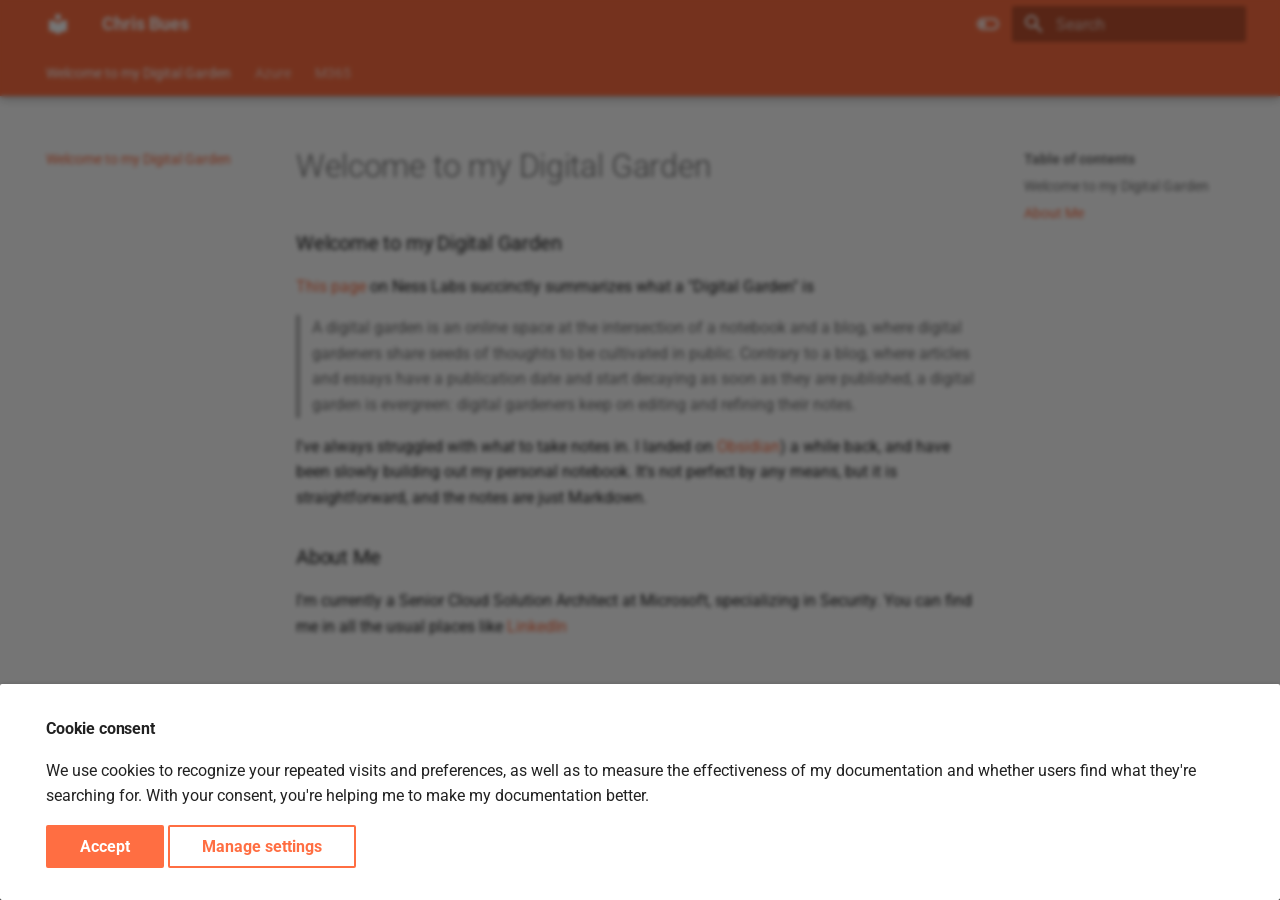
<file: index.html>
<!doctype html>
<html lang="en" class="no-js">
  <head>
    
      <meta charset="utf-8">
      <meta name="viewport" content="width=device-width,initial-scale=1">
      
        <meta name="description" content="My digital garden">
      
      
      
        <link rel="canonical" href="https://www.chrisbues.com/">
      
      
      
        <link rel="next" href="Azure/Creating%20a%20Basic%20VPN%20Gateway/">
      
      
      <link rel="icon" href="assets/images/favicon.png">
      <meta name="generator" content="mkdocs-1.5.3, mkdocs-material-9.4.7">
    
    
      
        <title>Welcome to my Digital Garden - Chris Bues</title>
      
    
    
      <link rel="stylesheet" href="assets/stylesheets/main.4b4a2bd9.min.css">
      
        
        <link rel="stylesheet" href="assets/stylesheets/palette.356b1318.min.css">
      
      


    
    
      
    
    
      
        
        
        <link rel="preconnect" href="https://fonts.gstatic.com" crossorigin>
        <link rel="stylesheet" href="https://fonts.googleapis.com/css?family=Roboto:300,300i,400,400i,700,700i%7CRoboto+Mono:400,400i,700,700i&display=fallback">
        <style>:root{--md-text-font:"Roboto";--md-code-font:"Roboto Mono"}</style>
      
    
    
    <script>__md_scope=new URL(".",location),__md_hash=e=>[...e].reduce((e,_)=>(e<<5)-e+_.charCodeAt(0),0),__md_get=(e,_=localStorage,t=__md_scope)=>JSON.parse(_.getItem(t.pathname+"."+e)),__md_set=(e,_,t=localStorage,a=__md_scope)=>{try{t.setItem(a.pathname+"."+e,JSON.stringify(_))}catch(e){}}</script>
    
      
  


  
  

<script id="__analytics">function __md_analytics(){function n(){dataLayer.push(arguments)}window.dataLayer=window.dataLayer||[],n("js",new Date),n("config","G-4EP6NGCTL3"),document.addEventListener("DOMContentLoaded",function(){document.forms.search&&document.forms.search.query.addEventListener("blur",function(){this.value&&n("event","search",{search_term:this.value})}),document$.subscribe(function(){var a=document.forms.feedback;if(void 0!==a)for(var e of a.querySelectorAll("[type=submit]"))e.addEventListener("click",function(e){e.preventDefault();var t=document.location.pathname,e=this.getAttribute("data-md-value");n("event","feedback",{page:t,data:e}),a.firstElementChild.disabled=!0;e=a.querySelector(".md-feedback__note [data-md-value='"+e+"']");e&&(e.hidden=!1)}),a.hidden=!1}),location$.subscribe(function(e){n("config","G-4EP6NGCTL3",{page_path:e.pathname})})});var e=document.createElement("script");e.async=!0,e.src="https://www.googletagmanager.com/gtag/js?id=G-4EP6NGCTL3",document.getElementById("__analytics").insertAdjacentElement("afterEnd",e)}</script>
  
    <script>var consent;"undefined"==typeof __md_analytics||(consent=__md_get("__consent"))&&consent.analytics&&__md_analytics()</script>
  

    
    
    
  </head>
  
  
    
    
      
    
    
    
    
    <body dir="ltr" data-md-color-scheme="default" data-md-color-primary="deep-orange" data-md-color-accent="indigo">
  
    
    
      <script>var palette=__md_get("__palette");if(palette&&"object"==typeof palette.color)for(var key of Object.keys(palette.color))document.body.setAttribute("data-md-color-"+key,palette.color[key])</script>
    
    <input class="md-toggle" data-md-toggle="drawer" type="checkbox" id="__drawer" autocomplete="off">
    <input class="md-toggle" data-md-toggle="search" type="checkbox" id="__search" autocomplete="off">
    <label class="md-overlay" for="__drawer"></label>
    <div data-md-component="skip">
      
        
        <a href="#welcome-to-my-digital-garden" class="md-skip">
          Skip to content
        </a>
      
    </div>
    <div data-md-component="announce">
      
    </div>
    
    
      

  

<header class="md-header md-header--shadow md-header--lifted" data-md-component="header">
  <nav class="md-header__inner md-grid" aria-label="Header">
    <a href="." title="Chris Bues" class="md-header__button md-logo" aria-label="Chris Bues" data-md-component="logo">
      
  
  <svg xmlns="http://www.w3.org/2000/svg" viewBox="0 0 24 24"><path d="M12 8a3 3 0 0 0 3-3 3 3 0 0 0-3-3 3 3 0 0 0-3 3 3 3 0 0 0 3 3m0 3.54C9.64 9.35 6.5 8 3 8v11c3.5 0 6.64 1.35 9 3.54 2.36-2.19 5.5-3.54 9-3.54V8c-3.5 0-6.64 1.35-9 3.54Z"/></svg>

    </a>
    <label class="md-header__button md-icon" for="__drawer">
      
      <svg xmlns="http://www.w3.org/2000/svg" viewBox="0 0 24 24"><path d="M3 6h18v2H3V6m0 5h18v2H3v-2m0 5h18v2H3v-2Z"/></svg>
    </label>
    <div class="md-header__title" data-md-component="header-title">
      <div class="md-header__ellipsis">
        <div class="md-header__topic">
          <span class="md-ellipsis">
            Chris Bues
          </span>
        </div>
        <div class="md-header__topic" data-md-component="header-topic">
          <span class="md-ellipsis">
            
              Welcome to my Digital Garden
            
          </span>
        </div>
      </div>
    </div>
    
      
        <form class="md-header__option" data-md-component="palette">
  
    
    
    
    <input class="md-option" data-md-color-media="(prefers-color-scheme: light)" data-md-color-scheme="default" data-md-color-primary="deep-orange" data-md-color-accent="indigo"  aria-label="Switch to dark mode"  type="radio" name="__palette" id="__palette_1">
    
      <label class="md-header__button md-icon" title="Switch to dark mode" for="__palette_2" hidden>
        <svg xmlns="http://www.w3.org/2000/svg" viewBox="0 0 24 24"><path d="M17 6H7c-3.31 0-6 2.69-6 6s2.69 6 6 6h10c3.31 0 6-2.69 6-6s-2.69-6-6-6zm0 10H7c-2.21 0-4-1.79-4-4s1.79-4 4-4h10c2.21 0 4 1.79 4 4s-1.79 4-4 4zM7 9c-1.66 0-3 1.34-3 3s1.34 3 3 3 3-1.34 3-3-1.34-3-3-3z"/></svg>
      </label>
    
  
    
    
    
    <input class="md-option" data-md-color-media="(prefers-color-scheme: dark)" data-md-color-scheme="slate" data-md-color-primary="deep-orange" data-md-color-accent="indigo"  aria-label="Switch to light mode"  type="radio" name="__palette" id="__palette_2">
    
      <label class="md-header__button md-icon" title="Switch to light mode" for="__palette_1" hidden>
        <svg xmlns="http://www.w3.org/2000/svg" viewBox="0 0 24 24"><path d="M17 7H7a5 5 0 0 0-5 5 5 5 0 0 0 5 5h10a5 5 0 0 0 5-5 5 5 0 0 0-5-5m0 8a3 3 0 0 1-3-3 3 3 0 0 1 3-3 3 3 0 0 1 3 3 3 3 0 0 1-3 3Z"/></svg>
      </label>
    
  
</form>
      
    
    
    
      <label class="md-header__button md-icon" for="__search">
        
        <svg xmlns="http://www.w3.org/2000/svg" viewBox="0 0 24 24"><path d="M9.5 3A6.5 6.5 0 0 1 16 9.5c0 1.61-.59 3.09-1.56 4.23l.27.27h.79l5 5-1.5 1.5-5-5v-.79l-.27-.27A6.516 6.516 0 0 1 9.5 16 6.5 6.5 0 0 1 3 9.5 6.5 6.5 0 0 1 9.5 3m0 2C7 5 5 7 5 9.5S7 14 9.5 14 14 12 14 9.5 12 5 9.5 5Z"/></svg>
      </label>
      <div class="md-search" data-md-component="search" role="dialog">
  <label class="md-search__overlay" for="__search"></label>
  <div class="md-search__inner" role="search">
    <form class="md-search__form" name="search">
      <input type="text" class="md-search__input" name="query" aria-label="Search" placeholder="Search" autocapitalize="off" autocorrect="off" autocomplete="off" spellcheck="false" data-md-component="search-query" required>
      <label class="md-search__icon md-icon" for="__search">
        
        <svg xmlns="http://www.w3.org/2000/svg" viewBox="0 0 24 24"><path d="M9.5 3A6.5 6.5 0 0 1 16 9.5c0 1.61-.59 3.09-1.56 4.23l.27.27h.79l5 5-1.5 1.5-5-5v-.79l-.27-.27A6.516 6.516 0 0 1 9.5 16 6.5 6.5 0 0 1 3 9.5 6.5 6.5 0 0 1 9.5 3m0 2C7 5 5 7 5 9.5S7 14 9.5 14 14 12 14 9.5 12 5 9.5 5Z"/></svg>
        
        <svg xmlns="http://www.w3.org/2000/svg" viewBox="0 0 24 24"><path d="M20 11v2H8l5.5 5.5-1.42 1.42L4.16 12l7.92-7.92L13.5 5.5 8 11h12Z"/></svg>
      </label>
      <nav class="md-search__options" aria-label="Search">
        
        <button type="reset" class="md-search__icon md-icon" title="Clear" aria-label="Clear" tabindex="-1">
          
          <svg xmlns="http://www.w3.org/2000/svg" viewBox="0 0 24 24"><path d="M19 6.41 17.59 5 12 10.59 6.41 5 5 6.41 10.59 12 5 17.59 6.41 19 12 13.41 17.59 19 19 17.59 13.41 12 19 6.41Z"/></svg>
        </button>
      </nav>
      
        <div class="md-search__suggest" data-md-component="search-suggest"></div>
      
    </form>
    <div class="md-search__output">
      <div class="md-search__scrollwrap" data-md-scrollfix>
        <div class="md-search-result" data-md-component="search-result">
          <div class="md-search-result__meta">
            Initializing search
          </div>
          <ol class="md-search-result__list" role="presentation"></ol>
        </div>
      </div>
    </div>
  </div>
</div>
    
    
  </nav>
  
    
      
<nav class="md-tabs" aria-label="Tabs" data-md-component="tabs">
  <div class="md-grid">
    <ul class="md-tabs__list">
      
        
  
  
    
  
  
    <li class="md-tabs__item md-tabs__item--active">
      <a href="." class="md-tabs__link">
        
  
    
  
  Welcome to my Digital Garden

      </a>
    </li>
  

      
        
  
  
  
    
    
      <li class="md-tabs__item">
        <a href="Azure/Creating%20a%20Basic%20VPN%20Gateway/" class="md-tabs__link">
          
  
    
  
  Azure

        </a>
      </li>
    
  

      
        
  
  
  
    
    
      <li class="md-tabs__item">
        <a href="M365/Defender%20for%20Endpoint%20on%20iOS/" class="md-tabs__link">
          
  
    
  
  M365

        </a>
      </li>
    
  

      
    </ul>
  </div>
</nav>
    
  
</header>
    
    <div class="md-container" data-md-component="container">
      
      
        
      
      <main class="md-main" data-md-component="main">
        <div class="md-main__inner md-grid">
          
            
              
              <div class="md-sidebar md-sidebar--primary" data-md-component="sidebar" data-md-type="navigation" >
                <div class="md-sidebar__scrollwrap">
                  <div class="md-sidebar__inner">
                    


  


<nav class="md-nav md-nav--primary md-nav--lifted" aria-label="Navigation" data-md-level="0">
  <label class="md-nav__title" for="__drawer">
    <a href="." title="Chris Bues" class="md-nav__button md-logo" aria-label="Chris Bues" data-md-component="logo">
      
  
  <svg xmlns="http://www.w3.org/2000/svg" viewBox="0 0 24 24"><path d="M12 8a3 3 0 0 0 3-3 3 3 0 0 0-3-3 3 3 0 0 0-3 3 3 3 0 0 0 3 3m0 3.54C9.64 9.35 6.5 8 3 8v11c3.5 0 6.64 1.35 9 3.54 2.36-2.19 5.5-3.54 9-3.54V8c-3.5 0-6.64 1.35-9 3.54Z"/></svg>

    </a>
    Chris Bues
  </label>
  
  <ul class="md-nav__list" data-md-scrollfix>
    
      
      
  
  
    
  
  
    <li class="md-nav__item md-nav__item--active">
      
      <input class="md-nav__toggle md-toggle" type="checkbox" id="__toc">
      
      
      
        <label class="md-nav__link md-nav__link--active" for="__toc">
          
  
  <span class="md-ellipsis">
    Welcome to my Digital Garden
  </span>
  

          <span class="md-nav__icon md-icon"></span>
        </label>
      
      <a href="." class="md-nav__link md-nav__link--active">
        
  
  <span class="md-ellipsis">
    Welcome to my Digital Garden
  </span>
  

      </a>
      
        

<nav class="md-nav md-nav--secondary" aria-label="Table of contents">
  
  
  
  
    <label class="md-nav__title" for="__toc">
      <span class="md-nav__icon md-icon"></span>
      Table of contents
    </label>
    <ul class="md-nav__list" data-md-component="toc" data-md-scrollfix>
      
        <li class="md-nav__item">
  <a href="#welcome-to-my-digital-garden" class="md-nav__link">
    Welcome to my Digital Garden
  </a>
  
</li>
      
        <li class="md-nav__item">
  <a href="#about-me" class="md-nav__link">
    About Me
  </a>
  
</li>
      
    </ul>
  
</nav>
      
    </li>
  

    
      
      
  
  
  
    
    
      
        
      
    
    
    
    
      
      
    
    <li class="md-nav__item md-nav__item--section md-nav__item--nested">
      
        
        
        
          
        
        <input class="md-nav__toggle md-toggle md-toggle--indeterminate" type="checkbox" id="__nav_2" >
        
          
          <label class="md-nav__link" for="__nav_2" id="__nav_2_label" tabindex="">
            
  
  <span class="md-ellipsis">
    Azure
  </span>
  

            <span class="md-nav__icon md-icon"></span>
          </label>
        
        <nav class="md-nav" data-md-level="1" aria-labelledby="__nav_2_label" aria-expanded="false">
          <label class="md-nav__title" for="__nav_2">
            <span class="md-nav__icon md-icon"></span>
            Azure
          </label>
          <ul class="md-nav__list" data-md-scrollfix>
            
              
                
  
  
  
    <li class="md-nav__item">
      <a href="Azure/Creating%20a%20Basic%20VPN%20Gateway/" class="md-nav__link">
        
  
  <span class="md-ellipsis">
    Creating a Basic VPN Gateway
  </span>
  

      </a>
    </li>
  

              
            
          </ul>
        </nav>
      
    </li>
  

    
      
      
  
  
  
    
    
      
        
      
        
      
    
    
    
    
      
      
    
    <li class="md-nav__item md-nav__item--section md-nav__item--nested">
      
        
        
        
          
        
        <input class="md-nav__toggle md-toggle md-toggle--indeterminate" type="checkbox" id="__nav_3" >
        
          
          <label class="md-nav__link" for="__nav_3" id="__nav_3_label" tabindex="">
            
  
  <span class="md-ellipsis">
    M365
  </span>
  

            <span class="md-nav__icon md-icon"></span>
          </label>
        
        <nav class="md-nav" data-md-level="1" aria-labelledby="__nav_3_label" aria-expanded="false">
          <label class="md-nav__title" for="__nav_3">
            <span class="md-nav__icon md-icon"></span>
            M365
          </label>
          <ul class="md-nav__list" data-md-scrollfix>
            
              
                
  
  
  
    <li class="md-nav__item">
      <a href="M365/Defender%20for%20Endpoint%20on%20iOS/" class="md-nav__link">
        
  
  <span class="md-ellipsis">
    Defender for Endpoint on iOS
  </span>
  

      </a>
    </li>
  

              
            
              
                
  
  
  
    <li class="md-nav__item">
      <a href="M365/Fresh%20Tenant%20Setup/" class="md-nav__link">
        
  
  <span class="md-ellipsis">
    Fresh Tenant Setup
  </span>
  

      </a>
    </li>
  

              
            
          </ul>
        </nav>
      
    </li>
  

    
  </ul>
</nav>
                  </div>
                </div>
              </div>
            
            
              
              <div class="md-sidebar md-sidebar--secondary" data-md-component="sidebar" data-md-type="toc" >
                <div class="md-sidebar__scrollwrap">
                  <div class="md-sidebar__inner">
                    

<nav class="md-nav md-nav--secondary" aria-label="Table of contents">
  
  
  
  
    <label class="md-nav__title" for="__toc">
      <span class="md-nav__icon md-icon"></span>
      Table of contents
    </label>
    <ul class="md-nav__list" data-md-component="toc" data-md-scrollfix>
      
        <li class="md-nav__item">
  <a href="#welcome-to-my-digital-garden" class="md-nav__link">
    Welcome to my Digital Garden
  </a>
  
</li>
      
        <li class="md-nav__item">
  <a href="#about-me" class="md-nav__link">
    About Me
  </a>
  
</li>
      
    </ul>
  
</nav>
                  </div>
                </div>
              </div>
            
          
          
            <div class="md-content" data-md-component="content">
              <article class="md-content__inner md-typeset">
                
                  


  <h1>Welcome to my Digital Garden</h1>

<h3 id="welcome-to-my-digital-garden">Welcome to my Digital Garden<a class="headerlink" href="#welcome-to-my-digital-garden" title="Permanent link">&para;</a></h3>
<p><a href="https://nesslabs.com/digital-garden-set-up">This page</a> on Ness Labs succinctly summarizes what a "Digital Garden" is</p>
<blockquote>
<p>A digital garden is an online space at the intersection of a notebook and a blog, where digital gardeners share seeds of thoughts to be cultivated in public. Contrary to a blog, where articles and essays have a publication date and start decaying as soon as they are published, a digital garden is evergreen: digital gardeners keep on editing and refining their notes.</p>
</blockquote>
<p>I've always struggled with <em>what</em> to take notes in. I landed on <a href="https://obsidian.md/">Obsidian</a>) a while back, and have been slowly building out my personal notebook. It's not perfect by any means, but it is straightforward, and the notes are just Markdown.</p>
<h3 id="about-me">About Me<a class="headerlink" href="#about-me" title="Permanent link">&para;</a></h3>
<p>I'm currently a Senior Cloud Solution Architect at Microsoft, specializing in Security. You can find me in all the usual places like <a href="https://www.linkedin.com/in/chrisbues/">LinkedIn</a></p>


  




                
              </article>
            </div>
          
          
        </div>
        
          <button type="button" class="md-top md-icon" data-md-component="top" hidden>
  
  <svg xmlns="http://www.w3.org/2000/svg" viewBox="0 0 24 24"><path d="M13 20h-2V8l-5.5 5.5-1.42-1.42L12 4.16l7.92 7.92-1.42 1.42L13 8v12Z"/></svg>
  Back to top
</button>
        
      </main>
      
        <footer class="md-footer">
  
    
      
      <nav class="md-footer__inner md-grid" aria-label="Footer" >
        
        
          
          <a href="Azure/Creating%20a%20Basic%20VPN%20Gateway/" class="md-footer__link md-footer__link--next" aria-label="Next: Creating a Basic VPN Gateway">
            <div class="md-footer__title">
              <span class="md-footer__direction">
                Next
              </span>
              <div class="md-ellipsis">
                Creating a Basic VPN Gateway
              </div>
            </div>
            <div class="md-footer__button md-icon">
              
              <svg xmlns="http://www.w3.org/2000/svg" viewBox="0 0 24 24"><path d="M4 11v2h12l-5.5 5.5 1.42 1.42L19.84 12l-7.92-7.92L10.5 5.5 16 11H4Z"/></svg>
            </div>
          </a>
        
      </nav>
    
  
  <div class="md-footer-meta md-typeset">
    <div class="md-footer-meta__inner md-grid">
      <div class="md-copyright">
  
  
    Made with
    <a href="https://squidfunk.github.io/mkdocs-material/" target="_blank" rel="noopener">
      Material for MkDocs
    </a>
  
</div>
      
        <div class="md-social">
  
    
    
    
    
      
      
    
    <a href="https://fosstodon.org/@squidfunk" target="_blank" rel="noopener" title="fosstodon.org" class="md-social__link">
      <svg xmlns="http://www.w3.org/2000/svg" viewBox="0 0 448 512"><!--! Font Awesome Free 6.4.2 by @fontawesome - https://fontawesome.com License - https://fontawesome.com/license/free (Icons: CC BY 4.0, Fonts: SIL OFL 1.1, Code: MIT License) Copyright 2023 Fonticons, Inc.--><path d="M416 32H31.9C14.3 32 0 46.5 0 64.3v383.4C0 465.5 14.3 480 31.9 480H416c17.6 0 32-14.5 32-32.3V64.3c0-17.8-14.4-32.3-32-32.3zM135.4 416H69V202.2h66.5V416zm-33.2-243c-21.3 0-38.5-17.3-38.5-38.5S80.9 96 102.2 96c21.2 0 38.5 17.3 38.5 38.5 0 21.3-17.2 38.5-38.5 38.5zm282.1 243h-66.4V312c0-24.8-.5-56.7-34.5-56.7-34.6 0-39.9 27-39.9 54.9V416h-66.4V202.2h63.7v29.2h.9c8.9-16.8 30.6-34.5 62.9-34.5 67.2 0 79.7 44.3 79.7 101.9V416z"/></svg>
    </a>
  
    
    
    
    
      
      
    
    <a href="https://github.com/chrisbues" target="_blank" rel="noopener" title="github.com" class="md-social__link">
      <svg xmlns="http://www.w3.org/2000/svg" viewBox="0 0 496 512"><!--! Font Awesome Free 6.4.2 by @fontawesome - https://fontawesome.com License - https://fontawesome.com/license/free (Icons: CC BY 4.0, Fonts: SIL OFL 1.1, Code: MIT License) Copyright 2023 Fonticons, Inc.--><path d="M165.9 397.4c0 2-2.3 3.6-5.2 3.6-3.3.3-5.6-1.3-5.6-3.6 0-2 2.3-3.6 5.2-3.6 3-.3 5.6 1.3 5.6 3.6zm-31.1-4.5c-.7 2 1.3 4.3 4.3 4.9 2.6 1 5.6 0 6.2-2s-1.3-4.3-4.3-5.2c-2.6-.7-5.5.3-6.2 2.3zm44.2-1.7c-2.9.7-4.9 2.6-4.6 4.9.3 2 2.9 3.3 5.9 2.6 2.9-.7 4.9-2.6 4.6-4.6-.3-1.9-3-3.2-5.9-2.9zM244.8 8C106.1 8 0 113.3 0 252c0 110.9 69.8 205.8 169.5 239.2 12.8 2.3 17.3-5.6 17.3-12.1 0-6.2-.3-40.4-.3-61.4 0 0-70 15-84.7-29.8 0 0-11.4-29.1-27.8-36.6 0 0-22.9-15.7 1.6-15.4 0 0 24.9 2 38.6 25.8 21.9 38.6 58.6 27.5 72.9 20.9 2.3-16 8.8-27.1 16-33.7-55.9-6.2-112.3-14.3-112.3-110.5 0-27.5 7.6-41.3 23.6-58.9-2.6-6.5-11.1-33.3 2.6-67.9 20.9-6.5 69 27 69 27 20-5.6 41.5-8.5 62.8-8.5s42.8 2.9 62.8 8.5c0 0 48.1-33.6 69-27 13.7 34.7 5.2 61.4 2.6 67.9 16 17.7 25.8 31.5 25.8 58.9 0 96.5-58.9 104.2-114.8 110.5 9.2 7.9 17 22.9 17 46.4 0 33.7-.3 75.4-.3 83.6 0 6.5 4.6 14.4 17.3 12.1C428.2 457.8 496 362.9 496 252 496 113.3 383.5 8 244.8 8zM97.2 352.9c-1.3 1-1 3.3.7 5.2 1.6 1.6 3.9 2.3 5.2 1 1.3-1 1-3.3-.7-5.2-1.6-1.6-3.9-2.3-5.2-1zm-10.8-8.1c-.7 1.3.3 2.9 2.3 3.9 1.6 1 3.6.7 4.3-.7.7-1.3-.3-2.9-2.3-3.9-2-.6-3.6-.3-4.3.7zm32.4 35.6c-1.6 1.3-1 4.3 1.3 6.2 2.3 2.3 5.2 2.6 6.5 1 1.3-1.3.7-4.3-1.3-6.2-2.2-2.3-5.2-2.6-6.5-1zm-11.4-14.7c-1.6 1-1.6 3.6 0 5.9 1.6 2.3 4.3 3.3 5.6 2.3 1.6-1.3 1.6-3.9 0-6.2-1.4-2.3-4-3.3-5.6-2z"/></svg>
    </a>
  
</div>
      
    </div>
  </div>
</footer>
      
    </div>
    <div class="md-dialog" data-md-component="dialog">
      <div class="md-dialog__inner md-typeset"></div>
    </div>
    
    
      <div class="md-consent" data-md-component="consent" id="__consent" hidden>
        <div class="md-consent__overlay"></div>
        <aside class="md-consent__inner">
          <form class="md-consent__form md-grid md-typeset" name="consent">
            

  
    
  




  


<h4>Cookie consent</h4>
<p>We use cookies to recognize your repeated visits and preferences, as well as to measure the effectiveness of my documentation and whether users find what they're searching for. With your consent, you're helping me to make my documentation better.</p>
<input class="md-toggle" type="checkbox" id="__settings" >
<div class="md-consent__settings">
  <ul class="task-list">
    
      
      
        
        
      
      <li class="task-list-item">
        <label class="task-list-control">
          <input type="checkbox" name="analytics" checked>
          <span class="task-list-indicator"></span>
          Google Analytics
        </label>
      </li>
    
  </ul>
</div>
<div class="md-consent__controls">
  
    
      <button class="md-button md-button--primary">Accept</button>
    
    
    
  
    
    
    
      <label class="md-button" for="__settings">Manage settings</label>
    
  
</div>
          </form>
        </aside>
      </div>
      <script>var consent=__md_get("__consent");if(consent)for(var input of document.forms.consent.elements)input.name&&(input.checked=consent[input.name]||!1);else"file:"!==location.protocol&&setTimeout(function(){document.querySelector("[data-md-component=consent]").hidden=!1},250);var action,form=document.forms.consent;for(action of["submit","reset"])form.addEventListener(action,function(e){if(e.preventDefault(),"reset"===e.type)for(var n of document.forms.consent.elements)n.name&&(n.checked=!1);__md_set("__consent",Object.fromEntries(Array.from(new FormData(form).keys()).map(function(e){return[e,!0]}))),location.hash="",location.reload()})</script>
    
    <script id="__config" type="application/json">{"base": ".", "features": ["navigation.instant", "navigation.indexes", "navigation.tracking", "navigation.expand", "navigation.top", "navigation.tabs", "navigation.tabs.sticky", "navigation.sections", "navigation.footer", "search.suggest", "search.highlight", "content.code.copy", "content.code.select"], "search": "assets/javascripts/workers/search.f886a092.min.js", "translations": {"clipboard.copied": "Copied to clipboard", "clipboard.copy": "Copy to clipboard", "search.result.more.one": "1 more on this page", "search.result.more.other": "# more on this page", "search.result.none": "No matching documents", "search.result.one": "1 matching document", "search.result.other": "# matching documents", "search.result.placeholder": "Type to start searching", "search.result.term.missing": "Missing", "select.version": "Select version"}}</script>
    
    
      <script src="assets/javascripts/bundle.aecac24b.min.js"></script>
      
    
  </body>
</html>
</file>
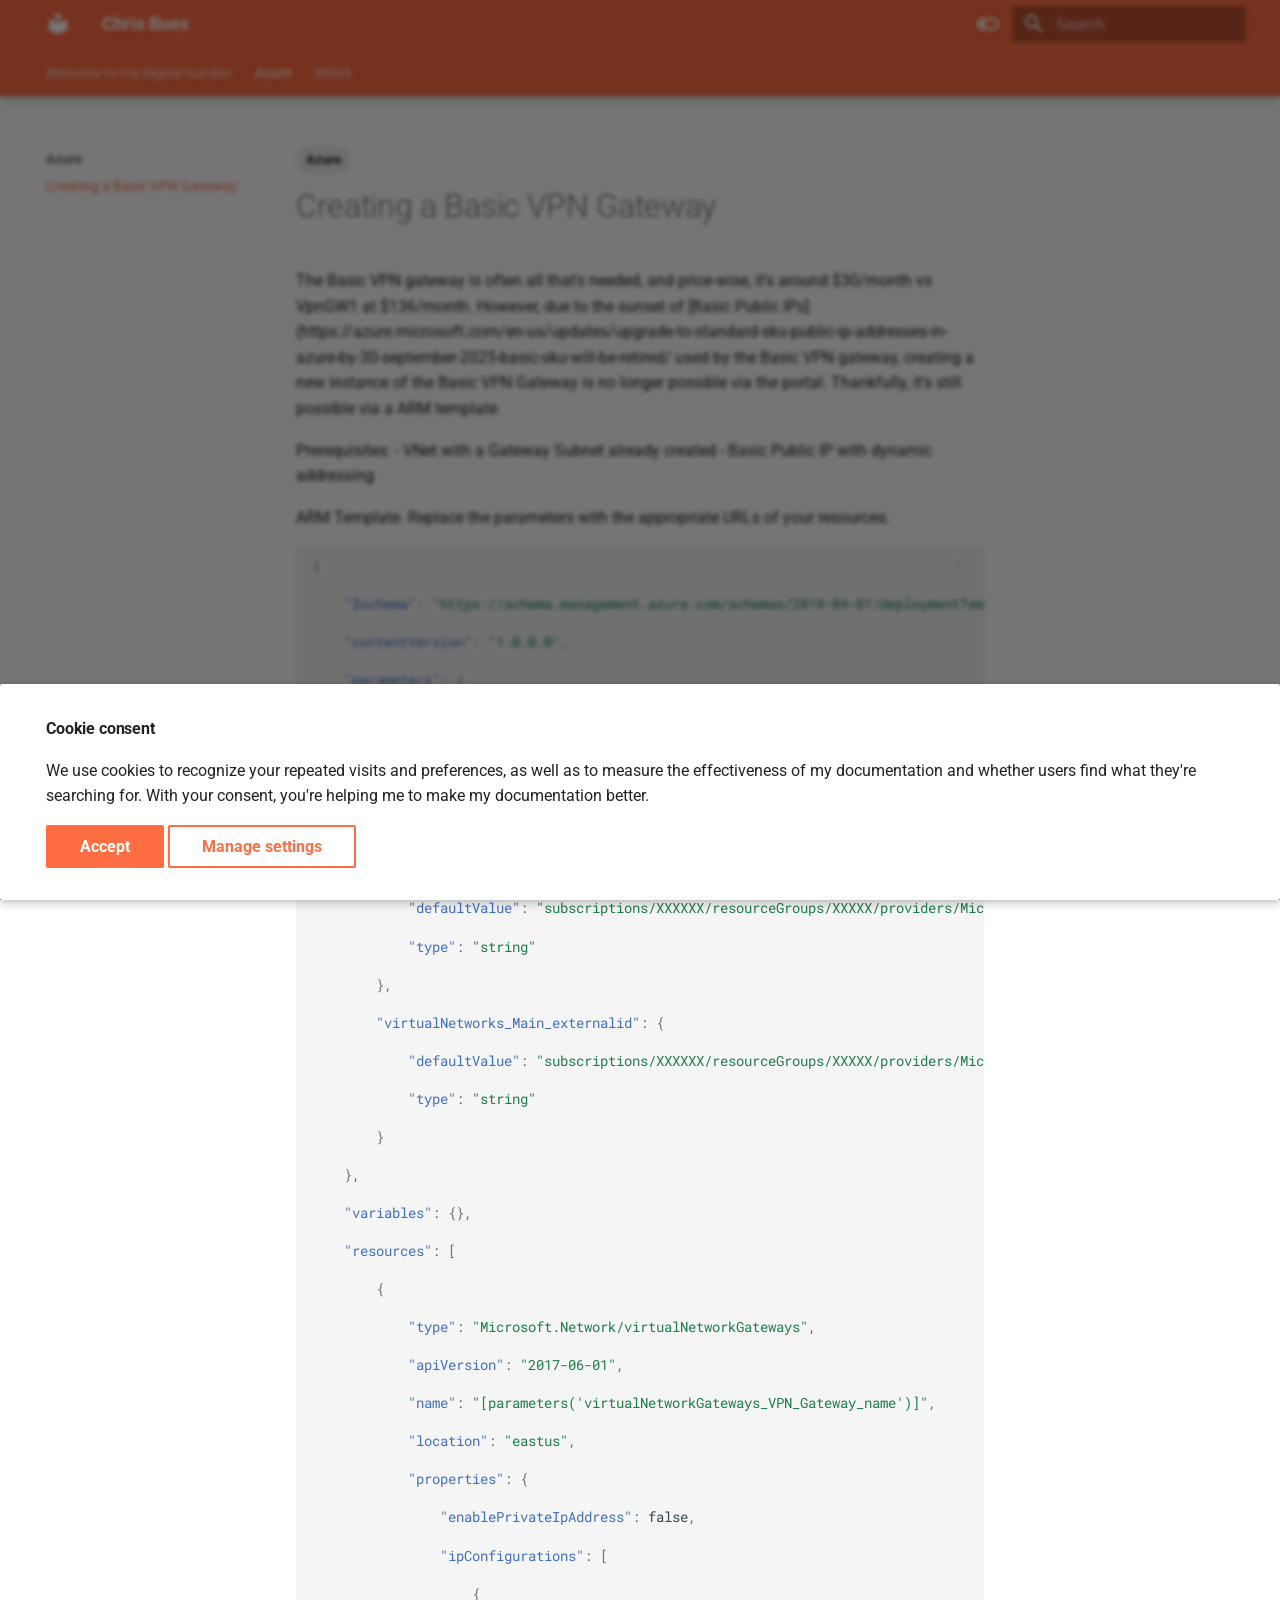
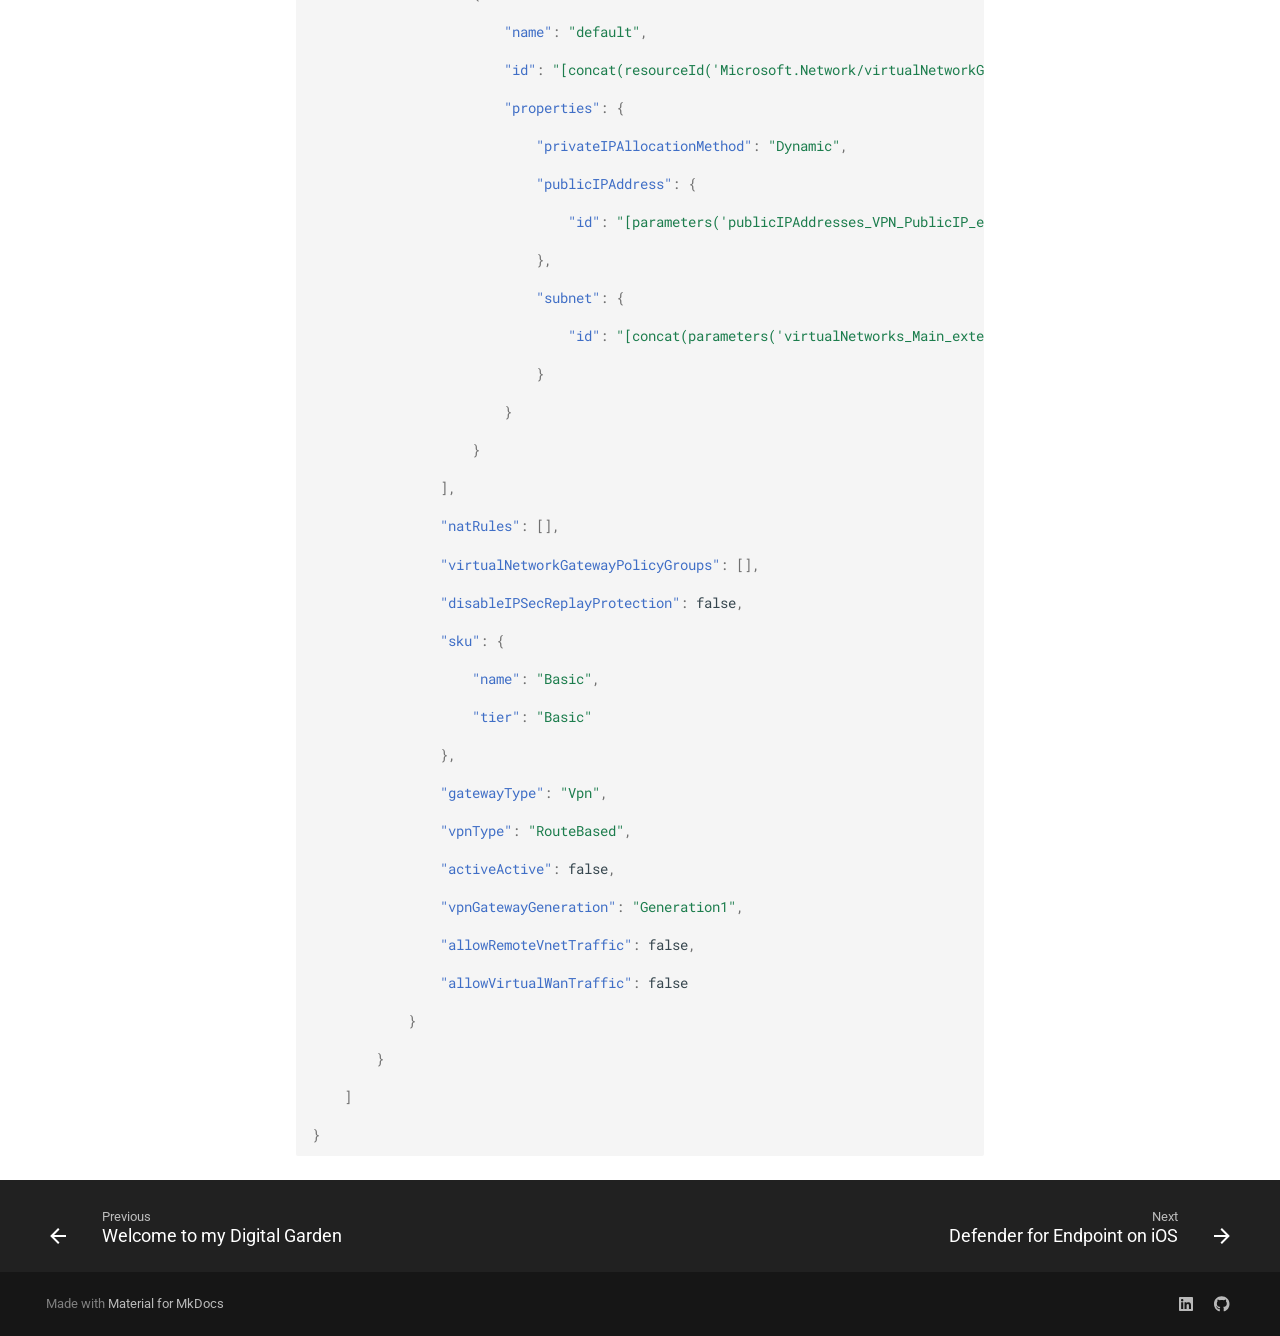
<file: Azure/Creating a Basic VPN Gateway/index.html>
<!doctype html>
<html lang="en" class="no-js">
  <head>
    
      <meta charset="utf-8">
      <meta name="viewport" content="width=device-width,initial-scale=1">
      
        <meta name="description" content="My digital garden">
      
      
      
        <link rel="canonical" href="https://www.chrisbues.com/Azure/Creating%20a%20Basic%20VPN%20Gateway/">
      
      
        <link rel="prev" href="../..">
      
      
        <link rel="next" href="../../M365/Defender%20for%20Endpoint%20on%20iOS/">
      
      
      <link rel="icon" href="../../assets/images/favicon.png">
      <meta name="generator" content="mkdocs-1.5.3, mkdocs-material-9.4.7">
    
    
      
        <title>Creating a Basic VPN Gateway - Chris Bues</title>
      
    
    
      <link rel="stylesheet" href="../../assets/stylesheets/main.4b4a2bd9.min.css">
      
        
        <link rel="stylesheet" href="../../assets/stylesheets/palette.356b1318.min.css">
      
      


    
    
      
    
    
      
        
        
        <link rel="preconnect" href="https://fonts.gstatic.com" crossorigin>
        <link rel="stylesheet" href="https://fonts.googleapis.com/css?family=Roboto:300,300i,400,400i,700,700i%7CRoboto+Mono:400,400i,700,700i&display=fallback">
        <style>:root{--md-text-font:"Roboto";--md-code-font:"Roboto Mono"}</style>
      
    
    
    <script>__md_scope=new URL("../..",location),__md_hash=e=>[...e].reduce((e,_)=>(e<<5)-e+_.charCodeAt(0),0),__md_get=(e,_=localStorage,t=__md_scope)=>JSON.parse(_.getItem(t.pathname+"."+e)),__md_set=(e,_,t=localStorage,a=__md_scope)=>{try{t.setItem(a.pathname+"."+e,JSON.stringify(_))}catch(e){}}</script>
    
      
  


  
  

<script id="__analytics">function __md_analytics(){function n(){dataLayer.push(arguments)}window.dataLayer=window.dataLayer||[],n("js",new Date),n("config","G-4EP6NGCTL3"),document.addEventListener("DOMContentLoaded",function(){document.forms.search&&document.forms.search.query.addEventListener("blur",function(){this.value&&n("event","search",{search_term:this.value})}),document$.subscribe(function(){var a=document.forms.feedback;if(void 0!==a)for(var e of a.querySelectorAll("[type=submit]"))e.addEventListener("click",function(e){e.preventDefault();var t=document.location.pathname,e=this.getAttribute("data-md-value");n("event","feedback",{page:t,data:e}),a.firstElementChild.disabled=!0;e=a.querySelector(".md-feedback__note [data-md-value='"+e+"']");e&&(e.hidden=!1)}),a.hidden=!1}),location$.subscribe(function(e){n("config","G-4EP6NGCTL3",{page_path:e.pathname})})});var e=document.createElement("script");e.async=!0,e.src="https://www.googletagmanager.com/gtag/js?id=G-4EP6NGCTL3",document.getElementById("__analytics").insertAdjacentElement("afterEnd",e)}</script>
  
    <script>var consent;"undefined"==typeof __md_analytics||(consent=__md_get("__consent"))&&consent.analytics&&__md_analytics()</script>
  

    
    
    
  </head>
  
  
    
    
      
    
    
    
    
    <body dir="ltr" data-md-color-scheme="default" data-md-color-primary="deep-orange" data-md-color-accent="indigo">
  
    
    
      <script>var palette=__md_get("__palette");if(palette&&"object"==typeof palette.color)for(var key of Object.keys(palette.color))document.body.setAttribute("data-md-color-"+key,palette.color[key])</script>
    
    <input class="md-toggle" data-md-toggle="drawer" type="checkbox" id="__drawer" autocomplete="off">
    <input class="md-toggle" data-md-toggle="search" type="checkbox" id="__search" autocomplete="off">
    <label class="md-overlay" for="__drawer"></label>
    <div data-md-component="skip">
      
    </div>
    <div data-md-component="announce">
      
    </div>
    
    
      

  

<header class="md-header md-header--shadow md-header--lifted" data-md-component="header">
  <nav class="md-header__inner md-grid" aria-label="Header">
    <a href="../.." title="Chris Bues" class="md-header__button md-logo" aria-label="Chris Bues" data-md-component="logo">
      
  
  <svg xmlns="http://www.w3.org/2000/svg" viewBox="0 0 24 24"><path d="M12 8a3 3 0 0 0 3-3 3 3 0 0 0-3-3 3 3 0 0 0-3 3 3 3 0 0 0 3 3m0 3.54C9.64 9.35 6.5 8 3 8v11c3.5 0 6.64 1.35 9 3.54 2.36-2.19 5.5-3.54 9-3.54V8c-3.5 0-6.64 1.35-9 3.54Z"/></svg>

    </a>
    <label class="md-header__button md-icon" for="__drawer">
      
      <svg xmlns="http://www.w3.org/2000/svg" viewBox="0 0 24 24"><path d="M3 6h18v2H3V6m0 5h18v2H3v-2m0 5h18v2H3v-2Z"/></svg>
    </label>
    <div class="md-header__title" data-md-component="header-title">
      <div class="md-header__ellipsis">
        <div class="md-header__topic">
          <span class="md-ellipsis">
            Chris Bues
          </span>
        </div>
        <div class="md-header__topic" data-md-component="header-topic">
          <span class="md-ellipsis">
            
              Creating a Basic VPN Gateway
            
          </span>
        </div>
      </div>
    </div>
    
      
        <form class="md-header__option" data-md-component="palette">
  
    
    
    
    <input class="md-option" data-md-color-media="(prefers-color-scheme: light)" data-md-color-scheme="default" data-md-color-primary="deep-orange" data-md-color-accent="indigo"  aria-label="Switch to dark mode"  type="radio" name="__palette" id="__palette_1">
    
      <label class="md-header__button md-icon" title="Switch to dark mode" for="__palette_2" hidden>
        <svg xmlns="http://www.w3.org/2000/svg" viewBox="0 0 24 24"><path d="M17 6H7c-3.31 0-6 2.69-6 6s2.69 6 6 6h10c3.31 0 6-2.69 6-6s-2.69-6-6-6zm0 10H7c-2.21 0-4-1.79-4-4s1.79-4 4-4h10c2.21 0 4 1.79 4 4s-1.79 4-4 4zM7 9c-1.66 0-3 1.34-3 3s1.34 3 3 3 3-1.34 3-3-1.34-3-3-3z"/></svg>
      </label>
    
  
    
    
    
    <input class="md-option" data-md-color-media="(prefers-color-scheme: dark)" data-md-color-scheme="slate" data-md-color-primary="deep-orange" data-md-color-accent="indigo"  aria-label="Switch to light mode"  type="radio" name="__palette" id="__palette_2">
    
      <label class="md-header__button md-icon" title="Switch to light mode" for="__palette_1" hidden>
        <svg xmlns="http://www.w3.org/2000/svg" viewBox="0 0 24 24"><path d="M17 7H7a5 5 0 0 0-5 5 5 5 0 0 0 5 5h10a5 5 0 0 0 5-5 5 5 0 0 0-5-5m0 8a3 3 0 0 1-3-3 3 3 0 0 1 3-3 3 3 0 0 1 3 3 3 3 0 0 1-3 3Z"/></svg>
      </label>
    
  
</form>
      
    
    
    
      <label class="md-header__button md-icon" for="__search">
        
        <svg xmlns="http://www.w3.org/2000/svg" viewBox="0 0 24 24"><path d="M9.5 3A6.5 6.5 0 0 1 16 9.5c0 1.61-.59 3.09-1.56 4.23l.27.27h.79l5 5-1.5 1.5-5-5v-.79l-.27-.27A6.516 6.516 0 0 1 9.5 16 6.5 6.5 0 0 1 3 9.5 6.5 6.5 0 0 1 9.5 3m0 2C7 5 5 7 5 9.5S7 14 9.5 14 14 12 14 9.5 12 5 9.5 5Z"/></svg>
      </label>
      <div class="md-search" data-md-component="search" role="dialog">
  <label class="md-search__overlay" for="__search"></label>
  <div class="md-search__inner" role="search">
    <form class="md-search__form" name="search">
      <input type="text" class="md-search__input" name="query" aria-label="Search" placeholder="Search" autocapitalize="off" autocorrect="off" autocomplete="off" spellcheck="false" data-md-component="search-query" required>
      <label class="md-search__icon md-icon" for="__search">
        
        <svg xmlns="http://www.w3.org/2000/svg" viewBox="0 0 24 24"><path d="M9.5 3A6.5 6.5 0 0 1 16 9.5c0 1.61-.59 3.09-1.56 4.23l.27.27h.79l5 5-1.5 1.5-5-5v-.79l-.27-.27A6.516 6.516 0 0 1 9.5 16 6.5 6.5 0 0 1 3 9.5 6.5 6.5 0 0 1 9.5 3m0 2C7 5 5 7 5 9.5S7 14 9.5 14 14 12 14 9.5 12 5 9.5 5Z"/></svg>
        
        <svg xmlns="http://www.w3.org/2000/svg" viewBox="0 0 24 24"><path d="M20 11v2H8l5.5 5.5-1.42 1.42L4.16 12l7.92-7.92L13.5 5.5 8 11h12Z"/></svg>
      </label>
      <nav class="md-search__options" aria-label="Search">
        
        <button type="reset" class="md-search__icon md-icon" title="Clear" aria-label="Clear" tabindex="-1">
          
          <svg xmlns="http://www.w3.org/2000/svg" viewBox="0 0 24 24"><path d="M19 6.41 17.59 5 12 10.59 6.41 5 5 6.41 10.59 12 5 17.59 6.41 19 12 13.41 17.59 19 19 17.59 13.41 12 19 6.41Z"/></svg>
        </button>
      </nav>
      
        <div class="md-search__suggest" data-md-component="search-suggest"></div>
      
    </form>
    <div class="md-search__output">
      <div class="md-search__scrollwrap" data-md-scrollfix>
        <div class="md-search-result" data-md-component="search-result">
          <div class="md-search-result__meta">
            Initializing search
          </div>
          <ol class="md-search-result__list" role="presentation"></ol>
        </div>
      </div>
    </div>
  </div>
</div>
    
    
  </nav>
  
    
      
<nav class="md-tabs" aria-label="Tabs" data-md-component="tabs">
  <div class="md-grid">
    <ul class="md-tabs__list">
      
        
  
  
  
    <li class="md-tabs__item">
      <a href="../.." class="md-tabs__link">
        
  
    
  
  Welcome to my Digital Garden

      </a>
    </li>
  

      
        
  
  
    
  
  
    
    
      <li class="md-tabs__item md-tabs__item--active">
        <a href="./" class="md-tabs__link">
          
  
    
  
  Azure

        </a>
      </li>
    
  

      
        
  
  
  
    
    
      <li class="md-tabs__item">
        <a href="../../M365/Defender%20for%20Endpoint%20on%20iOS/" class="md-tabs__link">
          
  
    
  
  M365

        </a>
      </li>
    
  

      
    </ul>
  </div>
</nav>
    
  
</header>
    
    <div class="md-container" data-md-component="container">
      
      
        
      
      <main class="md-main" data-md-component="main">
        <div class="md-main__inner md-grid">
          
            
              
              <div class="md-sidebar md-sidebar--primary" data-md-component="sidebar" data-md-type="navigation" >
                <div class="md-sidebar__scrollwrap">
                  <div class="md-sidebar__inner">
                    


  


<nav class="md-nav md-nav--primary md-nav--lifted" aria-label="Navigation" data-md-level="0">
  <label class="md-nav__title" for="__drawer">
    <a href="../.." title="Chris Bues" class="md-nav__button md-logo" aria-label="Chris Bues" data-md-component="logo">
      
  
  <svg xmlns="http://www.w3.org/2000/svg" viewBox="0 0 24 24"><path d="M12 8a3 3 0 0 0 3-3 3 3 0 0 0-3-3 3 3 0 0 0-3 3 3 3 0 0 0 3 3m0 3.54C9.64 9.35 6.5 8 3 8v11c3.5 0 6.64 1.35 9 3.54 2.36-2.19 5.5-3.54 9-3.54V8c-3.5 0-6.64 1.35-9 3.54Z"/></svg>

    </a>
    Chris Bues
  </label>
  
  <ul class="md-nav__list" data-md-scrollfix>
    
      
      
  
  
  
    <li class="md-nav__item">
      <a href="../.." class="md-nav__link">
        
  
  <span class="md-ellipsis">
    Welcome to my Digital Garden
  </span>
  

      </a>
    </li>
  

    
      
      
  
  
    
  
  
    
    
      
        
      
    
    
    
    
      
      
    
    <li class="md-nav__item md-nav__item--active md-nav__item--section md-nav__item--nested">
      
        
        
        
        <input class="md-nav__toggle md-toggle " type="checkbox" id="__nav_2" checked>
        
          
          <label class="md-nav__link" for="__nav_2" id="__nav_2_label" tabindex="">
            
  
  <span class="md-ellipsis">
    Azure
  </span>
  

            <span class="md-nav__icon md-icon"></span>
          </label>
        
        <nav class="md-nav" data-md-level="1" aria-labelledby="__nav_2_label" aria-expanded="true">
          <label class="md-nav__title" for="__nav_2">
            <span class="md-nav__icon md-icon"></span>
            Azure
          </label>
          <ul class="md-nav__list" data-md-scrollfix>
            
              
                
  
  
    
  
  
    <li class="md-nav__item md-nav__item--active">
      
      <input class="md-nav__toggle md-toggle" type="checkbox" id="__toc">
      
      
      
      <a href="./" class="md-nav__link md-nav__link--active">
        
  
  <span class="md-ellipsis">
    Creating a Basic VPN Gateway
  </span>
  

      </a>
      
    </li>
  

              
            
          </ul>
        </nav>
      
    </li>
  

    
      
      
  
  
  
    
    
      
        
      
        
      
    
    
    
    
      
      
    
    <li class="md-nav__item md-nav__item--section md-nav__item--nested">
      
        
        
        
          
        
        <input class="md-nav__toggle md-toggle md-toggle--indeterminate" type="checkbox" id="__nav_3" >
        
          
          <label class="md-nav__link" for="__nav_3" id="__nav_3_label" tabindex="">
            
  
  <span class="md-ellipsis">
    M365
  </span>
  

            <span class="md-nav__icon md-icon"></span>
          </label>
        
        <nav class="md-nav" data-md-level="1" aria-labelledby="__nav_3_label" aria-expanded="false">
          <label class="md-nav__title" for="__nav_3">
            <span class="md-nav__icon md-icon"></span>
            M365
          </label>
          <ul class="md-nav__list" data-md-scrollfix>
            
              
                
  
  
  
    <li class="md-nav__item">
      <a href="../../M365/Defender%20for%20Endpoint%20on%20iOS/" class="md-nav__link">
        
  
  <span class="md-ellipsis">
    Defender for Endpoint on iOS
  </span>
  

      </a>
    </li>
  

              
            
              
                
  
  
  
    <li class="md-nav__item">
      <a href="../../M365/Fresh%20Tenant%20Setup/" class="md-nav__link">
        
  
  <span class="md-ellipsis">
    Fresh Tenant Setup
  </span>
  

      </a>
    </li>
  

              
            
          </ul>
        </nav>
      
    </li>
  

    
  </ul>
</nav>
                  </div>
                </div>
              </div>
            
            
              
              <div class="md-sidebar md-sidebar--secondary" data-md-component="sidebar" data-md-type="toc" >
                <div class="md-sidebar__scrollwrap">
                  <div class="md-sidebar__inner">
                    

<nav class="md-nav md-nav--secondary" aria-label="Table of contents">
  
  
  
  
</nav>
                  </div>
                </div>
              </div>
            
          
          
            <div class="md-content" data-md-component="content">
              <article class="md-content__inner md-typeset">
                
                  
  
<nav class="md-tags" >
  
    
    
    
      <span class="md-tag">Azure</span>
    
  
</nav>



  <h1>Creating a Basic VPN Gateway</h1>

<p>The Basic VPN gateway is often all that's needed, and price-wise, it's around $30/month vs VpnGW1 at $136/month. However, due to the sunset of [Basic Public IPs] (https://azure.microsoft.com/en-us/updates/upgrade-to-standard-sku-public-ip-addresses-in-azure-by-30-september-2025-basic-sku-will-be-retired/  used by the Basic VPN gateway, creating a new instance of the Basic VPN Gateway is no longer possible via the portal. Thankfully, it's still possible via a ARM template.</p>
<p>Prerequisites:
- VNet with a Gateway Subnet already created
- Basic Public IP with dynamic addressing</p>
<p>ARM Template. Replace the parameters with the appropriate URLs of your resources.</p>
<div class="language-json highlight"><pre><span></span><code><span id="__span-0-1"><a id="__codelineno-0-1" name="__codelineno-0-1" href="#__codelineno-0-1"></a><span class="p">{</span>
</span><span id="__span-0-2"><a id="__codelineno-0-2" name="__codelineno-0-2" href="#__codelineno-0-2"></a>
</span><span id="__span-0-3"><a id="__codelineno-0-3" name="__codelineno-0-3" href="#__codelineno-0-3"></a><span class="err"> </span><span class="w"> </span><span class="err"> </span><span class="w"> </span><span class="nt">&quot;$schema&quot;</span><span class="p">:</span><span class="w"> </span><span class="s2">&quot;https://schema.management.azure.com/schemas/2019-04-01/deploymentTemplate.json#&quot;</span><span class="p">,</span>
</span><span id="__span-0-4"><a id="__codelineno-0-4" name="__codelineno-0-4" href="#__codelineno-0-4"></a>
</span><span id="__span-0-5"><a id="__codelineno-0-5" name="__codelineno-0-5" href="#__codelineno-0-5"></a><span class="err"> </span><span class="w"> </span><span class="err"> </span><span class="w"> </span><span class="nt">&quot;contentVersion&quot;</span><span class="p">:</span><span class="w"> </span><span class="s2">&quot;1.0.0.0&quot;</span><span class="p">,</span>
</span><span id="__span-0-6"><a id="__codelineno-0-6" name="__codelineno-0-6" href="#__codelineno-0-6"></a>
</span><span id="__span-0-7"><a id="__codelineno-0-7" name="__codelineno-0-7" href="#__codelineno-0-7"></a><span class="err"> </span><span class="w"> </span><span class="err"> </span><span class="w"> </span><span class="nt">&quot;parameters&quot;</span><span class="p">:</span><span class="w"> </span><span class="p">{</span>
</span><span id="__span-0-8"><a id="__codelineno-0-8" name="__codelineno-0-8" href="#__codelineno-0-8"></a>
</span><span id="__span-0-9"><a id="__codelineno-0-9" name="__codelineno-0-9" href="#__codelineno-0-9"></a><span class="err"> </span><span class="w"> </span><span class="err"> </span><span class="w"> </span><span class="err"> </span><span class="w"> </span><span class="err"> </span><span class="w"> </span><span class="nt">&quot;virtualNetworkGateways_VPN_Gateway_name&quot;</span><span class="p">:</span><span class="w"> </span><span class="p">{</span>
</span><span id="__span-0-10"><a id="__codelineno-0-10" name="__codelineno-0-10" href="#__codelineno-0-10"></a>
</span><span id="__span-0-11"><a id="__codelineno-0-11" name="__codelineno-0-11" href="#__codelineno-0-11"></a><span class="err"> </span><span class="w"> </span><span class="err"> </span><span class="w"> </span><span class="err"> </span><span class="w"> </span><span class="err"> </span><span class="w"> </span><span class="err"> </span><span class="w"> </span><span class="err"> </span><span class="w"> </span><span class="nt">&quot;defaultValue&quot;</span><span class="p">:</span><span class="w"> </span><span class="s2">&quot;VPN_Gateway_Basic&quot;</span><span class="p">,</span>
</span><span id="__span-0-12"><a id="__codelineno-0-12" name="__codelineno-0-12" href="#__codelineno-0-12"></a>
</span><span id="__span-0-13"><a id="__codelineno-0-13" name="__codelineno-0-13" href="#__codelineno-0-13"></a><span class="err"> </span><span class="w"> </span><span class="err"> </span><span class="w"> </span><span class="err"> </span><span class="w"> </span><span class="err"> </span><span class="w"> </span><span class="err"> </span><span class="w"> </span><span class="err"> </span><span class="w"> </span><span class="nt">&quot;type&quot;</span><span class="p">:</span><span class="w"> </span><span class="s2">&quot;string&quot;</span>
</span><span id="__span-0-14"><a id="__codelineno-0-14" name="__codelineno-0-14" href="#__codelineno-0-14"></a>
</span><span id="__span-0-15"><a id="__codelineno-0-15" name="__codelineno-0-15" href="#__codelineno-0-15"></a><span class="err"> </span><span class="w"> </span><span class="err"> </span><span class="w"> </span><span class="err"> </span><span class="w"> </span><span class="err"> </span><span class="w"> </span><span class="p">},</span>
</span><span id="__span-0-16"><a id="__codelineno-0-16" name="__codelineno-0-16" href="#__codelineno-0-16"></a>
</span><span id="__span-0-17"><a id="__codelineno-0-17" name="__codelineno-0-17" href="#__codelineno-0-17"></a><span class="err"> </span><span class="w"> </span><span class="err"> </span><span class="w"> </span><span class="err"> </span><span class="w"> </span><span class="err"> </span><span class="w"> </span><span class="nt">&quot;publicIPAddresses_VPN_PublicIP_externalid&quot;</span><span class="p">:</span><span class="w"> </span><span class="p">{</span>
</span><span id="__span-0-18"><a id="__codelineno-0-18" name="__codelineno-0-18" href="#__codelineno-0-18"></a>
</span><span id="__span-0-19"><a id="__codelineno-0-19" name="__codelineno-0-19" href="#__codelineno-0-19"></a><span class="err"> </span><span class="w"> </span><span class="err"> </span><span class="w"> </span><span class="err"> </span><span class="w"> </span><span class="err"> </span><span class="w"> </span><span class="err"> </span><span class="w"> </span><span class="err"> </span><span class="w"> </span><span class="nt">&quot;defaultValue&quot;</span><span class="p">:</span><span class="w"> </span><span class="s2">&quot;subscriptions/XXXXXX/resourceGroups/XXXXX/providers/Microsoft.Network/publicIPAddresses/XXXXX&quot;</span><span class="p">,</span>
</span><span id="__span-0-20"><a id="__codelineno-0-20" name="__codelineno-0-20" href="#__codelineno-0-20"></a>
</span><span id="__span-0-21"><a id="__codelineno-0-21" name="__codelineno-0-21" href="#__codelineno-0-21"></a><span class="err"> </span><span class="w"> </span><span class="err"> </span><span class="w"> </span><span class="err"> </span><span class="w"> </span><span class="err"> </span><span class="w"> </span><span class="err"> </span><span class="w"> </span><span class="err"> </span><span class="w"> </span><span class="nt">&quot;type&quot;</span><span class="p">:</span><span class="w"> </span><span class="s2">&quot;string&quot;</span>
</span><span id="__span-0-22"><a id="__codelineno-0-22" name="__codelineno-0-22" href="#__codelineno-0-22"></a>
</span><span id="__span-0-23"><a id="__codelineno-0-23" name="__codelineno-0-23" href="#__codelineno-0-23"></a><span class="err"> </span><span class="w"> </span><span class="err"> </span><span class="w"> </span><span class="err"> </span><span class="w"> </span><span class="err"> </span><span class="w"> </span><span class="p">},</span>
</span><span id="__span-0-24"><a id="__codelineno-0-24" name="__codelineno-0-24" href="#__codelineno-0-24"></a>
</span><span id="__span-0-25"><a id="__codelineno-0-25" name="__codelineno-0-25" href="#__codelineno-0-25"></a><span class="err"> </span><span class="w"> </span><span class="err"> </span><span class="w"> </span><span class="err"> </span><span class="w"> </span><span class="err"> </span><span class="w"> </span><span class="nt">&quot;virtualNetworks_Main_externalid&quot;</span><span class="p">:</span><span class="w"> </span><span class="p">{</span>
</span><span id="__span-0-26"><a id="__codelineno-0-26" name="__codelineno-0-26" href="#__codelineno-0-26"></a>
</span><span id="__span-0-27"><a id="__codelineno-0-27" name="__codelineno-0-27" href="#__codelineno-0-27"></a><span class="err"> </span><span class="w"> </span><span class="err"> </span><span class="w"> </span><span class="err"> </span><span class="w"> </span><span class="err"> </span><span class="w"> </span><span class="err"> </span><span class="w"> </span><span class="err"> </span><span class="w"> </span><span class="nt">&quot;defaultValue&quot;</span><span class="p">:</span><span class="w"> </span><span class="s2">&quot;subscriptions/XXXXXX/resourceGroups/XXXXX/providers/Microsoft.Network/virtualNetworks/XXXXX&quot;</span><span class="p">,</span>
</span><span id="__span-0-28"><a id="__codelineno-0-28" name="__codelineno-0-28" href="#__codelineno-0-28"></a>
</span><span id="__span-0-29"><a id="__codelineno-0-29" name="__codelineno-0-29" href="#__codelineno-0-29"></a><span class="err"> </span><span class="w"> </span><span class="err"> </span><span class="w"> </span><span class="err"> </span><span class="w"> </span><span class="err"> </span><span class="w"> </span><span class="err"> </span><span class="w"> </span><span class="err"> </span><span class="w"> </span><span class="nt">&quot;type&quot;</span><span class="p">:</span><span class="w"> </span><span class="s2">&quot;string&quot;</span>
</span><span id="__span-0-30"><a id="__codelineno-0-30" name="__codelineno-0-30" href="#__codelineno-0-30"></a>
</span><span id="__span-0-31"><a id="__codelineno-0-31" name="__codelineno-0-31" href="#__codelineno-0-31"></a><span class="err"> </span><span class="w"> </span><span class="err"> </span><span class="w"> </span><span class="err"> </span><span class="w"> </span><span class="err"> </span><span class="w"> </span><span class="p">}</span>
</span><span id="__span-0-32"><a id="__codelineno-0-32" name="__codelineno-0-32" href="#__codelineno-0-32"></a>
</span><span id="__span-0-33"><a id="__codelineno-0-33" name="__codelineno-0-33" href="#__codelineno-0-33"></a><span class="err"> </span><span class="w"> </span><span class="err"> </span><span class="w"> </span><span class="p">},</span>
</span><span id="__span-0-34"><a id="__codelineno-0-34" name="__codelineno-0-34" href="#__codelineno-0-34"></a>
</span><span id="__span-0-35"><a id="__codelineno-0-35" name="__codelineno-0-35" href="#__codelineno-0-35"></a><span class="err"> </span><span class="w"> </span><span class="err"> </span><span class="w"> </span><span class="nt">&quot;variables&quot;</span><span class="p">:</span><span class="w"> </span><span class="p">{},</span>
</span><span id="__span-0-36"><a id="__codelineno-0-36" name="__codelineno-0-36" href="#__codelineno-0-36"></a>
</span><span id="__span-0-37"><a id="__codelineno-0-37" name="__codelineno-0-37" href="#__codelineno-0-37"></a><span class="err"> </span><span class="w"> </span><span class="err"> </span><span class="w"> </span><span class="nt">&quot;resources&quot;</span><span class="p">:</span><span class="w"> </span><span class="p">[</span>
</span><span id="__span-0-38"><a id="__codelineno-0-38" name="__codelineno-0-38" href="#__codelineno-0-38"></a>
</span><span id="__span-0-39"><a id="__codelineno-0-39" name="__codelineno-0-39" href="#__codelineno-0-39"></a><span class="err"> </span><span class="w"> </span><span class="err"> </span><span class="w"> </span><span class="err"> </span><span class="w"> </span><span class="err"> </span><span class="w"> </span><span class="p">{</span>
</span><span id="__span-0-40"><a id="__codelineno-0-40" name="__codelineno-0-40" href="#__codelineno-0-40"></a>
</span><span id="__span-0-41"><a id="__codelineno-0-41" name="__codelineno-0-41" href="#__codelineno-0-41"></a><span class="err"> </span><span class="w"> </span><span class="err"> </span><span class="w"> </span><span class="err"> </span><span class="w"> </span><span class="err"> </span><span class="w"> </span><span class="err"> </span><span class="w"> </span><span class="err"> </span><span class="w"> </span><span class="nt">&quot;type&quot;</span><span class="p">:</span><span class="w"> </span><span class="s2">&quot;Microsoft.Network/virtualNetworkGateways&quot;</span><span class="p">,</span>
</span><span id="__span-0-42"><a id="__codelineno-0-42" name="__codelineno-0-42" href="#__codelineno-0-42"></a>
</span><span id="__span-0-43"><a id="__codelineno-0-43" name="__codelineno-0-43" href="#__codelineno-0-43"></a><span class="err"> </span><span class="w"> </span><span class="err"> </span><span class="w"> </span><span class="err"> </span><span class="w"> </span><span class="err"> </span><span class="w"> </span><span class="err"> </span><span class="w"> </span><span class="err"> </span><span class="w"> </span><span class="nt">&quot;apiVersion&quot;</span><span class="p">:</span><span class="w"> </span><span class="s2">&quot;2017-06-01&quot;</span><span class="p">,</span>
</span><span id="__span-0-44"><a id="__codelineno-0-44" name="__codelineno-0-44" href="#__codelineno-0-44"></a>
</span><span id="__span-0-45"><a id="__codelineno-0-45" name="__codelineno-0-45" href="#__codelineno-0-45"></a><span class="err"> </span><span class="w"> </span><span class="err"> </span><span class="w"> </span><span class="err"> </span><span class="w"> </span><span class="err"> </span><span class="w"> </span><span class="err"> </span><span class="w"> </span><span class="err"> </span><span class="w"> </span><span class="nt">&quot;name&quot;</span><span class="p">:</span><span class="w"> </span><span class="s2">&quot;[parameters(&#39;virtualNetworkGateways_VPN_Gateway_name&#39;)]&quot;</span><span class="p">,</span>
</span><span id="__span-0-46"><a id="__codelineno-0-46" name="__codelineno-0-46" href="#__codelineno-0-46"></a>
</span><span id="__span-0-47"><a id="__codelineno-0-47" name="__codelineno-0-47" href="#__codelineno-0-47"></a><span class="err"> </span><span class="w"> </span><span class="err"> </span><span class="w"> </span><span class="err"> </span><span class="w"> </span><span class="err"> </span><span class="w"> </span><span class="err"> </span><span class="w"> </span><span class="err"> </span><span class="w"> </span><span class="nt">&quot;location&quot;</span><span class="p">:</span><span class="w"> </span><span class="s2">&quot;eastus&quot;</span><span class="p">,</span>
</span><span id="__span-0-48"><a id="__codelineno-0-48" name="__codelineno-0-48" href="#__codelineno-0-48"></a>
</span><span id="__span-0-49"><a id="__codelineno-0-49" name="__codelineno-0-49" href="#__codelineno-0-49"></a><span class="err"> </span><span class="w"> </span><span class="err"> </span><span class="w"> </span><span class="err"> </span><span class="w"> </span><span class="err"> </span><span class="w"> </span><span class="err"> </span><span class="w"> </span><span class="err"> </span><span class="w"> </span><span class="nt">&quot;properties&quot;</span><span class="p">:</span><span class="w"> </span><span class="p">{</span>
</span><span id="__span-0-50"><a id="__codelineno-0-50" name="__codelineno-0-50" href="#__codelineno-0-50"></a>
</span><span id="__span-0-51"><a id="__codelineno-0-51" name="__codelineno-0-51" href="#__codelineno-0-51"></a><span class="err"> </span><span class="w"> </span><span class="err"> </span><span class="w"> </span><span class="err"> </span><span class="w"> </span><span class="err"> </span><span class="w"> </span><span class="err"> </span><span class="w"> </span><span class="err"> </span><span class="w"> </span><span class="err"> </span><span class="w"> </span><span class="err"> </span><span class="w"> </span><span class="nt">&quot;enablePrivateIpAddress&quot;</span><span class="p">:</span><span class="w"> </span><span class="kc">false</span><span class="p">,</span>
</span><span id="__span-0-52"><a id="__codelineno-0-52" name="__codelineno-0-52" href="#__codelineno-0-52"></a>
</span><span id="__span-0-53"><a id="__codelineno-0-53" name="__codelineno-0-53" href="#__codelineno-0-53"></a><span class="err"> </span><span class="w"> </span><span class="err"> </span><span class="w"> </span><span class="err"> </span><span class="w"> </span><span class="err"> </span><span class="w"> </span><span class="err"> </span><span class="w"> </span><span class="err"> </span><span class="w"> </span><span class="err"> </span><span class="w"> </span><span class="err"> </span><span class="w"> </span><span class="nt">&quot;ipConfigurations&quot;</span><span class="p">:</span><span class="w"> </span><span class="p">[</span>
</span><span id="__span-0-54"><a id="__codelineno-0-54" name="__codelineno-0-54" href="#__codelineno-0-54"></a>
</span><span id="__span-0-55"><a id="__codelineno-0-55" name="__codelineno-0-55" href="#__codelineno-0-55"></a><span class="err"> </span><span class="w"> </span><span class="err"> </span><span class="w"> </span><span class="err"> </span><span class="w"> </span><span class="err"> </span><span class="w"> </span><span class="err"> </span><span class="w"> </span><span class="err"> </span><span class="w"> </span><span class="err"> </span><span class="w"> </span><span class="err"> </span><span class="w"> </span><span class="err"> </span><span class="w"> </span><span class="err"> </span><span class="w"> </span><span class="p">{</span>
</span><span id="__span-0-56"><a id="__codelineno-0-56" name="__codelineno-0-56" href="#__codelineno-0-56"></a>
</span><span id="__span-0-57"><a id="__codelineno-0-57" name="__codelineno-0-57" href="#__codelineno-0-57"></a><span class="err"> </span><span class="w"> </span><span class="err"> </span><span class="w"> </span><span class="err"> </span><span class="w"> </span><span class="err"> </span><span class="w"> </span><span class="err"> </span><span class="w"> </span><span class="err"> </span><span class="w"> </span><span class="err"> </span><span class="w"> </span><span class="err"> </span><span class="w"> </span><span class="err"> </span><span class="w"> </span><span class="err"> </span><span class="w"> </span><span class="err"> </span><span class="w"> </span><span class="err"> </span><span class="w"> </span><span class="nt">&quot;name&quot;</span><span class="p">:</span><span class="w"> </span><span class="s2">&quot;default&quot;</span><span class="p">,</span>
</span><span id="__span-0-58"><a id="__codelineno-0-58" name="__codelineno-0-58" href="#__codelineno-0-58"></a>
</span><span id="__span-0-59"><a id="__codelineno-0-59" name="__codelineno-0-59" href="#__codelineno-0-59"></a><span class="err"> </span><span class="w"> </span><span class="err"> </span><span class="w"> </span><span class="err"> </span><span class="w"> </span><span class="err"> </span><span class="w"> </span><span class="err"> </span><span class="w"> </span><span class="err"> </span><span class="w"> </span><span class="err"> </span><span class="w"> </span><span class="err"> </span><span class="w"> </span><span class="err"> </span><span class="w"> </span><span class="err"> </span><span class="w"> </span><span class="err"> </span><span class="w"> </span><span class="err"> </span><span class="w"> </span><span class="nt">&quot;id&quot;</span><span class="p">:</span><span class="w"> </span><span class="s2">&quot;[concat(resourceId(&#39;Microsoft.Network/virtualNetworkGateways&#39;, parameters(&#39;virtualNetworkGateways_VPN_Gateway_name&#39;)), &#39;/ipConfigurations/default&#39;)]&quot;</span><span class="p">,</span>
</span><span id="__span-0-60"><a id="__codelineno-0-60" name="__codelineno-0-60" href="#__codelineno-0-60"></a>
</span><span id="__span-0-61"><a id="__codelineno-0-61" name="__codelineno-0-61" href="#__codelineno-0-61"></a><span class="err"> </span><span class="w"> </span><span class="err"> </span><span class="w"> </span><span class="err"> </span><span class="w"> </span><span class="err"> </span><span class="w"> </span><span class="err"> </span><span class="w"> </span><span class="err"> </span><span class="w"> </span><span class="err"> </span><span class="w"> </span><span class="err"> </span><span class="w"> </span><span class="err"> </span><span class="w"> </span><span class="err"> </span><span class="w"> </span><span class="err"> </span><span class="w"> </span><span class="err"> </span><span class="w"> </span><span class="nt">&quot;properties&quot;</span><span class="p">:</span><span class="w"> </span><span class="p">{</span>
</span><span id="__span-0-62"><a id="__codelineno-0-62" name="__codelineno-0-62" href="#__codelineno-0-62"></a>
</span><span id="__span-0-63"><a id="__codelineno-0-63" name="__codelineno-0-63" href="#__codelineno-0-63"></a><span class="err"> </span><span class="w"> </span><span class="err"> </span><span class="w"> </span><span class="err"> </span><span class="w"> </span><span class="err"> </span><span class="w"> </span><span class="err"> </span><span class="w"> </span><span class="err"> </span><span class="w"> </span><span class="err"> </span><span class="w"> </span><span class="err"> </span><span class="w"> </span><span class="err"> </span><span class="w"> </span><span class="err"> </span><span class="w"> </span><span class="err"> </span><span class="w"> </span><span class="err"> </span><span class="w"> </span><span class="err"> </span><span class="w"> </span><span class="err"> </span><span class="w"> </span><span class="nt">&quot;privateIPAllocationMethod&quot;</span><span class="p">:</span><span class="w"> </span><span class="s2">&quot;Dynamic&quot;</span><span class="p">,</span>
</span><span id="__span-0-64"><a id="__codelineno-0-64" name="__codelineno-0-64" href="#__codelineno-0-64"></a>
</span><span id="__span-0-65"><a id="__codelineno-0-65" name="__codelineno-0-65" href="#__codelineno-0-65"></a><span class="err"> </span><span class="w"> </span><span class="err"> </span><span class="w"> </span><span class="err"> </span><span class="w"> </span><span class="err"> </span><span class="w"> </span><span class="err"> </span><span class="w"> </span><span class="err"> </span><span class="w"> </span><span class="err"> </span><span class="w"> </span><span class="err"> </span><span class="w"> </span><span class="err"> </span><span class="w"> </span><span class="err"> </span><span class="w"> </span><span class="err"> </span><span class="w"> </span><span class="err"> </span><span class="w"> </span><span class="err"> </span><span class="w"> </span><span class="err"> </span><span class="w"> </span><span class="nt">&quot;publicIPAddress&quot;</span><span class="p">:</span><span class="w"> </span><span class="p">{</span>
</span><span id="__span-0-66"><a id="__codelineno-0-66" name="__codelineno-0-66" href="#__codelineno-0-66"></a>
</span><span id="__span-0-67"><a id="__codelineno-0-67" name="__codelineno-0-67" href="#__codelineno-0-67"></a><span class="err"> </span><span class="w"> </span><span class="err"> </span><span class="w"> </span><span class="err"> </span><span class="w"> </span><span class="err"> </span><span class="w"> </span><span class="err"> </span><span class="w"> </span><span class="err"> </span><span class="w"> </span><span class="err"> </span><span class="w"> </span><span class="err"> </span><span class="w"> </span><span class="err"> </span><span class="w"> </span><span class="err"> </span><span class="w"> </span><span class="err"> </span><span class="w"> </span><span class="err"> </span><span class="w"> </span><span class="err"> </span><span class="w"> </span><span class="err"> </span><span class="w"> </span><span class="err"> </span><span class="w"> </span><span class="err"> </span><span class="w"> </span><span class="nt">&quot;id&quot;</span><span class="p">:</span><span class="w"> </span><span class="s2">&quot;[parameters(&#39;publicIPAddresses_VPN_PublicIP_externalid&#39;)]&quot;</span>
</span><span id="__span-0-68"><a id="__codelineno-0-68" name="__codelineno-0-68" href="#__codelineno-0-68"></a>
</span><span id="__span-0-69"><a id="__codelineno-0-69" name="__codelineno-0-69" href="#__codelineno-0-69"></a><span class="err"> </span><span class="w"> </span><span class="err"> </span><span class="w"> </span><span class="err"> </span><span class="w"> </span><span class="err"> </span><span class="w"> </span><span class="err"> </span><span class="w"> </span><span class="err"> </span><span class="w"> </span><span class="err"> </span><span class="w"> </span><span class="err"> </span><span class="w"> </span><span class="err"> </span><span class="w"> </span><span class="err"> </span><span class="w"> </span><span class="err"> </span><span class="w"> </span><span class="err"> </span><span class="w"> </span><span class="err"> </span><span class="w"> </span><span class="err"> </span><span class="w"> </span><span class="p">},</span>
</span><span id="__span-0-70"><a id="__codelineno-0-70" name="__codelineno-0-70" href="#__codelineno-0-70"></a>
</span><span id="__span-0-71"><a id="__codelineno-0-71" name="__codelineno-0-71" href="#__codelineno-0-71"></a><span class="err"> </span><span class="w"> </span><span class="err"> </span><span class="w"> </span><span class="err"> </span><span class="w"> </span><span class="err"> </span><span class="w"> </span><span class="err"> </span><span class="w"> </span><span class="err"> </span><span class="w"> </span><span class="err"> </span><span class="w"> </span><span class="err"> </span><span class="w"> </span><span class="err"> </span><span class="w"> </span><span class="err"> </span><span class="w"> </span><span class="err"> </span><span class="w"> </span><span class="err"> </span><span class="w"> </span><span class="err"> </span><span class="w"> </span><span class="err"> </span><span class="w"> </span><span class="nt">&quot;subnet&quot;</span><span class="p">:</span><span class="w"> </span><span class="p">{</span>
</span><span id="__span-0-72"><a id="__codelineno-0-72" name="__codelineno-0-72" href="#__codelineno-0-72"></a>
</span><span id="__span-0-73"><a id="__codelineno-0-73" name="__codelineno-0-73" href="#__codelineno-0-73"></a><span class="err"> </span><span class="w"> </span><span class="err"> </span><span class="w"> </span><span class="err"> </span><span class="w"> </span><span class="err"> </span><span class="w"> </span><span class="err"> </span><span class="w"> </span><span class="err"> </span><span class="w"> </span><span class="err"> </span><span class="w"> </span><span class="err"> </span><span class="w"> </span><span class="err"> </span><span class="w"> </span><span class="err"> </span><span class="w"> </span><span class="err"> </span><span class="w"> </span><span class="err"> </span><span class="w"> </span><span class="err"> </span><span class="w"> </span><span class="err"> </span><span class="w"> </span><span class="err"> </span><span class="w"> </span><span class="err"> </span><span class="w"> </span><span class="nt">&quot;id&quot;</span><span class="p">:</span><span class="w"> </span><span class="s2">&quot;[concat(parameters(&#39;virtualNetworks_Main_externalid&#39;), &#39;/subnets/GatewaySubnet&#39;)]&quot;</span>
</span><span id="__span-0-74"><a id="__codelineno-0-74" name="__codelineno-0-74" href="#__codelineno-0-74"></a>
</span><span id="__span-0-75"><a id="__codelineno-0-75" name="__codelineno-0-75" href="#__codelineno-0-75"></a><span class="err"> </span><span class="w"> </span><span class="err"> </span><span class="w"> </span><span class="err"> </span><span class="w"> </span><span class="err"> </span><span class="w"> </span><span class="err"> </span><span class="w"> </span><span class="err"> </span><span class="w"> </span><span class="err"> </span><span class="w"> </span><span class="err"> </span><span class="w"> </span><span class="err"> </span><span class="w"> </span><span class="err"> </span><span class="w"> </span><span class="err"> </span><span class="w"> </span><span class="err"> </span><span class="w"> </span><span class="err"> </span><span class="w"> </span><span class="err"> </span><span class="w"> </span><span class="p">}</span>
</span><span id="__span-0-76"><a id="__codelineno-0-76" name="__codelineno-0-76" href="#__codelineno-0-76"></a>
</span><span id="__span-0-77"><a id="__codelineno-0-77" name="__codelineno-0-77" href="#__codelineno-0-77"></a><span class="err"> </span><span class="w"> </span><span class="err"> </span><span class="w"> </span><span class="err"> </span><span class="w"> </span><span class="err"> </span><span class="w"> </span><span class="err"> </span><span class="w"> </span><span class="err"> </span><span class="w"> </span><span class="err"> </span><span class="w"> </span><span class="err"> </span><span class="w"> </span><span class="err"> </span><span class="w"> </span><span class="err"> </span><span class="w"> </span><span class="err"> </span><span class="w"> </span><span class="err"> </span><span class="w"> </span><span class="p">}</span>
</span><span id="__span-0-78"><a id="__codelineno-0-78" name="__codelineno-0-78" href="#__codelineno-0-78"></a>
</span><span id="__span-0-79"><a id="__codelineno-0-79" name="__codelineno-0-79" href="#__codelineno-0-79"></a><span class="err"> </span><span class="w"> </span><span class="err"> </span><span class="w"> </span><span class="err"> </span><span class="w"> </span><span class="err"> </span><span class="w"> </span><span class="err"> </span><span class="w"> </span><span class="err"> </span><span class="w"> </span><span class="err"> </span><span class="w"> </span><span class="err"> </span><span class="w"> </span><span class="err"> </span><span class="w"> </span><span class="err"> </span><span class="w"> </span><span class="p">}</span>
</span><span id="__span-0-80"><a id="__codelineno-0-80" name="__codelineno-0-80" href="#__codelineno-0-80"></a>
</span><span id="__span-0-81"><a id="__codelineno-0-81" name="__codelineno-0-81" href="#__codelineno-0-81"></a><span class="err"> </span><span class="w"> </span><span class="err"> </span><span class="w"> </span><span class="err"> </span><span class="w"> </span><span class="err"> </span><span class="w"> </span><span class="err"> </span><span class="w"> </span><span class="err"> </span><span class="w"> </span><span class="err"> </span><span class="w"> </span><span class="err"> </span><span class="w"> </span><span class="p">],</span>
</span><span id="__span-0-82"><a id="__codelineno-0-82" name="__codelineno-0-82" href="#__codelineno-0-82"></a>
</span><span id="__span-0-83"><a id="__codelineno-0-83" name="__codelineno-0-83" href="#__codelineno-0-83"></a><span class="err"> </span><span class="w"> </span><span class="err"> </span><span class="w"> </span><span class="err"> </span><span class="w"> </span><span class="err"> </span><span class="w"> </span><span class="err"> </span><span class="w"> </span><span class="err"> </span><span class="w"> </span><span class="err"> </span><span class="w"> </span><span class="err"> </span><span class="w"> </span><span class="nt">&quot;natRules&quot;</span><span class="p">:</span><span class="w"> </span><span class="p">[],</span>
</span><span id="__span-0-84"><a id="__codelineno-0-84" name="__codelineno-0-84" href="#__codelineno-0-84"></a>
</span><span id="__span-0-85"><a id="__codelineno-0-85" name="__codelineno-0-85" href="#__codelineno-0-85"></a><span class="err"> </span><span class="w"> </span><span class="err"> </span><span class="w"> </span><span class="err"> </span><span class="w"> </span><span class="err"> </span><span class="w"> </span><span class="err"> </span><span class="w"> </span><span class="err"> </span><span class="w"> </span><span class="err"> </span><span class="w"> </span><span class="err"> </span><span class="w"> </span><span class="nt">&quot;virtualNetworkGatewayPolicyGroups&quot;</span><span class="p">:</span><span class="w"> </span><span class="p">[],</span>
</span><span id="__span-0-86"><a id="__codelineno-0-86" name="__codelineno-0-86" href="#__codelineno-0-86"></a>
</span><span id="__span-0-87"><a id="__codelineno-0-87" name="__codelineno-0-87" href="#__codelineno-0-87"></a><span class="err"> </span><span class="w"> </span><span class="err"> </span><span class="w"> </span><span class="err"> </span><span class="w"> </span><span class="err"> </span><span class="w"> </span><span class="err"> </span><span class="w"> </span><span class="err"> </span><span class="w"> </span><span class="err"> </span><span class="w"> </span><span class="err"> </span><span class="w"> </span><span class="nt">&quot;disableIPSecReplayProtection&quot;</span><span class="p">:</span><span class="w"> </span><span class="kc">false</span><span class="p">,</span>
</span><span id="__span-0-88"><a id="__codelineno-0-88" name="__codelineno-0-88" href="#__codelineno-0-88"></a>
</span><span id="__span-0-89"><a id="__codelineno-0-89" name="__codelineno-0-89" href="#__codelineno-0-89"></a><span class="err"> </span><span class="w"> </span><span class="err"> </span><span class="w"> </span><span class="err"> </span><span class="w"> </span><span class="err"> </span><span class="w"> </span><span class="err"> </span><span class="w"> </span><span class="err"> </span><span class="w"> </span><span class="err"> </span><span class="w"> </span><span class="err"> </span><span class="w"> </span><span class="nt">&quot;sku&quot;</span><span class="p">:</span><span class="w"> </span><span class="p">{</span>
</span><span id="__span-0-90"><a id="__codelineno-0-90" name="__codelineno-0-90" href="#__codelineno-0-90"></a>
</span><span id="__span-0-91"><a id="__codelineno-0-91" name="__codelineno-0-91" href="#__codelineno-0-91"></a><span class="err"> </span><span class="w"> </span><span class="err"> </span><span class="w"> </span><span class="err"> </span><span class="w"> </span><span class="err"> </span><span class="w"> </span><span class="err"> </span><span class="w"> </span><span class="err"> </span><span class="w"> </span><span class="err"> </span><span class="w"> </span><span class="err"> </span><span class="w"> </span><span class="err"> </span><span class="w"> </span><span class="err"> </span><span class="w"> </span><span class="nt">&quot;name&quot;</span><span class="p">:</span><span class="w"> </span><span class="s2">&quot;Basic&quot;</span><span class="p">,</span>
</span><span id="__span-0-92"><a id="__codelineno-0-92" name="__codelineno-0-92" href="#__codelineno-0-92"></a>
</span><span id="__span-0-93"><a id="__codelineno-0-93" name="__codelineno-0-93" href="#__codelineno-0-93"></a><span class="err"> </span><span class="w"> </span><span class="err"> </span><span class="w"> </span><span class="err"> </span><span class="w"> </span><span class="err"> </span><span class="w"> </span><span class="err"> </span><span class="w"> </span><span class="err"> </span><span class="w"> </span><span class="err"> </span><span class="w"> </span><span class="err"> </span><span class="w"> </span><span class="err"> </span><span class="w"> </span><span class="err"> </span><span class="w"> </span><span class="nt">&quot;tier&quot;</span><span class="p">:</span><span class="w"> </span><span class="s2">&quot;Basic&quot;</span>
</span><span id="__span-0-94"><a id="__codelineno-0-94" name="__codelineno-0-94" href="#__codelineno-0-94"></a>
</span><span id="__span-0-95"><a id="__codelineno-0-95" name="__codelineno-0-95" href="#__codelineno-0-95"></a><span class="err"> </span><span class="w"> </span><span class="err"> </span><span class="w"> </span><span class="err"> </span><span class="w"> </span><span class="err"> </span><span class="w"> </span><span class="err"> </span><span class="w"> </span><span class="err"> </span><span class="w"> </span><span class="err"> </span><span class="w"> </span><span class="err"> </span><span class="w"> </span><span class="p">},</span>
</span><span id="__span-0-96"><a id="__codelineno-0-96" name="__codelineno-0-96" href="#__codelineno-0-96"></a>
</span><span id="__span-0-97"><a id="__codelineno-0-97" name="__codelineno-0-97" href="#__codelineno-0-97"></a><span class="err"> </span><span class="w"> </span><span class="err"> </span><span class="w"> </span><span class="err"> </span><span class="w"> </span><span class="err"> </span><span class="w"> </span><span class="err"> </span><span class="w"> </span><span class="err"> </span><span class="w"> </span><span class="err"> </span><span class="w"> </span><span class="err"> </span><span class="w"> </span><span class="nt">&quot;gatewayType&quot;</span><span class="p">:</span><span class="w"> </span><span class="s2">&quot;Vpn&quot;</span><span class="p">,</span>
</span><span id="__span-0-98"><a id="__codelineno-0-98" name="__codelineno-0-98" href="#__codelineno-0-98"></a>
</span><span id="__span-0-99"><a id="__codelineno-0-99" name="__codelineno-0-99" href="#__codelineno-0-99"></a><span class="err"> </span><span class="w"> </span><span class="err"> </span><span class="w"> </span><span class="err"> </span><span class="w"> </span><span class="err"> </span><span class="w"> </span><span class="err"> </span><span class="w"> </span><span class="err"> </span><span class="w"> </span><span class="err"> </span><span class="w"> </span><span class="err"> </span><span class="w"> </span><span class="nt">&quot;vpnType&quot;</span><span class="p">:</span><span class="w"> </span><span class="s2">&quot;RouteBased&quot;</span><span class="p">,</span>
</span><span id="__span-0-100"><a id="__codelineno-0-100" name="__codelineno-0-100" href="#__codelineno-0-100"></a>
</span><span id="__span-0-101"><a id="__codelineno-0-101" name="__codelineno-0-101" href="#__codelineno-0-101"></a><span class="err"> </span><span class="w"> </span><span class="err"> </span><span class="w"> </span><span class="err"> </span><span class="w"> </span><span class="err"> </span><span class="w"> </span><span class="err"> </span><span class="w"> </span><span class="err"> </span><span class="w"> </span><span class="err"> </span><span class="w"> </span><span class="err"> </span><span class="w"> </span><span class="nt">&quot;activeActive&quot;</span><span class="p">:</span><span class="w"> </span><span class="kc">false</span><span class="p">,</span>
</span><span id="__span-0-102"><a id="__codelineno-0-102" name="__codelineno-0-102" href="#__codelineno-0-102"></a>
</span><span id="__span-0-103"><a id="__codelineno-0-103" name="__codelineno-0-103" href="#__codelineno-0-103"></a><span class="err"> </span><span class="w"> </span><span class="err"> </span><span class="w"> </span><span class="err"> </span><span class="w"> </span><span class="err"> </span><span class="w"> </span><span class="err"> </span><span class="w"> </span><span class="err"> </span><span class="w"> </span><span class="err"> </span><span class="w"> </span><span class="err"> </span><span class="w"> </span><span class="nt">&quot;vpnGatewayGeneration&quot;</span><span class="p">:</span><span class="w"> </span><span class="s2">&quot;Generation1&quot;</span><span class="p">,</span>
</span><span id="__span-0-104"><a id="__codelineno-0-104" name="__codelineno-0-104" href="#__codelineno-0-104"></a>
</span><span id="__span-0-105"><a id="__codelineno-0-105" name="__codelineno-0-105" href="#__codelineno-0-105"></a><span class="err"> </span><span class="w"> </span><span class="err"> </span><span class="w"> </span><span class="err"> </span><span class="w"> </span><span class="err"> </span><span class="w"> </span><span class="err"> </span><span class="w"> </span><span class="err"> </span><span class="w"> </span><span class="err"> </span><span class="w"> </span><span class="err"> </span><span class="w"> </span><span class="nt">&quot;allowRemoteVnetTraffic&quot;</span><span class="p">:</span><span class="w"> </span><span class="kc">false</span><span class="p">,</span>
</span><span id="__span-0-106"><a id="__codelineno-0-106" name="__codelineno-0-106" href="#__codelineno-0-106"></a>
</span><span id="__span-0-107"><a id="__codelineno-0-107" name="__codelineno-0-107" href="#__codelineno-0-107"></a><span class="err"> </span><span class="w"> </span><span class="err"> </span><span class="w"> </span><span class="err"> </span><span class="w"> </span><span class="err"> </span><span class="w"> </span><span class="err"> </span><span class="w"> </span><span class="err"> </span><span class="w"> </span><span class="err"> </span><span class="w"> </span><span class="err"> </span><span class="w"> </span><span class="nt">&quot;allowVirtualWanTraffic&quot;</span><span class="p">:</span><span class="w"> </span><span class="kc">false</span>
</span><span id="__span-0-108"><a id="__codelineno-0-108" name="__codelineno-0-108" href="#__codelineno-0-108"></a>
</span><span id="__span-0-109"><a id="__codelineno-0-109" name="__codelineno-0-109" href="#__codelineno-0-109"></a><span class="err"> </span><span class="w"> </span><span class="err"> </span><span class="w"> </span><span class="err"> </span><span class="w"> </span><span class="err"> </span><span class="w"> </span><span class="err"> </span><span class="w"> </span><span class="err"> </span><span class="w"> </span><span class="p">}</span>
</span><span id="__span-0-110"><a id="__codelineno-0-110" name="__codelineno-0-110" href="#__codelineno-0-110"></a>
</span><span id="__span-0-111"><a id="__codelineno-0-111" name="__codelineno-0-111" href="#__codelineno-0-111"></a><span class="err"> </span><span class="w"> </span><span class="err"> </span><span class="w"> </span><span class="err"> </span><span class="w"> </span><span class="err"> </span><span class="w"> </span><span class="p">}</span>
</span><span id="__span-0-112"><a id="__codelineno-0-112" name="__codelineno-0-112" href="#__codelineno-0-112"></a>
</span><span id="__span-0-113"><a id="__codelineno-0-113" name="__codelineno-0-113" href="#__codelineno-0-113"></a><span class="err"> </span><span class="w"> </span><span class="err"> </span><span class="w"> </span><span class="p">]</span>
</span><span id="__span-0-114"><a id="__codelineno-0-114" name="__codelineno-0-114" href="#__codelineno-0-114"></a>
</span><span id="__span-0-115"><a id="__codelineno-0-115" name="__codelineno-0-115" href="#__codelineno-0-115"></a><span class="p">}</span>
</span></code></pre></div>


  




                
              </article>
            </div>
          
          
        </div>
        
          <button type="button" class="md-top md-icon" data-md-component="top" hidden>
  
  <svg xmlns="http://www.w3.org/2000/svg" viewBox="0 0 24 24"><path d="M13 20h-2V8l-5.5 5.5-1.42-1.42L12 4.16l7.92 7.92-1.42 1.42L13 8v12Z"/></svg>
  Back to top
</button>
        
      </main>
      
        <footer class="md-footer">
  
    
      
      <nav class="md-footer__inner md-grid" aria-label="Footer" >
        
          
          <a href="../.." class="md-footer__link md-footer__link--prev" aria-label="Previous: Welcome to my Digital Garden">
            <div class="md-footer__button md-icon">
              
              <svg xmlns="http://www.w3.org/2000/svg" viewBox="0 0 24 24"><path d="M20 11v2H8l5.5 5.5-1.42 1.42L4.16 12l7.92-7.92L13.5 5.5 8 11h12Z"/></svg>
            </div>
            <div class="md-footer__title">
              <span class="md-footer__direction">
                Previous
              </span>
              <div class="md-ellipsis">
                Welcome to my Digital Garden
              </div>
            </div>
          </a>
        
        
          
          <a href="../../M365/Defender%20for%20Endpoint%20on%20iOS/" class="md-footer__link md-footer__link--next" aria-label="Next: Defender for Endpoint on iOS">
            <div class="md-footer__title">
              <span class="md-footer__direction">
                Next
              </span>
              <div class="md-ellipsis">
                Defender for Endpoint on iOS
              </div>
            </div>
            <div class="md-footer__button md-icon">
              
              <svg xmlns="http://www.w3.org/2000/svg" viewBox="0 0 24 24"><path d="M4 11v2h12l-5.5 5.5 1.42 1.42L19.84 12l-7.92-7.92L10.5 5.5 16 11H4Z"/></svg>
            </div>
          </a>
        
      </nav>
    
  
  <div class="md-footer-meta md-typeset">
    <div class="md-footer-meta__inner md-grid">
      <div class="md-copyright">
  
  
    Made with
    <a href="https://squidfunk.github.io/mkdocs-material/" target="_blank" rel="noopener">
      Material for MkDocs
    </a>
  
</div>
      
        <div class="md-social">
  
    
    
    
    
      
      
    
    <a href="https://fosstodon.org/@squidfunk" target="_blank" rel="noopener" title="fosstodon.org" class="md-social__link">
      <svg xmlns="http://www.w3.org/2000/svg" viewBox="0 0 448 512"><!--! Font Awesome Free 6.4.2 by @fontawesome - https://fontawesome.com License - https://fontawesome.com/license/free (Icons: CC BY 4.0, Fonts: SIL OFL 1.1, Code: MIT License) Copyright 2023 Fonticons, Inc.--><path d="M416 32H31.9C14.3 32 0 46.5 0 64.3v383.4C0 465.5 14.3 480 31.9 480H416c17.6 0 32-14.5 32-32.3V64.3c0-17.8-14.4-32.3-32-32.3zM135.4 416H69V202.2h66.5V416zm-33.2-243c-21.3 0-38.5-17.3-38.5-38.5S80.9 96 102.2 96c21.2 0 38.5 17.3 38.5 38.5 0 21.3-17.2 38.5-38.5 38.5zm282.1 243h-66.4V312c0-24.8-.5-56.7-34.5-56.7-34.6 0-39.9 27-39.9 54.9V416h-66.4V202.2h63.7v29.2h.9c8.9-16.8 30.6-34.5 62.9-34.5 67.2 0 79.7 44.3 79.7 101.9V416z"/></svg>
    </a>
  
    
    
    
    
      
      
    
    <a href="https://github.com/chrisbues" target="_blank" rel="noopener" title="github.com" class="md-social__link">
      <svg xmlns="http://www.w3.org/2000/svg" viewBox="0 0 496 512"><!--! Font Awesome Free 6.4.2 by @fontawesome - https://fontawesome.com License - https://fontawesome.com/license/free (Icons: CC BY 4.0, Fonts: SIL OFL 1.1, Code: MIT License) Copyright 2023 Fonticons, Inc.--><path d="M165.9 397.4c0 2-2.3 3.6-5.2 3.6-3.3.3-5.6-1.3-5.6-3.6 0-2 2.3-3.6 5.2-3.6 3-.3 5.6 1.3 5.6 3.6zm-31.1-4.5c-.7 2 1.3 4.3 4.3 4.9 2.6 1 5.6 0 6.2-2s-1.3-4.3-4.3-5.2c-2.6-.7-5.5.3-6.2 2.3zm44.2-1.7c-2.9.7-4.9 2.6-4.6 4.9.3 2 2.9 3.3 5.9 2.6 2.9-.7 4.9-2.6 4.6-4.6-.3-1.9-3-3.2-5.9-2.9zM244.8 8C106.1 8 0 113.3 0 252c0 110.9 69.8 205.8 169.5 239.2 12.8 2.3 17.3-5.6 17.3-12.1 0-6.2-.3-40.4-.3-61.4 0 0-70 15-84.7-29.8 0 0-11.4-29.1-27.8-36.6 0 0-22.9-15.7 1.6-15.4 0 0 24.9 2 38.6 25.8 21.9 38.6 58.6 27.5 72.9 20.9 2.3-16 8.8-27.1 16-33.7-55.9-6.2-112.3-14.3-112.3-110.5 0-27.5 7.6-41.3 23.6-58.9-2.6-6.5-11.1-33.3 2.6-67.9 20.9-6.5 69 27 69 27 20-5.6 41.5-8.5 62.8-8.5s42.8 2.9 62.8 8.5c0 0 48.1-33.6 69-27 13.7 34.7 5.2 61.4 2.6 67.9 16 17.7 25.8 31.5 25.8 58.9 0 96.5-58.9 104.2-114.8 110.5 9.2 7.9 17 22.9 17 46.4 0 33.7-.3 75.4-.3 83.6 0 6.5 4.6 14.4 17.3 12.1C428.2 457.8 496 362.9 496 252 496 113.3 383.5 8 244.8 8zM97.2 352.9c-1.3 1-1 3.3.7 5.2 1.6 1.6 3.9 2.3 5.2 1 1.3-1 1-3.3-.7-5.2-1.6-1.6-3.9-2.3-5.2-1zm-10.8-8.1c-.7 1.3.3 2.9 2.3 3.9 1.6 1 3.6.7 4.3-.7.7-1.3-.3-2.9-2.3-3.9-2-.6-3.6-.3-4.3.7zm32.4 35.6c-1.6 1.3-1 4.3 1.3 6.2 2.3 2.3 5.2 2.6 6.5 1 1.3-1.3.7-4.3-1.3-6.2-2.2-2.3-5.2-2.6-6.5-1zm-11.4-14.7c-1.6 1-1.6 3.6 0 5.9 1.6 2.3 4.3 3.3 5.6 2.3 1.6-1.3 1.6-3.9 0-6.2-1.4-2.3-4-3.3-5.6-2z"/></svg>
    </a>
  
</div>
      
    </div>
  </div>
</footer>
      
    </div>
    <div class="md-dialog" data-md-component="dialog">
      <div class="md-dialog__inner md-typeset"></div>
    </div>
    
    
      <div class="md-consent" data-md-component="consent" id="__consent" hidden>
        <div class="md-consent__overlay"></div>
        <aside class="md-consent__inner">
          <form class="md-consent__form md-grid md-typeset" name="consent">
            

  
    
  




  


<h4>Cookie consent</h4>
<p>We use cookies to recognize your repeated visits and preferences, as well as to measure the effectiveness of my documentation and whether users find what they're searching for. With your consent, you're helping me to make my documentation better.</p>
<input class="md-toggle" type="checkbox" id="__settings" >
<div class="md-consent__settings">
  <ul class="task-list">
    
      
      
        
        
      
      <li class="task-list-item">
        <label class="task-list-control">
          <input type="checkbox" name="analytics" checked>
          <span class="task-list-indicator"></span>
          Google Analytics
        </label>
      </li>
    
  </ul>
</div>
<div class="md-consent__controls">
  
    
      <button class="md-button md-button--primary">Accept</button>
    
    
    
  
    
    
    
      <label class="md-button" for="__settings">Manage settings</label>
    
  
</div>
          </form>
        </aside>
      </div>
      <script>var consent=__md_get("__consent");if(consent)for(var input of document.forms.consent.elements)input.name&&(input.checked=consent[input.name]||!1);else"file:"!==location.protocol&&setTimeout(function(){document.querySelector("[data-md-component=consent]").hidden=!1},250);var action,form=document.forms.consent;for(action of["submit","reset"])form.addEventListener(action,function(e){if(e.preventDefault(),"reset"===e.type)for(var n of document.forms.consent.elements)n.name&&(n.checked=!1);__md_set("__consent",Object.fromEntries(Array.from(new FormData(form).keys()).map(function(e){return[e,!0]}))),location.hash="",location.reload()})</script>
    
    <script id="__config" type="application/json">{"base": "../..", "features": ["navigation.instant", "navigation.indexes", "navigation.tracking", "navigation.expand", "navigation.top", "navigation.tabs", "navigation.tabs.sticky", "navigation.sections", "navigation.footer", "search.suggest", "search.highlight", "content.code.copy", "content.code.select"], "search": "../../assets/javascripts/workers/search.f886a092.min.js", "translations": {"clipboard.copied": "Copied to clipboard", "clipboard.copy": "Copy to clipboard", "search.result.more.one": "1 more on this page", "search.result.more.other": "# more on this page", "search.result.none": "No matching documents", "search.result.one": "1 matching document", "search.result.other": "# matching documents", "search.result.placeholder": "Type to start searching", "search.result.term.missing": "Missing", "select.version": "Select version"}}</script>
    
    
      <script src="../../assets/javascripts/bundle.aecac24b.min.js"></script>
      
    
  </body>
</html>
</file>
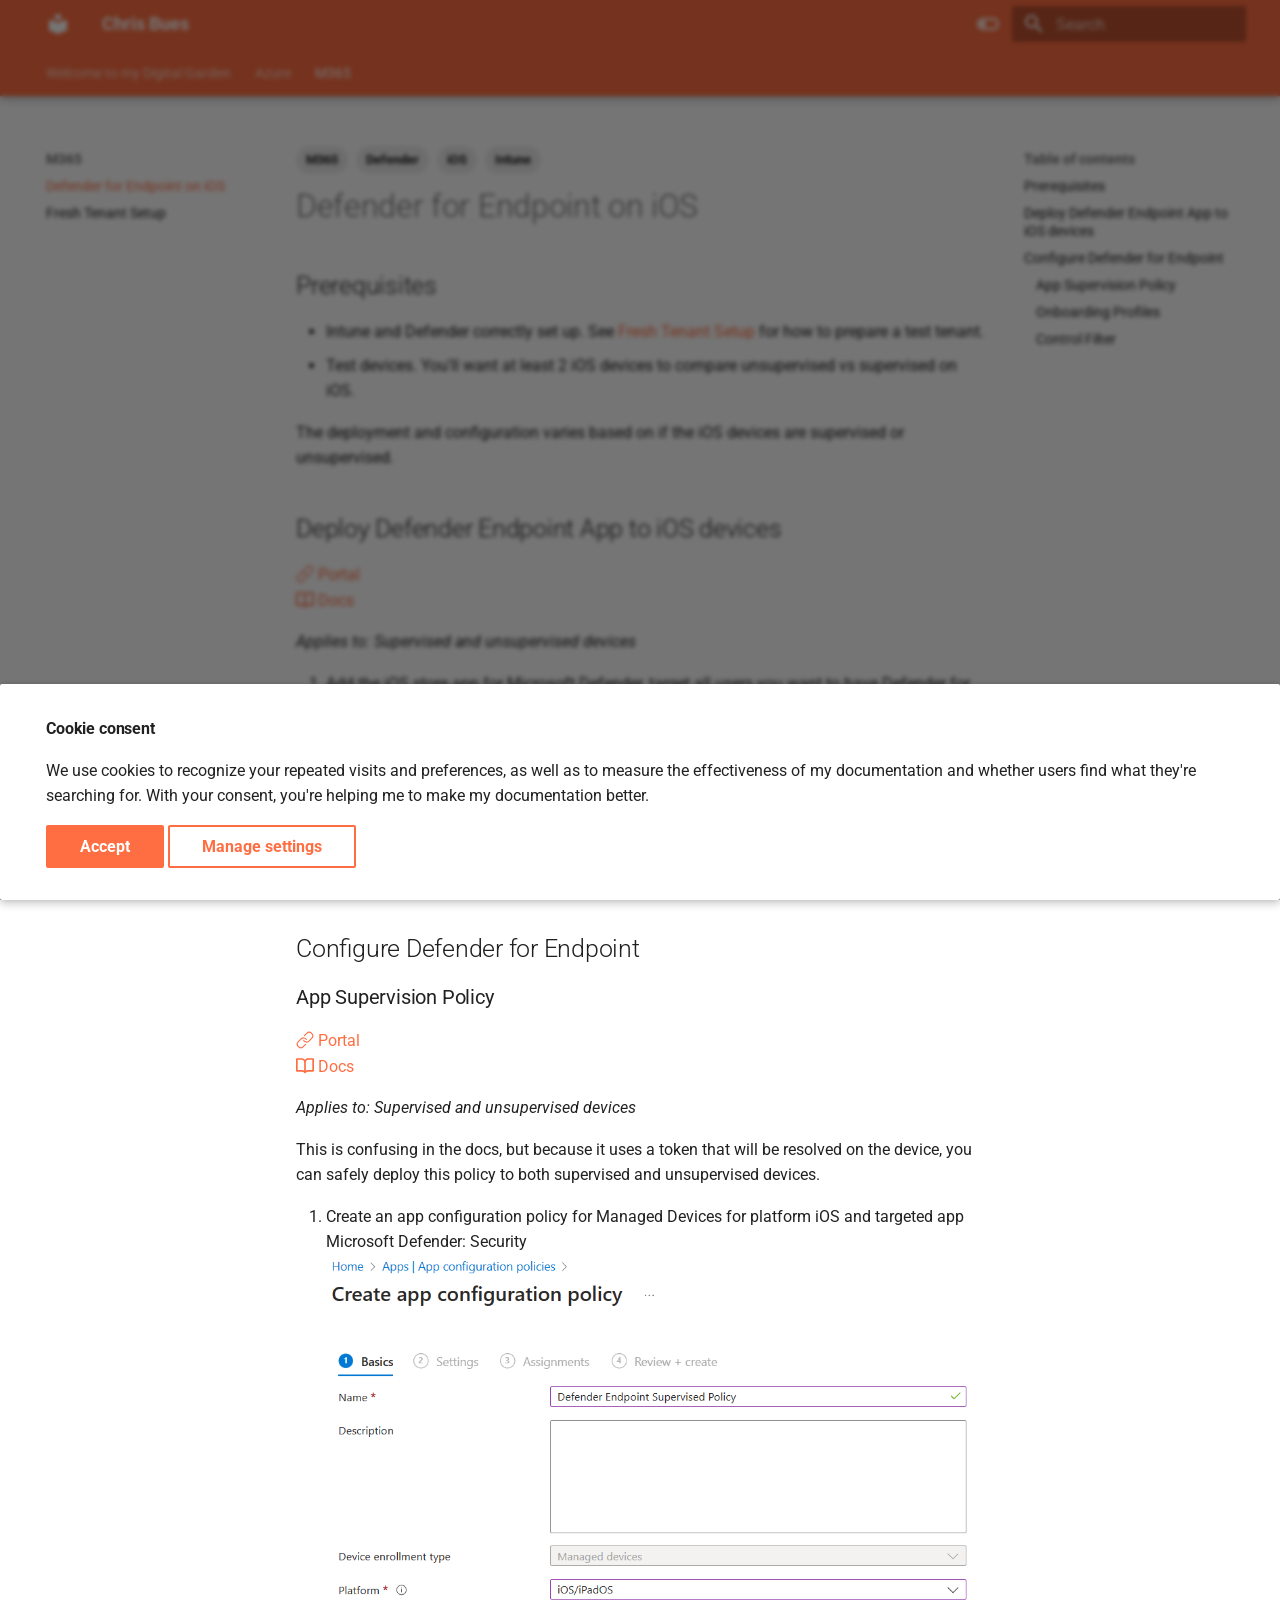
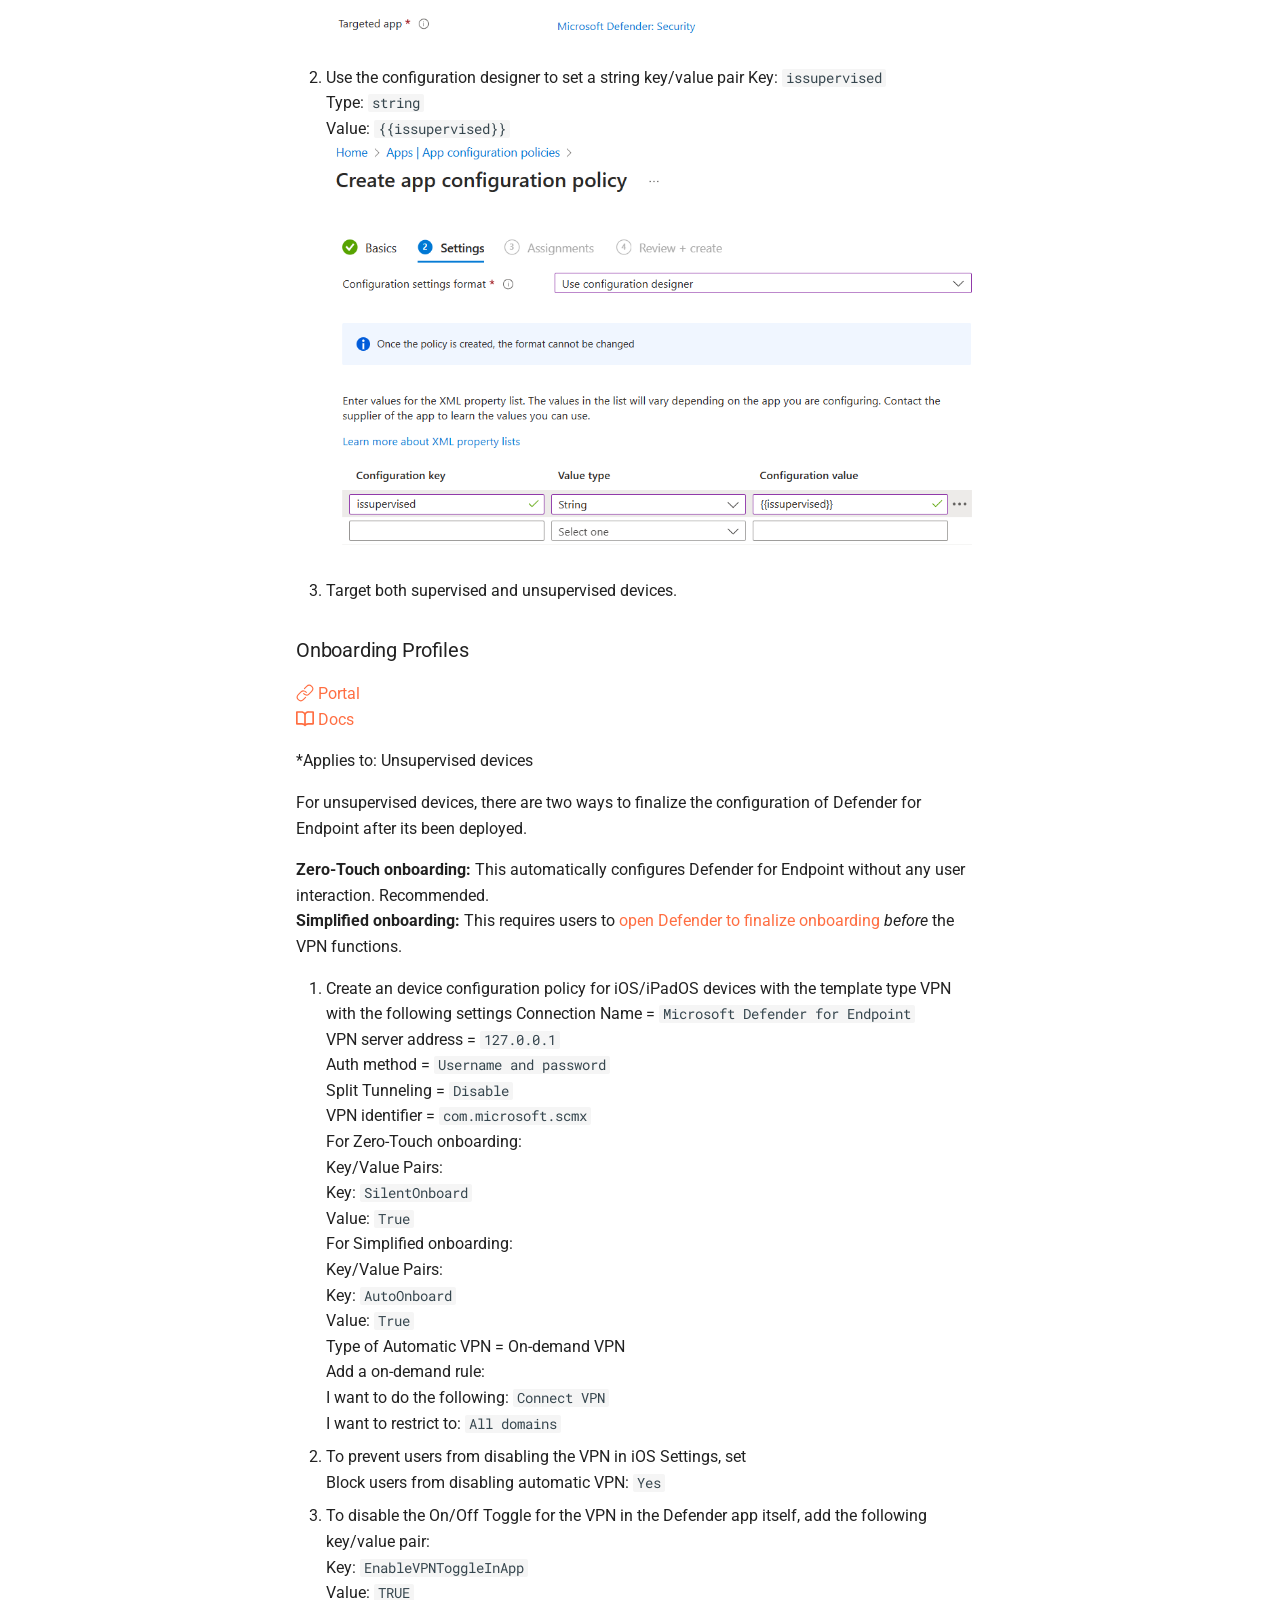
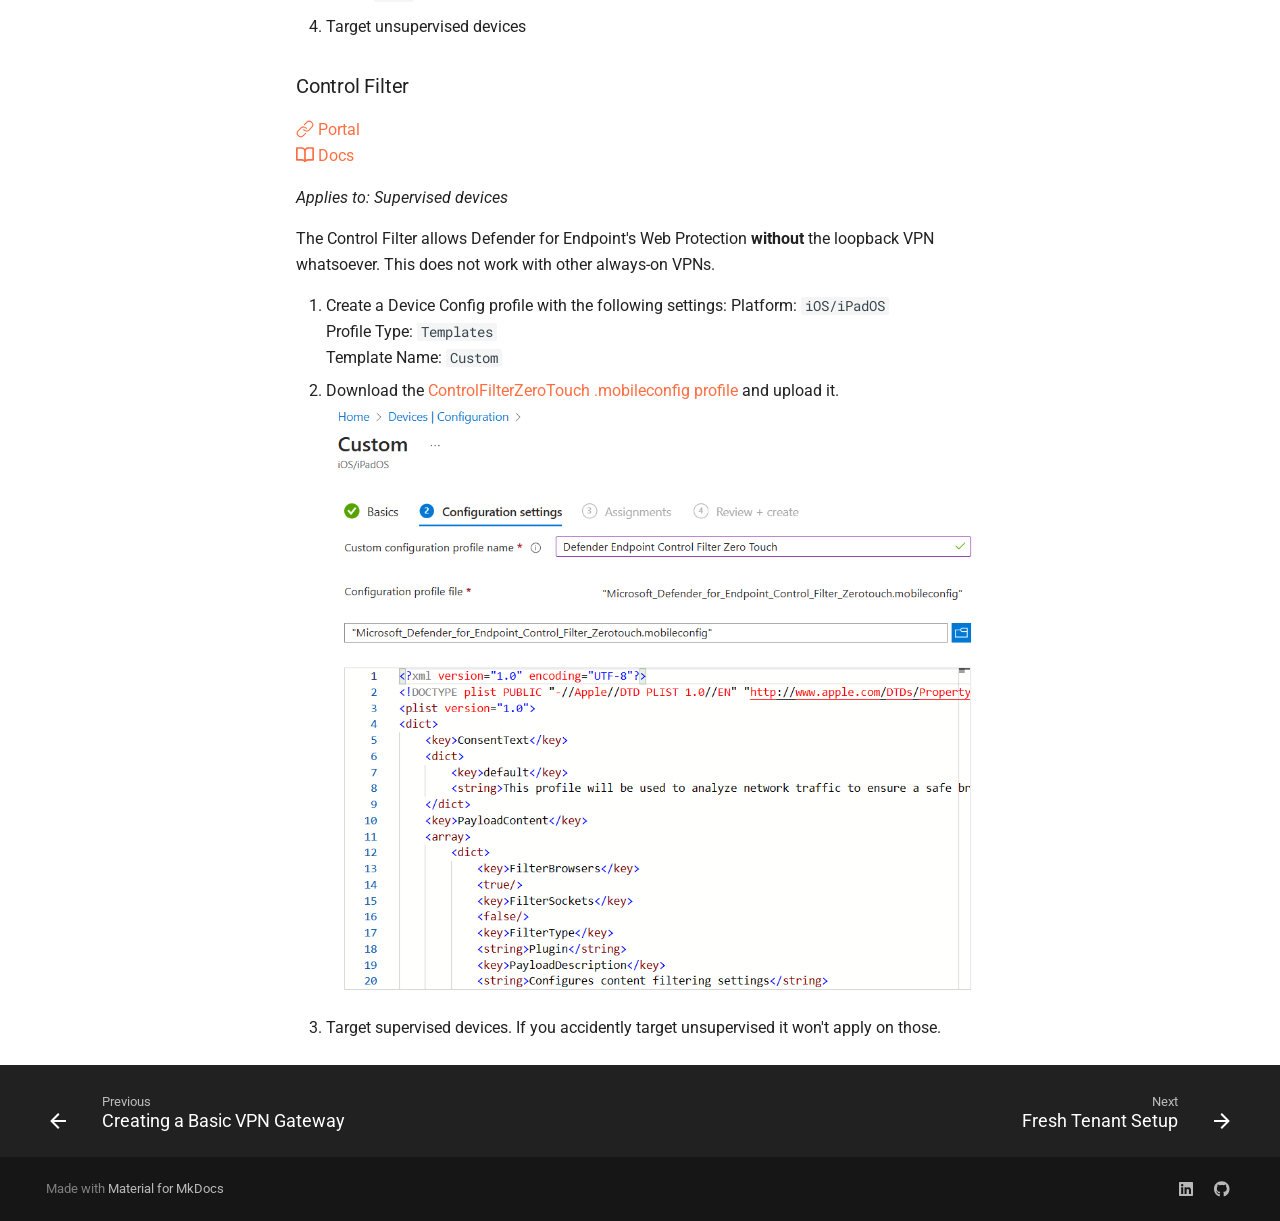
<file: M365/Defender for Endpoint on iOS/index.html>
<!doctype html>
<html lang="en" class="no-js">
  <head>
    
      <meta charset="utf-8">
      <meta name="viewport" content="width=device-width,initial-scale=1">
      
        <meta name="description" content="My digital garden">
      
      
      
        <link rel="canonical" href="https://www.chrisbues.com/M365/Defender%20for%20Endpoint%20on%20iOS/">
      
      
        <link rel="prev" href="../../Azure/Creating%20a%20Basic%20VPN%20Gateway/">
      
      
        <link rel="next" href="../Fresh%20Tenant%20Setup/">
      
      
      <link rel="icon" href="../../assets/images/favicon.png">
      <meta name="generator" content="mkdocs-1.5.3, mkdocs-material-9.4.7">
    
    
      
        <title>Defender for Endpoint on iOS - Chris Bues</title>
      
    
    
      <link rel="stylesheet" href="../../assets/stylesheets/main.4b4a2bd9.min.css">
      
        
        <link rel="stylesheet" href="../../assets/stylesheets/palette.356b1318.min.css">
      
      


    
    
      
    
    
      
        
        
        <link rel="preconnect" href="https://fonts.gstatic.com" crossorigin>
        <link rel="stylesheet" href="https://fonts.googleapis.com/css?family=Roboto:300,300i,400,400i,700,700i%7CRoboto+Mono:400,400i,700,700i&display=fallback">
        <style>:root{--md-text-font:"Roboto";--md-code-font:"Roboto Mono"}</style>
      
    
    
    <script>__md_scope=new URL("../..",location),__md_hash=e=>[...e].reduce((e,_)=>(e<<5)-e+_.charCodeAt(0),0),__md_get=(e,_=localStorage,t=__md_scope)=>JSON.parse(_.getItem(t.pathname+"."+e)),__md_set=(e,_,t=localStorage,a=__md_scope)=>{try{t.setItem(a.pathname+"."+e,JSON.stringify(_))}catch(e){}}</script>
    
      
  


  
  

<script id="__analytics">function __md_analytics(){function n(){dataLayer.push(arguments)}window.dataLayer=window.dataLayer||[],n("js",new Date),n("config","G-4EP6NGCTL3"),document.addEventListener("DOMContentLoaded",function(){document.forms.search&&document.forms.search.query.addEventListener("blur",function(){this.value&&n("event","search",{search_term:this.value})}),document$.subscribe(function(){var a=document.forms.feedback;if(void 0!==a)for(var e of a.querySelectorAll("[type=submit]"))e.addEventListener("click",function(e){e.preventDefault();var t=document.location.pathname,e=this.getAttribute("data-md-value");n("event","feedback",{page:t,data:e}),a.firstElementChild.disabled=!0;e=a.querySelector(".md-feedback__note [data-md-value='"+e+"']");e&&(e.hidden=!1)}),a.hidden=!1}),location$.subscribe(function(e){n("config","G-4EP6NGCTL3",{page_path:e.pathname})})});var e=document.createElement("script");e.async=!0,e.src="https://www.googletagmanager.com/gtag/js?id=G-4EP6NGCTL3",document.getElementById("__analytics").insertAdjacentElement("afterEnd",e)}</script>
  
    <script>var consent;"undefined"==typeof __md_analytics||(consent=__md_get("__consent"))&&consent.analytics&&__md_analytics()</script>
  

    
    
    
  </head>
  
  
    
    
      
    
    
    
    
    <body dir="ltr" data-md-color-scheme="default" data-md-color-primary="deep-orange" data-md-color-accent="indigo">
  
    
    
      <script>var palette=__md_get("__palette");if(palette&&"object"==typeof palette.color)for(var key of Object.keys(palette.color))document.body.setAttribute("data-md-color-"+key,palette.color[key])</script>
    
    <input class="md-toggle" data-md-toggle="drawer" type="checkbox" id="__drawer" autocomplete="off">
    <input class="md-toggle" data-md-toggle="search" type="checkbox" id="__search" autocomplete="off">
    <label class="md-overlay" for="__drawer"></label>
    <div data-md-component="skip">
      
        
        <a href="#prerequisites" class="md-skip">
          Skip to content
        </a>
      
    </div>
    <div data-md-component="announce">
      
    </div>
    
    
      

  

<header class="md-header md-header--shadow md-header--lifted" data-md-component="header">
  <nav class="md-header__inner md-grid" aria-label="Header">
    <a href="../.." title="Chris Bues" class="md-header__button md-logo" aria-label="Chris Bues" data-md-component="logo">
      
  
  <svg xmlns="http://www.w3.org/2000/svg" viewBox="0 0 24 24"><path d="M12 8a3 3 0 0 0 3-3 3 3 0 0 0-3-3 3 3 0 0 0-3 3 3 3 0 0 0 3 3m0 3.54C9.64 9.35 6.5 8 3 8v11c3.5 0 6.64 1.35 9 3.54 2.36-2.19 5.5-3.54 9-3.54V8c-3.5 0-6.64 1.35-9 3.54Z"/></svg>

    </a>
    <label class="md-header__button md-icon" for="__drawer">
      
      <svg xmlns="http://www.w3.org/2000/svg" viewBox="0 0 24 24"><path d="M3 6h18v2H3V6m0 5h18v2H3v-2m0 5h18v2H3v-2Z"/></svg>
    </label>
    <div class="md-header__title" data-md-component="header-title">
      <div class="md-header__ellipsis">
        <div class="md-header__topic">
          <span class="md-ellipsis">
            Chris Bues
          </span>
        </div>
        <div class="md-header__topic" data-md-component="header-topic">
          <span class="md-ellipsis">
            
              Defender for Endpoint on iOS
            
          </span>
        </div>
      </div>
    </div>
    
      
        <form class="md-header__option" data-md-component="palette">
  
    
    
    
    <input class="md-option" data-md-color-media="(prefers-color-scheme: light)" data-md-color-scheme="default" data-md-color-primary="deep-orange" data-md-color-accent="indigo"  aria-label="Switch to dark mode"  type="radio" name="__palette" id="__palette_1">
    
      <label class="md-header__button md-icon" title="Switch to dark mode" for="__palette_2" hidden>
        <svg xmlns="http://www.w3.org/2000/svg" viewBox="0 0 24 24"><path d="M17 6H7c-3.31 0-6 2.69-6 6s2.69 6 6 6h10c3.31 0 6-2.69 6-6s-2.69-6-6-6zm0 10H7c-2.21 0-4-1.79-4-4s1.79-4 4-4h10c2.21 0 4 1.79 4 4s-1.79 4-4 4zM7 9c-1.66 0-3 1.34-3 3s1.34 3 3 3 3-1.34 3-3-1.34-3-3-3z"/></svg>
      </label>
    
  
    
    
    
    <input class="md-option" data-md-color-media="(prefers-color-scheme: dark)" data-md-color-scheme="slate" data-md-color-primary="deep-orange" data-md-color-accent="indigo"  aria-label="Switch to light mode"  type="radio" name="__palette" id="__palette_2">
    
      <label class="md-header__button md-icon" title="Switch to light mode" for="__palette_1" hidden>
        <svg xmlns="http://www.w3.org/2000/svg" viewBox="0 0 24 24"><path d="M17 7H7a5 5 0 0 0-5 5 5 5 0 0 0 5 5h10a5 5 0 0 0 5-5 5 5 0 0 0-5-5m0 8a3 3 0 0 1-3-3 3 3 0 0 1 3-3 3 3 0 0 1 3 3 3 3 0 0 1-3 3Z"/></svg>
      </label>
    
  
</form>
      
    
    
    
      <label class="md-header__button md-icon" for="__search">
        
        <svg xmlns="http://www.w3.org/2000/svg" viewBox="0 0 24 24"><path d="M9.5 3A6.5 6.5 0 0 1 16 9.5c0 1.61-.59 3.09-1.56 4.23l.27.27h.79l5 5-1.5 1.5-5-5v-.79l-.27-.27A6.516 6.516 0 0 1 9.5 16 6.5 6.5 0 0 1 3 9.5 6.5 6.5 0 0 1 9.5 3m0 2C7 5 5 7 5 9.5S7 14 9.5 14 14 12 14 9.5 12 5 9.5 5Z"/></svg>
      </label>
      <div class="md-search" data-md-component="search" role="dialog">
  <label class="md-search__overlay" for="__search"></label>
  <div class="md-search__inner" role="search">
    <form class="md-search__form" name="search">
      <input type="text" class="md-search__input" name="query" aria-label="Search" placeholder="Search" autocapitalize="off" autocorrect="off" autocomplete="off" spellcheck="false" data-md-component="search-query" required>
      <label class="md-search__icon md-icon" for="__search">
        
        <svg xmlns="http://www.w3.org/2000/svg" viewBox="0 0 24 24"><path d="M9.5 3A6.5 6.5 0 0 1 16 9.5c0 1.61-.59 3.09-1.56 4.23l.27.27h.79l5 5-1.5 1.5-5-5v-.79l-.27-.27A6.516 6.516 0 0 1 9.5 16 6.5 6.5 0 0 1 3 9.5 6.5 6.5 0 0 1 9.5 3m0 2C7 5 5 7 5 9.5S7 14 9.5 14 14 12 14 9.5 12 5 9.5 5Z"/></svg>
        
        <svg xmlns="http://www.w3.org/2000/svg" viewBox="0 0 24 24"><path d="M20 11v2H8l5.5 5.5-1.42 1.42L4.16 12l7.92-7.92L13.5 5.5 8 11h12Z"/></svg>
      </label>
      <nav class="md-search__options" aria-label="Search">
        
        <button type="reset" class="md-search__icon md-icon" title="Clear" aria-label="Clear" tabindex="-1">
          
          <svg xmlns="http://www.w3.org/2000/svg" viewBox="0 0 24 24"><path d="M19 6.41 17.59 5 12 10.59 6.41 5 5 6.41 10.59 12 5 17.59 6.41 19 12 13.41 17.59 19 19 17.59 13.41 12 19 6.41Z"/></svg>
        </button>
      </nav>
      
        <div class="md-search__suggest" data-md-component="search-suggest"></div>
      
    </form>
    <div class="md-search__output">
      <div class="md-search__scrollwrap" data-md-scrollfix>
        <div class="md-search-result" data-md-component="search-result">
          <div class="md-search-result__meta">
            Initializing search
          </div>
          <ol class="md-search-result__list" role="presentation"></ol>
        </div>
      </div>
    </div>
  </div>
</div>
    
    
  </nav>
  
    
      
<nav class="md-tabs" aria-label="Tabs" data-md-component="tabs">
  <div class="md-grid">
    <ul class="md-tabs__list">
      
        
  
  
  
    <li class="md-tabs__item">
      <a href="../.." class="md-tabs__link">
        
  
    
  
  Welcome to my Digital Garden

      </a>
    </li>
  

      
        
  
  
  
    
    
      <li class="md-tabs__item">
        <a href="../../Azure/Creating%20a%20Basic%20VPN%20Gateway/" class="md-tabs__link">
          
  
    
  
  Azure

        </a>
      </li>
    
  

      
        
  
  
    
  
  
    
    
      <li class="md-tabs__item md-tabs__item--active">
        <a href="./" class="md-tabs__link">
          
  
    
  
  M365

        </a>
      </li>
    
  

      
    </ul>
  </div>
</nav>
    
  
</header>
    
    <div class="md-container" data-md-component="container">
      
      
        
      
      <main class="md-main" data-md-component="main">
        <div class="md-main__inner md-grid">
          
            
              
              <div class="md-sidebar md-sidebar--primary" data-md-component="sidebar" data-md-type="navigation" >
                <div class="md-sidebar__scrollwrap">
                  <div class="md-sidebar__inner">
                    


  


<nav class="md-nav md-nav--primary md-nav--lifted" aria-label="Navigation" data-md-level="0">
  <label class="md-nav__title" for="__drawer">
    <a href="../.." title="Chris Bues" class="md-nav__button md-logo" aria-label="Chris Bues" data-md-component="logo">
      
  
  <svg xmlns="http://www.w3.org/2000/svg" viewBox="0 0 24 24"><path d="M12 8a3 3 0 0 0 3-3 3 3 0 0 0-3-3 3 3 0 0 0-3 3 3 3 0 0 0 3 3m0 3.54C9.64 9.35 6.5 8 3 8v11c3.5 0 6.64 1.35 9 3.54 2.36-2.19 5.5-3.54 9-3.54V8c-3.5 0-6.64 1.35-9 3.54Z"/></svg>

    </a>
    Chris Bues
  </label>
  
  <ul class="md-nav__list" data-md-scrollfix>
    
      
      
  
  
  
    <li class="md-nav__item">
      <a href="../.." class="md-nav__link">
        
  
  <span class="md-ellipsis">
    Welcome to my Digital Garden
  </span>
  

      </a>
    </li>
  

    
      
      
  
  
  
    
    
      
        
      
    
    
    
    
      
      
    
    <li class="md-nav__item md-nav__item--section md-nav__item--nested">
      
        
        
        
          
        
        <input class="md-nav__toggle md-toggle md-toggle--indeterminate" type="checkbox" id="__nav_2" >
        
          
          <label class="md-nav__link" for="__nav_2" id="__nav_2_label" tabindex="">
            
  
  <span class="md-ellipsis">
    Azure
  </span>
  

            <span class="md-nav__icon md-icon"></span>
          </label>
        
        <nav class="md-nav" data-md-level="1" aria-labelledby="__nav_2_label" aria-expanded="false">
          <label class="md-nav__title" for="__nav_2">
            <span class="md-nav__icon md-icon"></span>
            Azure
          </label>
          <ul class="md-nav__list" data-md-scrollfix>
            
              
                
  
  
  
    <li class="md-nav__item">
      <a href="../../Azure/Creating%20a%20Basic%20VPN%20Gateway/" class="md-nav__link">
        
  
  <span class="md-ellipsis">
    Creating a Basic VPN Gateway
  </span>
  

      </a>
    </li>
  

              
            
          </ul>
        </nav>
      
    </li>
  

    
      
      
  
  
    
  
  
    
    
      
        
      
        
      
    
    
    
    
      
      
    
    <li class="md-nav__item md-nav__item--active md-nav__item--section md-nav__item--nested">
      
        
        
        
        <input class="md-nav__toggle md-toggle " type="checkbox" id="__nav_3" checked>
        
          
          <label class="md-nav__link" for="__nav_3" id="__nav_3_label" tabindex="">
            
  
  <span class="md-ellipsis">
    M365
  </span>
  

            <span class="md-nav__icon md-icon"></span>
          </label>
        
        <nav class="md-nav" data-md-level="1" aria-labelledby="__nav_3_label" aria-expanded="true">
          <label class="md-nav__title" for="__nav_3">
            <span class="md-nav__icon md-icon"></span>
            M365
          </label>
          <ul class="md-nav__list" data-md-scrollfix>
            
              
                
  
  
    
  
  
    <li class="md-nav__item md-nav__item--active">
      
      <input class="md-nav__toggle md-toggle" type="checkbox" id="__toc">
      
      
      
        <label class="md-nav__link md-nav__link--active" for="__toc">
          
  
  <span class="md-ellipsis">
    Defender for Endpoint on iOS
  </span>
  

          <span class="md-nav__icon md-icon"></span>
        </label>
      
      <a href="./" class="md-nav__link md-nav__link--active">
        
  
  <span class="md-ellipsis">
    Defender for Endpoint on iOS
  </span>
  

      </a>
      
        

<nav class="md-nav md-nav--secondary" aria-label="Table of contents">
  
  
  
  
    <label class="md-nav__title" for="__toc">
      <span class="md-nav__icon md-icon"></span>
      Table of contents
    </label>
    <ul class="md-nav__list" data-md-component="toc" data-md-scrollfix>
      
        <li class="md-nav__item">
  <a href="#prerequisites" class="md-nav__link">
    Prerequisites
  </a>
  
</li>
      
        <li class="md-nav__item">
  <a href="#deploy-defender-endpoint-app-to-ios-devices" class="md-nav__link">
    Deploy Defender Endpoint App to iOS devices
  </a>
  
</li>
      
        <li class="md-nav__item">
  <a href="#configure-defender-for-endpoint" class="md-nav__link">
    Configure Defender for Endpoint
  </a>
  
    <nav class="md-nav" aria-label="Configure Defender for Endpoint">
      <ul class="md-nav__list">
        
          <li class="md-nav__item">
  <a href="#app-supervision-policy" class="md-nav__link">
    App Supervision Policy
  </a>
  
</li>
        
          <li class="md-nav__item">
  <a href="#onboarding-profiles" class="md-nav__link">
    Onboarding Profiles
  </a>
  
</li>
        
          <li class="md-nav__item">
  <a href="#control-filter" class="md-nav__link">
    Control Filter
  </a>
  
</li>
        
      </ul>
    </nav>
  
</li>
      
    </ul>
  
</nav>
      
    </li>
  

              
            
              
                
  
  
  
    <li class="md-nav__item">
      <a href="../Fresh%20Tenant%20Setup/" class="md-nav__link">
        
  
  <span class="md-ellipsis">
    Fresh Tenant Setup
  </span>
  

      </a>
    </li>
  

              
            
          </ul>
        </nav>
      
    </li>
  

    
  </ul>
</nav>
                  </div>
                </div>
              </div>
            
            
              
              <div class="md-sidebar md-sidebar--secondary" data-md-component="sidebar" data-md-type="toc" >
                <div class="md-sidebar__scrollwrap">
                  <div class="md-sidebar__inner">
                    

<nav class="md-nav md-nav--secondary" aria-label="Table of contents">
  
  
  
  
    <label class="md-nav__title" for="__toc">
      <span class="md-nav__icon md-icon"></span>
      Table of contents
    </label>
    <ul class="md-nav__list" data-md-component="toc" data-md-scrollfix>
      
        <li class="md-nav__item">
  <a href="#prerequisites" class="md-nav__link">
    Prerequisites
  </a>
  
</li>
      
        <li class="md-nav__item">
  <a href="#deploy-defender-endpoint-app-to-ios-devices" class="md-nav__link">
    Deploy Defender Endpoint App to iOS devices
  </a>
  
</li>
      
        <li class="md-nav__item">
  <a href="#configure-defender-for-endpoint" class="md-nav__link">
    Configure Defender for Endpoint
  </a>
  
    <nav class="md-nav" aria-label="Configure Defender for Endpoint">
      <ul class="md-nav__list">
        
          <li class="md-nav__item">
  <a href="#app-supervision-policy" class="md-nav__link">
    App Supervision Policy
  </a>
  
</li>
        
          <li class="md-nav__item">
  <a href="#onboarding-profiles" class="md-nav__link">
    Onboarding Profiles
  </a>
  
</li>
        
          <li class="md-nav__item">
  <a href="#control-filter" class="md-nav__link">
    Control Filter
  </a>
  
</li>
        
      </ul>
    </nav>
  
</li>
      
    </ul>
  
</nav>
                  </div>
                </div>
              </div>
            
          
          
            <div class="md-content" data-md-component="content">
              <article class="md-content__inner md-typeset">
                
                  
  
<nav class="md-tags" >
  
    
    
    
      <span class="md-tag">M365</span>
    
  
    
    
    
      <span class="md-tag">Defender</span>
    
  
    
    
    
      <span class="md-tag">iOS</span>
    
  
    
    
    
      <span class="md-tag">Intune</span>
    
  
</nav>



  <h1>Defender for Endpoint on iOS</h1>

<h2 id="prerequisites">Prerequisites<a class="headerlink" href="#prerequisites" title="Permanent link">&para;</a></h2>
<ul>
<li>Intune and Defender correctly set up. See <a href="../Fresh%20Tenant%20Setup/">Fresh Tenant Setup</a> for how to prepare a test tenant. </li>
<li>Test devices. You'll want at least 2 iOS devices to compare unsupervised vs supervised on iOS.</li>
</ul>
<p>The deployment and configuration varies based on if the iOS devices are supervised or unsupervised.</p>
<h2 id="deploy-defender-endpoint-app-to-ios-devices">Deploy Defender Endpoint App to iOS devices<a class="headerlink" href="#deploy-defender-endpoint-app-to-ios-devices" title="Permanent link">&para;</a></h2>
<p><a href="https://intune.microsoft.com/#view/Microsoft_Intune_DeviceSettings/AppsIosMenu/~/iosApps"><span class="twemoji"><svg xmlns="http://www.w3.org/2000/svg" viewBox="0 0 24 24"><path d="M14.78 3.653a3.936 3.936 0 1 1 5.567 5.567l-3.627 3.627a3.936 3.936 0 0 1-5.88-.353.75.75 0 0 0-1.18.928 5.436 5.436 0 0 0 8.12.486l3.628-3.628a5.436 5.436 0 1 0-7.688-7.688l-3 3a.75.75 0 0 0 1.06 1.061l3-3Z"/><path d="M7.28 11.153a3.936 3.936 0 0 1 5.88.353.75.75 0 0 0 1.18-.928 5.436 5.436 0 0 0-8.12-.486L2.592 13.72a5.436 5.436 0 1 0 7.688 7.688l3-3a.75.75 0 1 0-1.06-1.06l-3 3a3.936 3.936 0 0 1-5.567-5.568l3.627-3.627Z"/></svg></span> Portal</a><br />
<a href="https://learn.microsoft.com/en-us/microsoft-365/security/defender-endpoint/ios-install?view=o365-worldwide#deployment-steps-applicable-for-both-supervised-and-unsupervised-devices"><span class="twemoji"><svg xmlns="http://www.w3.org/2000/svg" viewBox="0 0 16 16"><path d="M0 1.75A.75.75 0 0 1 .75 1h4.253c1.227 0 2.317.59 3 1.501A3.743 3.743 0 0 1 11.006 1h4.245a.75.75 0 0 1 .75.75v10.5a.75.75 0 0 1-.75.75h-4.507a2.25 2.25 0 0 0-1.591.659l-.622.621a.75.75 0 0 1-1.06 0l-.622-.621A2.25 2.25 0 0 0 5.258 13H.75a.75.75 0 0 1-.75-.75Zm7.251 10.324.004-5.073-.002-2.253A2.25 2.25 0 0 0 5.003 2.5H1.5v9h3.757a3.75 3.75 0 0 1 1.994.574ZM8.755 4.75l-.004 7.322a3.752 3.752 0 0 1 1.992-.572H14.5v-9h-3.495a2.25 2.25 0 0 0-2.25 2.25Z"/></svg></span> Docs</a></p>
<p><em>Applies to: Supervised and unsupervised devices</em></p>
<ol>
<li>Add the iOS store app for Microsoft Defender, target all users you want to have Defender for Endpoint. As of writing, the name in the App Store is Microsoft Defender: Security.
   <img alt="" src="../elements/intune_ios_apps_mde.png" /></li>
</ol>
<h2 id="configure-defender-for-endpoint">Configure Defender for Endpoint<a class="headerlink" href="#configure-defender-for-endpoint" title="Permanent link">&para;</a></h2>
<h3 id="app-supervision-policy">App Supervision Policy<a class="headerlink" href="#app-supervision-policy" title="Permanent link">&para;</a></h3>
<p><a href="https://intune.microsoft.com/#view/Microsoft_Intune_DeviceSettings/AppsMenu/~/appConfig"><span class="twemoji"><svg xmlns="http://www.w3.org/2000/svg" viewBox="0 0 24 24"><path d="M14.78 3.653a3.936 3.936 0 1 1 5.567 5.567l-3.627 3.627a3.936 3.936 0 0 1-5.88-.353.75.75 0 0 0-1.18.928 5.436 5.436 0 0 0 8.12.486l3.628-3.628a5.436 5.436 0 1 0-7.688-7.688l-3 3a.75.75 0 0 0 1.06 1.061l3-3Z"/><path d="M7.28 11.153a3.936 3.936 0 0 1 5.88.353.75.75 0 0 0 1.18-.928 5.436 5.436 0 0 0-8.12-.486L2.592 13.72a5.436 5.436 0 1 0 7.688 7.688l3-3a.75.75 0 1 0-1.06-1.06l-3 3a3.936 3.936 0 0 1-5.567-5.568l3.627-3.627Z"/></svg></span> Portal</a><br />
<a href="https://learn.microsoft.com/en-us/microsoft-365/security/defender-endpoint/ios-install?view=o365-worldwide#configure-supervised-mode-via-microsoft-intune"><span class="twemoji"><svg xmlns="http://www.w3.org/2000/svg" viewBox="0 0 16 16"><path d="M0 1.75A.75.75 0 0 1 .75 1h4.253c1.227 0 2.317.59 3 1.501A3.743 3.743 0 0 1 11.006 1h4.245a.75.75 0 0 1 .75.75v10.5a.75.75 0 0 1-.75.75h-4.507a2.25 2.25 0 0 0-1.591.659l-.622.621a.75.75 0 0 1-1.06 0l-.622-.621A2.25 2.25 0 0 0 5.258 13H.75a.75.75 0 0 1-.75-.75Zm7.251 10.324.004-5.073-.002-2.253A2.25 2.25 0 0 0 5.003 2.5H1.5v9h3.757a3.75 3.75 0 0 1 1.994.574ZM8.755 4.75l-.004 7.322a3.752 3.752 0 0 1 1.992-.572H14.5v-9h-3.495a2.25 2.25 0 0 0-2.25 2.25Z"/></svg></span> Docs</a></p>
<p><em>Applies to: Supervised and unsupervised devices</em></p>
<p>This is confusing in the docs, but because it uses a token that will be resolved on the device, you can safely deploy this policy to both supervised and unsupervised devices.</p>
<ol>
<li>Create an app configuration policy for Managed Devices for platform iOS and targeted app Microsoft Defender: Security
   <img alt="" src="../elements/intune_mde_app_config_supervised.png" /></li>
<li>Use the configuration designer to set a string key/value pair
   Key: <code>issupervised</code><br />
   Type: <code>string</code><br />
   Value: <code>{{issupervised}}</code><br />
<img alt="" src="../elements/intune_mde_app_config_supervised_1.png" /></li>
<li>Target both supervised and unsupervised devices. </li>
</ol>
<h3 id="onboarding-profiles">Onboarding Profiles<a class="headerlink" href="#onboarding-profiles" title="Permanent link">&para;</a></h3>
<p><a href="https://intune.microsoft.com/#view/Microsoft_Intune_DeviceSettings/AppsMenu/~/appConfig"><span class="twemoji"><svg xmlns="http://www.w3.org/2000/svg" viewBox="0 0 24 24"><path d="M14.78 3.653a3.936 3.936 0 1 1 5.567 5.567l-3.627 3.627a3.936 3.936 0 0 1-5.88-.353.75.75 0 0 0-1.18.928 5.436 5.436 0 0 0 8.12.486l3.628-3.628a5.436 5.436 0 1 0-7.688-7.688l-3 3a.75.75 0 0 0 1.06 1.061l3-3Z"/><path d="M7.28 11.153a3.936 3.936 0 0 1 5.88.353.75.75 0 0 0 1.18-.928 5.436 5.436 0 0 0-8.12-.486L2.592 13.72a5.436 5.436 0 1 0 7.688 7.688l3-3a.75.75 0 1 0-1.06-1.06l-3 3a3.936 3.936 0 0 1-5.567-5.568l3.627-3.627Z"/></svg></span> Portal</a><br />
<a href="https://learn.microsoft.com/en-us/microsoft-365/security/defender-endpoint/ios-install?view=o365-worldwide#automated-onboarding-setup-only-for-unsupervised-devices"><span class="twemoji"><svg xmlns="http://www.w3.org/2000/svg" viewBox="0 0 16 16"><path d="M0 1.75A.75.75 0 0 1 .75 1h4.253c1.227 0 2.317.59 3 1.501A3.743 3.743 0 0 1 11.006 1h4.245a.75.75 0 0 1 .75.75v10.5a.75.75 0 0 1-.75.75h-4.507a2.25 2.25 0 0 0-1.591.659l-.622.621a.75.75 0 0 1-1.06 0l-.622-.621A2.25 2.25 0 0 0 5.258 13H.75a.75.75 0 0 1-.75-.75Zm7.251 10.324.004-5.073-.002-2.253A2.25 2.25 0 0 0 5.003 2.5H1.5v9h3.757a3.75 3.75 0 0 1 1.994.574ZM8.755 4.75l-.004 7.322a3.752 3.752 0 0 1 1.992-.572H14.5v-9h-3.495a2.25 2.25 0 0 0-2.25 2.25Z"/></svg></span> Docs</a></p>
<p>*Applies to:  Unsupervised devices</p>
<p>For unsupervised devices, there are two ways to finalize the configuration of Defender for Endpoint after its been deployed.</p>
<p><strong>Zero-Touch onboarding:</strong> This automatically configures Defender for Endpoint without any user interaction. Recommended.<br />
<strong>Simplified onboarding:</strong> This requires users to <a href="https://learn.microsoft.com/en-us/microsoft-365/security/defender-endpoint/ios-install?view=o365-worldwide#complete-onboarding-and-check-status">open Defender to finalize onboarding</a> <em>before</em> the VPN functions.</p>
<ol>
<li>Create an device configuration policy for iOS/iPadOS devices with the template type VPN with the following settings
   Connection Name = <code>Microsoft Defender for Endpoint</code><br />
   VPN server address = <code>127.0.0.1</code><br />
   Auth method = <code>Username and password</code><br />
   Split Tunneling = <code>Disable</code><br />
   VPN identifier = <code>com.microsoft.scmx</code><br />
   For Zero-Touch onboarding:<br />
   Key/Value Pairs:<br />
      Key: <code>SilentOnboard</code><br />
      Value: <code>True</code><br />
  For Simplified onboarding:<br />
  Key/Value Pairs:<br />
      Key: <code>AutoOnboard</code><br />
      Value: <code>True</code><br />
   Type of Automatic VPN = On-demand VPN<br />
   Add a on-demand rule:<br />
      I want to do the following:  <code>Connect VPN</code><br />
      I want to restrict to: <code>All domains</code>  </li>
<li>To prevent users from disabling the VPN in iOS Settings, set<br />
   Block users from disabling automatic VPN: <code>Yes</code>  </li>
<li>To disable the On/Off Toggle for the VPN in the Defender app itself, add the following key/value pair:<br />
   Key: <code>EnableVPNToggleInApp</code><br />
   Value: <code>TRUE</code>  </li>
<li>Target unsupervised devices</li>
</ol>
<h3 id="control-filter">Control Filter<a class="headerlink" href="#control-filter" title="Permanent link">&para;</a></h3>
<p><a href="https://intune.microsoft.com/#view/Microsoft_Intune_DeviceSettings/DevicesMenu/~/configuration"><span class="twemoji"><svg xmlns="http://www.w3.org/2000/svg" viewBox="0 0 24 24"><path d="M14.78 3.653a3.936 3.936 0 1 1 5.567 5.567l-3.627 3.627a3.936 3.936 0 0 1-5.88-.353.75.75 0 0 0-1.18.928 5.436 5.436 0 0 0 8.12.486l3.628-3.628a5.436 5.436 0 1 0-7.688-7.688l-3 3a.75.75 0 0 0 1.06 1.061l3-3Z"/><path d="M7.28 11.153a3.936 3.936 0 0 1 5.88.353.75.75 0 0 0 1.18-.928 5.436 5.436 0 0 0-8.12-.486L2.592 13.72a5.436 5.436 0 1 0 7.688 7.688l3-3a.75.75 0 1 0-1.06-1.06l-3 3a3.936 3.936 0 0 1-5.567-5.568l3.627-3.627Z"/></svg></span> Portal</a><br />
<a href="https://learn.microsoft.com/en-us/microsoft-365/security/defender-endpoint/ios-install?view=o365-worldwide#device-configuration-profile-control-filter"><span class="twemoji"><svg xmlns="http://www.w3.org/2000/svg" viewBox="0 0 16 16"><path d="M0 1.75A.75.75 0 0 1 .75 1h4.253c1.227 0 2.317.59 3 1.501A3.743 3.743 0 0 1 11.006 1h4.245a.75.75 0 0 1 .75.75v10.5a.75.75 0 0 1-.75.75h-4.507a2.25 2.25 0 0 0-1.591.659l-.622.621a.75.75 0 0 1-1.06 0l-.622-.621A2.25 2.25 0 0 0 5.258 13H.75a.75.75 0 0 1-.75-.75Zm7.251 10.324.004-5.073-.002-2.253A2.25 2.25 0 0 0 5.003 2.5H1.5v9h3.757a3.75 3.75 0 0 1 1.994.574ZM8.755 4.75l-.004 7.322a3.752 3.752 0 0 1 1.992-.572H14.5v-9h-3.495a2.25 2.25 0 0 0-2.25 2.25Z"/></svg></span> Docs</a></p>
<p><em>Applies to:  Supervised devices</em></p>
<p>The Control Filter allows Defender for Endpoint's Web Protection <strong>without</strong> the loopback VPN whatsoever. This does not work with other always-on VPNs.</p>
<ol>
<li>Create a Device Config profile with the following settings:
   Platform: <code>iOS/iPadOS</code><br />
   Profile Type: <code>Templates</code><br />
   Template Name: <code>Custom</code>  </li>
<li>Download the <a href="https://aka.ms/mdeiosprofilesupervisedzerotouch">ControlFilterZeroTouch .mobileconfig profile</a> and upload it.
   <img alt="" src="../elements/intune_mde_control_filter.png" /></li>
<li>Target supervised devices. If you accidently target unsupervised it won't apply on those.</li>
</ol>


  




                
              </article>
            </div>
          
          
        </div>
        
          <button type="button" class="md-top md-icon" data-md-component="top" hidden>
  
  <svg xmlns="http://www.w3.org/2000/svg" viewBox="0 0 24 24"><path d="M13 20h-2V8l-5.5 5.5-1.42-1.42L12 4.16l7.92 7.92-1.42 1.42L13 8v12Z"/></svg>
  Back to top
</button>
        
      </main>
      
        <footer class="md-footer">
  
    
      
      <nav class="md-footer__inner md-grid" aria-label="Footer" >
        
          
          <a href="../../Azure/Creating%20a%20Basic%20VPN%20Gateway/" class="md-footer__link md-footer__link--prev" aria-label="Previous: Creating a Basic VPN Gateway">
            <div class="md-footer__button md-icon">
              
              <svg xmlns="http://www.w3.org/2000/svg" viewBox="0 0 24 24"><path d="M20 11v2H8l5.5 5.5-1.42 1.42L4.16 12l7.92-7.92L13.5 5.5 8 11h12Z"/></svg>
            </div>
            <div class="md-footer__title">
              <span class="md-footer__direction">
                Previous
              </span>
              <div class="md-ellipsis">
                Creating a Basic VPN Gateway
              </div>
            </div>
          </a>
        
        
          
          <a href="../Fresh%20Tenant%20Setup/" class="md-footer__link md-footer__link--next" aria-label="Next: Fresh Tenant Setup">
            <div class="md-footer__title">
              <span class="md-footer__direction">
                Next
              </span>
              <div class="md-ellipsis">
                Fresh Tenant Setup
              </div>
            </div>
            <div class="md-footer__button md-icon">
              
              <svg xmlns="http://www.w3.org/2000/svg" viewBox="0 0 24 24"><path d="M4 11v2h12l-5.5 5.5 1.42 1.42L19.84 12l-7.92-7.92L10.5 5.5 16 11H4Z"/></svg>
            </div>
          </a>
        
      </nav>
    
  
  <div class="md-footer-meta md-typeset">
    <div class="md-footer-meta__inner md-grid">
      <div class="md-copyright">
  
  
    Made with
    <a href="https://squidfunk.github.io/mkdocs-material/" target="_blank" rel="noopener">
      Material for MkDocs
    </a>
  
</div>
      
        <div class="md-social">
  
    
    
    
    
      
      
    
    <a href="https://fosstodon.org/@squidfunk" target="_blank" rel="noopener" title="fosstodon.org" class="md-social__link">
      <svg xmlns="http://www.w3.org/2000/svg" viewBox="0 0 448 512"><!--! Font Awesome Free 6.4.2 by @fontawesome - https://fontawesome.com License - https://fontawesome.com/license/free (Icons: CC BY 4.0, Fonts: SIL OFL 1.1, Code: MIT License) Copyright 2023 Fonticons, Inc.--><path d="M416 32H31.9C14.3 32 0 46.5 0 64.3v383.4C0 465.5 14.3 480 31.9 480H416c17.6 0 32-14.5 32-32.3V64.3c0-17.8-14.4-32.3-32-32.3zM135.4 416H69V202.2h66.5V416zm-33.2-243c-21.3 0-38.5-17.3-38.5-38.5S80.9 96 102.2 96c21.2 0 38.5 17.3 38.5 38.5 0 21.3-17.2 38.5-38.5 38.5zm282.1 243h-66.4V312c0-24.8-.5-56.7-34.5-56.7-34.6 0-39.9 27-39.9 54.9V416h-66.4V202.2h63.7v29.2h.9c8.9-16.8 30.6-34.5 62.9-34.5 67.2 0 79.7 44.3 79.7 101.9V416z"/></svg>
    </a>
  
    
    
    
    
      
      
    
    <a href="https://github.com/chrisbues" target="_blank" rel="noopener" title="github.com" class="md-social__link">
      <svg xmlns="http://www.w3.org/2000/svg" viewBox="0 0 496 512"><!--! Font Awesome Free 6.4.2 by @fontawesome - https://fontawesome.com License - https://fontawesome.com/license/free (Icons: CC BY 4.0, Fonts: SIL OFL 1.1, Code: MIT License) Copyright 2023 Fonticons, Inc.--><path d="M165.9 397.4c0 2-2.3 3.6-5.2 3.6-3.3.3-5.6-1.3-5.6-3.6 0-2 2.3-3.6 5.2-3.6 3-.3 5.6 1.3 5.6 3.6zm-31.1-4.5c-.7 2 1.3 4.3 4.3 4.9 2.6 1 5.6 0 6.2-2s-1.3-4.3-4.3-5.2c-2.6-.7-5.5.3-6.2 2.3zm44.2-1.7c-2.9.7-4.9 2.6-4.6 4.9.3 2 2.9 3.3 5.9 2.6 2.9-.7 4.9-2.6 4.6-4.6-.3-1.9-3-3.2-5.9-2.9zM244.8 8C106.1 8 0 113.3 0 252c0 110.9 69.8 205.8 169.5 239.2 12.8 2.3 17.3-5.6 17.3-12.1 0-6.2-.3-40.4-.3-61.4 0 0-70 15-84.7-29.8 0 0-11.4-29.1-27.8-36.6 0 0-22.9-15.7 1.6-15.4 0 0 24.9 2 38.6 25.8 21.9 38.6 58.6 27.5 72.9 20.9 2.3-16 8.8-27.1 16-33.7-55.9-6.2-112.3-14.3-112.3-110.5 0-27.5 7.6-41.3 23.6-58.9-2.6-6.5-11.1-33.3 2.6-67.9 20.9-6.5 69 27 69 27 20-5.6 41.5-8.5 62.8-8.5s42.8 2.9 62.8 8.5c0 0 48.1-33.6 69-27 13.7 34.7 5.2 61.4 2.6 67.9 16 17.7 25.8 31.5 25.8 58.9 0 96.5-58.9 104.2-114.8 110.5 9.2 7.9 17 22.9 17 46.4 0 33.7-.3 75.4-.3 83.6 0 6.5 4.6 14.4 17.3 12.1C428.2 457.8 496 362.9 496 252 496 113.3 383.5 8 244.8 8zM97.2 352.9c-1.3 1-1 3.3.7 5.2 1.6 1.6 3.9 2.3 5.2 1 1.3-1 1-3.3-.7-5.2-1.6-1.6-3.9-2.3-5.2-1zm-10.8-8.1c-.7 1.3.3 2.9 2.3 3.9 1.6 1 3.6.7 4.3-.7.7-1.3-.3-2.9-2.3-3.9-2-.6-3.6-.3-4.3.7zm32.4 35.6c-1.6 1.3-1 4.3 1.3 6.2 2.3 2.3 5.2 2.6 6.5 1 1.3-1.3.7-4.3-1.3-6.2-2.2-2.3-5.2-2.6-6.5-1zm-11.4-14.7c-1.6 1-1.6 3.6 0 5.9 1.6 2.3 4.3 3.3 5.6 2.3 1.6-1.3 1.6-3.9 0-6.2-1.4-2.3-4-3.3-5.6-2z"/></svg>
    </a>
  
</div>
      
    </div>
  </div>
</footer>
      
    </div>
    <div class="md-dialog" data-md-component="dialog">
      <div class="md-dialog__inner md-typeset"></div>
    </div>
    
    
      <div class="md-consent" data-md-component="consent" id="__consent" hidden>
        <div class="md-consent__overlay"></div>
        <aside class="md-consent__inner">
          <form class="md-consent__form md-grid md-typeset" name="consent">
            

  
    
  




  


<h4>Cookie consent</h4>
<p>We use cookies to recognize your repeated visits and preferences, as well as to measure the effectiveness of my documentation and whether users find what they're searching for. With your consent, you're helping me to make my documentation better.</p>
<input class="md-toggle" type="checkbox" id="__settings" >
<div class="md-consent__settings">
  <ul class="task-list">
    
      
      
        
        
      
      <li class="task-list-item">
        <label class="task-list-control">
          <input type="checkbox" name="analytics" checked>
          <span class="task-list-indicator"></span>
          Google Analytics
        </label>
      </li>
    
  </ul>
</div>
<div class="md-consent__controls">
  
    
      <button class="md-button md-button--primary">Accept</button>
    
    
    
  
    
    
    
      <label class="md-button" for="__settings">Manage settings</label>
    
  
</div>
          </form>
        </aside>
      </div>
      <script>var consent=__md_get("__consent");if(consent)for(var input of document.forms.consent.elements)input.name&&(input.checked=consent[input.name]||!1);else"file:"!==location.protocol&&setTimeout(function(){document.querySelector("[data-md-component=consent]").hidden=!1},250);var action,form=document.forms.consent;for(action of["submit","reset"])form.addEventListener(action,function(e){if(e.preventDefault(),"reset"===e.type)for(var n of document.forms.consent.elements)n.name&&(n.checked=!1);__md_set("__consent",Object.fromEntries(Array.from(new FormData(form).keys()).map(function(e){return[e,!0]}))),location.hash="",location.reload()})</script>
    
    <script id="__config" type="application/json">{"base": "../..", "features": ["navigation.instant", "navigation.indexes", "navigation.tracking", "navigation.expand", "navigation.top", "navigation.tabs", "navigation.tabs.sticky", "navigation.sections", "navigation.footer", "search.suggest", "search.highlight", "content.code.copy", "content.code.select"], "search": "../../assets/javascripts/workers/search.f886a092.min.js", "translations": {"clipboard.copied": "Copied to clipboard", "clipboard.copy": "Copy to clipboard", "search.result.more.one": "1 more on this page", "search.result.more.other": "# more on this page", "search.result.none": "No matching documents", "search.result.one": "1 matching document", "search.result.other": "# matching documents", "search.result.placeholder": "Type to start searching", "search.result.term.missing": "Missing", "select.version": "Select version"}}</script>
    
    
      <script src="../../assets/javascripts/bundle.aecac24b.min.js"></script>
      
    
  </body>
</html>
</file>
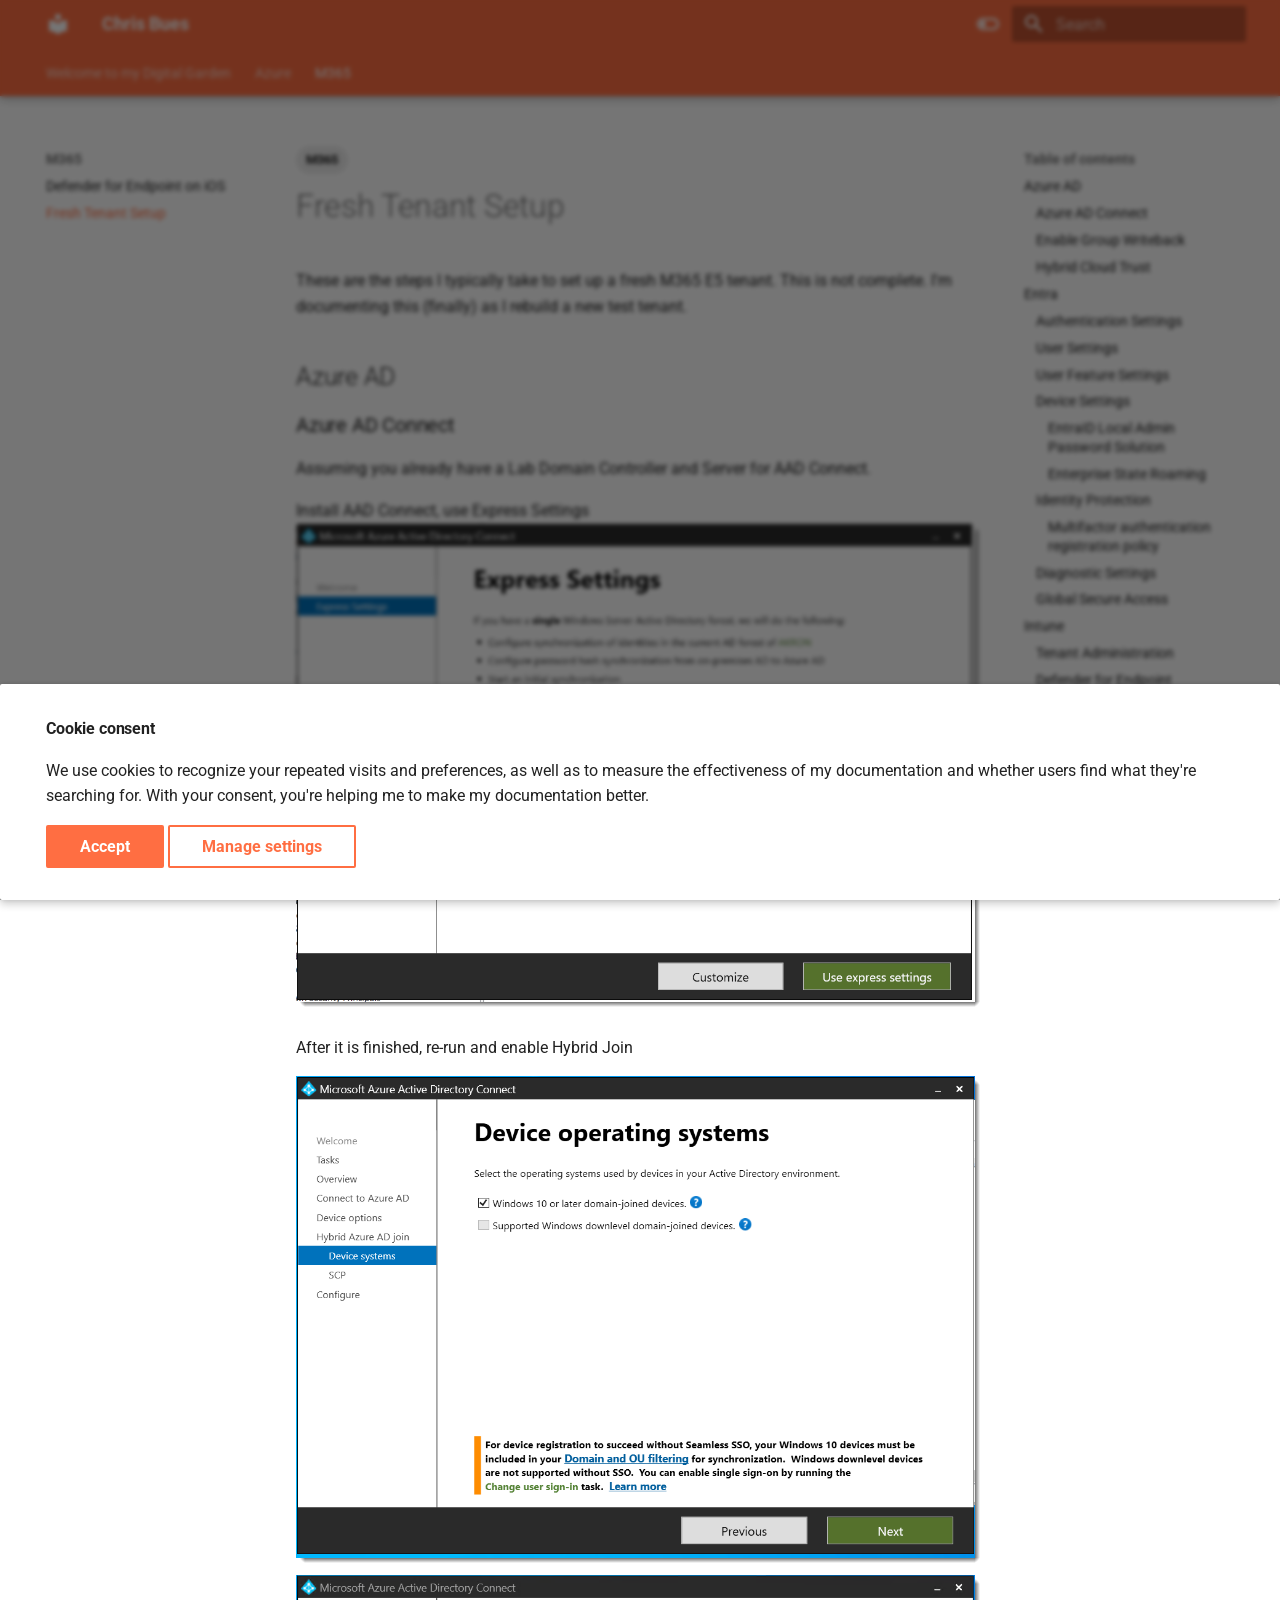
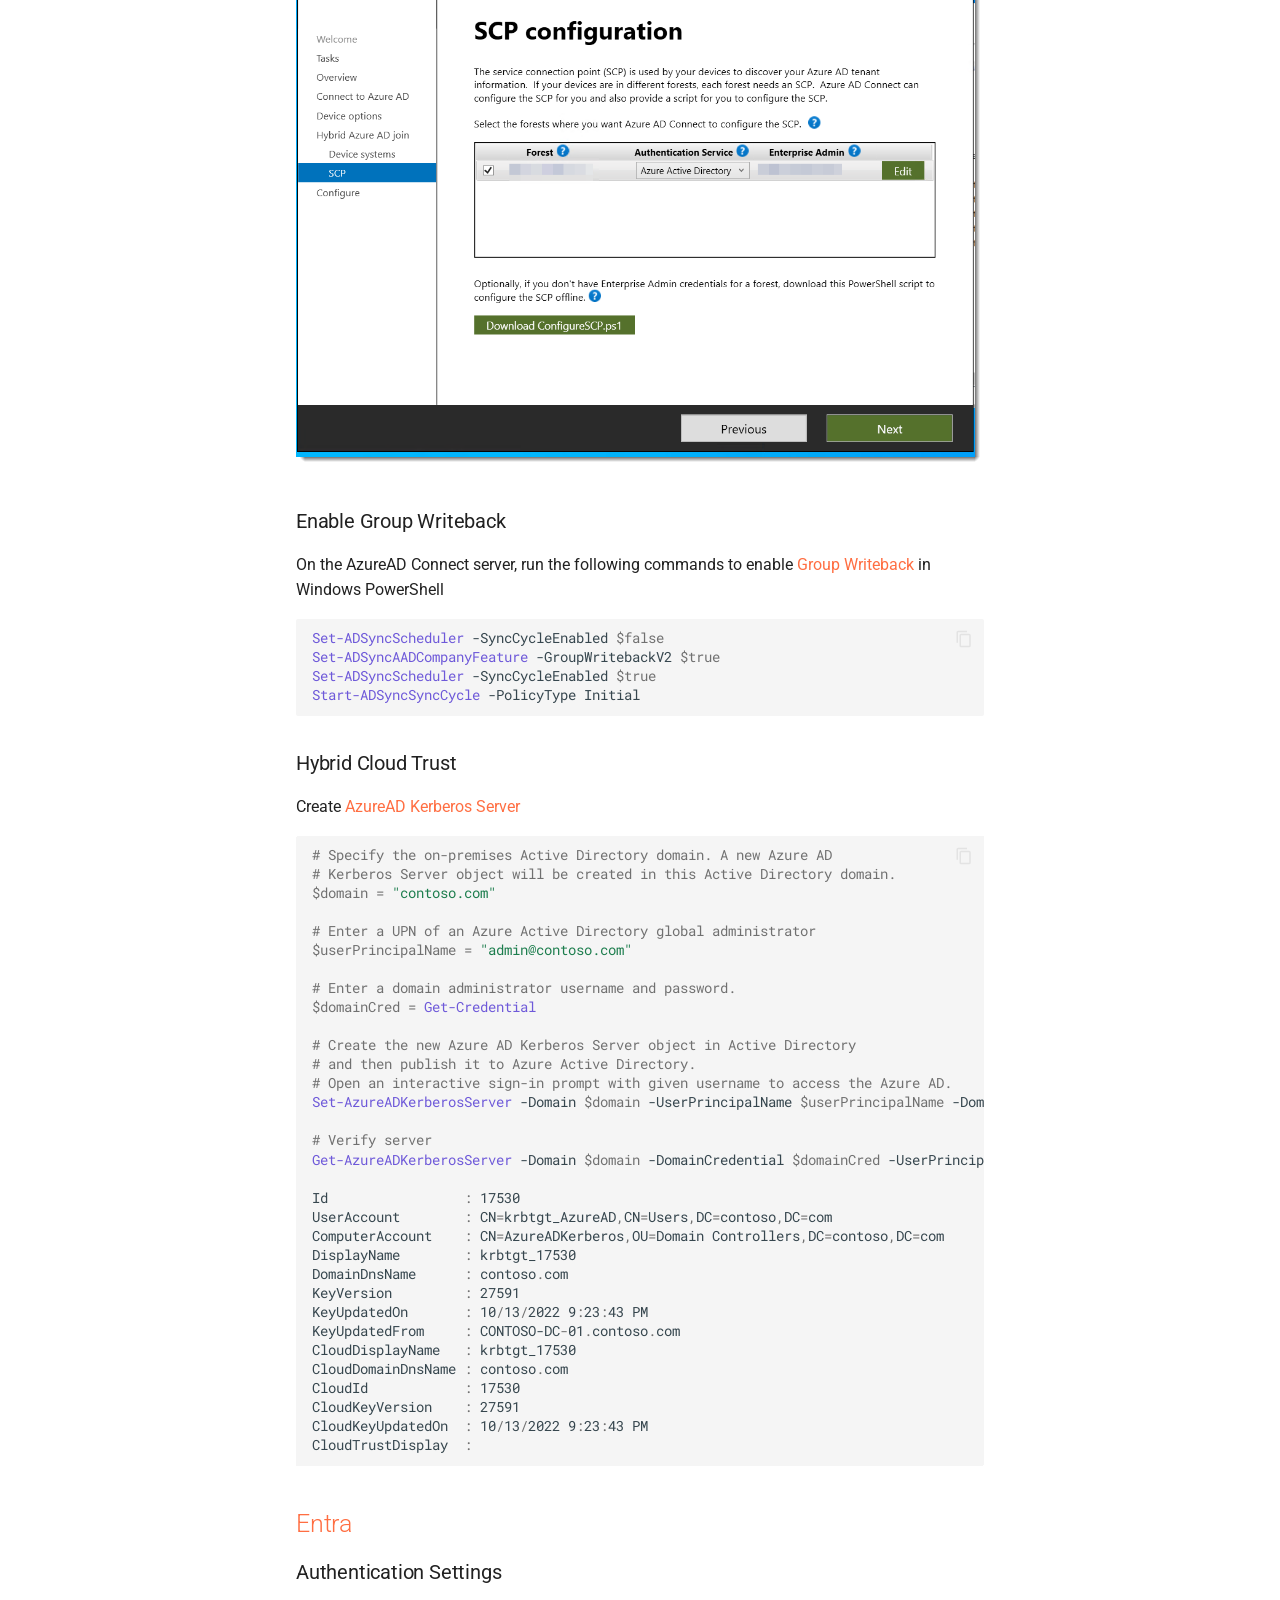
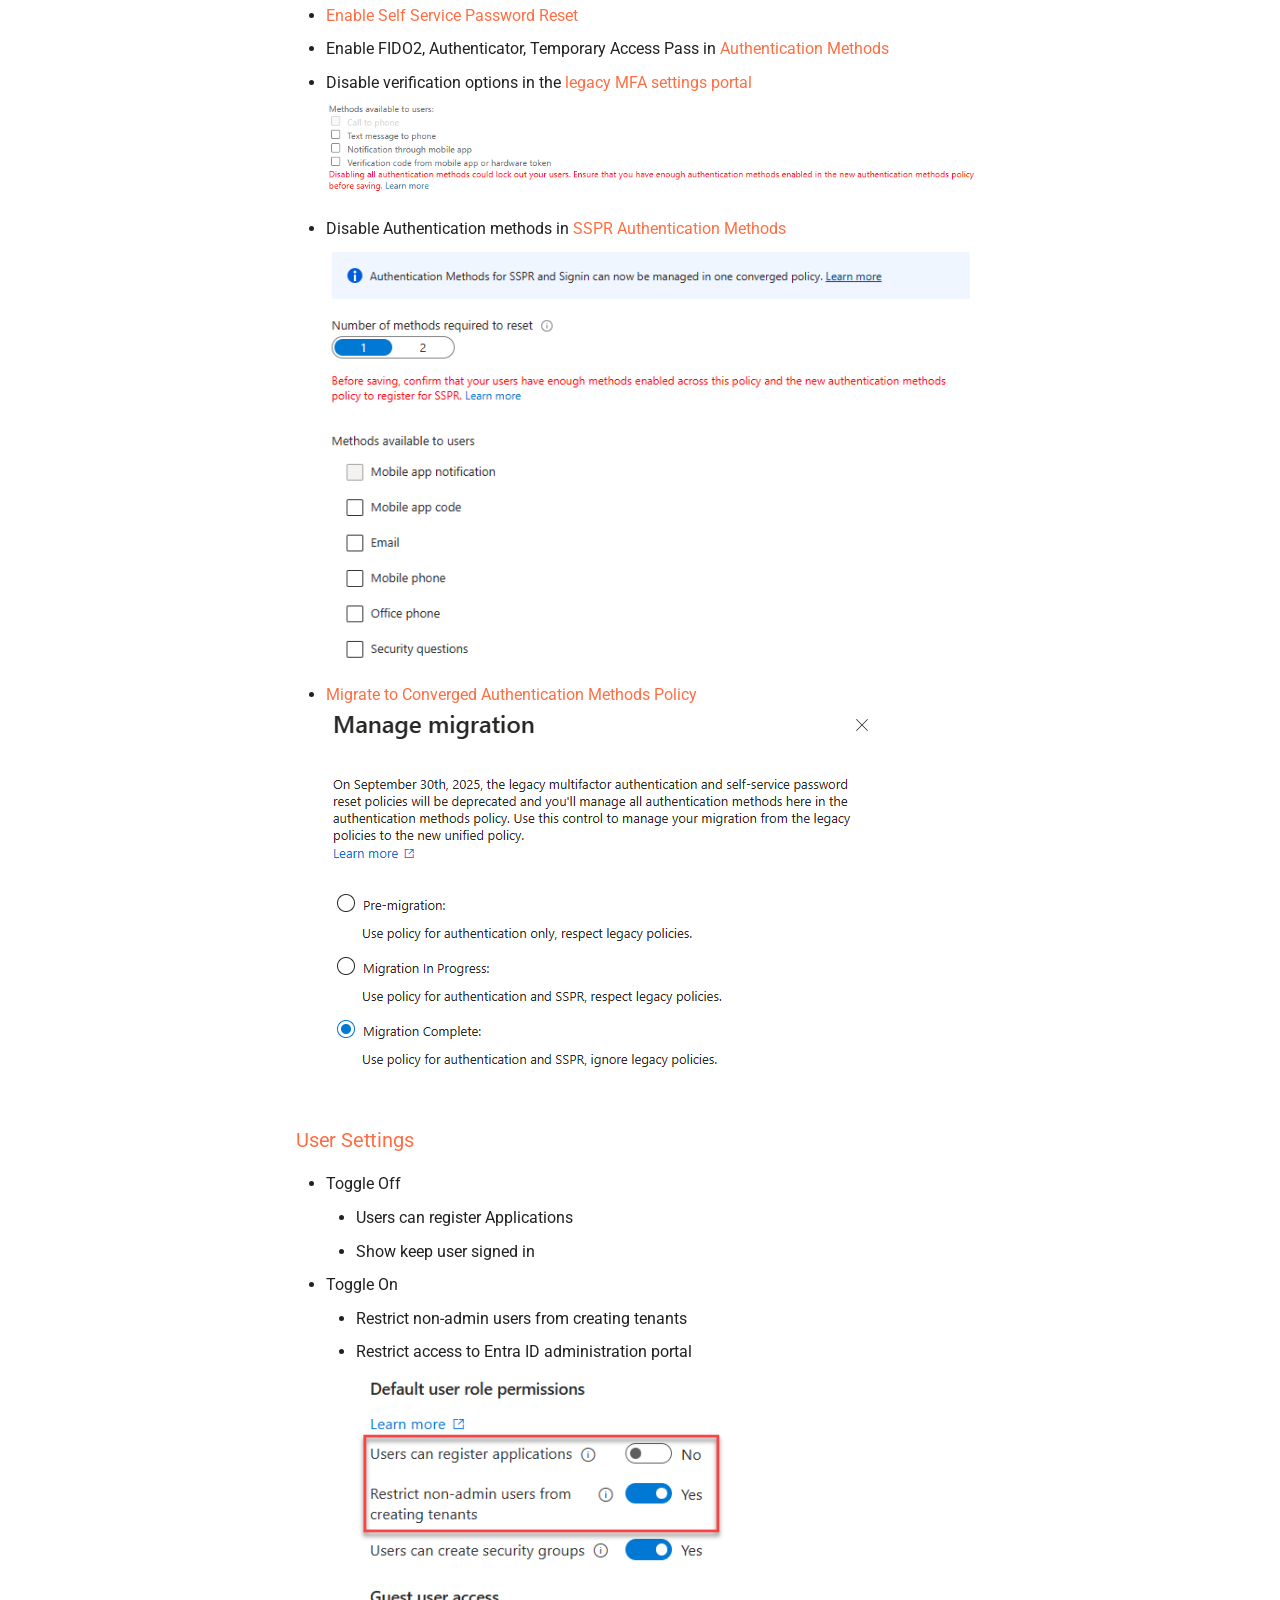
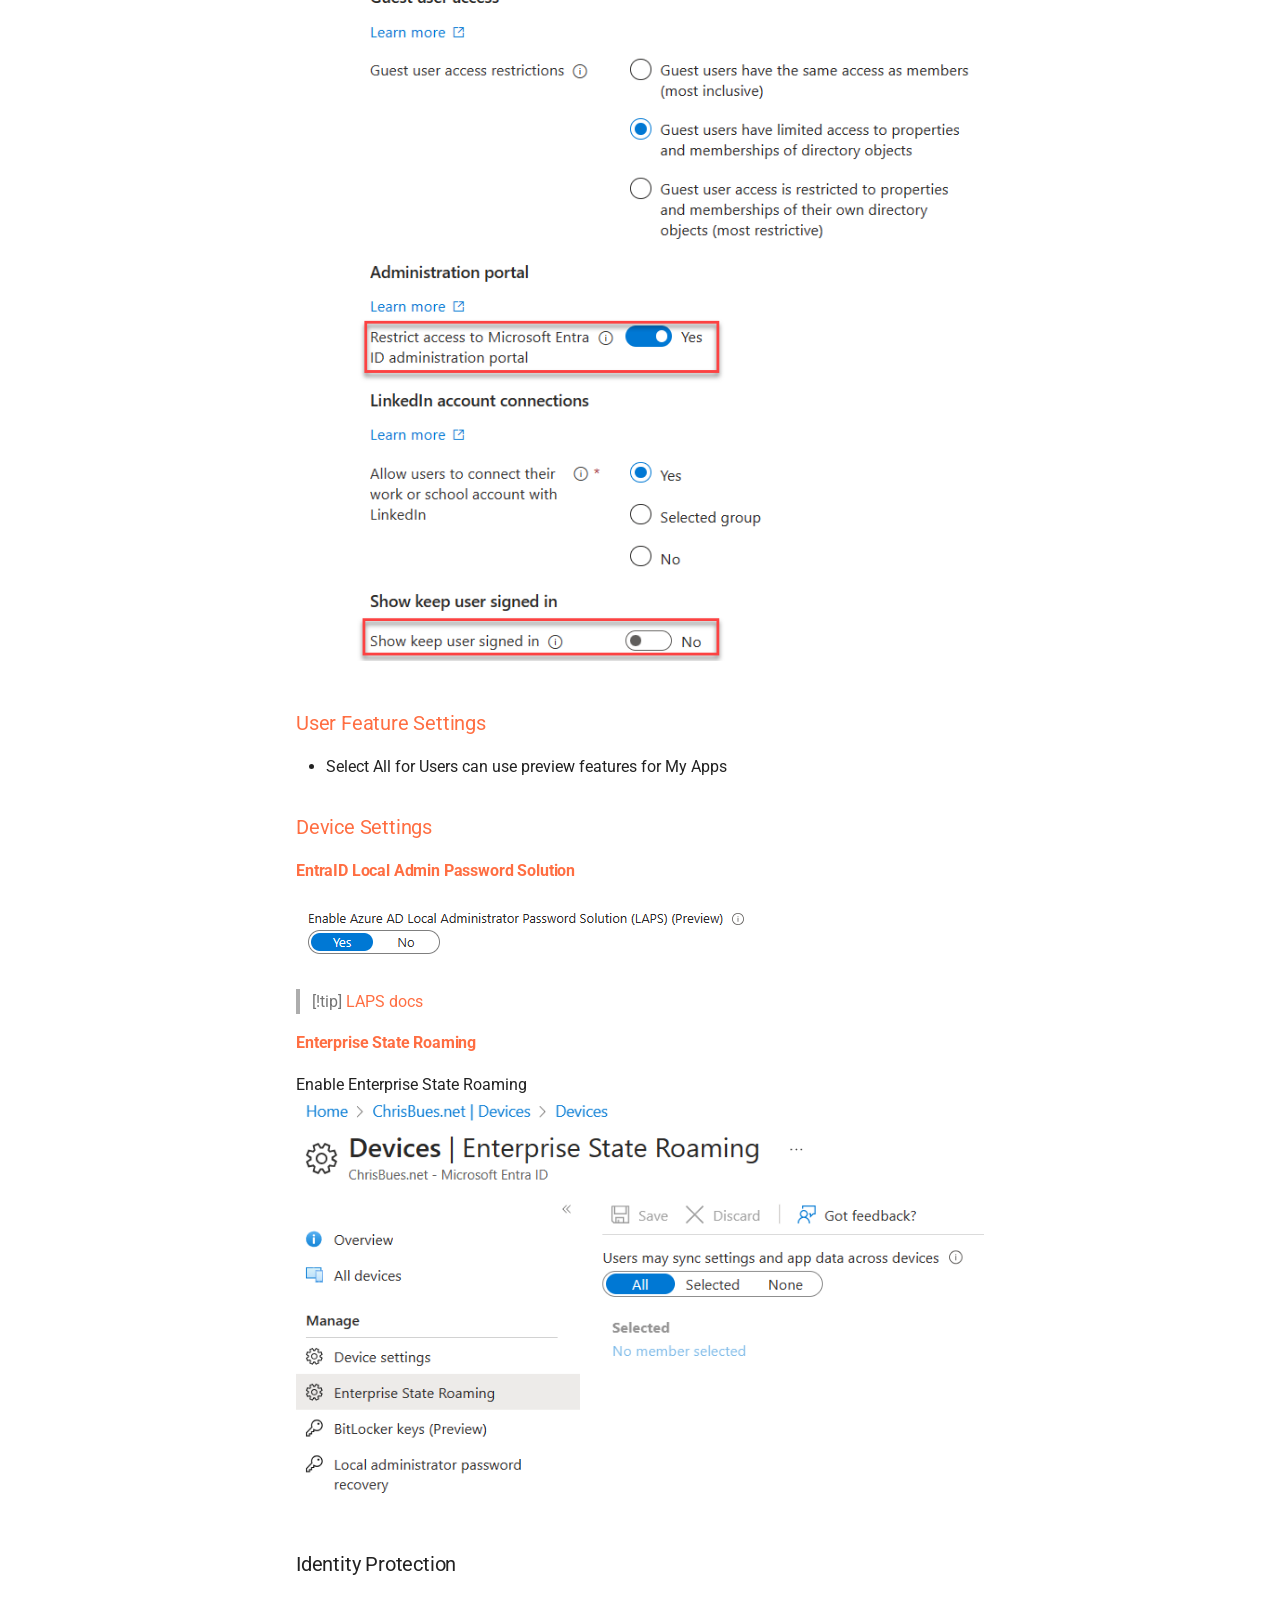
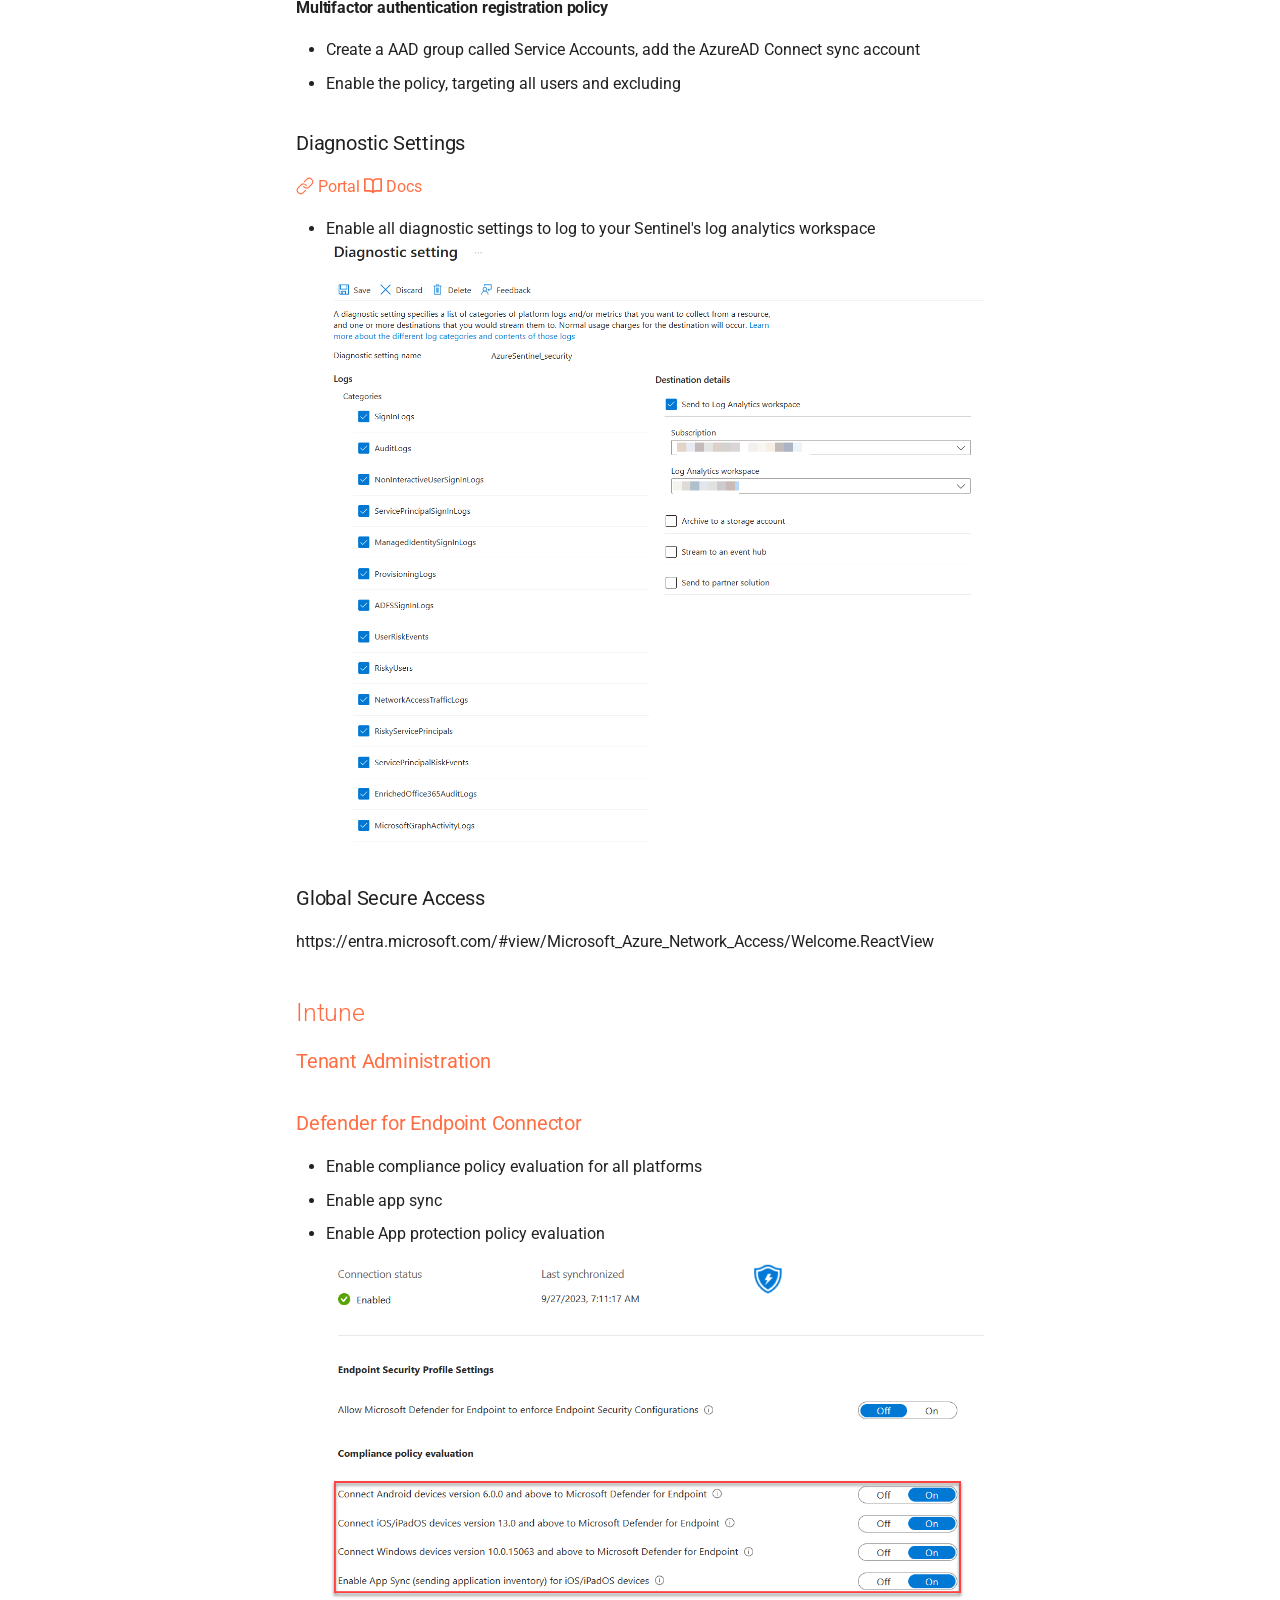
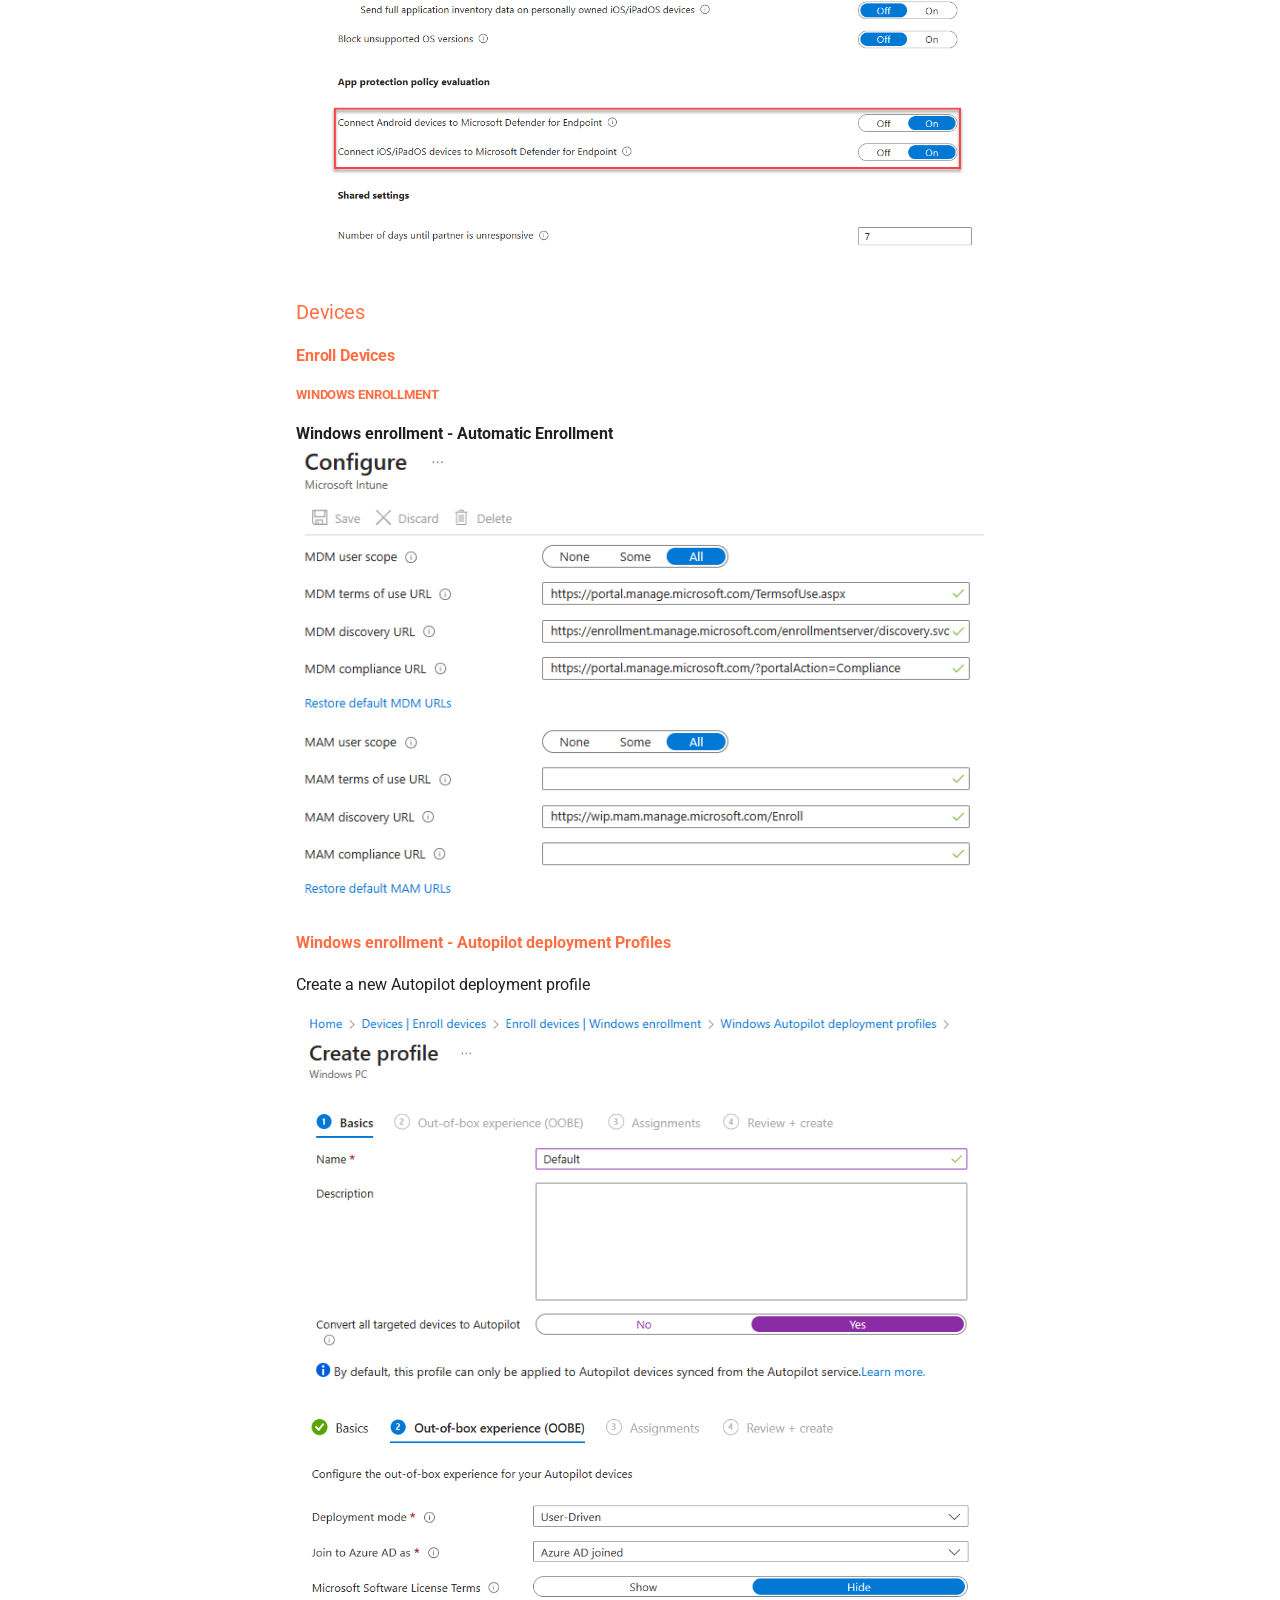
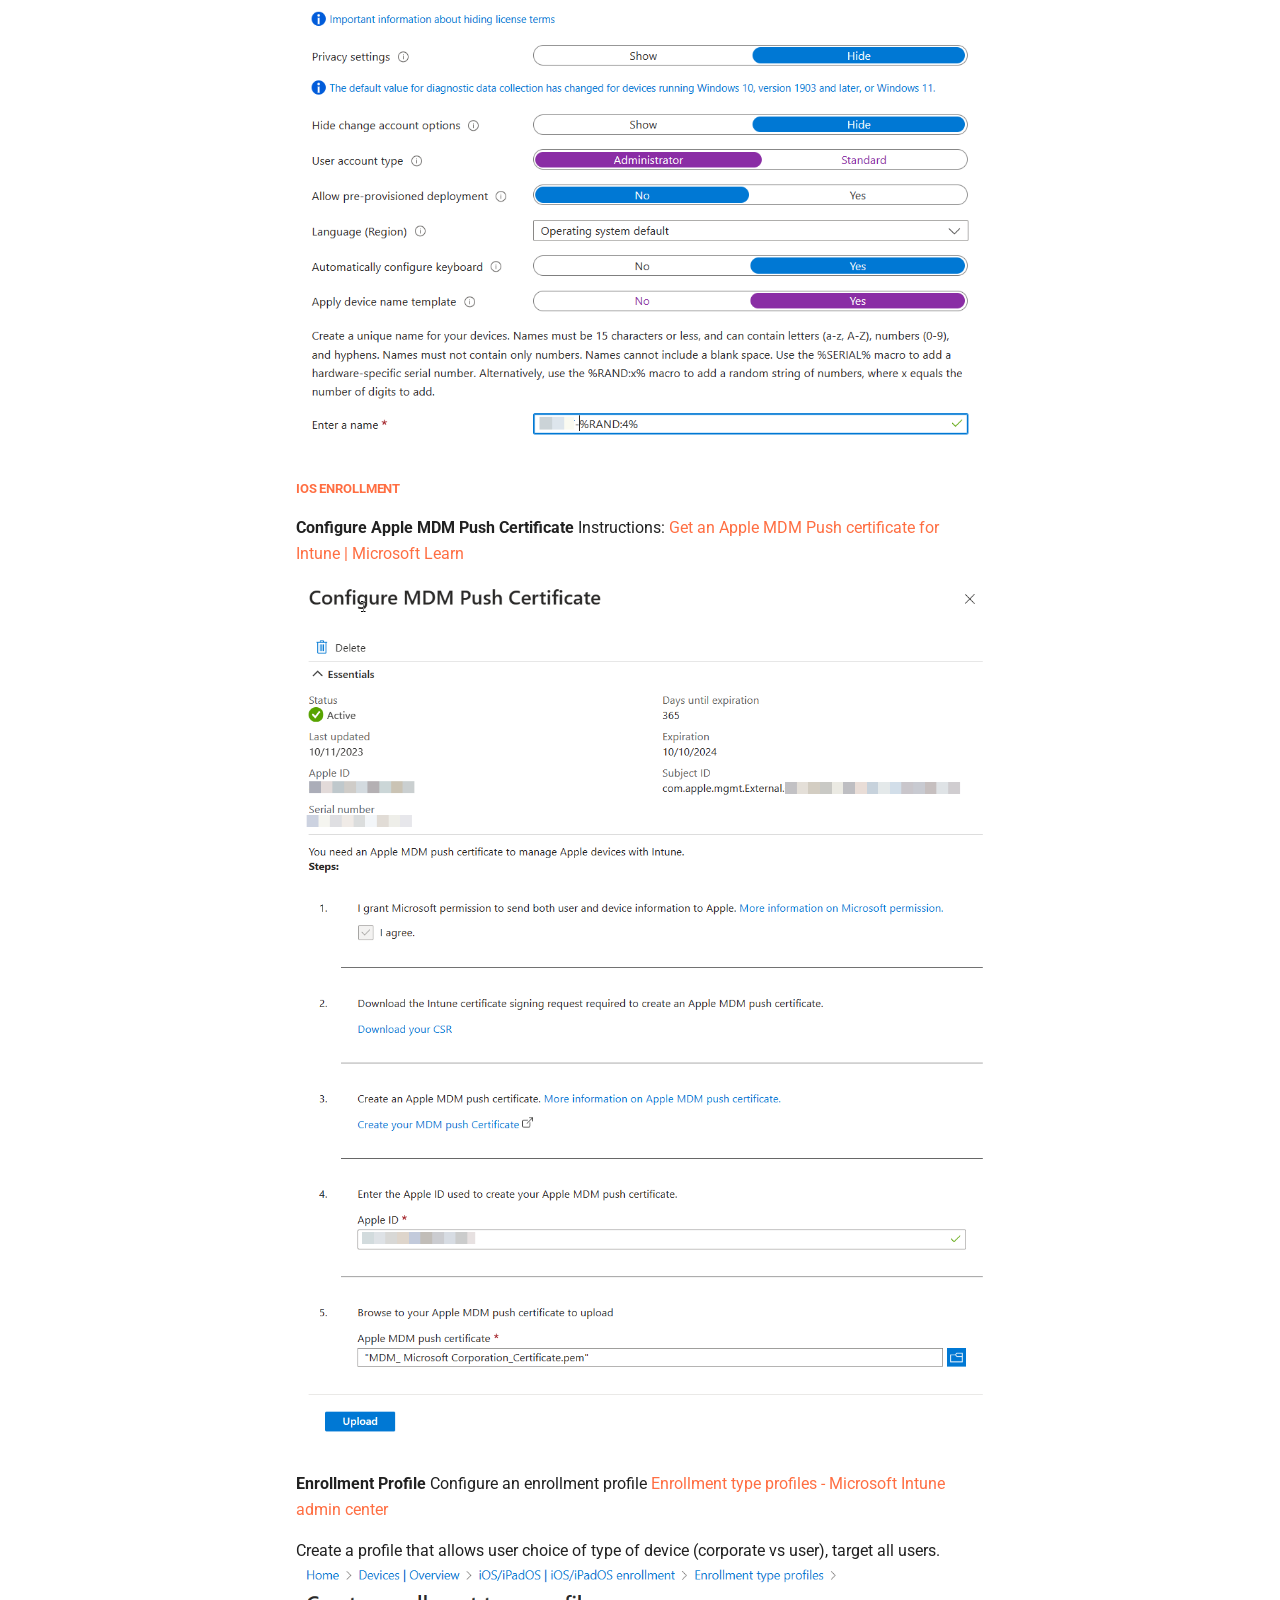
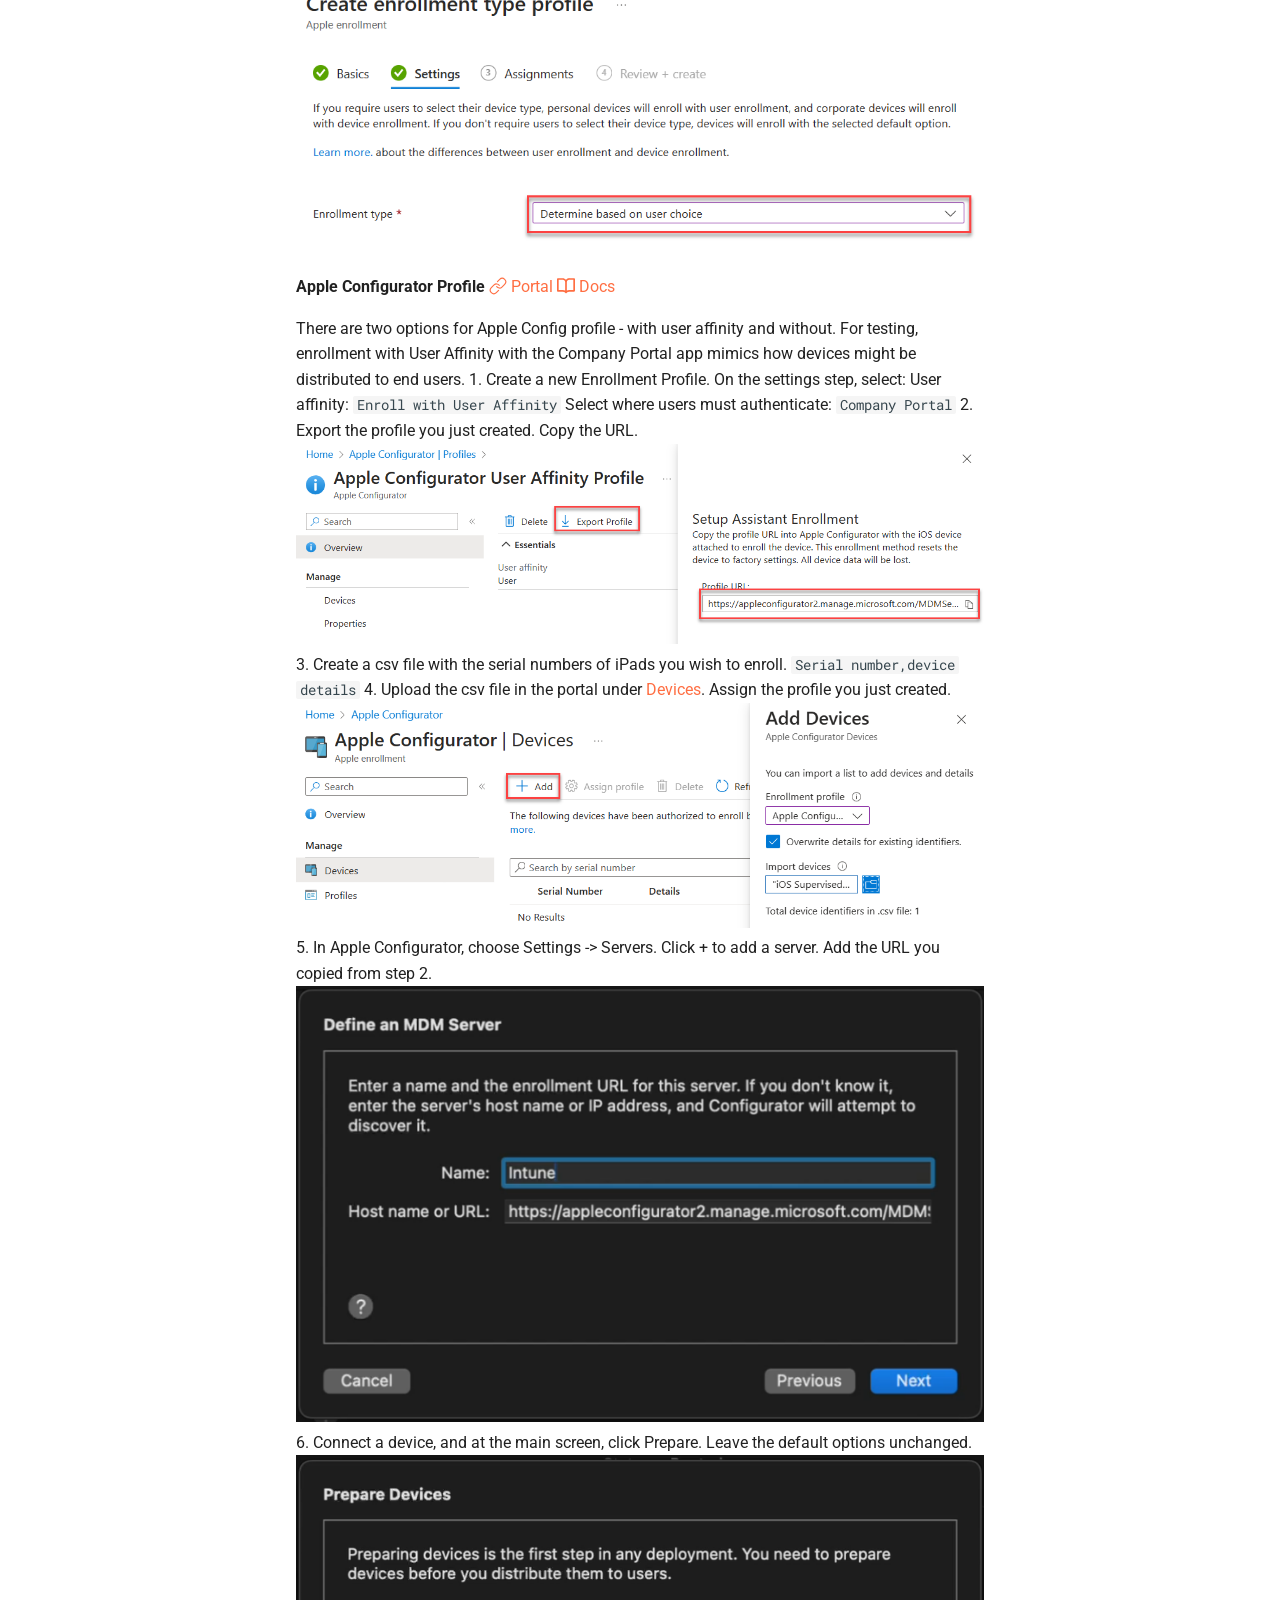
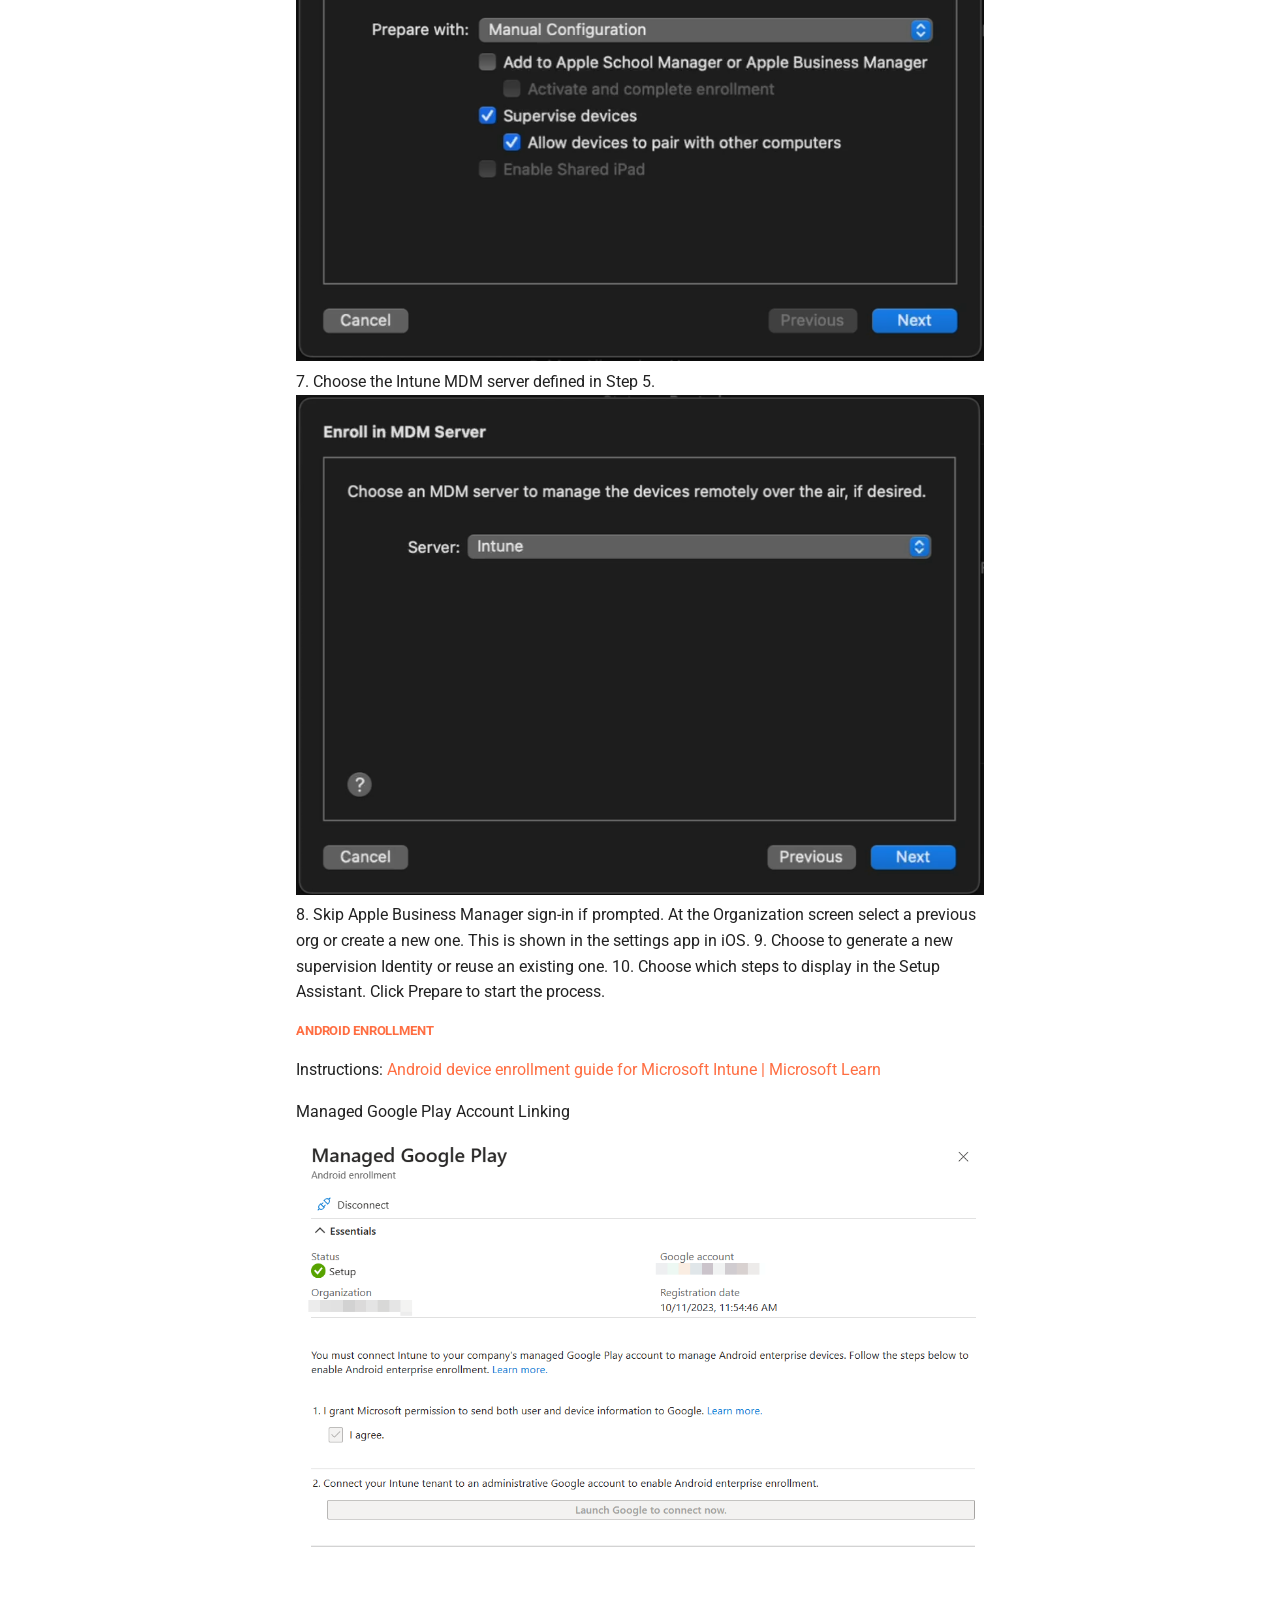
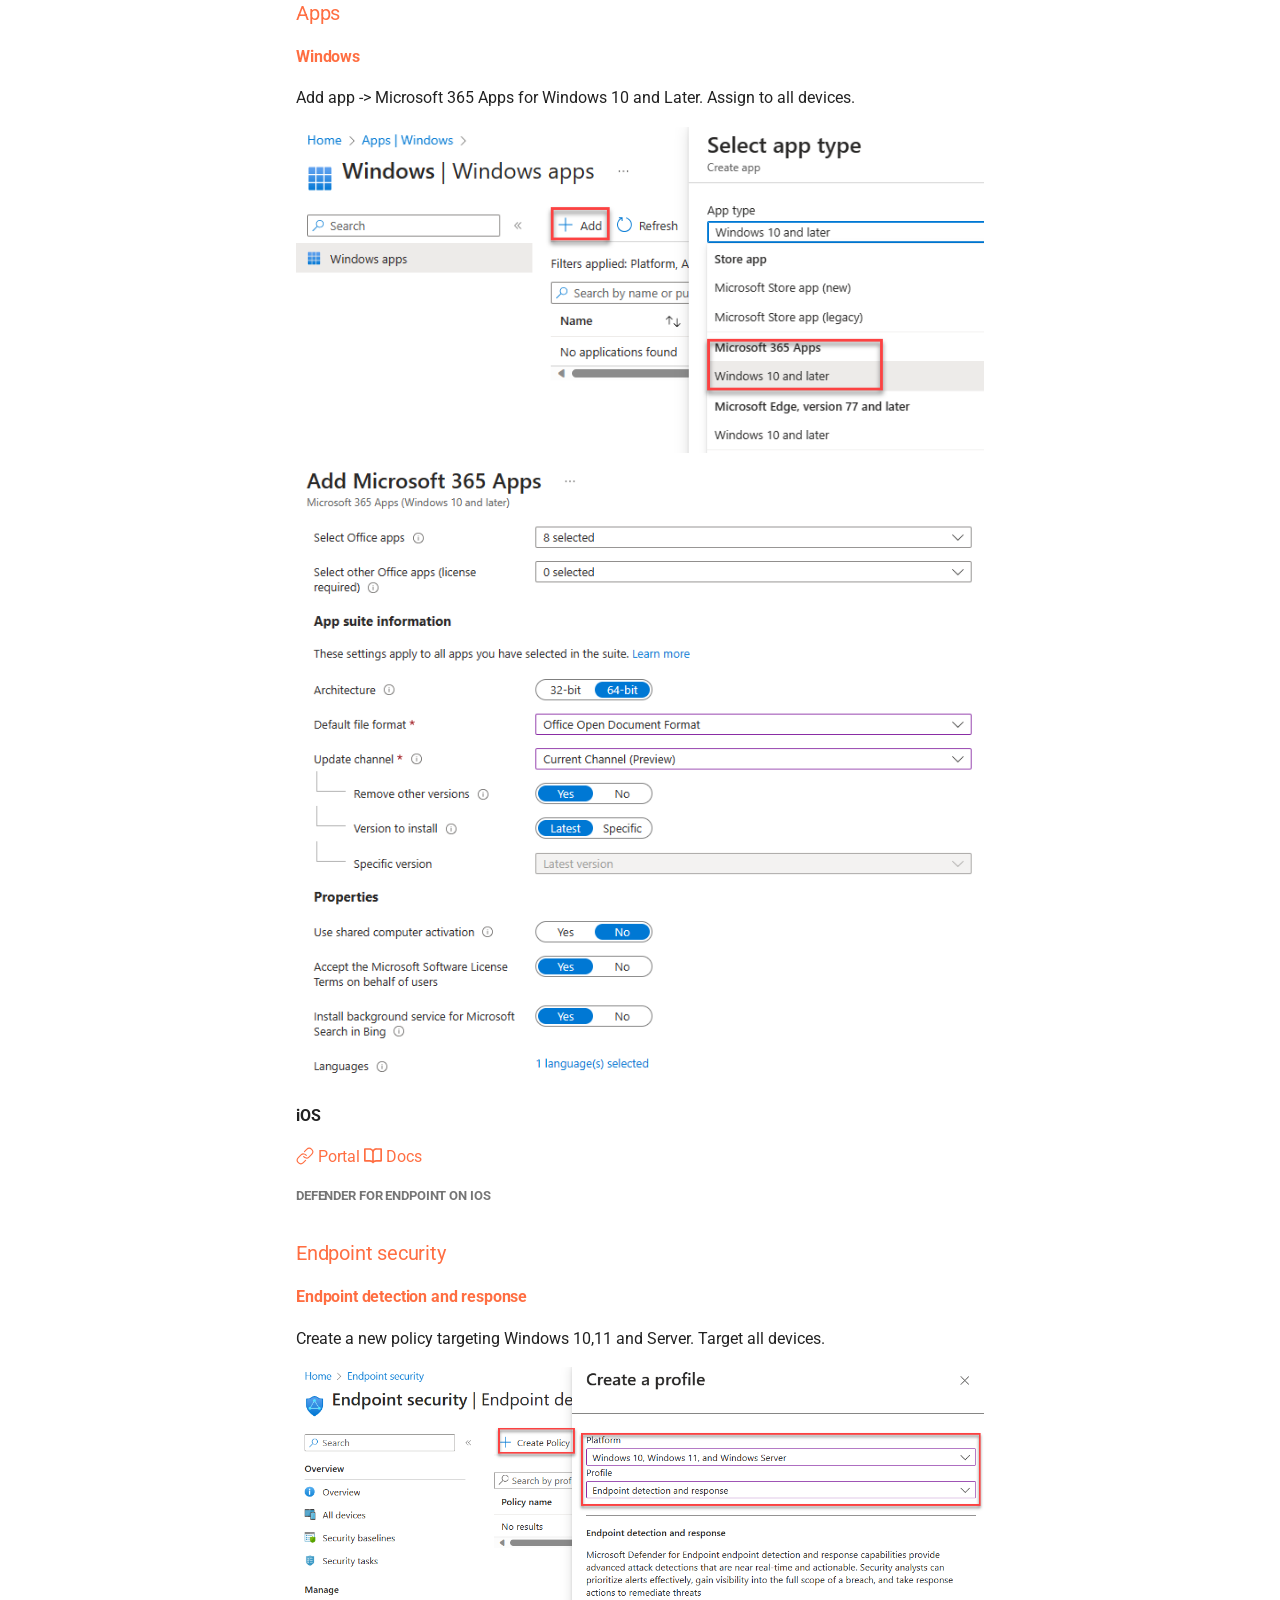
<file: M365/Fresh Tenant Setup/index.html>
<!doctype html>
<html lang="en" class="no-js">
  <head>
    
      <meta charset="utf-8">
      <meta name="viewport" content="width=device-width,initial-scale=1">
      
        <meta name="description" content="My digital garden">
      
      
      
        <link rel="canonical" href="https://www.chrisbues.com/M365/Fresh%20Tenant%20Setup/">
      
      
        <link rel="prev" href="../Defender%20for%20Endpoint%20on%20iOS/">
      
      
      
      <link rel="icon" href="../../assets/images/favicon.png">
      <meta name="generator" content="mkdocs-1.5.3, mkdocs-material-9.4.7">
    
    
      
        <title>Fresh Tenant Setup - Chris Bues</title>
      
    
    
      <link rel="stylesheet" href="../../assets/stylesheets/main.4b4a2bd9.min.css">
      
        
        <link rel="stylesheet" href="../../assets/stylesheets/palette.356b1318.min.css">
      
      


    
    
      
    
    
      
        
        
        <link rel="preconnect" href="https://fonts.gstatic.com" crossorigin>
        <link rel="stylesheet" href="https://fonts.googleapis.com/css?family=Roboto:300,300i,400,400i,700,700i%7CRoboto+Mono:400,400i,700,700i&display=fallback">
        <style>:root{--md-text-font:"Roboto";--md-code-font:"Roboto Mono"}</style>
      
    
    
    <script>__md_scope=new URL("../..",location),__md_hash=e=>[...e].reduce((e,_)=>(e<<5)-e+_.charCodeAt(0),0),__md_get=(e,_=localStorage,t=__md_scope)=>JSON.parse(_.getItem(t.pathname+"."+e)),__md_set=(e,_,t=localStorage,a=__md_scope)=>{try{t.setItem(a.pathname+"."+e,JSON.stringify(_))}catch(e){}}</script>
    
      
  


  
  

<script id="__analytics">function __md_analytics(){function n(){dataLayer.push(arguments)}window.dataLayer=window.dataLayer||[],n("js",new Date),n("config","G-4EP6NGCTL3"),document.addEventListener("DOMContentLoaded",function(){document.forms.search&&document.forms.search.query.addEventListener("blur",function(){this.value&&n("event","search",{search_term:this.value})}),document$.subscribe(function(){var a=document.forms.feedback;if(void 0!==a)for(var e of a.querySelectorAll("[type=submit]"))e.addEventListener("click",function(e){e.preventDefault();var t=document.location.pathname,e=this.getAttribute("data-md-value");n("event","feedback",{page:t,data:e}),a.firstElementChild.disabled=!0;e=a.querySelector(".md-feedback__note [data-md-value='"+e+"']");e&&(e.hidden=!1)}),a.hidden=!1}),location$.subscribe(function(e){n("config","G-4EP6NGCTL3",{page_path:e.pathname})})});var e=document.createElement("script");e.async=!0,e.src="https://www.googletagmanager.com/gtag/js?id=G-4EP6NGCTL3",document.getElementById("__analytics").insertAdjacentElement("afterEnd",e)}</script>
  
    <script>var consent;"undefined"==typeof __md_analytics||(consent=__md_get("__consent"))&&consent.analytics&&__md_analytics()</script>
  

    
    
    
  </head>
  
  
    
    
      
    
    
    
    
    <body dir="ltr" data-md-color-scheme="default" data-md-color-primary="deep-orange" data-md-color-accent="indigo">
  
    
    
      <script>var palette=__md_get("__palette");if(palette&&"object"==typeof palette.color)for(var key of Object.keys(palette.color))document.body.setAttribute("data-md-color-"+key,palette.color[key])</script>
    
    <input class="md-toggle" data-md-toggle="drawer" type="checkbox" id="__drawer" autocomplete="off">
    <input class="md-toggle" data-md-toggle="search" type="checkbox" id="__search" autocomplete="off">
    <label class="md-overlay" for="__drawer"></label>
    <div data-md-component="skip">
      
        
        <a href="#azure-ad" class="md-skip">
          Skip to content
        </a>
      
    </div>
    <div data-md-component="announce">
      
    </div>
    
    
      

  

<header class="md-header md-header--shadow md-header--lifted" data-md-component="header">
  <nav class="md-header__inner md-grid" aria-label="Header">
    <a href="../.." title="Chris Bues" class="md-header__button md-logo" aria-label="Chris Bues" data-md-component="logo">
      
  
  <svg xmlns="http://www.w3.org/2000/svg" viewBox="0 0 24 24"><path d="M12 8a3 3 0 0 0 3-3 3 3 0 0 0-3-3 3 3 0 0 0-3 3 3 3 0 0 0 3 3m0 3.54C9.64 9.35 6.5 8 3 8v11c3.5 0 6.64 1.35 9 3.54 2.36-2.19 5.5-3.54 9-3.54V8c-3.5 0-6.64 1.35-9 3.54Z"/></svg>

    </a>
    <label class="md-header__button md-icon" for="__drawer">
      
      <svg xmlns="http://www.w3.org/2000/svg" viewBox="0 0 24 24"><path d="M3 6h18v2H3V6m0 5h18v2H3v-2m0 5h18v2H3v-2Z"/></svg>
    </label>
    <div class="md-header__title" data-md-component="header-title">
      <div class="md-header__ellipsis">
        <div class="md-header__topic">
          <span class="md-ellipsis">
            Chris Bues
          </span>
        </div>
        <div class="md-header__topic" data-md-component="header-topic">
          <span class="md-ellipsis">
            
              Fresh Tenant Setup
            
          </span>
        </div>
      </div>
    </div>
    
      
        <form class="md-header__option" data-md-component="palette">
  
    
    
    
    <input class="md-option" data-md-color-media="(prefers-color-scheme: light)" data-md-color-scheme="default" data-md-color-primary="deep-orange" data-md-color-accent="indigo"  aria-label="Switch to dark mode"  type="radio" name="__palette" id="__palette_1">
    
      <label class="md-header__button md-icon" title="Switch to dark mode" for="__palette_2" hidden>
        <svg xmlns="http://www.w3.org/2000/svg" viewBox="0 0 24 24"><path d="M17 6H7c-3.31 0-6 2.69-6 6s2.69 6 6 6h10c3.31 0 6-2.69 6-6s-2.69-6-6-6zm0 10H7c-2.21 0-4-1.79-4-4s1.79-4 4-4h10c2.21 0 4 1.79 4 4s-1.79 4-4 4zM7 9c-1.66 0-3 1.34-3 3s1.34 3 3 3 3-1.34 3-3-1.34-3-3-3z"/></svg>
      </label>
    
  
    
    
    
    <input class="md-option" data-md-color-media="(prefers-color-scheme: dark)" data-md-color-scheme="slate" data-md-color-primary="deep-orange" data-md-color-accent="indigo"  aria-label="Switch to light mode"  type="radio" name="__palette" id="__palette_2">
    
      <label class="md-header__button md-icon" title="Switch to light mode" for="__palette_1" hidden>
        <svg xmlns="http://www.w3.org/2000/svg" viewBox="0 0 24 24"><path d="M17 7H7a5 5 0 0 0-5 5 5 5 0 0 0 5 5h10a5 5 0 0 0 5-5 5 5 0 0 0-5-5m0 8a3 3 0 0 1-3-3 3 3 0 0 1 3-3 3 3 0 0 1 3 3 3 3 0 0 1-3 3Z"/></svg>
      </label>
    
  
</form>
      
    
    
    
      <label class="md-header__button md-icon" for="__search">
        
        <svg xmlns="http://www.w3.org/2000/svg" viewBox="0 0 24 24"><path d="M9.5 3A6.5 6.5 0 0 1 16 9.5c0 1.61-.59 3.09-1.56 4.23l.27.27h.79l5 5-1.5 1.5-5-5v-.79l-.27-.27A6.516 6.516 0 0 1 9.5 16 6.5 6.5 0 0 1 3 9.5 6.5 6.5 0 0 1 9.5 3m0 2C7 5 5 7 5 9.5S7 14 9.5 14 14 12 14 9.5 12 5 9.5 5Z"/></svg>
      </label>
      <div class="md-search" data-md-component="search" role="dialog">
  <label class="md-search__overlay" for="__search"></label>
  <div class="md-search__inner" role="search">
    <form class="md-search__form" name="search">
      <input type="text" class="md-search__input" name="query" aria-label="Search" placeholder="Search" autocapitalize="off" autocorrect="off" autocomplete="off" spellcheck="false" data-md-component="search-query" required>
      <label class="md-search__icon md-icon" for="__search">
        
        <svg xmlns="http://www.w3.org/2000/svg" viewBox="0 0 24 24"><path d="M9.5 3A6.5 6.5 0 0 1 16 9.5c0 1.61-.59 3.09-1.56 4.23l.27.27h.79l5 5-1.5 1.5-5-5v-.79l-.27-.27A6.516 6.516 0 0 1 9.5 16 6.5 6.5 0 0 1 3 9.5 6.5 6.5 0 0 1 9.5 3m0 2C7 5 5 7 5 9.5S7 14 9.5 14 14 12 14 9.5 12 5 9.5 5Z"/></svg>
        
        <svg xmlns="http://www.w3.org/2000/svg" viewBox="0 0 24 24"><path d="M20 11v2H8l5.5 5.5-1.42 1.42L4.16 12l7.92-7.92L13.5 5.5 8 11h12Z"/></svg>
      </label>
      <nav class="md-search__options" aria-label="Search">
        
        <button type="reset" class="md-search__icon md-icon" title="Clear" aria-label="Clear" tabindex="-1">
          
          <svg xmlns="http://www.w3.org/2000/svg" viewBox="0 0 24 24"><path d="M19 6.41 17.59 5 12 10.59 6.41 5 5 6.41 10.59 12 5 17.59 6.41 19 12 13.41 17.59 19 19 17.59 13.41 12 19 6.41Z"/></svg>
        </button>
      </nav>
      
        <div class="md-search__suggest" data-md-component="search-suggest"></div>
      
    </form>
    <div class="md-search__output">
      <div class="md-search__scrollwrap" data-md-scrollfix>
        <div class="md-search-result" data-md-component="search-result">
          <div class="md-search-result__meta">
            Initializing search
          </div>
          <ol class="md-search-result__list" role="presentation"></ol>
        </div>
      </div>
    </div>
  </div>
</div>
    
    
  </nav>
  
    
      
<nav class="md-tabs" aria-label="Tabs" data-md-component="tabs">
  <div class="md-grid">
    <ul class="md-tabs__list">
      
        
  
  
  
    <li class="md-tabs__item">
      <a href="../.." class="md-tabs__link">
        
  
    
  
  Welcome to my Digital Garden

      </a>
    </li>
  

      
        
  
  
  
    
    
      <li class="md-tabs__item">
        <a href="../../Azure/Creating%20a%20Basic%20VPN%20Gateway/" class="md-tabs__link">
          
  
    
  
  Azure

        </a>
      </li>
    
  

      
        
  
  
    
  
  
    
    
      <li class="md-tabs__item md-tabs__item--active">
        <a href="../Defender%20for%20Endpoint%20on%20iOS/" class="md-tabs__link">
          
  
    
  
  M365

        </a>
      </li>
    
  

      
    </ul>
  </div>
</nav>
    
  
</header>
    
    <div class="md-container" data-md-component="container">
      
      
        
      
      <main class="md-main" data-md-component="main">
        <div class="md-main__inner md-grid">
          
            
              
              <div class="md-sidebar md-sidebar--primary" data-md-component="sidebar" data-md-type="navigation" >
                <div class="md-sidebar__scrollwrap">
                  <div class="md-sidebar__inner">
                    


  


<nav class="md-nav md-nav--primary md-nav--lifted" aria-label="Navigation" data-md-level="0">
  <label class="md-nav__title" for="__drawer">
    <a href="../.." title="Chris Bues" class="md-nav__button md-logo" aria-label="Chris Bues" data-md-component="logo">
      
  
  <svg xmlns="http://www.w3.org/2000/svg" viewBox="0 0 24 24"><path d="M12 8a3 3 0 0 0 3-3 3 3 0 0 0-3-3 3 3 0 0 0-3 3 3 3 0 0 0 3 3m0 3.54C9.64 9.35 6.5 8 3 8v11c3.5 0 6.64 1.35 9 3.54 2.36-2.19 5.5-3.54 9-3.54V8c-3.5 0-6.64 1.35-9 3.54Z"/></svg>

    </a>
    Chris Bues
  </label>
  
  <ul class="md-nav__list" data-md-scrollfix>
    
      
      
  
  
  
    <li class="md-nav__item">
      <a href="../.." class="md-nav__link">
        
  
  <span class="md-ellipsis">
    Welcome to my Digital Garden
  </span>
  

      </a>
    </li>
  

    
      
      
  
  
  
    
    
      
        
      
    
    
    
    
      
      
    
    <li class="md-nav__item md-nav__item--section md-nav__item--nested">
      
        
        
        
          
        
        <input class="md-nav__toggle md-toggle md-toggle--indeterminate" type="checkbox" id="__nav_2" >
        
          
          <label class="md-nav__link" for="__nav_2" id="__nav_2_label" tabindex="">
            
  
  <span class="md-ellipsis">
    Azure
  </span>
  

            <span class="md-nav__icon md-icon"></span>
          </label>
        
        <nav class="md-nav" data-md-level="1" aria-labelledby="__nav_2_label" aria-expanded="false">
          <label class="md-nav__title" for="__nav_2">
            <span class="md-nav__icon md-icon"></span>
            Azure
          </label>
          <ul class="md-nav__list" data-md-scrollfix>
            
              
                
  
  
  
    <li class="md-nav__item">
      <a href="../../Azure/Creating%20a%20Basic%20VPN%20Gateway/" class="md-nav__link">
        
  
  <span class="md-ellipsis">
    Creating a Basic VPN Gateway
  </span>
  

      </a>
    </li>
  

              
            
          </ul>
        </nav>
      
    </li>
  

    
      
      
  
  
    
  
  
    
    
      
        
      
        
      
    
    
    
    
      
      
    
    <li class="md-nav__item md-nav__item--active md-nav__item--section md-nav__item--nested">
      
        
        
        
        <input class="md-nav__toggle md-toggle " type="checkbox" id="__nav_3" checked>
        
          
          <label class="md-nav__link" for="__nav_3" id="__nav_3_label" tabindex="">
            
  
  <span class="md-ellipsis">
    M365
  </span>
  

            <span class="md-nav__icon md-icon"></span>
          </label>
        
        <nav class="md-nav" data-md-level="1" aria-labelledby="__nav_3_label" aria-expanded="true">
          <label class="md-nav__title" for="__nav_3">
            <span class="md-nav__icon md-icon"></span>
            M365
          </label>
          <ul class="md-nav__list" data-md-scrollfix>
            
              
                
  
  
  
    <li class="md-nav__item">
      <a href="../Defender%20for%20Endpoint%20on%20iOS/" class="md-nav__link">
        
  
  <span class="md-ellipsis">
    Defender for Endpoint on iOS
  </span>
  

      </a>
    </li>
  

              
            
              
                
  
  
    
  
  
    <li class="md-nav__item md-nav__item--active">
      
      <input class="md-nav__toggle md-toggle" type="checkbox" id="__toc">
      
      
      
        <label class="md-nav__link md-nav__link--active" for="__toc">
          
  
  <span class="md-ellipsis">
    Fresh Tenant Setup
  </span>
  

          <span class="md-nav__icon md-icon"></span>
        </label>
      
      <a href="./" class="md-nav__link md-nav__link--active">
        
  
  <span class="md-ellipsis">
    Fresh Tenant Setup
  </span>
  

      </a>
      
        

<nav class="md-nav md-nav--secondary" aria-label="Table of contents">
  
  
  
  
    <label class="md-nav__title" for="__toc">
      <span class="md-nav__icon md-icon"></span>
      Table of contents
    </label>
    <ul class="md-nav__list" data-md-component="toc" data-md-scrollfix>
      
        <li class="md-nav__item">
  <a href="#azure-ad" class="md-nav__link">
    Azure AD
  </a>
  
    <nav class="md-nav" aria-label="Azure AD">
      <ul class="md-nav__list">
        
          <li class="md-nav__item">
  <a href="#azure-ad-connect" class="md-nav__link">
    Azure AD Connect
  </a>
  
</li>
        
          <li class="md-nav__item">
  <a href="#enable-group-writeback" class="md-nav__link">
    Enable Group Writeback
  </a>
  
</li>
        
          <li class="md-nav__item">
  <a href="#hybrid-cloud-trust" class="md-nav__link">
    Hybrid Cloud Trust
  </a>
  
</li>
        
      </ul>
    </nav>
  
</li>
      
        <li class="md-nav__item">
  <a href="#entra" class="md-nav__link">
    Entra
  </a>
  
    <nav class="md-nav" aria-label="Entra">
      <ul class="md-nav__list">
        
          <li class="md-nav__item">
  <a href="#authentication-settings" class="md-nav__link">
    Authentication Settings
  </a>
  
</li>
        
          <li class="md-nav__item">
  <a href="#user-settings" class="md-nav__link">
    User Settings
  </a>
  
</li>
        
          <li class="md-nav__item">
  <a href="#user-feature-settings" class="md-nav__link">
    User Feature Settings
  </a>
  
</li>
        
          <li class="md-nav__item">
  <a href="#device-settings" class="md-nav__link">
    Device Settings
  </a>
  
    <nav class="md-nav" aria-label="Device Settings">
      <ul class="md-nav__list">
        
          <li class="md-nav__item">
  <a href="#entraid-local-admin-password-solution" class="md-nav__link">
    EntraID Local Admin Password Solution
  </a>
  
</li>
        
          <li class="md-nav__item">
  <a href="#enterprise-state-roaming" class="md-nav__link">
    Enterprise State Roaming
  </a>
  
</li>
        
      </ul>
    </nav>
  
</li>
        
          <li class="md-nav__item">
  <a href="#identity-protection" class="md-nav__link">
    Identity Protection
  </a>
  
    <nav class="md-nav" aria-label="Identity Protection">
      <ul class="md-nav__list">
        
          <li class="md-nav__item">
  <a href="#multifactor-authentication-registration-policy" class="md-nav__link">
    Multifactor authentication registration policy
  </a>
  
</li>
        
      </ul>
    </nav>
  
</li>
        
          <li class="md-nav__item">
  <a href="#diagnostic-settings" class="md-nav__link">
    Diagnostic Settings
  </a>
  
</li>
        
          <li class="md-nav__item">
  <a href="#global-secure-access" class="md-nav__link">
    Global Secure Access
  </a>
  
</li>
        
      </ul>
    </nav>
  
</li>
      
        <li class="md-nav__item">
  <a href="#intune" class="md-nav__link">
    Intune
  </a>
  
    <nav class="md-nav" aria-label="Intune">
      <ul class="md-nav__list">
        
          <li class="md-nav__item">
  <a href="#tenant-administration" class="md-nav__link">
    Tenant Administration
  </a>
  
</li>
        
          <li class="md-nav__item">
  <a href="#defender-for-endpoint-connector" class="md-nav__link">
    Defender for Endpoint Connector
  </a>
  
</li>
        
          <li class="md-nav__item">
  <a href="#devices" class="md-nav__link">
    Devices
  </a>
  
    <nav class="md-nav" aria-label="Devices">
      <ul class="md-nav__list">
        
          <li class="md-nav__item">
  <a href="#enroll-devices" class="md-nav__link">
    Enroll Devices
  </a>
  
    <nav class="md-nav" aria-label="Enroll Devices">
      <ul class="md-nav__list">
        
          <li class="md-nav__item">
  <a href="#windows-enrollment" class="md-nav__link">
    Windows Enrollment
  </a>
  
</li>
        
          <li class="md-nav__item">
  <a href="#ios-enrollment" class="md-nav__link">
    iOS Enrollment
  </a>
  
</li>
        
          <li class="md-nav__item">
  <a href="#android-enrollment" class="md-nav__link">
    Android Enrollment
  </a>
  
</li>
        
      </ul>
    </nav>
  
</li>
        
      </ul>
    </nav>
  
</li>
        
          <li class="md-nav__item">
  <a href="#apps" class="md-nav__link">
    Apps
  </a>
  
    <nav class="md-nav" aria-label="Apps">
      <ul class="md-nav__list">
        
          <li class="md-nav__item">
  <a href="#windows" class="md-nav__link">
    Windows
  </a>
  
</li>
        
          <li class="md-nav__item">
  <a href="#ios" class="md-nav__link">
    iOS
  </a>
  
    <nav class="md-nav" aria-label="iOS">
      <ul class="md-nav__list">
        
          <li class="md-nav__item">
  <a href="#defender-for-endpoint-on-ios" class="md-nav__link">
    Defender for Endpoint on iOS
  </a>
  
</li>
        
      </ul>
    </nav>
  
</li>
        
      </ul>
    </nav>
  
</li>
        
          <li class="md-nav__item">
  <a href="#endpoint-security" class="md-nav__link">
    Endpoint security
  </a>
  
    <nav class="md-nav" aria-label="Endpoint security">
      <ul class="md-nav__list">
        
          <li class="md-nav__item">
  <a href="#endpoint-detection-and-response" class="md-nav__link">
    Endpoint detection and response
  </a>
  
</li>
        
          <li class="md-nav__item">
  <a href="#security-baselines" class="md-nav__link">
    Security Baselines
  </a>
  
</li>
        
          <li class="md-nav__item">
  <a href="#account-protection" class="md-nav__link">
    Account Protection
  </a>
  
</li>
        
      </ul>
    </nav>
  
</li>
        
      </ul>
    </nav>
  
</li>
      
        <li class="md-nav__item">
  <a href="#m365-defender" class="md-nav__link">
    M365 Defender
  </a>
  
    <nav class="md-nav" aria-label="M365 Defender">
      <ul class="md-nav__list">
        
          <li class="md-nav__item">
  <a href="#email-collaboration" class="md-nav__link">
    Email &amp; collaboration
  </a>
  
</li>
        
          <li class="md-nav__item">
  <a href="#mdca" class="md-nav__link">
    MDCA
  </a>
  
    <nav class="md-nav" aria-label="MDCA">
      <ul class="md-nav__list">
        
          <li class="md-nav__item">
  <a href="#system" class="md-nav__link">
    System
  </a>
  
    <nav class="md-nav" aria-label="System">
      <ul class="md-nav__list">
        
          <li class="md-nav__item">
  <a href="#preview-features" class="md-nav__link">
    Preview Features
  </a>
  
</li>
        
          <li class="md-nav__item">
  <a href="#ip-address-ranges" class="md-nav__link">
    IP address Ranges
  </a>
  
</li>
        
      </ul>
    </nav>
  
</li>
        
          <li class="md-nav__item">
  <a href="#cloud-discovery" class="md-nav__link">
    Cloud Discovery
  </a>
  
    <nav class="md-nav" aria-label="Cloud Discovery">
      <ul class="md-nav__list">
        
          <li class="md-nav__item">
  <a href="#defender-for-endpoint" class="md-nav__link">
    Defender for Endpoint
  </a>
  
</li>
        
          <li class="md-nav__item">
  <a href="#user-enrichment" class="md-nav__link">
    User Enrichment
  </a>
  
</li>
        
      </ul>
    </nav>
  
</li>
        
          <li class="md-nav__item">
  <a href="#information-protection" class="md-nav__link">
    Information Protection
  </a>
  
    <nav class="md-nav" aria-label="Information Protection">
      <ul class="md-nav__list">
        
          <li class="md-nav__item">
  <a href="#microsoft-information-protection" class="md-nav__link">
    Microsoft Information Protection
  </a>
  
</li>
        
          <li class="md-nav__item">
  <a href="#files" class="md-nav__link">
    Files
  </a>
  
</li>
        
      </ul>
    </nav>
  
</li>
        
          <li class="md-nav__item">
  <a href="#app-governance" class="md-nav__link">
    App governance
  </a>
  
    <nav class="md-nav" aria-label="App governance">
      <ul class="md-nav__list">
        
          <li class="md-nav__item">
  <a href="#service-status" class="md-nav__link">
    Service Status
  </a>
  
</li>
        
      </ul>
    </nav>
  
</li>
        
          <li class="md-nav__item">
  <a href="#connected-apps" class="md-nav__link">
    Connected Apps
  </a>
  
    <nav class="md-nav" aria-label="Connected Apps">
      <ul class="md-nav__list">
        
          <li class="md-nav__item">
  <a href="#app-connectors" class="md-nav__link">
    App Connectors
  </a>
  
</li>
        
      </ul>
    </nav>
  
</li>
        
          <li class="md-nav__item">
  <a href="#siem-agents" class="md-nav__link">
    SIEM Agents
  </a>
  
</li>
        
      </ul>
    </nav>
  
</li>
        
          <li class="md-nav__item">
  <a href="#mde" class="md-nav__link">
    MDE
  </a>
  
    <nav class="md-nav" aria-label="MDE">
      <ul class="md-nav__list">
        
          <li class="md-nav__item">
  <a href="#advanced-features" class="md-nav__link">
    Advanced Features
  </a>
  
</li>
        
      </ul>
    </nav>
  
</li>
        
          <li class="md-nav__item">
  <a href="#defender-for-identity-mdi" class="md-nav__link">
    Defender for Identity (MDI)
  </a>
  
    <nav class="md-nav" aria-label="Defender for Identity (MDI)">
      <ul class="md-nav__list">
        
          <li class="md-nav__item">
  <a href="#general" class="md-nav__link">
    General
  </a>
  
    <nav class="md-nav" aria-label="General">
      <ul class="md-nav__list">
        
          <li class="md-nav__item">
  <a href="#sensors" class="md-nav__link">
    Sensors
  </a>
  
</li>
        
      </ul>
    </nav>
  
</li>
        
          <li class="md-nav__item">
  <a href="#ad-configuration" class="md-nav__link">
    AD Configuration
  </a>
  
</li>
        
      </ul>
    </nav>
  
</li>
        
      </ul>
    </nav>
  
</li>
      
        <li class="md-nav__item">
  <a href="#microsoft-purview" class="md-nav__link">
    Microsoft Purview
  </a>
  
    <nav class="md-nav" aria-label="Microsoft Purview">
      <ul class="md-nav__list">
        
          <li class="md-nav__item">
  <a href="#sensitivity-labels" class="md-nav__link">
    Sensitivity Labels
  </a>
  
    <nav class="md-nav" aria-label="Sensitivity Labels">
      <ul class="md-nav__list">
        
          <li class="md-nav__item">
  <a href="#enable-labeling-for-protected-content-pdfs" class="md-nav__link">
    Enable labeling for Protected content &amp; PDFs
  </a>
  
</li>
        
          <li class="md-nav__item">
  <a href="#enable-labeling-for-containers" class="md-nav__link">
    Enable Labeling for Containers
  </a>
  
</li>
        
          <li class="md-nav__item">
  <a href="#enable-co-authoring-for-encrypted-files" class="md-nav__link">
    Enable co-authoring for Encrypted Files
  </a>
  
</li>
        
      </ul>
    </nav>
  
</li>
        
          <li class="md-nav__item">
  <a href="#dlp" class="md-nav__link">
    DLP
  </a>
  
    <nav class="md-nav" aria-label="DLP">
      <ul class="md-nav__list">
        
          <li class="md-nav__item">
  <a href="#endpoint-dlp" class="md-nav__link">
    Endpoint DLP
  </a>
  
    <nav class="md-nav" aria-label="Endpoint DLP">
      <ul class="md-nav__list">
        
          <li class="md-nav__item">
  <a href="#settings" class="md-nav__link">
    Settings
  </a>
  
</li>
        
      </ul>
    </nav>
  
</li>
        
      </ul>
    </nav>
  
</li>
        
          <li class="md-nav__item">
  <a href="#mip-scanner" class="md-nav__link">
    MIP Scanner
  </a>
  
</li>
        
      </ul>
    </nav>
  
</li>
      
    </ul>
  
</nav>
      
    </li>
  

              
            
          </ul>
        </nav>
      
    </li>
  

    
  </ul>
</nav>
                  </div>
                </div>
              </div>
            
            
              
              <div class="md-sidebar md-sidebar--secondary" data-md-component="sidebar" data-md-type="toc" >
                <div class="md-sidebar__scrollwrap">
                  <div class="md-sidebar__inner">
                    

<nav class="md-nav md-nav--secondary" aria-label="Table of contents">
  
  
  
  
    <label class="md-nav__title" for="__toc">
      <span class="md-nav__icon md-icon"></span>
      Table of contents
    </label>
    <ul class="md-nav__list" data-md-component="toc" data-md-scrollfix>
      
        <li class="md-nav__item">
  <a href="#azure-ad" class="md-nav__link">
    Azure AD
  </a>
  
    <nav class="md-nav" aria-label="Azure AD">
      <ul class="md-nav__list">
        
          <li class="md-nav__item">
  <a href="#azure-ad-connect" class="md-nav__link">
    Azure AD Connect
  </a>
  
</li>
        
          <li class="md-nav__item">
  <a href="#enable-group-writeback" class="md-nav__link">
    Enable Group Writeback
  </a>
  
</li>
        
          <li class="md-nav__item">
  <a href="#hybrid-cloud-trust" class="md-nav__link">
    Hybrid Cloud Trust
  </a>
  
</li>
        
      </ul>
    </nav>
  
</li>
      
        <li class="md-nav__item">
  <a href="#entra" class="md-nav__link">
    Entra
  </a>
  
    <nav class="md-nav" aria-label="Entra">
      <ul class="md-nav__list">
        
          <li class="md-nav__item">
  <a href="#authentication-settings" class="md-nav__link">
    Authentication Settings
  </a>
  
</li>
        
          <li class="md-nav__item">
  <a href="#user-settings" class="md-nav__link">
    User Settings
  </a>
  
</li>
        
          <li class="md-nav__item">
  <a href="#user-feature-settings" class="md-nav__link">
    User Feature Settings
  </a>
  
</li>
        
          <li class="md-nav__item">
  <a href="#device-settings" class="md-nav__link">
    Device Settings
  </a>
  
    <nav class="md-nav" aria-label="Device Settings">
      <ul class="md-nav__list">
        
          <li class="md-nav__item">
  <a href="#entraid-local-admin-password-solution" class="md-nav__link">
    EntraID Local Admin Password Solution
  </a>
  
</li>
        
          <li class="md-nav__item">
  <a href="#enterprise-state-roaming" class="md-nav__link">
    Enterprise State Roaming
  </a>
  
</li>
        
      </ul>
    </nav>
  
</li>
        
          <li class="md-nav__item">
  <a href="#identity-protection" class="md-nav__link">
    Identity Protection
  </a>
  
    <nav class="md-nav" aria-label="Identity Protection">
      <ul class="md-nav__list">
        
          <li class="md-nav__item">
  <a href="#multifactor-authentication-registration-policy" class="md-nav__link">
    Multifactor authentication registration policy
  </a>
  
</li>
        
      </ul>
    </nav>
  
</li>
        
          <li class="md-nav__item">
  <a href="#diagnostic-settings" class="md-nav__link">
    Diagnostic Settings
  </a>
  
</li>
        
          <li class="md-nav__item">
  <a href="#global-secure-access" class="md-nav__link">
    Global Secure Access
  </a>
  
</li>
        
      </ul>
    </nav>
  
</li>
      
        <li class="md-nav__item">
  <a href="#intune" class="md-nav__link">
    Intune
  </a>
  
    <nav class="md-nav" aria-label="Intune">
      <ul class="md-nav__list">
        
          <li class="md-nav__item">
  <a href="#tenant-administration" class="md-nav__link">
    Tenant Administration
  </a>
  
</li>
        
          <li class="md-nav__item">
  <a href="#defender-for-endpoint-connector" class="md-nav__link">
    Defender for Endpoint Connector
  </a>
  
</li>
        
          <li class="md-nav__item">
  <a href="#devices" class="md-nav__link">
    Devices
  </a>
  
    <nav class="md-nav" aria-label="Devices">
      <ul class="md-nav__list">
        
          <li class="md-nav__item">
  <a href="#enroll-devices" class="md-nav__link">
    Enroll Devices
  </a>
  
    <nav class="md-nav" aria-label="Enroll Devices">
      <ul class="md-nav__list">
        
          <li class="md-nav__item">
  <a href="#windows-enrollment" class="md-nav__link">
    Windows Enrollment
  </a>
  
</li>
        
          <li class="md-nav__item">
  <a href="#ios-enrollment" class="md-nav__link">
    iOS Enrollment
  </a>
  
</li>
        
          <li class="md-nav__item">
  <a href="#android-enrollment" class="md-nav__link">
    Android Enrollment
  </a>
  
</li>
        
      </ul>
    </nav>
  
</li>
        
      </ul>
    </nav>
  
</li>
        
          <li class="md-nav__item">
  <a href="#apps" class="md-nav__link">
    Apps
  </a>
  
    <nav class="md-nav" aria-label="Apps">
      <ul class="md-nav__list">
        
          <li class="md-nav__item">
  <a href="#windows" class="md-nav__link">
    Windows
  </a>
  
</li>
        
          <li class="md-nav__item">
  <a href="#ios" class="md-nav__link">
    iOS
  </a>
  
    <nav class="md-nav" aria-label="iOS">
      <ul class="md-nav__list">
        
          <li class="md-nav__item">
  <a href="#defender-for-endpoint-on-ios" class="md-nav__link">
    Defender for Endpoint on iOS
  </a>
  
</li>
        
      </ul>
    </nav>
  
</li>
        
      </ul>
    </nav>
  
</li>
        
          <li class="md-nav__item">
  <a href="#endpoint-security" class="md-nav__link">
    Endpoint security
  </a>
  
    <nav class="md-nav" aria-label="Endpoint security">
      <ul class="md-nav__list">
        
          <li class="md-nav__item">
  <a href="#endpoint-detection-and-response" class="md-nav__link">
    Endpoint detection and response
  </a>
  
</li>
        
          <li class="md-nav__item">
  <a href="#security-baselines" class="md-nav__link">
    Security Baselines
  </a>
  
</li>
        
          <li class="md-nav__item">
  <a href="#account-protection" class="md-nav__link">
    Account Protection
  </a>
  
</li>
        
      </ul>
    </nav>
  
</li>
        
      </ul>
    </nav>
  
</li>
      
        <li class="md-nav__item">
  <a href="#m365-defender" class="md-nav__link">
    M365 Defender
  </a>
  
    <nav class="md-nav" aria-label="M365 Defender">
      <ul class="md-nav__list">
        
          <li class="md-nav__item">
  <a href="#email-collaboration" class="md-nav__link">
    Email &amp; collaboration
  </a>
  
</li>
        
          <li class="md-nav__item">
  <a href="#mdca" class="md-nav__link">
    MDCA
  </a>
  
    <nav class="md-nav" aria-label="MDCA">
      <ul class="md-nav__list">
        
          <li class="md-nav__item">
  <a href="#system" class="md-nav__link">
    System
  </a>
  
    <nav class="md-nav" aria-label="System">
      <ul class="md-nav__list">
        
          <li class="md-nav__item">
  <a href="#preview-features" class="md-nav__link">
    Preview Features
  </a>
  
</li>
        
          <li class="md-nav__item">
  <a href="#ip-address-ranges" class="md-nav__link">
    IP address Ranges
  </a>
  
</li>
        
      </ul>
    </nav>
  
</li>
        
          <li class="md-nav__item">
  <a href="#cloud-discovery" class="md-nav__link">
    Cloud Discovery
  </a>
  
    <nav class="md-nav" aria-label="Cloud Discovery">
      <ul class="md-nav__list">
        
          <li class="md-nav__item">
  <a href="#defender-for-endpoint" class="md-nav__link">
    Defender for Endpoint
  </a>
  
</li>
        
          <li class="md-nav__item">
  <a href="#user-enrichment" class="md-nav__link">
    User Enrichment
  </a>
  
</li>
        
      </ul>
    </nav>
  
</li>
        
          <li class="md-nav__item">
  <a href="#information-protection" class="md-nav__link">
    Information Protection
  </a>
  
    <nav class="md-nav" aria-label="Information Protection">
      <ul class="md-nav__list">
        
          <li class="md-nav__item">
  <a href="#microsoft-information-protection" class="md-nav__link">
    Microsoft Information Protection
  </a>
  
</li>
        
          <li class="md-nav__item">
  <a href="#files" class="md-nav__link">
    Files
  </a>
  
</li>
        
      </ul>
    </nav>
  
</li>
        
          <li class="md-nav__item">
  <a href="#app-governance" class="md-nav__link">
    App governance
  </a>
  
    <nav class="md-nav" aria-label="App governance">
      <ul class="md-nav__list">
        
          <li class="md-nav__item">
  <a href="#service-status" class="md-nav__link">
    Service Status
  </a>
  
</li>
        
      </ul>
    </nav>
  
</li>
        
          <li class="md-nav__item">
  <a href="#connected-apps" class="md-nav__link">
    Connected Apps
  </a>
  
    <nav class="md-nav" aria-label="Connected Apps">
      <ul class="md-nav__list">
        
          <li class="md-nav__item">
  <a href="#app-connectors" class="md-nav__link">
    App Connectors
  </a>
  
</li>
        
      </ul>
    </nav>
  
</li>
        
          <li class="md-nav__item">
  <a href="#siem-agents" class="md-nav__link">
    SIEM Agents
  </a>
  
</li>
        
      </ul>
    </nav>
  
</li>
        
          <li class="md-nav__item">
  <a href="#mde" class="md-nav__link">
    MDE
  </a>
  
    <nav class="md-nav" aria-label="MDE">
      <ul class="md-nav__list">
        
          <li class="md-nav__item">
  <a href="#advanced-features" class="md-nav__link">
    Advanced Features
  </a>
  
</li>
        
      </ul>
    </nav>
  
</li>
        
          <li class="md-nav__item">
  <a href="#defender-for-identity-mdi" class="md-nav__link">
    Defender for Identity (MDI)
  </a>
  
    <nav class="md-nav" aria-label="Defender for Identity (MDI)">
      <ul class="md-nav__list">
        
          <li class="md-nav__item">
  <a href="#general" class="md-nav__link">
    General
  </a>
  
    <nav class="md-nav" aria-label="General">
      <ul class="md-nav__list">
        
          <li class="md-nav__item">
  <a href="#sensors" class="md-nav__link">
    Sensors
  </a>
  
</li>
        
      </ul>
    </nav>
  
</li>
        
          <li class="md-nav__item">
  <a href="#ad-configuration" class="md-nav__link">
    AD Configuration
  </a>
  
</li>
        
      </ul>
    </nav>
  
</li>
        
      </ul>
    </nav>
  
</li>
      
        <li class="md-nav__item">
  <a href="#microsoft-purview" class="md-nav__link">
    Microsoft Purview
  </a>
  
    <nav class="md-nav" aria-label="Microsoft Purview">
      <ul class="md-nav__list">
        
          <li class="md-nav__item">
  <a href="#sensitivity-labels" class="md-nav__link">
    Sensitivity Labels
  </a>
  
    <nav class="md-nav" aria-label="Sensitivity Labels">
      <ul class="md-nav__list">
        
          <li class="md-nav__item">
  <a href="#enable-labeling-for-protected-content-pdfs" class="md-nav__link">
    Enable labeling for Protected content &amp; PDFs
  </a>
  
</li>
        
          <li class="md-nav__item">
  <a href="#enable-labeling-for-containers" class="md-nav__link">
    Enable Labeling for Containers
  </a>
  
</li>
        
          <li class="md-nav__item">
  <a href="#enable-co-authoring-for-encrypted-files" class="md-nav__link">
    Enable co-authoring for Encrypted Files
  </a>
  
</li>
        
      </ul>
    </nav>
  
</li>
        
          <li class="md-nav__item">
  <a href="#dlp" class="md-nav__link">
    DLP
  </a>
  
    <nav class="md-nav" aria-label="DLP">
      <ul class="md-nav__list">
        
          <li class="md-nav__item">
  <a href="#endpoint-dlp" class="md-nav__link">
    Endpoint DLP
  </a>
  
    <nav class="md-nav" aria-label="Endpoint DLP">
      <ul class="md-nav__list">
        
          <li class="md-nav__item">
  <a href="#settings" class="md-nav__link">
    Settings
  </a>
  
</li>
        
      </ul>
    </nav>
  
</li>
        
      </ul>
    </nav>
  
</li>
        
          <li class="md-nav__item">
  <a href="#mip-scanner" class="md-nav__link">
    MIP Scanner
  </a>
  
</li>
        
      </ul>
    </nav>
  
</li>
      
    </ul>
  
</nav>
                  </div>
                </div>
              </div>
            
          
          
            <div class="md-content" data-md-component="content">
              <article class="md-content__inner md-typeset">
                
                  
  
<nav class="md-tags" >
  
    
    
    
      <span class="md-tag">M365</span>
    
  
</nav>



  <h1>Fresh Tenant Setup</h1>

<p>These are the steps I typically take to set up a fresh M365 E5 tenant. This is not complete. I'm documenting this (finally) as I rebuild a new test tenant.</p>
<h2 id="azure-ad">Azure AD<a class="headerlink" href="#azure-ad" title="Permanent link">&para;</a></h2>
<h3 id="azure-ad-connect">Azure AD Connect<a class="headerlink" href="#azure-ad-connect" title="Permanent link">&para;</a></h3>
<p>Assuming you already have a Lab Domain Controller and Server for AAD Connect.</p>
<p>Install AAD Connect, use Express Settings
<img alt="aad_connect_1" src="../elements/aad_connect_1.png" /></p>
<p>After it is finished, re-run and enable Hybrid Join</p>
<p><img alt="aad_connect_2" src="../elements/aad_connect_2.png" />
<img alt="aad_connect_3" src="../elements/aad_connect_3.png" /></p>
<h3 id="enable-group-writeback">Enable Group Writeback<a class="headerlink" href="#enable-group-writeback" title="Permanent link">&para;</a></h3>
<p>On the AzureAD Connect server, run the following commands to enable <a href="https://learn.microsoft.com/en-us/azure/active-directory/hybrid/connect/how-to-connect-group-writeback-enable">Group Writeback</a> in Windows PowerShell
<div class="language-PowerShell highlight"><pre><span></span><code><span id="__span-0-1"><a id="__codelineno-0-1" name="__codelineno-0-1" href="#__codelineno-0-1"></a><span class="nb">Set-ADSyncScheduler</span> <span class="n">-SyncCycleEnabled</span> <span class="nv">$false</span>
</span><span id="__span-0-2"><a id="__codelineno-0-2" name="__codelineno-0-2" href="#__codelineno-0-2"></a><span class="nb">Set-ADSyncAADCompanyFeature</span> <span class="n">-GroupWritebackV2</span> <span class="nv">$true</span>
</span><span id="__span-0-3"><a id="__codelineno-0-3" name="__codelineno-0-3" href="#__codelineno-0-3"></a><span class="nb">Set-ADSyncScheduler</span> <span class="n">-SyncCycleEnabled</span> <span class="nv">$true</span>
</span><span id="__span-0-4"><a id="__codelineno-0-4" name="__codelineno-0-4" href="#__codelineno-0-4"></a><span class="nb">Start-ADSyncSyncCycle</span> <span class="n">-PolicyType</span> <span class="n">Initial</span>
</span></code></pre></div></p>
<h3 id="hybrid-cloud-trust">Hybrid Cloud Trust<a class="headerlink" href="#hybrid-cloud-trust" title="Permanent link">&para;</a></h3>
<p>Create <a href="https://docs.microsoft.com/en-us/azure/active-directory/authentication/howto-authentication-passwordless-security-key-on-premises#example-4-prompt-for-cloud-credentials-using-modern-authentication">AzureAD Kerberos Server</a></p>
<div class="language-powershell highlight"><pre><span></span><code><span id="__span-1-1"><a id="__codelineno-1-1" name="__codelineno-1-1" href="#__codelineno-1-1"></a><span class="c"># Specify the on-premises Active Directory domain. A new Azure AD</span>
</span><span id="__span-1-2"><a id="__codelineno-1-2" name="__codelineno-1-2" href="#__codelineno-1-2"></a><span class="c"># Kerberos Server object will be created in this Active Directory domain.</span>
</span><span id="__span-1-3"><a id="__codelineno-1-3" name="__codelineno-1-3" href="#__codelineno-1-3"></a><span class="nv">$domain</span> <span class="p">=</span> <span class="s2">&quot;contoso.com&quot;</span>
</span><span id="__span-1-4"><a id="__codelineno-1-4" name="__codelineno-1-4" href="#__codelineno-1-4"></a>
</span><span id="__span-1-5"><a id="__codelineno-1-5" name="__codelineno-1-5" href="#__codelineno-1-5"></a><span class="c"># Enter a UPN of an Azure Active Directory global administrator</span>
</span><span id="__span-1-6"><a id="__codelineno-1-6" name="__codelineno-1-6" href="#__codelineno-1-6"></a><span class="nv">$userPrincipalName</span> <span class="p">=</span> <span class="s2">&quot;admin@contoso.com&quot;</span>
</span><span id="__span-1-7"><a id="__codelineno-1-7" name="__codelineno-1-7" href="#__codelineno-1-7"></a>
</span><span id="__span-1-8"><a id="__codelineno-1-8" name="__codelineno-1-8" href="#__codelineno-1-8"></a><span class="c"># Enter a domain administrator username and password.</span>
</span><span id="__span-1-9"><a id="__codelineno-1-9" name="__codelineno-1-9" href="#__codelineno-1-9"></a><span class="nv">$domainCred</span> <span class="p">=</span> <span class="nb">Get-Credential</span>
</span><span id="__span-1-10"><a id="__codelineno-1-10" name="__codelineno-1-10" href="#__codelineno-1-10"></a>
</span><span id="__span-1-11"><a id="__codelineno-1-11" name="__codelineno-1-11" href="#__codelineno-1-11"></a><span class="c"># Create the new Azure AD Kerberos Server object in Active Directory</span>
</span><span id="__span-1-12"><a id="__codelineno-1-12" name="__codelineno-1-12" href="#__codelineno-1-12"></a><span class="c"># and then publish it to Azure Active Directory.</span>
</span><span id="__span-1-13"><a id="__codelineno-1-13" name="__codelineno-1-13" href="#__codelineno-1-13"></a><span class="c"># Open an interactive sign-in prompt with given username to access the Azure AD.</span>
</span><span id="__span-1-14"><a id="__codelineno-1-14" name="__codelineno-1-14" href="#__codelineno-1-14"></a><span class="nb">Set-AzureADKerberosServer</span> <span class="n">-Domain</span> <span class="nv">$domain</span> <span class="n">-UserPrincipalName</span> <span class="nv">$userPrincipalName</span> <span class="n">-DomainCredential</span> <span class="nv">$domainCred</span>
</span><span id="__span-1-15"><a id="__codelineno-1-15" name="__codelineno-1-15" href="#__codelineno-1-15"></a>
</span><span id="__span-1-16"><a id="__codelineno-1-16" name="__codelineno-1-16" href="#__codelineno-1-16"></a><span class="c"># Verify server</span>
</span><span id="__span-1-17"><a id="__codelineno-1-17" name="__codelineno-1-17" href="#__codelineno-1-17"></a><span class="nb">Get-AzureADKerberosServer</span> <span class="n">-Domain</span> <span class="nv">$domain</span> <span class="n">-DomainCredential</span> <span class="nv">$domainCred</span> <span class="n">-UserPrincipalName</span> <span class="nv">$userPrincipalName</span>
</span><span id="__span-1-18"><a id="__codelineno-1-18" name="__codelineno-1-18" href="#__codelineno-1-18"></a>
</span><span id="__span-1-19"><a id="__codelineno-1-19" name="__codelineno-1-19" href="#__codelineno-1-19"></a><span class="n">Id</span>                 <span class="p">:</span> <span class="n">17530</span>
</span><span id="__span-1-20"><a id="__codelineno-1-20" name="__codelineno-1-20" href="#__codelineno-1-20"></a><span class="n">UserAccount</span>        <span class="p">:</span> <span class="n">CN</span><span class="p">=</span><span class="n">krbtgt_AzureAD</span><span class="p">,</span><span class="n">CN</span><span class="p">=</span><span class="n">Users</span><span class="p">,</span><span class="n">DC</span><span class="p">=</span><span class="n">contoso</span><span class="p">,</span><span class="n">DC</span><span class="p">=</span><span class="n">com</span>
</span><span id="__span-1-21"><a id="__codelineno-1-21" name="__codelineno-1-21" href="#__codelineno-1-21"></a><span class="n">ComputerAccount</span>    <span class="p">:</span> <span class="n">CN</span><span class="p">=</span><span class="n">AzureADKerberos</span><span class="p">,</span><span class="n">OU</span><span class="p">=</span><span class="n">Domain</span> <span class="n">Controllers</span><span class="p">,</span><span class="n">DC</span><span class="p">=</span><span class="n">contoso</span><span class="p">,</span><span class="n">DC</span><span class="p">=</span><span class="n">com</span>
</span><span id="__span-1-22"><a id="__codelineno-1-22" name="__codelineno-1-22" href="#__codelineno-1-22"></a><span class="n">DisplayName</span>        <span class="p">:</span> <span class="n">krbtgt_17530</span>
</span><span id="__span-1-23"><a id="__codelineno-1-23" name="__codelineno-1-23" href="#__codelineno-1-23"></a><span class="n">DomainDnsName</span>      <span class="p">:</span> <span class="n">contoso</span><span class="p">.</span><span class="n">com</span>
</span><span id="__span-1-24"><a id="__codelineno-1-24" name="__codelineno-1-24" href="#__codelineno-1-24"></a><span class="n">KeyVersion</span>         <span class="p">:</span> <span class="n">27591</span>
</span><span id="__span-1-25"><a id="__codelineno-1-25" name="__codelineno-1-25" href="#__codelineno-1-25"></a><span class="n">KeyUpdatedOn</span>       <span class="p">:</span> <span class="n">10</span><span class="p">/</span><span class="n">13</span><span class="p">/</span><span class="n">2022</span> <span class="n">9</span><span class="p">:</span><span class="n">23</span><span class="p">:</span><span class="n">43</span> <span class="n">PM</span>
</span><span id="__span-1-26"><a id="__codelineno-1-26" name="__codelineno-1-26" href="#__codelineno-1-26"></a><span class="n">KeyUpdatedFrom</span>     <span class="p">:</span> <span class="n">CONTOSO-DC</span><span class="p">-</span><span class="n">01</span><span class="p">.</span><span class="n">contoso</span><span class="p">.</span><span class="n">com</span>
</span><span id="__span-1-27"><a id="__codelineno-1-27" name="__codelineno-1-27" href="#__codelineno-1-27"></a><span class="n">CloudDisplayName</span>   <span class="p">:</span> <span class="n">krbtgt_17530</span>
</span><span id="__span-1-28"><a id="__codelineno-1-28" name="__codelineno-1-28" href="#__codelineno-1-28"></a><span class="n">CloudDomainDnsName</span> <span class="p">:</span> <span class="n">contoso</span><span class="p">.</span><span class="n">com</span>
</span><span id="__span-1-29"><a id="__codelineno-1-29" name="__codelineno-1-29" href="#__codelineno-1-29"></a><span class="n">CloudId</span>            <span class="p">:</span> <span class="n">17530</span>
</span><span id="__span-1-30"><a id="__codelineno-1-30" name="__codelineno-1-30" href="#__codelineno-1-30"></a><span class="n">CloudKeyVersion</span>    <span class="p">:</span> <span class="n">27591</span>
</span><span id="__span-1-31"><a id="__codelineno-1-31" name="__codelineno-1-31" href="#__codelineno-1-31"></a><span class="n">CloudKeyUpdatedOn</span>  <span class="p">:</span> <span class="n">10</span><span class="p">/</span><span class="n">13</span><span class="p">/</span><span class="n">2022</span> <span class="n">9</span><span class="p">:</span><span class="n">23</span><span class="p">:</span><span class="n">43</span> <span class="n">PM</span>
</span><span id="__span-1-32"><a id="__codelineno-1-32" name="__codelineno-1-32" href="#__codelineno-1-32"></a><span class="n">CloudTrustDisplay</span>  <span class="p">:</span>
</span></code></pre></div>
<h2 id="entra"><a href="https://entra.microsoft.com/">Entra</a><a class="headerlink" href="#entra" title="Permanent link">&para;</a></h2>
<h3 id="authentication-settings">Authentication Settings<a class="headerlink" href="#authentication-settings" title="Permanent link">&para;</a></h3>
<ul>
<li><a href="https://entra.microsoft.com/#view/Microsoft_AAD_IAM/PasswordResetMenuBlade/~/Properties/">Enable Self Service Password Reset</a></li>
<li>Enable FIDO2, Authenticator, Temporary Access Pass in <a href="https://entra.microsoft.com/#view/Microsoft_AAD_IAM/AuthenticationMethodsMenuBlade/~/AdminAuthMethods">Authentication Methods</a></li>
<li>Disable verification options in the <a href="https://account.activedirectory.windowsazure.com/usermanagement/mfasettings.aspx">legacy MFA settings portal</a>
  <img alt="entra_legacy_mfa" src="../elements/entra_legacy_mfa.png" /></li>
<li>Disable Authentication methods in <a href="https://entra.microsoft.com/#view/Microsoft_AAD_IAM/PasswordResetMenuBlade/~/AuthenticationMethods/fromNav/Identity">SSPR Authentication Methods</a>
  <img alt="entra_sspr_auth_methods" src="../elements/entra_sspr_auth_methods.png" /></li>
<li><a href="https://entra.microsoft.com/#view/Microsoft_AAD_IAM/AuthenticationMethodsMenuBlade/~/AdminAuthMethods">Migrate to Converged Authentication Methods Policy</a>
  <img alt="entra_auth_meothd_migration" src="../elements/entra_auth_meothd_migration.png" /> </li>
</ul>
<h3 id="user-settings"><a href="https://entra.microsoft.com/#view/Microsoft_AAD_UsersAndTenants/UserManagementMenuBlade/~/UserSettings/menuId/">User Settings</a><a class="headerlink" href="#user-settings" title="Permanent link">&para;</a></h3>
<ul>
<li>Toggle Off<ul>
<li>Users can register Applications</li>
<li>Show keep user signed in</li>
</ul>
</li>
<li>Toggle On<ul>
<li>Restrict non-admin users from creating tenants</li>
<li>Restrict access to Entra ID administration portal
<img alt="entraid_user_settings" src="../elements/entraid_user_settings.png" /></li>
</ul>
</li>
</ul>
<h3 id="user-feature-settings"><a href="https://entra.microsoft.com/#view/Microsoft_AAD_IAM/FeatureSettingsBlade">User Feature Settings</a><a class="headerlink" href="#user-feature-settings" title="Permanent link">&para;</a></h3>
<ul>
<li>Select All for Users can use preview features for My Apps</li>
</ul>
<h3 id="device-settings"><a href="https://entra.microsoft.com/#view/Microsoft_AAD_Devices/DevicesMenuBlade/~/DeviceSettings/menuId/Overview">Device Settings</a><a class="headerlink" href="#device-settings" title="Permanent link">&para;</a></h3>
<h4 id="entraid-local-admin-password-solution"><a href="https://portal.azure.com/#view/Microsoft_AAD_Devices/DevicesMenuBlade/~/DeviceSettings/menuId~/null">EntraID Local Admin Password Solution</a><a class="headerlink" href="#entraid-local-admin-password-solution" title="Permanent link">&para;</a></h4>
<p><img alt="entra_device_laps" src="../elements/entra_device_laps.png" /></p>
<blockquote>
<p>[!tip] <a href="https://learn.microsoft.com/en-us/mem/intune/protect/windows-laps-overview">LAPS docs</a></p>
</blockquote>
<h4 id="enterprise-state-roaming"><a href="https://portal.azure.com/#view/Microsoft_AAD_Devices/DevicesMenuBlade/~/RoamingSettings/menuId~/null">Enterprise State Roaming</a><a class="headerlink" href="#enterprise-state-roaming" title="Permanent link">&para;</a></h4>
<p>Enable Enterprise State Roaming
<img alt="" src="../elements/entra_devices_esr.png" /></p>
<h3 id="identity-protection">Identity Protection<a class="headerlink" href="#identity-protection" title="Permanent link">&para;</a></h3>
<h4 id="multifactor-authentication-registration-policy">Multifactor authentication registration policy<a class="headerlink" href="#multifactor-authentication-registration-policy" title="Permanent link">&para;</a></h4>
<ul>
<li>Create a AAD group called Service Accounts, add the AzureAD Connect sync account</li>
<li>Enable the policy, targeting all users and excluding </li>
</ul>
<h3 id="diagnostic-settings">Diagnostic Settings<a class="headerlink" href="#diagnostic-settings" title="Permanent link">&para;</a></h3>
<p><a href="https://portal.azure.com/#view/Microsoft_AAD_IAM/ActiveDirectoryMenuBlade/~/DiagnosticSettings"><span class="twemoji"><svg xmlns="http://www.w3.org/2000/svg" viewBox="0 0 24 24"><path d="M14.78 3.653a3.936 3.936 0 1 1 5.567 5.567l-3.627 3.627a3.936 3.936 0 0 1-5.88-.353.75.75 0 0 0-1.18.928 5.436 5.436 0 0 0 8.12.486l3.628-3.628a5.436 5.436 0 1 0-7.688-7.688l-3 3a.75.75 0 0 0 1.06 1.061l3-3Z"/><path d="M7.28 11.153a3.936 3.936 0 0 1 5.88.353.75.75 0 0 0 1.18-.928 5.436 5.436 0 0 0-8.12-.486L2.592 13.72a5.436 5.436 0 1 0 7.688 7.688l3-3a.75.75 0 1 0-1.06-1.06l-3 3a3.936 3.936 0 0 1-5.567-5.568l3.627-3.627Z"/></svg></span> Portal</a>    <a href="https://learn.microsoft.com/en-us/azure/azure-monitor/essentials/diagnostic-settings"><span class="twemoji"><svg xmlns="http://www.w3.org/2000/svg" viewBox="0 0 16 16"><path d="M0 1.75A.75.75 0 0 1 .75 1h4.253c1.227 0 2.317.59 3 1.501A3.743 3.743 0 0 1 11.006 1h4.245a.75.75 0 0 1 .75.75v10.5a.75.75 0 0 1-.75.75h-4.507a2.25 2.25 0 0 0-1.591.659l-.622.621a.75.75 0 0 1-1.06 0l-.622-.621A2.25 2.25 0 0 0 5.258 13H.75a.75.75 0 0 1-.75-.75Zm7.251 10.324.004-5.073-.002-2.253A2.25 2.25 0 0 0 5.003 2.5H1.5v9h3.757a3.75 3.75 0 0 1 1.994.574ZM8.755 4.75l-.004 7.322a3.752 3.752 0 0 1 1.992-.572H14.5v-9h-3.495a2.25 2.25 0 0 0-2.25 2.25Z"/></svg></span> Docs</a></p>
<ul>
<li>Enable all diagnostic settings to log to your Sentinel's log analytics workspace
  <img alt="" src="../elements/entra_diag_setings.png" /></li>
</ul>
<h3 id="global-secure-access">Global Secure Access<a class="headerlink" href="#global-secure-access" title="Permanent link">&para;</a></h3>
<p>https://entra.microsoft.com/#view/Microsoft_Azure_Network_Access/Welcome.ReactView</p>
<h2 id="intune"><a href="https://endpoint.microsoft.com/#home">Intune</a><a class="headerlink" href="#intune" title="Permanent link">&para;</a></h2>
<h3 id="tenant-administration"><a href="https://endpoint.microsoft.com/#view/Microsoft_Intune_DeviceSettings/TenantAdminMenu/~/tenantStatus">Tenant Administration</a><a class="headerlink" href="#tenant-administration" title="Permanent link">&para;</a></h3>
<h3 id="defender-for-endpoint-connector"><a href="https://intune.microsoft.com/#view/Microsoft_Intune_DeviceSettings/TenantAdminConnectorsMenu/~/windowsDefenderATP">Defender for Endpoint Connector</a><a class="headerlink" href="#defender-for-endpoint-connector" title="Permanent link">&para;</a></h3>
<ul>
<li>Enable compliance policy evaluation for all platforms</li>
<li>Enable app sync</li>
<li>Enable App protection policy evaluation
<img alt="" src="../elements/intune_mde_connector.png" /></li>
</ul>
<h3 id="devices"><a href="https://endpoint.microsoft.com/#view/Microsoft_Intune_DeviceSettings/DevicesMenu/~/overview">Devices</a><a class="headerlink" href="#devices" title="Permanent link">&para;</a></h3>
<h4 id="enroll-devices"><a href="https://endpoint.microsoft.com/#view/Microsoft_Intune_DeviceSettings/DevicesMenu/~/enrollDevices">Enroll Devices</a><a class="headerlink" href="#enroll-devices" title="Permanent link">&para;</a></h4>
<h5 id="windows-enrollment"><a href="https://intune.microsoft.com/#view/Microsoft_Intune_DeviceSettings/DevicesWindowsMenu/~/windowsEnrollment">Windows Enrollment</a><a class="headerlink" href="#windows-enrollment" title="Permanent link">&para;</a></h5>
<p><strong>Windows enrollment - Automatic Enrollment</strong>  <img alt="intune_auto_enrollment" src="../elements/intune_auto_enrollment.png" /></p>
<p><strong><a href="https://intune.microsoft.com/#view/Microsoft_Intune_Enrollment/AutopilotDeploymentProfiles.ReactView">Windows enrollment - Autopilot deployment Profiles</a></strong></p>
<p>Create a new Autopilot deployment profile</p>
<p><img alt="intune_autopilot_profile" src="../elements/intune_autopilot_profile.png" />
<img alt="intune_autopilot_profile_1" src="../elements/intune_autopilot_profile_1.png" /></p>
<h5 id="ios-enrollment"><a href="https://intune.microsoft.com/#view/Microsoft_Intune_DeviceSettings/DevicesIosMenu/~/iosEnrollment">iOS Enrollment</a><a class="headerlink" href="#ios-enrollment" title="Permanent link">&para;</a></h5>
<p><strong>Configure Apple MDM Push Certificate</strong>
Instructions: <a href="https://learn.microsoft.com/en-us/mem/intune/enrollment/apple-mdm-push-certificate-get">Get an Apple MDM Push certificate for Intune | Microsoft Learn</a></p>
<p><img alt="" src="../elements/intune_apple_mdm_cert.png" /></p>
<p><strong>Enrollment Profile</strong>
Configure an enrollment profile
<a href="https://intune.microsoft.com/#view/Microsoft_Intune_Enrollment/UserInitiatedEnrollmentProfilesListBlade">Enrollment type profiles - Microsoft Intune admin center</a></p>
<p>Create a profile that allows user choice of type of device (corporate vs user), target all users.
<img alt="" src="../elements/intune_apple_enrollment_profile.png" /></p>
<p><strong>Apple Configurator Profile</strong>
<a href="https://intune.microsoft.com/#view/Microsoft_Intune_Enrollment/AppleConfiguratorMenuBlade/~/profiles"><span class="twemoji"><svg xmlns="http://www.w3.org/2000/svg" viewBox="0 0 24 24"><path d="M14.78 3.653a3.936 3.936 0 1 1 5.567 5.567l-3.627 3.627a3.936 3.936 0 0 1-5.88-.353.75.75 0 0 0-1.18.928 5.436 5.436 0 0 0 8.12.486l3.628-3.628a5.436 5.436 0 1 0-7.688-7.688l-3 3a.75.75 0 0 0 1.06 1.061l3-3Z"/><path d="M7.28 11.153a3.936 3.936 0 0 1 5.88.353.75.75 0 0 0 1.18-.928 5.436 5.436 0 0 0-8.12-.486L2.592 13.72a5.436 5.436 0 1 0 7.688 7.688l3-3a.75.75 0 1 0-1.06-1.06l-3 3a3.936 3.936 0 0 1-5.567-5.568l3.627-3.627Z"/></svg></span> Portal</a>
<a href="https://learn.microsoft.com/en-us/mem/intune/enrollment/apple-configurator-enroll-ios"><span class="twemoji"><svg xmlns="http://www.w3.org/2000/svg" viewBox="0 0 16 16"><path d="M0 1.75A.75.75 0 0 1 .75 1h4.253c1.227 0 2.317.59 3 1.501A3.743 3.743 0 0 1 11.006 1h4.245a.75.75 0 0 1 .75.75v10.5a.75.75 0 0 1-.75.75h-4.507a2.25 2.25 0 0 0-1.591.659l-.622.621a.75.75 0 0 1-1.06 0l-.622-.621A2.25 2.25 0 0 0 5.258 13H.75a.75.75 0 0 1-.75-.75Zm7.251 10.324.004-5.073-.002-2.253A2.25 2.25 0 0 0 5.003 2.5H1.5v9h3.757a3.75 3.75 0 0 1 1.994.574ZM8.755 4.75l-.004 7.322a3.752 3.752 0 0 1 1.992-.572H14.5v-9h-3.495a2.25 2.25 0 0 0-2.25 2.25Z"/></svg></span> Docs</a></p>
<p>There are two options for Apple Config profile - with user affinity and without. For testing, enrollment with User Affinity with the Company Portal app mimics how devices might be distributed to end users.
1. Create a new Enrollment Profile. On the settings step, select:
   User affinity: <code>Enroll with User Affinity</code>
   Select where users must authenticate: <code>Company Portal</code>
2. Export the profile you just created. Copy the URL.
   <img alt="" src="../elements/intune_apple_config_export_profile.png" />
3. Create a csv file with the serial numbers of iPads you wish to enroll.
   <code>Serial number,device details</code>
4. Upload the csv file in the portal under <a href="https://intune.microsoft.com/#view/Microsoft_Intune_Enrollment/AppleConfiguratorMenuBlade/~/devices">Devices</a>. Assign the profile you just created.
   <img alt="" src="../elements/intune_apple_config_add_devices.png" />
5. In Apple Configurator, choose Settings -&gt; Servers. Click + to add a server. Add the URL you copied from step 2.
   <img alt="" src="../elements/apple_config_add_server.png" />
6. Connect a device, and at the main screen, click Prepare. Leave the default options unchanged.
   <img alt="" src="../elements/apple_config_prepare_1.png" />
7. Choose the Intune MDM server defined in Step 5.
   <img alt="" src="../elements/apple_config_prepare_2.png" />
8. Skip Apple Business Manager sign-in if prompted. At the Organization screen select a previous org or create a new one. This is shown in the settings app in iOS.
9. Choose to generate a new supervision Identity or reuse an existing one.
10. Choose which steps to display in the Setup Assistant. Click Prepare to start the process.</p>
<h5 id="android-enrollment"><a href="https://intune.microsoft.com/#view/Microsoft_Intune_DeviceSettings/DevicesAndroidMenu/~/androidEnrollment">Android Enrollment</a><a class="headerlink" href="#android-enrollment" title="Permanent link">&para;</a></h5>
<p>Instructions: <a href="https://learn.microsoft.com/en-us/mem/intune/fundamentals/deployment-guide-enrollment-android#enable-enrollment-of-android-for-work-devices">Android device enrollment guide for Microsoft Intune | Microsoft Learn</a></p>
<p>Managed Google Play Account Linking</p>
<p><img alt="" src="../elements/intune_android_linking.png" /></p>
<h3 id="apps"><a href="https://endpoint.microsoft.com/#view/Microsoft_Intune_DeviceSettings/AppsMenu/~/overview">Apps</a><a class="headerlink" href="#apps" title="Permanent link">&para;</a></h3>
<h4 id="windows"><a href="https://endpoint.microsoft.com/#view/Microsoft_Intune_DeviceSettings/AppsWindowsMenu/~/windowsApps">Windows</a><a class="headerlink" href="#windows" title="Permanent link">&para;</a></h4>
<p>Add app -&gt; Microsoft 365 Apps for Windows 10 and Later. Assign to all devices.</p>
<p><img alt="intune_windows_m365_apps" src="../elements/intune_windows_m365_apps.png" />
<img alt="intune_windows_m365_apps_1" src="../elements/intune_windows_m365_apps_1.png" /></p>
<h4 id="ios">iOS<a class="headerlink" href="#ios" title="Permanent link">&para;</a></h4>
<p><a href="https://intune.microsoft.com/#view/Microsoft_Intune_DeviceSettings/AppsIosMenu/~/iosApps"><span class="twemoji"><svg xmlns="http://www.w3.org/2000/svg" viewBox="0 0 24 24"><path d="M14.78 3.653a3.936 3.936 0 1 1 5.567 5.567l-3.627 3.627a3.936 3.936 0 0 1-5.88-.353.75.75 0 0 0-1.18.928 5.436 5.436 0 0 0 8.12.486l3.628-3.628a5.436 5.436 0 1 0-7.688-7.688l-3 3a.75.75 0 0 0 1.06 1.061l3-3Z"/><path d="M7.28 11.153a3.936 3.936 0 0 1 5.88.353.75.75 0 0 0 1.18-.928 5.436 5.436 0 0 0-8.12-.486L2.592 13.72a5.436 5.436 0 1 0 7.688 7.688l3-3a.75.75 0 1 0-1.06-1.06l-3 3a3.936 3.936 0 0 1-5.567-5.568l3.627-3.627Z"/></svg></span> Portal</a>
<a href="https://learn.microsoft.com/en-us/mem/intune/apps/apps-add"><span class="twemoji"><svg xmlns="http://www.w3.org/2000/svg" viewBox="0 0 16 16"><path d="M0 1.75A.75.75 0 0 1 .75 1h4.253c1.227 0 2.317.59 3 1.501A3.743 3.743 0 0 1 11.006 1h4.245a.75.75 0 0 1 .75.75v10.5a.75.75 0 0 1-.75.75h-4.507a2.25 2.25 0 0 0-1.591.659l-.622.621a.75.75 0 0 1-1.06 0l-.622-.621A2.25 2.25 0 0 0 5.258 13H.75a.75.75 0 0 1-.75-.75Zm7.251 10.324.004-5.073-.002-2.253A2.25 2.25 0 0 0 5.003 2.5H1.5v9h3.757a3.75 3.75 0 0 1 1.994.574ZM8.755 4.75l-.004 7.322a3.752 3.752 0 0 1 1.992-.572H14.5v-9h-3.495a2.25 2.25 0 0 0-2.25 2.25Z"/></svg></span> Docs</a></p>
<h5 id="defender-for-endpoint-on-ios">Defender for Endpoint on iOS<a class="headerlink" href="#defender-for-endpoint-on-ios" title="Permanent link">&para;</a></h5>
<h3 id="endpoint-security"><a href="https://endpoint.microsoft.com/#view/Microsoft_Intune_Workflows/SecurityManagementMenu/~/overview">Endpoint security</a><a class="headerlink" href="#endpoint-security" title="Permanent link">&para;</a></h3>
<h4 id="endpoint-detection-and-response"><a href="https://endpoint.microsoft.com/#view/Microsoft_Intune_Workflows/SecurityManagementMenu/~/edr">Endpoint detection and response</a><a class="headerlink" href="#endpoint-detection-and-response" title="Permanent link">&para;</a></h4>
<p>Create a new policy targeting Windows 10,11 and Server. Target all devices.</p>
<p><img alt="intune_edr_profile" src="../elements/intune_edr_profile.png" /></p>
<p><img alt="intune_edr_profile_1" src="../elements/intune_edr_profile_1.png" /></p>
<h4 id="security-baselines"><a href="https://endpoint.microsoft.com/#view/Microsoft_Intune_Workflows/SecurityManagementMenu/~/securityBaselines">Security Baselines</a><a class="headerlink" href="#security-baselines" title="Permanent link">&para;</a></h4>
<p>Create a new Microsoft Defender for Endpoint Baseline policy and target all devices.</p>
<p><img alt="intune_security_baselines" src="../elements/intune_security_baselines.png" /></p>
<h4 id="account-protection"><a href="https://endpoint.microsoft.com/#view/Microsoft_Intune_Workflows/SecurityManagementMenu/~/accountprotection">Account Protection</a><a class="headerlink" href="#account-protection" title="Permanent link">&para;</a></h4>
<p>After enabling LAPS in Entra, create a Windows LAPS profile and apply to all devices.
<img alt="intune_laps_profile" src="../elements/intune_laps_profile.png" /></p>
<p><img alt="intune_laps_profile1" src="../elements/intune_laps_profile1.png" /></p>
<h2 id="m365-defender"><a href="https://security.microsoft.com/">M365 Defender</a><a class="headerlink" href="#m365-defender" title="Permanent link">&para;</a></h2>
<h3 id="email-collaboration">Email &amp; collaboration<a class="headerlink" href="#email-collaboration" title="Permanent link">&para;</a></h3>
<p><a href="https://security.microsoft.com/presetSecurityPolicies">Policies &amp; Rules -&gt; Threat Policies -&gt; Preset Security Configurations</a></p>
<p>Enable Standard Protection Preset Policies.
<img alt="mdo_protection_policies" src="../elements/mdo_protection_policies.png" /></p>
<p><img alt="mdo_protection_policies_exo" src="../elements/mdo_protection_policies_exo.png" /></p>
<p><img alt="mdo_protection_policies_m365" src="../elements/mdo_protection_policies_m365.png" /></p>
<h3 id="mdca">MDCA<a class="headerlink" href="#mdca" title="Permanent link">&para;</a></h3>
<p>In the Defender Portal, go to <a href="https://security.microsoft.com/cloudapps/settings?tabid=about">Settings -&gt; Cloud Apps</a></p>
<h4 id="system">System<a class="headerlink" href="#system" title="Permanent link">&para;</a></h4>
<h5 id="preview-features"><a href="https://security.microsoft.com/cloudapps/settings?tabid=previewFeatures">Preview Features</a><a class="headerlink" href="#preview-features" title="Permanent link">&para;</a></h5>
<ul>
<li>Toggle Enable</li>
</ul>
<h5 id="ip-address-ranges"><a href="https://security.microsoft.com/cloudapps/settings?tabid=ipRanges">IP address Ranges</a><a class="headerlink" href="#ip-address-ranges" title="Permanent link">&para;</a></h5>
<ul>
<li>If you have IP Ranges as Trusted Named Locations in EID, add them as Custom IP Address Ranges in MDCA with the category of Corporate
  <img alt="mdca_ip_address_range" src="../elements/mdca_ip_address_range.png" /></li>
</ul>
<h4 id="cloud-discovery">Cloud Discovery<a class="headerlink" href="#cloud-discovery" title="Permanent link">&para;</a></h4>
<h5 id="defender-for-endpoint"><a href="https://security.microsoft.com/cloudapps/settings?tabid=app-control">Defender for Endpoint</a><a class="headerlink" href="#defender-for-endpoint" title="Permanent link">&para;</a></h5>
<ul>
<li>Enforce App Access with Defender for Endpoint
  <img alt="mdca_mde" src="../elements/mdca_mde.png" /></li>
</ul>
<h5 id="user-enrichment"><a href="https://security.microsoft.com/cloudapps/settings?tabid=discovery-userEnrichment">User Enrichment</a><a class="headerlink" href="#user-enrichment" title="Permanent link">&para;</a></h5>
<ul>
<li>Enable User Enrichment   <img alt="mdca_user_enrichment" src="../elements/mdca_user_enrichment.png" /></li>
</ul>
<h4 id="information-protection">Information Protection<a class="headerlink" href="#information-protection" title="Permanent link">&para;</a></h4>
<h5 id="microsoft-information-protection"><a href="https://security.microsoft.com/cloudapps/settings?tabid=security">Microsoft Information Protection</a><a class="headerlink" href="#microsoft-information-protection" title="Permanent link">&para;</a></h5>
<ul>
<li>Enable automatically scan new files</li>
<li>Enable scanning protected files. You'll need to go through the OAUTH grant process.
  <img alt="mdca_mip" src="../elements/mdca_mip.png" /></li>
</ul>
<h5 id="files"><a href="https://security.microsoft.com/cloudapps/settings?tabid=files">Files</a><a class="headerlink" href="#files" title="Permanent link">&para;</a></h5>
<ul>
<li>Enable file monitoring
  <img alt="mdca_files" src="../elements/mdca_files.png" /></li>
</ul>
<h4 id="app-governance">App governance<a class="headerlink" href="#app-governance" title="Permanent link">&para;</a></h4>
<h5 id="service-status"><a href="https://security.microsoft.com/cloudapps/settings?tabid=activateAppG">Service Status</a><a class="headerlink" href="#service-status" title="Permanent link">&para;</a></h5>
<ul>
<li>Turn on app governance
  <img alt="mdca_enable_app_gov" src="../elements/mdca_enable_app_gov.png" /></li>
</ul>
<h4 id="connected-apps">Connected Apps<a class="headerlink" href="#connected-apps" title="Permanent link">&para;</a></h4>
<h5 id="app-connectors"><a href="https://security.microsoft.com/cloudapps/settings?tabid=appConnectors">App Connectors</a><a class="headerlink" href="#app-connectors" title="Permanent link">&para;</a></h5>
<ul>
<li>Hit Connect an app, choose Microsoft 365 from the list. Select all options.</li>
</ul>
<p><img alt="mdca_app_connectors_m365" src="../elements/mdca_app_connectors_m365.png" /></p>
<h4 id="siem-agents"><a href="https://security.microsoft.com/cloudapps/settings?tabid=siemAgents">SIEM Agents</a><a class="headerlink" href="#siem-agents" title="Permanent link">&para;</a></h4>
<ul>
<li>Add the Azure Sentinel integration
<img alt="" src="../elements/mdca_siem_agents.png" />
<img alt="" src="../elements/mdca_siem_agents_sentinel_1.png" /></li>
</ul>
<h3 id="mde">MDE<a class="headerlink" href="#mde" title="Permanent link">&para;</a></h3>
<p>In the Defender Portal, go to <a href="https://security.microsoft.com/securitysettings/endpoints/integration">Settings -&gt; Endpoints</a></p>
<h4 id="advanced-features">Advanced Features<a class="headerlink" href="#advanced-features" title="Permanent link">&para;</a></h4>
<p>Set the features configured below</p>
<p><img alt="mde_advanced_features" src="../elements/mde_advanced_features.png" /></p>
<h3 id="defender-for-identity-mdi">Defender for Identity (MDI)<a class="headerlink" href="#defender-for-identity-mdi" title="Permanent link">&para;</a></h3>
<h4 id="general">General<a class="headerlink" href="#general" title="Permanent link">&para;</a></h4>
<p>In the Defender Portal, go to <a href="https://security.microsoft.com/settings/identities">Settings -&gt; Identities</a></p>
<h5 id="sensors">Sensors<a class="headerlink" href="#sensors" title="Permanent link">&para;</a></h5>
<p>Click +Add Sensor, and download the installer and copy the Access key
<img alt="mdi_add_new_sensor" src="../elements/mdi_add_new_sensor.png" /></p>
<p>Install the sensor on all DCs in AD. Use the access key when prompted by the installer.
<img alt="mdi_sensor_install" src="../elements/mdi_sensor_install.png" /></p>
<p>After installing, configure the Active Directory requirements listed below.</p>
<h4 id="ad-configuration">AD Configuration<a class="headerlink" href="#ad-configuration" title="Permanent link">&para;</a></h4>
<ul>
<li><a href="https://learn.microsoft.com/en-us/defender-for-identity/configure-windows-event-collection">Configure Event Collection via GPO</a></li>
<li>Configure Group Managed Service Account account<ul>
<li>On the first DC<ul>
<li>Create root KDS key
  <code>powershell
 Add-KdsRootKey -EffectiveTime ((get-date).addhours(-10))</code></li>
<li>Purge kerberos tickets
  <code>powershell
  klist purge -li 0x3e7</code></li>
<li>Create the gMSA
  ``` powershell
 New-ADServiceAccount accountname -PrincipalsAllowedToRetrieveManagedPassword "Domain Controllers" -DNSHostName accountname.domain.contoso.com
<div class="language-text highlight"><pre><span></span><code><span id="__span-2-1"><a id="__codelineno-2-1" name="__codelineno-2-1" href="#__codelineno-2-1"></a>        - Install the gMSA on the DC
</span><span id="__span-2-2"><a id="__codelineno-2-2" name="__codelineno-2-2" href="#__codelineno-2-2"></a>          ``` powershell
</span><span id="__span-2-3"><a id="__codelineno-2-3" name="__codelineno-2-3" href="#__codelineno-2-3"></a>          Install-ADServiceAccount -Identity &#39;accountname&#39;
</span></code></pre></div></li>
</ul>
</li>
<li>On the other DCs, purge kerberos tickets and install the service account</li>
<li>Add the gMSA in the portal
  <img alt="Adding a gMSA account" src="../elements/mdi_gmsa_account.png" /></li>
</ul>
</li>
</ul>
<h2 id="microsoft-purview">Microsoft Purview<a class="headerlink" href="#microsoft-purview" title="Permanent link">&para;</a></h2>
<h3 id="sensitivity-labels">Sensitivity Labels<a class="headerlink" href="#sensitivity-labels" title="Permanent link">&para;</a></h3>
<h4 id="enable-labeling-for-protected-content-pdfs">Enable labeling for Protected content &amp; PDFs<a class="headerlink" href="#enable-labeling-for-protected-content-pdfs" title="Permanent link">&para;</a></h4>
<ul>
<li><a href="https://learn.microsoft.com/en-us/purview/sensitivity-labels-sharepoint-onedrive-files#use-the-microsoft-purview-compliance-portal-to-enable-support-for-sensitivity-labels">Enable Sensitivity Labels for Protected Content</a></li>
<li><a href="https://learn.microsoft.com/en-us/purview/sensitivity-labels-sharepoint-onedrive-files#adding-support-for-pdf">Enable labeling support for PDFs</a></li>
</ul>
<p>With the <a href="https://www.powershellgallery.com/packages/Microsoft.Online.SharePoint.PowerShell">SharePoint Module</a> in PowerShell 5</p>
<div class="language-powershell highlight"><pre><span></span><code><span id="__span-3-1"><a id="__codelineno-3-1" name="__codelineno-3-1" href="#__codelineno-3-1"></a><span class="nb">connect-sposervice</span> <span class="n">-url</span> <span class="s1">&#39;https://&lt;tenant&gt;-admin.sharepoint.com/&#39;</span>
</span><span id="__span-3-2"><a id="__codelineno-3-2" name="__codelineno-3-2" href="#__codelineno-3-2"></a><span class="nb">Set-SPOTenant</span> <span class="n">-EnableAIPIntegration</span> <span class="nv">$true</span>
</span><span id="__span-3-3"><a id="__codelineno-3-3" name="__codelineno-3-3" href="#__codelineno-3-3"></a><span class="nb">Set-SPOTenant</span> <span class="n">-EnableSensitivityLabelforPDF</span> <span class="nv">$true</span>
</span></code></pre></div>
<h4 id="enable-labeling-for-containers">Enable Labeling for Containers<a class="headerlink" href="#enable-labeling-for-containers" title="Permanent link">&para;</a></h4>
<p>In a fresh tenant, there will not be any EntraID group settings configured, so those <a href="https://learn.microsoft.com/en-us/azure/active-directory/enterprise-users/groups-settings-cmdlets">need to be created</a>. After that, you can <a href="https://learn.microsoft.com/en-us/purview/sensitivity-labels-teams-groups-sites#how-to-enable-sensitivity-labels-for-containers-and-synchronize-labels">enable the label sync</a>.</p>
<p>With the <a href="https://www.powershellgallery.com/packages/AzureADPreview">AzureADPreview module</a> in Windows PowerShell (PS5)</p>
<div class="language-PowerShell highlight"><pre><span></span><code><span id="__span-4-1"><a id="__codelineno-4-1" name="__codelineno-4-1" href="#__codelineno-4-1"></a><span class="nb">Connect-AzureAd</span>
</span><span id="__span-4-2"><a id="__codelineno-4-2" name="__codelineno-4-2" href="#__codelineno-4-2"></a><span class="nv">$TemplateId</span> <span class="p">=</span> <span class="p">(</span><span class="nb">Get-AzureADDirectorySettingTemplate</span> <span class="p">|</span> <span class="nb">where </span><span class="p">{</span> <span class="nv">$_</span><span class="p">.</span><span class="n">DisplayName</span> <span class="o">-eq</span> <span class="s2">&quot;Group.Unified&quot;</span> <span class="p">}).</span><span class="n">Id</span>
</span><span id="__span-4-3"><a id="__codelineno-4-3" name="__codelineno-4-3" href="#__codelineno-4-3"></a><span class="nv">$Template</span> <span class="p">=</span> <span class="nb">Get-AzureADDirectorySettingTemplate</span> <span class="p">|</span> <span class="nb">where </span><span class="n">-Property</span> <span class="n">Id</span> <span class="n">-Value</span> <span class="nv">$TemplateId</span> <span class="o">-EQ</span>
</span><span id="__span-4-4"><a id="__codelineno-4-4" name="__codelineno-4-4" href="#__codelineno-4-4"></a><span class="nv">$setting</span> <span class="p">=</span> <span class="nv">$Template</span><span class="p">.</span><span class="n">CreateDirectorySetting</span><span class="p">()</span>
</span><span id="__span-4-5"><a id="__codelineno-4-5" name="__codelineno-4-5" href="#__codelineno-4-5"></a><span class="nv">$setting</span><span class="p">[</span><span class="s2">&quot;EnableMIPLabels&quot;</span><span class="p">]</span> <span class="p">=</span> <span class="s2">&quot;True&quot;</span>
</span><span id="__span-4-6"><a id="__codelineno-4-6" name="__codelineno-4-6" href="#__codelineno-4-6"></a><span class="nb">New-AzureADDirectorySetting</span> <span class="n">-DirectorySetting</span> <span class="nv">$Setting</span>
</span></code></pre></div>
<p>Then, with the <a href="https://www.powershellgallery.com/packages/ExchangeOnlineManagement">ExchangeOnlineManagement module</a> in PS5/PS7+</p>
<div class="language-PowerShell highlight"><pre><span></span><code><span id="__span-5-1"><a id="__codelineno-5-1" name="__codelineno-5-1" href="#__codelineno-5-1"></a><span class="nb">Connect-IPPSSession</span>
</span><span id="__span-5-2"><a id="__codelineno-5-2" name="__codelineno-5-2" href="#__codelineno-5-2"></a><span class="n">Execute-AzureAdLabelSync</span>
</span></code></pre></div>
<h4 id="enable-co-authoring-for-encrypted-files">Enable co-authoring for Encrypted Files<a class="headerlink" href="#enable-co-authoring-for-encrypted-files" title="Permanent link">&para;</a></h4>
<p>This can be <a href="https://learn.microsoft.com/en-us/purview/sensitivity-labels-coauthoring#how-to-enable-co-authoring-for-files-with-sensitivity-labels">done in the portal</a>, or via PowerShell.</p>
<p>With the <a href="https://www.powershellgallery.com/packages/ExchangeOnlineManagement">ExchangeOnlineManagement module</a> in PS5/PS7+</p>
<div class="language-PowerShell highlight"><pre><span></span><code><span id="__span-6-1"><a id="__codelineno-6-1" name="__codelineno-6-1" href="#__codelineno-6-1"></a><span class="nb">Connect-IPPSSession</span>
</span><span id="__span-6-2"><a id="__codelineno-6-2" name="__codelineno-6-2" href="#__codelineno-6-2"></a><span class="nb">Set-PolicyConfig</span> <span class="n">-EnableLabelCoauth</span><span class="p">:</span><span class="nv">$true</span>
</span></code></pre></div>
<h3 id="dlp">DLP<a class="headerlink" href="#dlp" title="Permanent link">&para;</a></h3>
<h4 id="endpoint-dlp">Endpoint DLP<a class="headerlink" href="#endpoint-dlp" title="Permanent link">&para;</a></h4>
<h5 id="settings">Settings<a class="headerlink" href="#settings" title="Permanent link">&para;</a></h5>
<p><a href="https://compliance.microsoft.com/datalossprevention/endpointdlpsettings"><span class="twemoji"><svg xmlns="http://www.w3.org/2000/svg" viewBox="0 0 24 24"><path d="M14.78 3.653a3.936 3.936 0 1 1 5.567 5.567l-3.627 3.627a3.936 3.936 0 0 1-5.88-.353.75.75 0 0 0-1.18.928 5.436 5.436 0 0 0 8.12.486l3.628-3.628a5.436 5.436 0 1 0-7.688-7.688l-3 3a.75.75 0 0 0 1.06 1.061l3-3Z"/><path d="M7.28 11.153a3.936 3.936 0 0 1 5.88.353.75.75 0 0 0 1.18-.928 5.436 5.436 0 0 0-8.12-.486L2.592 13.72a5.436 5.436 0 1 0 7.688 7.688l3-3a.75.75 0 1 0-1.06-1.06l-3 3a3.936 3.936 0 0 1-5.567-5.568l3.627-3.627Z"/></svg></span> Portal</a>
<a href="https://learn.microsoft.com/en-us/purview/dlp-configure-endpoint-settings"><span class="twemoji"><svg xmlns="http://www.w3.org/2000/svg" viewBox="0 0 16 16"><path d="M0 1.75A.75.75 0 0 1 .75 1h4.253c1.227 0 2.317.59 3 1.501A3.743 3.743 0 0 1 11.006 1h4.245a.75.75 0 0 1 .75.75v10.5a.75.75 0 0 1-.75.75h-4.507a2.25 2.25 0 0 0-1.591.659l-.622.621a.75.75 0 0 1-1.06 0l-.622-.621A2.25 2.25 0 0 0 5.258 13H.75a.75.75 0 0 1-.75-.75Zm7.251 10.324.004-5.073-.002-2.253A2.25 2.25 0 0 0 5.003 2.5H1.5v9h3.757a3.75 3.75 0 0 1 1.994.574ZM8.755 4.75l-.004 7.322a3.752 3.752 0 0 1 1.992-.572H14.5v-9h-3.495a2.25 2.25 0 0 0-2.25 2.25Z"/></svg></span> Docs</a></p>
<p>In Settings, change the following:
- Advanced classification scanning and protection: <code>On</code></p>
<h3 id="mip-scanner">MIP Scanner<a class="headerlink" href="#mip-scanner" title="Permanent link">&para;</a></h3>
<p><a href="https://compliance.microsoft.com/compliancesettings/scanner_onboarding"><span class="twemoji"><svg xmlns="http://www.w3.org/2000/svg" viewBox="0 0 24 24"><path d="M14.78 3.653a3.936 3.936 0 1 1 5.567 5.567l-3.627 3.627a3.936 3.936 0 0 1-5.88-.353.75.75 0 0 0-1.18.928 5.436 5.436 0 0 0 8.12.486l3.628-3.628a5.436 5.436 0 1 0-7.688-7.688l-3 3a.75.75 0 0 0 1.06 1.061l3-3Z"/><path d="M7.28 11.153a3.936 3.936 0 0 1 5.88.353.75.75 0 0 0 1.18-.928 5.436 5.436 0 0 0-8.12-.486L2.592 13.72a5.436 5.436 0 1 0 7.688 7.688l3-3a.75.75 0 1 0-1.06-1.06l-3 3a3.936 3.936 0 0 1-5.567-5.568l3.627-3.627Z"/></svg></span> Portal</a>
<a href="https://learn.microsoft.com/en-us/purview/deploy-scanner"><span class="twemoji"><svg xmlns="http://www.w3.org/2000/svg" viewBox="0 0 16 16"><path d="M0 1.75A.75.75 0 0 1 .75 1h4.253c1.227 0 2.317.59 3 1.501A3.743 3.743 0 0 1 11.006 1h4.245a.75.75 0 0 1 .75.75v10.5a.75.75 0 0 1-.75.75h-4.507a2.25 2.25 0 0 0-1.591.659l-.622.621a.75.75 0 0 1-1.06 0l-.622-.621A2.25 2.25 0 0 0 5.258 13H.75a.75.75 0 0 1-.75-.75Zm7.251 10.324.004-5.073-.002-2.253A2.25 2.25 0 0 0 5.003 2.5H1.5v9h3.757a3.75 3.75 0 0 1 1.994.574ZM8.755 4.75l-.004 7.322a3.752 3.752 0 0 1 1.992-.572H14.5v-9h-3.495a2.25 2.25 0 0 0-2.25 2.25Z"/></svg></span> Docs</a></p>
<p>Prerequisites
- Service account in AD, exclude from MFA registration and CAs
- SQL server for the scanner, as well as a windows server.</p>
<p>Deployment
1. Create a Scanner Cluster
   <img alt="" src="../elements/purview_mip_scanner_cluster.png" />
2. Create a Content Scan Job. Be sure to disable any of the auto options - this will just be for scanning.
   <img alt="" src="../elements/purview_mip_scanner_scan_job.png" /></p>


  




                
              </article>
            </div>
          
          
        </div>
        
          <button type="button" class="md-top md-icon" data-md-component="top" hidden>
  
  <svg xmlns="http://www.w3.org/2000/svg" viewBox="0 0 24 24"><path d="M13 20h-2V8l-5.5 5.5-1.42-1.42L12 4.16l7.92 7.92-1.42 1.42L13 8v12Z"/></svg>
  Back to top
</button>
        
      </main>
      
        <footer class="md-footer">
  
    
      
      <nav class="md-footer__inner md-grid" aria-label="Footer" >
        
          
          <a href="../Defender%20for%20Endpoint%20on%20iOS/" class="md-footer__link md-footer__link--prev" aria-label="Previous: Defender for Endpoint on iOS">
            <div class="md-footer__button md-icon">
              
              <svg xmlns="http://www.w3.org/2000/svg" viewBox="0 0 24 24"><path d="M20 11v2H8l5.5 5.5-1.42 1.42L4.16 12l7.92-7.92L13.5 5.5 8 11h12Z"/></svg>
            </div>
            <div class="md-footer__title">
              <span class="md-footer__direction">
                Previous
              </span>
              <div class="md-ellipsis">
                Defender for Endpoint on iOS
              </div>
            </div>
          </a>
        
        
      </nav>
    
  
  <div class="md-footer-meta md-typeset">
    <div class="md-footer-meta__inner md-grid">
      <div class="md-copyright">
  
  
    Made with
    <a href="https://squidfunk.github.io/mkdocs-material/" target="_blank" rel="noopener">
      Material for MkDocs
    </a>
  
</div>
      
        <div class="md-social">
  
    
    
    
    
      
      
    
    <a href="https://fosstodon.org/@squidfunk" target="_blank" rel="noopener" title="fosstodon.org" class="md-social__link">
      <svg xmlns="http://www.w3.org/2000/svg" viewBox="0 0 448 512"><!--! Font Awesome Free 6.4.2 by @fontawesome - https://fontawesome.com License - https://fontawesome.com/license/free (Icons: CC BY 4.0, Fonts: SIL OFL 1.1, Code: MIT License) Copyright 2023 Fonticons, Inc.--><path d="M416 32H31.9C14.3 32 0 46.5 0 64.3v383.4C0 465.5 14.3 480 31.9 480H416c17.6 0 32-14.5 32-32.3V64.3c0-17.8-14.4-32.3-32-32.3zM135.4 416H69V202.2h66.5V416zm-33.2-243c-21.3 0-38.5-17.3-38.5-38.5S80.9 96 102.2 96c21.2 0 38.5 17.3 38.5 38.5 0 21.3-17.2 38.5-38.5 38.5zm282.1 243h-66.4V312c0-24.8-.5-56.7-34.5-56.7-34.6 0-39.9 27-39.9 54.9V416h-66.4V202.2h63.7v29.2h.9c8.9-16.8 30.6-34.5 62.9-34.5 67.2 0 79.7 44.3 79.7 101.9V416z"/></svg>
    </a>
  
    
    
    
    
      
      
    
    <a href="https://github.com/chrisbues" target="_blank" rel="noopener" title="github.com" class="md-social__link">
      <svg xmlns="http://www.w3.org/2000/svg" viewBox="0 0 496 512"><!--! Font Awesome Free 6.4.2 by @fontawesome - https://fontawesome.com License - https://fontawesome.com/license/free (Icons: CC BY 4.0, Fonts: SIL OFL 1.1, Code: MIT License) Copyright 2023 Fonticons, Inc.--><path d="M165.9 397.4c0 2-2.3 3.6-5.2 3.6-3.3.3-5.6-1.3-5.6-3.6 0-2 2.3-3.6 5.2-3.6 3-.3 5.6 1.3 5.6 3.6zm-31.1-4.5c-.7 2 1.3 4.3 4.3 4.9 2.6 1 5.6 0 6.2-2s-1.3-4.3-4.3-5.2c-2.6-.7-5.5.3-6.2 2.3zm44.2-1.7c-2.9.7-4.9 2.6-4.6 4.9.3 2 2.9 3.3 5.9 2.6 2.9-.7 4.9-2.6 4.6-4.6-.3-1.9-3-3.2-5.9-2.9zM244.8 8C106.1 8 0 113.3 0 252c0 110.9 69.8 205.8 169.5 239.2 12.8 2.3 17.3-5.6 17.3-12.1 0-6.2-.3-40.4-.3-61.4 0 0-70 15-84.7-29.8 0 0-11.4-29.1-27.8-36.6 0 0-22.9-15.7 1.6-15.4 0 0 24.9 2 38.6 25.8 21.9 38.6 58.6 27.5 72.9 20.9 2.3-16 8.8-27.1 16-33.7-55.9-6.2-112.3-14.3-112.3-110.5 0-27.5 7.6-41.3 23.6-58.9-2.6-6.5-11.1-33.3 2.6-67.9 20.9-6.5 69 27 69 27 20-5.6 41.5-8.5 62.8-8.5s42.8 2.9 62.8 8.5c0 0 48.1-33.6 69-27 13.7 34.7 5.2 61.4 2.6 67.9 16 17.7 25.8 31.5 25.8 58.9 0 96.5-58.9 104.2-114.8 110.5 9.2 7.9 17 22.9 17 46.4 0 33.7-.3 75.4-.3 83.6 0 6.5 4.6 14.4 17.3 12.1C428.2 457.8 496 362.9 496 252 496 113.3 383.5 8 244.8 8zM97.2 352.9c-1.3 1-1 3.3.7 5.2 1.6 1.6 3.9 2.3 5.2 1 1.3-1 1-3.3-.7-5.2-1.6-1.6-3.9-2.3-5.2-1zm-10.8-8.1c-.7 1.3.3 2.9 2.3 3.9 1.6 1 3.6.7 4.3-.7.7-1.3-.3-2.9-2.3-3.9-2-.6-3.6-.3-4.3.7zm32.4 35.6c-1.6 1.3-1 4.3 1.3 6.2 2.3 2.3 5.2 2.6 6.5 1 1.3-1.3.7-4.3-1.3-6.2-2.2-2.3-5.2-2.6-6.5-1zm-11.4-14.7c-1.6 1-1.6 3.6 0 5.9 1.6 2.3 4.3 3.3 5.6 2.3 1.6-1.3 1.6-3.9 0-6.2-1.4-2.3-4-3.3-5.6-2z"/></svg>
    </a>
  
</div>
      
    </div>
  </div>
</footer>
      
    </div>
    <div class="md-dialog" data-md-component="dialog">
      <div class="md-dialog__inner md-typeset"></div>
    </div>
    
    
      <div class="md-consent" data-md-component="consent" id="__consent" hidden>
        <div class="md-consent__overlay"></div>
        <aside class="md-consent__inner">
          <form class="md-consent__form md-grid md-typeset" name="consent">
            

  
    
  




  


<h4>Cookie consent</h4>
<p>We use cookies to recognize your repeated visits and preferences, as well as to measure the effectiveness of my documentation and whether users find what they're searching for. With your consent, you're helping me to make my documentation better.</p>
<input class="md-toggle" type="checkbox" id="__settings" >
<div class="md-consent__settings">
  <ul class="task-list">
    
      
      
        
        
      
      <li class="task-list-item">
        <label class="task-list-control">
          <input type="checkbox" name="analytics" checked>
          <span class="task-list-indicator"></span>
          Google Analytics
        </label>
      </li>
    
  </ul>
</div>
<div class="md-consent__controls">
  
    
      <button class="md-button md-button--primary">Accept</button>
    
    
    
  
    
    
    
      <label class="md-button" for="__settings">Manage settings</label>
    
  
</div>
          </form>
        </aside>
      </div>
      <script>var consent=__md_get("__consent");if(consent)for(var input of document.forms.consent.elements)input.name&&(input.checked=consent[input.name]||!1);else"file:"!==location.protocol&&setTimeout(function(){document.querySelector("[data-md-component=consent]").hidden=!1},250);var action,form=document.forms.consent;for(action of["submit","reset"])form.addEventListener(action,function(e){if(e.preventDefault(),"reset"===e.type)for(var n of document.forms.consent.elements)n.name&&(n.checked=!1);__md_set("__consent",Object.fromEntries(Array.from(new FormData(form).keys()).map(function(e){return[e,!0]}))),location.hash="",location.reload()})</script>
    
    <script id="__config" type="application/json">{"base": "../..", "features": ["navigation.instant", "navigation.indexes", "navigation.tracking", "navigation.expand", "navigation.top", "navigation.tabs", "navigation.tabs.sticky", "navigation.sections", "navigation.footer", "search.suggest", "search.highlight", "content.code.copy", "content.code.select"], "search": "../../assets/javascripts/workers/search.f886a092.min.js", "translations": {"clipboard.copied": "Copied to clipboard", "clipboard.copy": "Copy to clipboard", "search.result.more.one": "1 more on this page", "search.result.more.other": "# more on this page", "search.result.none": "No matching documents", "search.result.one": "1 matching document", "search.result.other": "# matching documents", "search.result.placeholder": "Type to start searching", "search.result.term.missing": "Missing", "select.version": "Select version"}}</script>
    
    
      <script src="../../assets/javascripts/bundle.aecac24b.min.js"></script>
      
    
  </body>
</html>
</file>
<file: assets/stylesheets/main.4b4a2bd9.min.css>
@charset "UTF-8";html{-webkit-text-size-adjust:none;-moz-text-size-adjust:none;text-size-adjust:none;box-sizing:border-box}*,:after,:before{box-sizing:inherit}@media (prefers-reduced-motion){*,:after,:before{transition:none!important}}body{margin:0}a,button,input,label{-webkit-tap-highlight-color:transparent}a{color:inherit;text-decoration:none}hr{border:0;box-sizing:initial;display:block;height:.05rem;overflow:visible;padding:0}small{font-size:80%}sub,sup{line-height:1em}img{border-style:none}table{border-collapse:initial;border-spacing:0}td,th{font-weight:400;vertical-align:top}button{background:#0000;border:0;font-family:inherit;font-size:inherit;margin:0;padding:0}input{border:0;outline:none}:root{--md-primary-fg-color:#4051b5;--md-primary-fg-color--light:#5d6cc0;--md-primary-fg-color--dark:#303fa1;--md-primary-bg-color:#fff;--md-primary-bg-color--light:#ffffffb3;--md-accent-fg-color:#526cfe;--md-accent-fg-color--transparent:#526cfe1a;--md-accent-bg-color:#fff;--md-accent-bg-color--light:#ffffffb3}[data-md-color-scheme=default]{color-scheme:light}[data-md-color-scheme=default] img[src$="#gh-dark-mode-only"],[data-md-color-scheme=default] img[src$="#only-dark"]{display:none}:root,[data-md-color-scheme=default]{--md-hue:225deg;--md-default-fg-color:#000000de;--md-default-fg-color--light:#0000008a;--md-default-fg-color--lighter:#00000052;--md-default-fg-color--lightest:#00000012;--md-default-bg-color:#fff;--md-default-bg-color--light:#ffffffb3;--md-default-bg-color--lighter:#ffffff4d;--md-default-bg-color--lightest:#ffffff1f;--md-code-fg-color:#36464e;--md-code-bg-color:#f5f5f5;--md-code-hl-color:#4287ff;--md-code-hl-color--light:#4287ff1a;--md-code-hl-number-color:#d52a2a;--md-code-hl-special-color:#db1457;--md-code-hl-function-color:#a846b9;--md-code-hl-constant-color:#6e59d9;--md-code-hl-keyword-color:#3f6ec6;--md-code-hl-string-color:#1c7d4d;--md-code-hl-name-color:var(--md-code-fg-color);--md-code-hl-operator-color:var(--md-default-fg-color--light);--md-code-hl-punctuation-color:var(--md-default-fg-color--light);--md-code-hl-comment-color:var(--md-default-fg-color--light);--md-code-hl-generic-color:var(--md-default-fg-color--light);--md-code-hl-variable-color:var(--md-default-fg-color--light);--md-typeset-color:var(--md-default-fg-color);--md-typeset-a-color:var(--md-primary-fg-color);--md-typeset-del-color:#f5503d26;--md-typeset-ins-color:#0bd57026;--md-typeset-kbd-color:#fafafa;--md-typeset-kbd-accent-color:#fff;--md-typeset-kbd-border-color:#b8b8b8;--md-typeset-mark-color:#ffff0080;--md-typeset-table-color:#0000001f;--md-typeset-table-color--light:rgba(0,0,0,.035);--md-admonition-fg-color:var(--md-default-fg-color);--md-admonition-bg-color:var(--md-default-bg-color);--md-warning-fg-color:#000000de;--md-warning-bg-color:#ff9;--md-footer-fg-color:#fff;--md-footer-fg-color--light:#ffffffb3;--md-footer-fg-color--lighter:#ffffff73;--md-footer-bg-color:#000000de;--md-footer-bg-color--dark:#00000052;--md-shadow-z1:0 0.2rem 0.5rem #0000000d,0 0 0.05rem #0000001a;--md-shadow-z2:0 0.2rem 0.5rem #0000001a,0 0 0.05rem #00000040;--md-shadow-z3:0 0.2rem 0.5rem #0003,0 0 0.05rem #00000059}.md-icon svg{fill:currentcolor;display:block;height:1.2rem;width:1.2rem}body{-webkit-font-smoothing:antialiased;-moz-osx-font-smoothing:grayscale;--md-text-font-family:var(--md-text-font,_),-apple-system,BlinkMacSystemFont,Helvetica,Arial,sans-serif;--md-code-font-family:var(--md-code-font,_),SFMono-Regular,Consolas,Menlo,monospace}aside,body,input{font-feature-settings:"kern","liga";color:var(--md-typeset-color);font-family:var(--md-text-font-family)}code,kbd,pre{font-feature-settings:"kern";font-family:var(--md-code-font-family)}:root{--md-typeset-table-sort-icon:url('data:image/svg+xml;charset=utf-8,<svg xmlns="http://www.w3.org/2000/svg" viewBox="0 0 24 24"><path d="m18 21-4-4h3V7h-3l4-4 4 4h-3v10h3M2 19v-2h10v2M2 13v-2h7v2M2 7V5h4v2H2Z"/></svg>');--md-typeset-table-sort-icon--asc:url('data:image/svg+xml;charset=utf-8,<svg xmlns="http://www.w3.org/2000/svg" viewBox="0 0 24 24"><path d="M19 17h3l-4 4-4-4h3V3h2M2 17h10v2H2M6 5v2H2V5m0 6h7v2H2v-2Z"/></svg>');--md-typeset-table-sort-icon--desc:url('data:image/svg+xml;charset=utf-8,<svg xmlns="http://www.w3.org/2000/svg" viewBox="0 0 24 24"><path d="M19 7h3l-4-4-4 4h3v14h2M2 17h10v2H2M6 5v2H2V5m0 6h7v2H2v-2Z"/></svg>')}.md-typeset{-webkit-print-color-adjust:exact;color-adjust:exact;font-size:.8rem;line-height:1.6}@media print{.md-typeset{font-size:.68rem}}.md-typeset blockquote,.md-typeset dl,.md-typeset figure,.md-typeset ol,.md-typeset pre,.md-typeset ul{margin-bottom:1em;margin-top:1em}.md-typeset h1{color:var(--md-default-fg-color--light);font-size:2em;line-height:1.3;margin:0 0 1.25em}.md-typeset h1,.md-typeset h2{font-weight:300;letter-spacing:-.01em}.md-typeset h2{font-size:1.5625em;line-height:1.4;margin:1.6em 0 .64em}.md-typeset h3{font-size:1.25em;font-weight:400;letter-spacing:-.01em;line-height:1.5;margin:1.6em 0 .8em}.md-typeset h2+h3{margin-top:.8em}.md-typeset h4{font-weight:700;letter-spacing:-.01em;margin:1em 0}.md-typeset h5,.md-typeset h6{color:var(--md-default-fg-color--light);font-size:.8em;font-weight:700;letter-spacing:-.01em;margin:1.25em 0}.md-typeset h5{text-transform:uppercase}.md-typeset hr{border-bottom:.05rem solid var(--md-default-fg-color--lightest);display:flow-root;margin:1.5em 0}.md-typeset a{color:var(--md-typeset-a-color);word-break:break-word}.md-typeset a,.md-typeset a:before{transition:color 125ms}.md-typeset a:focus,.md-typeset a:hover{color:var(--md-accent-fg-color)}.md-typeset a:focus code,.md-typeset a:hover code{background-color:var(--md-accent-fg-color--transparent)}.md-typeset a code{color:currentcolor;transition:background-color 125ms}.md-typeset a.focus-visible{outline-color:var(--md-accent-fg-color);outline-offset:.2rem}.md-typeset code,.md-typeset kbd,.md-typeset pre{color:var(--md-code-fg-color);direction:ltr;font-variant-ligatures:none}@media print{.md-typeset code,.md-typeset kbd,.md-typeset pre{white-space:pre-wrap}}.md-typeset code{background-color:var(--md-code-bg-color);border-radius:.1rem;-webkit-box-decoration-break:clone;box-decoration-break:clone;font-size:.85em;padding:0 .2941176471em;word-break:break-word}.md-typeset code:not(.focus-visible){-webkit-tap-highlight-color:transparent;outline:none}.md-typeset pre{display:flow-root;line-height:1.4;position:relative}.md-typeset pre>code{-webkit-box-decoration-break:slice;box-decoration-break:slice;box-shadow:none;display:block;margin:0;outline-color:var(--md-accent-fg-color);overflow:auto;padding:.7720588235em 1.1764705882em;scrollbar-color:var(--md-default-fg-color--lighter) #0000;scrollbar-width:thin;touch-action:auto;word-break:normal}.md-typeset pre>code:hover{scrollbar-color:var(--md-accent-fg-color) #0000}.md-typeset pre>code::-webkit-scrollbar{height:.2rem;width:.2rem}.md-typeset pre>code::-webkit-scrollbar-thumb{background-color:var(--md-default-fg-color--lighter)}.md-typeset pre>code::-webkit-scrollbar-thumb:hover{background-color:var(--md-accent-fg-color)}.md-typeset kbd{background-color:var(--md-typeset-kbd-color);border-radius:.1rem;box-shadow:0 .1rem 0 .05rem var(--md-typeset-kbd-border-color),0 .1rem 0 var(--md-typeset-kbd-border-color),0 -.1rem .2rem var(--md-typeset-kbd-accent-color) inset;color:var(--md-default-fg-color);display:inline-block;font-size:.75em;padding:0 .6666666667em;vertical-align:text-top;word-break:break-word}.md-typeset mark{background-color:var(--md-typeset-mark-color);-webkit-box-decoration-break:clone;box-decoration-break:clone;color:inherit;word-break:break-word}.md-typeset abbr{border-bottom:.05rem dotted var(--md-default-fg-color--light);cursor:help;text-decoration:none}@media (hover:none){.md-typeset abbr[title]:focus:after,.md-typeset abbr[title]:hover:after{background-color:var(--md-default-fg-color);border-radius:.1rem;box-shadow:var(--md-shadow-z3);color:var(--md-default-bg-color);content:attr(title);font-size:.7rem;left:.8rem;margin-top:2em;padding:.2rem .3rem;position:absolute;right:.8rem}}.md-typeset small{opacity:.75}[dir=ltr] .md-typeset sub,[dir=ltr] .md-typeset sup{margin-left:.078125em}[dir=rtl] .md-typeset sub,[dir=rtl] .md-typeset sup{margin-right:.078125em}[dir=ltr] .md-typeset blockquote{padding-left:.6rem}[dir=rtl] .md-typeset blockquote{padding-right:.6rem}[dir=ltr] .md-typeset blockquote{border-left:.2rem solid var(--md-default-fg-color--lighter)}[dir=rtl] .md-typeset blockquote{border-right:.2rem solid var(--md-default-fg-color--lighter)}.md-typeset blockquote{color:var(--md-default-fg-color--light);margin-left:0;margin-right:0}.md-typeset ul{list-style-type:disc}[dir=ltr] .md-typeset ol,[dir=ltr] .md-typeset ul{margin-left:.625em}[dir=rtl] .md-typeset ol,[dir=rtl] .md-typeset ul{margin-right:.625em}.md-typeset ol,.md-typeset ul{padding:0}.md-typeset ol:not([hidden]),.md-typeset ul:not([hidden]){display:flow-root}.md-typeset ol ol,.md-typeset ul ol{list-style-type:lower-alpha}.md-typeset ol ol ol,.md-typeset ul ol ol{list-style-type:lower-roman}[dir=ltr] .md-typeset ol li,[dir=ltr] .md-typeset ul li{margin-left:1.25em}[dir=rtl] .md-typeset ol li,[dir=rtl] .md-typeset ul li{margin-right:1.25em}.md-typeset ol li,.md-typeset ul li{margin-bottom:.5em}.md-typeset ol li blockquote,.md-typeset ol li p,.md-typeset ul li blockquote,.md-typeset ul li p{margin:.5em 0}.md-typeset ol li:last-child,.md-typeset ul li:last-child{margin-bottom:0}[dir=ltr] .md-typeset ol li ol,[dir=ltr] .md-typeset ol li ul,[dir=ltr] .md-typeset ul li ol,[dir=ltr] .md-typeset ul li ul{margin-left:.625em}[dir=rtl] .md-typeset ol li ol,[dir=rtl] .md-typeset ol li ul,[dir=rtl] .md-typeset ul li ol,[dir=rtl] .md-typeset ul li ul{margin-right:.625em}.md-typeset ol li ol,.md-typeset ol li ul,.md-typeset ul li ol,.md-typeset ul li ul{margin-bottom:.5em;margin-top:.5em}[dir=ltr] .md-typeset dd{margin-left:1.875em}[dir=rtl] .md-typeset dd{margin-right:1.875em}.md-typeset dd{margin-bottom:1.5em;margin-top:1em}.md-typeset img,.md-typeset svg,.md-typeset video{height:auto;max-width:100%}.md-typeset img[align=left]{margin:1em 1em 1em 0}.md-typeset img[align=right]{margin:1em 0 1em 1em}.md-typeset img[align]:only-child{margin-top:0}.md-typeset figure{display:flow-root;margin:1em auto;max-width:100%;text-align:center;width:-webkit-fit-content;width:-moz-fit-content;width:fit-content}.md-typeset figure img{display:block}.md-typeset figcaption{font-style:italic;margin:1em auto;max-width:24rem}.md-typeset iframe{max-width:100%}.md-typeset table:not([class]){background-color:var(--md-default-bg-color);border:.05rem solid var(--md-typeset-table-color);border-radius:.1rem;display:inline-block;font-size:.64rem;max-width:100%;overflow:auto;touch-action:auto}@media print{.md-typeset table:not([class]){display:table}}.md-typeset table:not([class])+*{margin-top:1.5em}.md-typeset table:not([class]) td>:first-child,.md-typeset table:not([class]) th>:first-child{margin-top:0}.md-typeset table:not([class]) td>:last-child,.md-typeset table:not([class]) th>:last-child{margin-bottom:0}.md-typeset table:not([class]) td:not([align]),.md-typeset table:not([class]) th:not([align]){text-align:left}[dir=rtl] .md-typeset table:not([class]) td:not([align]),[dir=rtl] .md-typeset table:not([class]) th:not([align]){text-align:right}.md-typeset table:not([class]) th{font-weight:700;min-width:5rem;padding:.9375em 1.25em;vertical-align:top}.md-typeset table:not([class]) td{border-top:.05rem solid var(--md-typeset-table-color);padding:.9375em 1.25em;vertical-align:top}.md-typeset table:not([class]) tbody tr{transition:background-color 125ms}.md-typeset table:not([class]) tbody tr:hover{background-color:var(--md-typeset-table-color--light);box-shadow:0 .05rem 0 var(--md-default-bg-color) inset}.md-typeset table:not([class]) a{word-break:normal}.md-typeset table th[role=columnheader]{cursor:pointer}[dir=ltr] .md-typeset table th[role=columnheader]:after{margin-left:.5em}[dir=rtl] .md-typeset table th[role=columnheader]:after{margin-right:.5em}.md-typeset table th[role=columnheader]:after{content:"";display:inline-block;height:1.2em;-webkit-mask-image:var(--md-typeset-table-sort-icon);mask-image:var(--md-typeset-table-sort-icon);-webkit-mask-repeat:no-repeat;mask-repeat:no-repeat;-webkit-mask-size:contain;mask-size:contain;transition:background-color 125ms;vertical-align:text-bottom;width:1.2em}.md-typeset table th[role=columnheader]:hover:after{background-color:var(--md-default-fg-color--lighter)}.md-typeset table th[role=columnheader][aria-sort=ascending]:after{background-color:var(--md-default-fg-color--light);-webkit-mask-image:var(--md-typeset-table-sort-icon--asc);mask-image:var(--md-typeset-table-sort-icon--asc)}.md-typeset table th[role=columnheader][aria-sort=descending]:after{background-color:var(--md-default-fg-color--light);-webkit-mask-image:var(--md-typeset-table-sort-icon--desc);mask-image:var(--md-typeset-table-sort-icon--desc)}.md-typeset__scrollwrap{margin:1em -.8rem;overflow-x:auto;touch-action:auto}.md-typeset__table{display:inline-block;margin-bottom:.5em;padding:0 .8rem}@media print{.md-typeset__table{display:block}}html .md-typeset__table table{display:table;margin:0;overflow:hidden;width:100%}@media screen and (max-width:44.984375em){.md-content__inner>pre{margin:1em -.8rem}.md-content__inner>pre code{border-radius:0}}.md-typeset .md-author{display:block;flex-shrink:0;height:1.6rem;overflow:hidden;position:relative;transition:color 125ms,transform 125ms;width:1.6rem}.md-typeset .md-author img{border-radius:100%;display:block}.md-typeset .md-author--more{background:var(--md-default-fg-color--lightest);color:var(--md-default-fg-color--lighter);font-size:.6rem;font-weight:700;line-height:1.6rem;text-align:center}.md-typeset .md-author--long{height:2.4rem;width:2.4rem}.md-typeset a.md-author{transform:scale(1)}.md-typeset a.md-author img{filter:grayscale(100%) opacity(75%);transition:filter 125ms}.md-typeset a.md-author:focus,.md-typeset a.md-author:hover{transform:scale(1.1);z-index:1}.md-typeset a.md-author:focus img,.md-typeset a.md-author:hover img{filter:grayscale(0)}.md-banner{background-color:var(--md-footer-bg-color);color:var(--md-footer-fg-color);overflow:auto}@media print{.md-banner{display:none}}.md-banner--warning{background-color:var(--md-warning-bg-color);color:var(--md-warning-fg-color)}.md-banner__inner{font-size:.7rem;margin:.6rem auto;padding:0 .8rem}[dir=ltr] .md-banner__button{float:right}[dir=rtl] .md-banner__button{float:left}.md-banner__button{color:inherit;cursor:pointer;transition:opacity .25s}.no-js .md-banner__button{display:none}.md-banner__button:hover{opacity:.7}html{font-size:125%;height:100%;overflow-x:hidden}@media screen and (min-width:100em){html{font-size:137.5%}}@media screen and (min-width:125em){html{font-size:150%}}body{background-color:var(--md-default-bg-color);display:flex;flex-direction:column;font-size:.5rem;min-height:100%;position:relative;width:100%}@media print{body{display:block}}@media screen and (max-width:59.984375em){body[data-md-scrolllock]{position:fixed}}.md-grid{margin-left:auto;margin-right:auto;max-width:61rem}.md-container{display:flex;flex-direction:column;flex-grow:1}@media print{.md-container{display:block}}.md-main{flex-grow:1}.md-main__inner{display:flex;height:100%;margin-top:1.5rem}.md-ellipsis{overflow:hidden;text-overflow:ellipsis}.md-toggle{display:none}.md-option{height:0;opacity:0;position:absolute;width:0}.md-option:checked+label:not([hidden]){display:block}.md-option.focus-visible+label{outline-color:var(--md-accent-fg-color);outline-style:auto}.md-skip{background-color:var(--md-default-fg-color);border-radius:.1rem;color:var(--md-default-bg-color);font-size:.64rem;margin:.5rem;opacity:0;outline-color:var(--md-accent-fg-color);padding:.3rem .5rem;position:fixed;transform:translateY(.4rem);z-index:-1}.md-skip:focus{opacity:1;transform:translateY(0);transition:transform .25s cubic-bezier(.4,0,.2,1),opacity 175ms 75ms;z-index:10}@page{margin:25mm}:root{--md-clipboard-icon:url('data:image/svg+xml;charset=utf-8,<svg xmlns="http://www.w3.org/2000/svg" viewBox="0 0 24 24"><path d="M19 21H8V7h11m0-2H8a2 2 0 0 0-2 2v14a2 2 0 0 0 2 2h11a2 2 0 0 0 2-2V7a2 2 0 0 0-2-2m-3-4H4a2 2 0 0 0-2 2v14h2V3h12V1Z"/></svg>')}.md-clipboard{border-radius:.1rem;color:var(--md-default-fg-color--lightest);cursor:pointer;height:1.5em;outline-color:var(--md-accent-fg-color);outline-offset:.1rem;position:absolute;right:.5em;top:.5em;transition:color .25s;width:1.5em;z-index:1}@media print{.md-clipboard{display:none}}.md-clipboard:not(.focus-visible){-webkit-tap-highlight-color:transparent;outline:none}:hover>.md-clipboard{color:var(--md-default-fg-color--light)}.md-clipboard:focus,.md-clipboard:hover{color:var(--md-accent-fg-color)}.md-clipboard:after{background-color:currentcolor;content:"";display:block;height:1.125em;margin:0 auto;-webkit-mask-image:var(--md-clipboard-icon);mask-image:var(--md-clipboard-icon);-webkit-mask-position:center;mask-position:center;-webkit-mask-repeat:no-repeat;mask-repeat:no-repeat;-webkit-mask-size:contain;mask-size:contain;width:1.125em}.md-clipboard--inline{cursor:pointer}.md-clipboard--inline code{transition:color .25s,background-color .25s}.md-clipboard--inline:focus code,.md-clipboard--inline:hover code{background-color:var(--md-accent-fg-color--transparent);color:var(--md-accent-fg-color)}@keyframes consent{0%{opacity:0;transform:translateY(100%)}to{opacity:1;transform:translateY(0)}}@keyframes overlay{0%{opacity:0}to{opacity:1}}.md-consent__overlay{animation:overlay .25s both;-webkit-backdrop-filter:blur(.1rem);backdrop-filter:blur(.1rem);background-color:#0000008a;height:100%;opacity:1;position:fixed;top:0;width:100%;z-index:5}.md-consent__inner{animation:consent .5s cubic-bezier(.1,.7,.1,1) both;background-color:var(--md-default-bg-color);border:0;border-radius:.1rem;bottom:0;box-shadow:0 0 .2rem #0000001a,0 .2rem .4rem #0003;max-height:100%;overflow:auto;padding:0;position:fixed;width:100%;z-index:5}.md-consent__form{padding:.8rem}.md-consent__settings{display:none;margin:1em 0}input:checked+.md-consent__settings{display:block}.md-consent__controls{margin-bottom:.8rem}.md-typeset .md-consent__controls .md-button{display:inline}@media screen and (max-width:44.984375em){.md-typeset .md-consent__controls .md-button{display:block;margin-top:.4rem;text-align:center;width:100%}}.md-consent label{cursor:pointer}.md-content{flex-grow:1;min-width:0}.md-content__inner{margin:0 .8rem 1.2rem;padding-top:.6rem}@media screen and (min-width:76.25em){[dir=ltr] .md-sidebar--primary:not([hidden])~.md-content>.md-content__inner{margin-left:1.2rem}[dir=ltr] .md-sidebar--secondary:not([hidden])~.md-content>.md-content__inner,[dir=rtl] .md-sidebar--primary:not([hidden])~.md-content>.md-content__inner{margin-right:1.2rem}[dir=rtl] .md-sidebar--secondary:not([hidden])~.md-content>.md-content__inner{margin-left:1.2rem}}.md-content__inner:before{content:"";display:block;height:.4rem}.md-content__inner>:last-child{margin-bottom:0}[dir=ltr] .md-content__button{float:right}[dir=rtl] .md-content__button{float:left}[dir=ltr] .md-content__button{margin-left:.4rem}[dir=rtl] .md-content__button{margin-right:.4rem}.md-content__button{margin:.4rem 0;padding:0}@media print{.md-content__button{display:none}}.md-typeset .md-content__button{color:var(--md-default-fg-color--lighter)}.md-content__button svg{display:inline;vertical-align:top}[dir=rtl] .md-content__button svg{transform:scaleX(-1)}[dir=ltr] .md-dialog{right:.8rem}[dir=rtl] .md-dialog{left:.8rem}.md-dialog{background-color:var(--md-default-fg-color);border-radius:.1rem;bottom:.8rem;box-shadow:var(--md-shadow-z3);min-width:11.1rem;opacity:0;padding:.4rem .6rem;pointer-events:none;position:fixed;transform:translateY(100%);transition:transform 0ms .4s,opacity .4s;z-index:4}@media print{.md-dialog{display:none}}.md-dialog--active{opacity:1;pointer-events:auto;transform:translateY(0);transition:transform .4s cubic-bezier(.075,.85,.175,1),opacity .4s}.md-dialog__inner{color:var(--md-default-bg-color);font-size:.7rem}.md-feedback{margin:2em 0 1em;text-align:center}.md-feedback fieldset{border:none;margin:0;padding:0}.md-feedback__title{font-weight:700;margin:1em auto}.md-feedback__inner{position:relative}.md-feedback__list{display:flex;flex-wrap:wrap;place-content:baseline center;position:relative}.md-feedback__list:hover .md-icon:not(:disabled){color:var(--md-default-fg-color--lighter)}:disabled .md-feedback__list{min-height:1.8rem}.md-feedback__icon{color:var(--md-default-fg-color--light);cursor:pointer;flex-shrink:0;margin:0 .1rem;transition:color 125ms}.md-feedback__icon:not(:disabled).md-icon:hover{color:var(--md-accent-fg-color)}.md-feedback__icon:disabled{color:var(--md-default-fg-color--lightest);pointer-events:none}.md-feedback__note{opacity:0;position:relative;transform:translateY(.4rem);transition:transform .4s cubic-bezier(.1,.7,.1,1),opacity .15s}.md-feedback__note>*{margin:0 auto;max-width:16rem}:disabled .md-feedback__note{opacity:1;transform:translateY(0)}.md-footer{background-color:var(--md-footer-bg-color);color:var(--md-footer-fg-color)}@media print{.md-footer{display:none}}.md-footer__inner{justify-content:space-between;overflow:auto;padding:.2rem}.md-footer__inner:not([hidden]){display:flex}.md-footer__link{align-items:end;display:flex;flex-grow:0.01;margin-bottom:.4rem;margin-top:1rem;max-width:100%;outline-color:var(--md-accent-fg-color);overflow:hidden;transition:opacity .25s}.md-footer__link:focus,.md-footer__link:hover{opacity:.7}[dir=rtl] .md-footer__link svg{transform:scaleX(-1)}@media screen and (max-width:44.984375em){.md-footer__link--prev{flex-shrink:0}.md-footer__link--prev .md-footer__title{display:none}}[dir=ltr] .md-footer__link--next{margin-left:auto}[dir=rtl] .md-footer__link--next{margin-right:auto}.md-footer__link--next{text-align:right}[dir=rtl] .md-footer__link--next{text-align:left}.md-footer__title{flex-grow:1;font-size:.9rem;margin-bottom:.7rem;max-width:calc(100% - 2.4rem);padding:0 1rem;white-space:nowrap}.md-footer__button{margin:.2rem;padding:.4rem}.md-footer__direction{font-size:.64rem;opacity:.7}.md-footer-meta{background-color:var(--md-footer-bg-color--dark)}.md-footer-meta__inner{display:flex;flex-wrap:wrap;justify-content:space-between;padding:.2rem}html .md-footer-meta.md-typeset a{color:var(--md-footer-fg-color--light)}html .md-footer-meta.md-typeset a:focus,html .md-footer-meta.md-typeset a:hover{color:var(--md-footer-fg-color)}.md-copyright{color:var(--md-footer-fg-color--lighter);font-size:.64rem;margin:auto .6rem;padding:.4rem 0;width:100%}@media screen and (min-width:45em){.md-copyright{width:auto}}.md-copyright__highlight{color:var(--md-footer-fg-color--light)}.md-social{display:inline-flex;gap:.2rem;margin:0 .4rem;padding:.2rem 0 .6rem}@media screen and (min-width:45em){.md-social{padding:.6rem 0}}.md-social__link{display:inline-block;height:1.6rem;text-align:center;width:1.6rem}.md-social__link:before{line-height:1.9}.md-social__link svg{fill:currentcolor;max-height:.8rem;vertical-align:-25%}.md-typeset .md-button{border:.1rem solid;border-radius:.1rem;color:var(--md-primary-fg-color);cursor:pointer;display:inline-block;font-weight:700;padding:.625em 2em;transition:color 125ms,background-color 125ms,border-color 125ms}.md-typeset .md-button--primary{background-color:var(--md-primary-fg-color);border-color:var(--md-primary-fg-color);color:var(--md-primary-bg-color)}.md-typeset .md-button:focus,.md-typeset .md-button:hover{background-color:var(--md-accent-fg-color);border-color:var(--md-accent-fg-color);color:var(--md-accent-bg-color)}[dir=ltr] .md-typeset .md-input{border-top-left-radius:.1rem}[dir=ltr] .md-typeset .md-input,[dir=rtl] .md-typeset .md-input{border-top-right-radius:.1rem}[dir=rtl] .md-typeset .md-input{border-top-left-radius:.1rem}.md-typeset .md-input{border-bottom:.1rem solid var(--md-default-fg-color--lighter);box-shadow:var(--md-shadow-z1);font-size:.8rem;height:1.8rem;padding:0 .6rem;transition:border .25s,box-shadow .25s}.md-typeset .md-input:focus,.md-typeset .md-input:hover{border-bottom-color:var(--md-accent-fg-color);box-shadow:var(--md-shadow-z2)}.md-typeset .md-input--stretch{width:100%}.md-header{background-color:var(--md-primary-fg-color);box-shadow:0 0 .2rem #0000,0 .2rem .4rem #0000;color:var(--md-primary-bg-color);display:block;left:0;position:sticky;right:0;top:0;z-index:4}@media print{.md-header{display:none}}.md-header[hidden]{transform:translateY(-100%);transition:transform .25s cubic-bezier(.8,0,.6,1),box-shadow .25s}.md-header--shadow{box-shadow:0 0 .2rem #0000001a,0 .2rem .4rem #0003;transition:transform .25s cubic-bezier(.1,.7,.1,1),box-shadow .25s}.md-header__inner{align-items:center;display:flex;padding:0 .2rem}.md-header__button{color:currentcolor;cursor:pointer;margin:.2rem;outline-color:var(--md-accent-fg-color);padding:.4rem;position:relative;transition:opacity .25s;vertical-align:middle;z-index:1}.md-header__button:hover{opacity:.7}.md-header__button:not([hidden]){display:inline-block}.md-header__button:not(.focus-visible){-webkit-tap-highlight-color:transparent;outline:none}.md-header__button.md-logo{margin:.2rem;padding:.4rem}@media screen and (max-width:76.234375em){.md-header__button.md-logo{display:none}}.md-header__button.md-logo img,.md-header__button.md-logo svg{fill:currentcolor;display:block;height:1.2rem;width:auto}@media screen and (min-width:60em){.md-header__button[for=__search]{display:none}}.no-js .md-header__button[for=__search]{display:none}[dir=rtl] .md-header__button[for=__search] svg{transform:scaleX(-1)}@media screen and (min-width:76.25em){.md-header__button[for=__drawer]{display:none}}.md-header__topic{display:flex;max-width:100%;position:absolute;transition:transform .4s cubic-bezier(.1,.7,.1,1),opacity .15s;white-space:nowrap}.md-header__topic+.md-header__topic{opacity:0;pointer-events:none;transform:translateX(1.25rem);transition:transform .4s cubic-bezier(1,.7,.1,.1),opacity .15s;z-index:-1}[dir=rtl] .md-header__topic+.md-header__topic{transform:translateX(-1.25rem)}.md-header__topic:first-child{font-weight:700}[dir=ltr] .md-header__title{margin-left:1rem;margin-right:.4rem}[dir=rtl] .md-header__title{margin-left:.4rem;margin-right:1rem}.md-header__title{flex-grow:1;font-size:.9rem;height:2.4rem;line-height:2.4rem}.md-header__title--active .md-header__topic{opacity:0;pointer-events:none;transform:translateX(-1.25rem);transition:transform .4s cubic-bezier(1,.7,.1,.1),opacity .15s;z-index:-1}[dir=rtl] .md-header__title--active .md-header__topic{transform:translateX(1.25rem)}.md-header__title--active .md-header__topic+.md-header__topic{opacity:1;pointer-events:auto;transform:translateX(0);transition:transform .4s cubic-bezier(.1,.7,.1,1),opacity .15s;z-index:0}.md-header__title>.md-header__ellipsis{height:100%;position:relative;width:100%}.md-header__option{display:flex;flex-shrink:0;max-width:100%;transition:max-width 0ms .25s,opacity .25s .25s;white-space:nowrap}[data-md-toggle=search]:checked~.md-header .md-header__option{max-width:0;opacity:0;transition:max-width 0ms,opacity 0ms}.md-header__option>input{bottom:0}.md-header__source{display:none}@media screen and (min-width:60em){[dir=ltr] .md-header__source{margin-left:1rem}[dir=rtl] .md-header__source{margin-right:1rem}.md-header__source{display:block;max-width:11.7rem;width:11.7rem}}@media screen and (min-width:76.25em){[dir=ltr] .md-header__source{margin-left:1.4rem}[dir=rtl] .md-header__source{margin-right:1.4rem}}.md-meta{color:var(--md-default-fg-color--light);font-size:.7rem;line-height:1.3}.md-meta__list{display:inline-flex;flex-wrap:wrap;list-style:none;margin:0;padding:0}.md-meta__item:not(:last-child):after{content:"·";margin-left:.2rem;margin-right:.2rem}.md-meta__link{color:var(--md-typeset-a-color)}.md-meta__link:focus,.md-meta__link:hover{color:var(--md-accent-fg-color)}.md-draft{background-color:#ff1744;border-radius:.125em;color:#fff;display:inline-block;font-weight:700;padding-left:.5714285714em;padding-right:.5714285714em}:root{--md-nav-icon--prev:url('data:image/svg+xml;charset=utf-8,<svg xmlns="http://www.w3.org/2000/svg" viewBox="0 0 24 24"><path d="M20 11v2H8l5.5 5.5-1.42 1.42L4.16 12l7.92-7.92L13.5 5.5 8 11h12Z"/></svg>');--md-nav-icon--next:url('data:image/svg+xml;charset=utf-8,<svg xmlns="http://www.w3.org/2000/svg" viewBox="0 0 24 24"><path d="M8.59 16.58 13.17 12 8.59 7.41 10 6l6 6-6 6-1.41-1.42Z"/></svg>');--md-toc-icon:url('data:image/svg+xml;charset=utf-8,<svg xmlns="http://www.w3.org/2000/svg" viewBox="0 0 24 24"><path d="M3 9h14V7H3v2m0 4h14v-2H3v2m0 4h14v-2H3v2m16 0h2v-2h-2v2m0-10v2h2V7h-2m0 6h2v-2h-2v2Z"/></svg>')}.md-nav{font-size:.7rem;line-height:1.3}.md-nav__title{color:var(--md-default-fg-color--light);display:block;font-weight:700;overflow:hidden;padding:0 .6rem;text-overflow:ellipsis}.md-nav__title .md-nav__button{display:none}.md-nav__title .md-nav__button img{height:100%;width:auto}.md-nav__title .md-nav__button.md-logo img,.md-nav__title .md-nav__button.md-logo svg{fill:currentcolor;display:block;height:2.4rem;max-width:100%;object-fit:contain;width:auto}.md-nav__list{list-style:none;margin:0;padding:0}.md-nav__link{align-items:flex-start;display:flex;gap:.4rem;margin-top:.625em;scroll-snap-align:start;transition:color 125ms}.md-nav__link--passed{color:var(--md-default-fg-color--light)}.md-nav__item .md-nav__link--active,.md-nav__item .md-nav__link--active code{color:var(--md-typeset-a-color)}.md-nav__link .md-ellipsis{position:relative}[dir=ltr] .md-nav__link .md-icon:last-child{margin-left:auto}[dir=rtl] .md-nav__link .md-icon:last-child{margin-right:auto}.md-nav__link svg{fill:currentcolor;flex-shrink:0;height:1.3em}.md-nav__link[for]:focus,.md-nav__link[for]:hover,.md-nav__link[href]:focus,.md-nav__link[href]:hover{color:var(--md-accent-fg-color);cursor:pointer}.md-nav__link.focus-visible{outline-color:var(--md-accent-fg-color);outline-offset:.2rem}.md-nav--primary .md-nav__link[for=__toc]{display:none}.md-nav--primary .md-nav__link[for=__toc] .md-icon:after{background-color:currentcolor;display:block;height:100%;-webkit-mask-image:var(--md-toc-icon);mask-image:var(--md-toc-icon);width:100%}.md-nav--primary .md-nav__link[for=__toc]~.md-nav{display:none}.md-nav__container>.md-nav__link{margin-top:0}.md-nav__container>.md-nav__link:first-child{flex-grow:1;min-width:0}.md-nav__icon{flex-shrink:0}.md-nav__source{display:none}@media screen and (max-width:76.234375em){.md-nav--primary,.md-nav--primary .md-nav{background-color:var(--md-default-bg-color);display:flex;flex-direction:column;height:100%;left:0;position:absolute;right:0;top:0;z-index:1}.md-nav--primary .md-nav__item,.md-nav--primary .md-nav__title{font-size:.8rem;line-height:1.5}.md-nav--primary .md-nav__title{background-color:var(--md-default-fg-color--lightest);color:var(--md-default-fg-color--light);cursor:pointer;height:5.6rem;line-height:2.4rem;padding:3rem .8rem .2rem;position:relative;white-space:nowrap}[dir=ltr] .md-nav--primary .md-nav__title .md-nav__icon{left:.4rem}[dir=rtl] .md-nav--primary .md-nav__title .md-nav__icon{right:.4rem}.md-nav--primary .md-nav__title .md-nav__icon{display:block;height:1.2rem;margin:.2rem;position:absolute;top:.4rem;width:1.2rem}.md-nav--primary .md-nav__title .md-nav__icon:after{background-color:currentcolor;content:"";display:block;height:100%;-webkit-mask-image:var(--md-nav-icon--prev);mask-image:var(--md-nav-icon--prev);-webkit-mask-position:center;mask-position:center;-webkit-mask-repeat:no-repeat;mask-repeat:no-repeat;-webkit-mask-size:contain;mask-size:contain;width:100%}.md-nav--primary .md-nav__title~.md-nav__list{background-color:var(--md-default-bg-color);box-shadow:0 .05rem 0 var(--md-default-fg-color--lightest) inset;overflow-y:auto;scroll-snap-type:y mandatory;touch-action:pan-y}.md-nav--primary .md-nav__title~.md-nav__list>:first-child{border-top:0}.md-nav--primary .md-nav__title[for=__drawer]{background-color:var(--md-primary-fg-color);color:var(--md-primary-bg-color);font-weight:700}.md-nav--primary .md-nav__title .md-logo{display:block;left:.2rem;margin:.2rem;padding:.4rem;position:absolute;right:.2rem;top:.2rem}.md-nav--primary .md-nav__list{flex:1}.md-nav--primary .md-nav__item{border-top:.05rem solid var(--md-default-fg-color--lightest)}.md-nav--primary .md-nav__item--active>.md-nav__link{color:var(--md-typeset-a-color)}.md-nav--primary .md-nav__item--active>.md-nav__link:focus,.md-nav--primary .md-nav__item--active>.md-nav__link:hover{color:var(--md-accent-fg-color)}.md-nav--primary .md-nav__link{margin-top:0;padding:.6rem .8rem}.md-nav--primary .md-nav__link svg{margin-top:.1em}.md-nav--primary .md-nav__link>.md-nav__link{padding:0}[dir=ltr] .md-nav--primary .md-nav__link .md-nav__icon{margin-right:-.2rem}[dir=rtl] .md-nav--primary .md-nav__link .md-nav__icon{margin-left:-.2rem}.md-nav--primary .md-nav__link .md-nav__icon{font-size:1.2rem;height:1.2rem;width:1.2rem}.md-nav--primary .md-nav__link .md-nav__icon:after{background-color:currentcolor;content:"";display:block;height:100%;-webkit-mask-image:var(--md-nav-icon--next);mask-image:var(--md-nav-icon--next);-webkit-mask-position:center;mask-position:center;-webkit-mask-repeat:no-repeat;mask-repeat:no-repeat;-webkit-mask-size:contain;mask-size:contain;width:100%}[dir=rtl] .md-nav--primary .md-nav__icon:after{transform:scale(-1)}.md-nav--primary .md-nav--secondary .md-nav{background-color:initial;position:static}[dir=ltr] .md-nav--primary .md-nav--secondary .md-nav .md-nav__link{padding-left:1.4rem}[dir=rtl] .md-nav--primary .md-nav--secondary .md-nav .md-nav__link{padding-right:1.4rem}[dir=ltr] .md-nav--primary .md-nav--secondary .md-nav .md-nav .md-nav__link{padding-left:2rem}[dir=rtl] .md-nav--primary .md-nav--secondary .md-nav .md-nav .md-nav__link{padding-right:2rem}[dir=ltr] .md-nav--primary .md-nav--secondary .md-nav .md-nav .md-nav .md-nav__link{padding-left:2.6rem}[dir=rtl] .md-nav--primary .md-nav--secondary .md-nav .md-nav .md-nav .md-nav__link{padding-right:2.6rem}[dir=ltr] .md-nav--primary .md-nav--secondary .md-nav .md-nav .md-nav .md-nav .md-nav__link{padding-left:3.2rem}[dir=rtl] .md-nav--primary .md-nav--secondary .md-nav .md-nav .md-nav .md-nav .md-nav__link{padding-right:3.2rem}.md-nav--secondary{background-color:initial}.md-nav__toggle~.md-nav{display:flex;opacity:0;transform:translateX(100%);transition:transform .25s cubic-bezier(.8,0,.6,1),opacity 125ms 50ms}[dir=rtl] .md-nav__toggle~.md-nav{transform:translateX(-100%)}.md-nav__toggle:checked~.md-nav{opacity:1;transform:translateX(0);transition:transform .25s cubic-bezier(.4,0,.2,1),opacity 125ms 125ms}.md-nav__toggle:checked~.md-nav>.md-nav__list{-webkit-backface-visibility:hidden;backface-visibility:hidden}}@media screen and (max-width:59.984375em){.md-nav--primary .md-nav__link[for=__toc]{display:flex}.md-nav--primary .md-nav__link[for=__toc] .md-icon:after{content:""}.md-nav--primary .md-nav__link[for=__toc]+.md-nav__link{display:none}.md-nav--primary .md-nav__link[for=__toc]~.md-nav{display:flex}.md-nav__source{background-color:var(--md-primary-fg-color--dark);color:var(--md-primary-bg-color);display:block;padding:0 .2rem}}@media screen and (min-width:60em) and (max-width:76.234375em){.md-nav--integrated .md-nav__link[for=__toc]{display:flex}.md-nav--integrated .md-nav__link[for=__toc] .md-icon:after{content:""}.md-nav--integrated .md-nav__link[for=__toc]+.md-nav__link{display:none}.md-nav--integrated .md-nav__link[for=__toc]~.md-nav{display:flex}}@media screen and (min-width:60em){.md-nav{margin-bottom:-.4rem}.md-nav--secondary .md-nav__title{background:var(--md-default-bg-color);box-shadow:0 0 .4rem .4rem var(--md-default-bg-color);position:sticky;top:0;z-index:1}.md-nav--secondary .md-nav__title[for=__toc]{scroll-snap-align:start}.md-nav--secondary .md-nav__title .md-nav__icon{display:none}[dir=ltr] .md-nav--secondary .md-nav__list{padding-left:.6rem}[dir=rtl] .md-nav--secondary .md-nav__list{padding-right:.6rem}.md-nav--secondary .md-nav__list{padding-bottom:.4rem}[dir=ltr] .md-nav--secondary .md-nav__item>.md-nav__link{margin-right:.4rem}[dir=rtl] .md-nav--secondary .md-nav__item>.md-nav__link{margin-left:.4rem}}@media screen and (min-width:76.25em){.md-nav{margin-bottom:-.4rem;transition:max-height .25s cubic-bezier(.86,0,.07,1)}.md-nav--primary .md-nav__title{background:var(--md-default-bg-color);box-shadow:0 0 .4rem .4rem var(--md-default-bg-color);position:sticky;top:0;z-index:1}.md-nav--primary .md-nav__title[for=__drawer]{scroll-snap-align:start}.md-nav--primary .md-nav__title .md-nav__icon{display:none}[dir=ltr] .md-nav--primary .md-nav__list{padding-left:.6rem}[dir=rtl] .md-nav--primary .md-nav__list{padding-right:.6rem}.md-nav--primary .md-nav__list{padding-bottom:.4rem}[dir=ltr] .md-nav--primary .md-nav__item>.md-nav__link{margin-right:.4rem}[dir=rtl] .md-nav--primary .md-nav__item>.md-nav__link{margin-left:.4rem}.md-nav__toggle~.md-nav{display:grid;grid-template-rows:0fr;opacity:0;transition:grid-template-rows .25s cubic-bezier(.86,0,.07,1),opacity .25s,visibility 0ms .25s;visibility:collapse}.md-nav__toggle~.md-nav>.md-nav__list{overflow:hidden}.md-nav__toggle:checked~.md-nav,.md-nav__toggle:indeterminate~.md-nav{grid-template-rows:1fr;opacity:1;transition:grid-template-rows .25s cubic-bezier(.86,0,.07,1),opacity .15s .1s,visibility 0ms;visibility:visible}.md-nav__item--nested>.md-nav>.md-nav__title{display:none}.md-nav__item--section{display:block;margin:1.25em 0}.md-nav__item--section:last-child{margin-bottom:0}.md-nav__item--section>.md-nav__link{font-weight:700}.md-nav__item--section>.md-nav__link[for]{color:var(--md-default-fg-color--light)}.md-nav__item--section>.md-nav__link:not(.md-nav__container){pointer-events:none}.md-nav__item--section>.md-nav__link .md-icon,.md-nav__item--section>.md-nav__link>[for]{display:none}[dir=ltr] .md-nav__item--section>.md-nav{margin-left:-.6rem}[dir=rtl] .md-nav__item--section>.md-nav{margin-right:-.6rem}.md-nav__item--section>.md-nav{display:block;opacity:1;visibility:visible}.md-nav__item--section>.md-nav>.md-nav__list>.md-nav__item{padding:0}.md-nav__icon{border-radius:100%;height:.9rem;transition:background-color .25s;width:.9rem}.md-nav__icon:hover{background-color:var(--md-accent-fg-color--transparent)}.md-nav__icon:after{background-color:currentcolor;border-radius:100%;content:"";display:inline-block;height:100%;-webkit-mask-image:var(--md-nav-icon--next);mask-image:var(--md-nav-icon--next);-webkit-mask-position:center;mask-position:center;-webkit-mask-repeat:no-repeat;mask-repeat:no-repeat;-webkit-mask-size:contain;mask-size:contain;transition:transform .25s;vertical-align:-.1rem;width:100%}[dir=rtl] .md-nav__icon:after{transform:rotate(180deg)}.md-nav__item--nested .md-nav__toggle:checked~.md-nav__link .md-nav__icon:after,.md-nav__item--nested .md-nav__toggle:indeterminate~.md-nav__link .md-nav__icon:after{transform:rotate(90deg)}.md-nav--lifted>.md-nav__list>.md-nav__item,.md-nav--lifted>.md-nav__title{display:none}.md-nav--lifted>.md-nav__list>.md-nav__item--active{display:block}.md-nav--lifted>.md-nav__list>.md-nav__item--active>.md-nav__link{background:var(--md-default-bg-color);box-shadow:0 0 .4rem .4rem var(--md-default-bg-color);margin-top:0;position:sticky;top:0;z-index:1}.md-nav--lifted>.md-nav__list>.md-nav__item--active>.md-nav__link:not(.md-nav__container){pointer-events:none}.md-nav--lifted>.md-nav__list>.md-nav__item--active.md-nav__item--section{margin:0}[dir=ltr] .md-nav--lifted>.md-nav__list>.md-nav__item>.md-nav{margin-left:-.6rem}[dir=rtl] .md-nav--lifted>.md-nav__list>.md-nav__item>.md-nav{margin-right:-.6rem}.md-nav--lifted>.md-nav__list>.md-nav__item>[for]{color:var(--md-default-fg-color--light)}.md-nav--lifted .md-nav[data-md-level="1"]{grid-template-rows:1fr;opacity:1;visibility:visible}.md-nav--integrated>.md-nav__list>.md-nav__item--active:not(.md-nav__item--nested){padding:0 .6rem}.md-nav--integrated>.md-nav__list>.md-nav__item--active:not(.md-nav__item--nested)>.md-nav__link{padding:0}[dir=ltr] .md-nav--integrated>.md-nav__list>.md-nav__item--active .md-nav--secondary{border-left:.05rem solid var(--md-primary-fg-color)}[dir=rtl] .md-nav--integrated>.md-nav__list>.md-nav__item--active .md-nav--secondary{border-right:.05rem solid var(--md-primary-fg-color)}.md-nav--integrated>.md-nav__list>.md-nav__item--active .md-nav--secondary{display:block;margin-bottom:1.25em;opacity:1;visibility:visible}.md-nav--integrated>.md-nav__list>.md-nav__item--active .md-nav--secondary>.md-nav__list{overflow:visible;padding-bottom:0}.md-nav--integrated>.md-nav__list>.md-nav__item--active .md-nav--secondary>.md-nav__title{display:none}}.md-pagination{font-size:.8rem;font-weight:700;gap:.4rem}.md-pagination,.md-pagination>*{align-items:center;display:flex;justify-content:center}.md-pagination>*{border-radius:.2rem;height:1.8rem;min-width:1.8rem;text-align:center}.md-pagination__current{background-color:var(--md-default-fg-color--lightest);color:var(--md-default-fg-color--light)}.md-pagination__link{transition:color 125ms,background-color 125ms}.md-pagination__link:focus,.md-pagination__link:hover{background-color:var(--md-accent-fg-color--transparent);color:var(--md-accent-fg-color)}.md-pagination__link:focus svg,.md-pagination__link:hover svg{color:var(--md-accent-fg-color)}.md-pagination__link.focus-visible{outline-color:var(--md-accent-fg-color);outline-offset:.2rem}.md-pagination__link svg{fill:currentcolor;color:var(--md-default-fg-color--lighter);display:block;max-height:100%;width:1.2rem}.md-post__back{border-bottom:.05rem solid var(--md-default-fg-color--lightest);margin-bottom:1.2rem;padding-bottom:1.2rem}@media screen and (max-width:76.234375em){.md-post__back{display:none}}[dir=rtl] .md-post__back svg{transform:scaleX(-1)}.md-post__authors{display:flex;flex-direction:column;gap:.6rem;margin:0 .6rem 1.2rem}.md-post .md-post__meta a{transition:color 125ms}.md-post .md-post__meta a:focus,.md-post .md-post__meta a:hover{color:var(--md-accent-fg-color)}.md-post__title{color:var(--md-default-fg-color--light);font-weight:700}.md-post--excerpt{margin-bottom:3.2rem}.md-post--excerpt .md-post__header{align-items:center;display:flex;gap:.6rem;min-height:1.6rem}.md-post--excerpt .md-post__authors{align-items:center;display:inline-flex;flex-direction:row;gap:.2rem;margin:0;min-height:2.4rem}[dir=ltr] .md-post--excerpt .md-post__meta .md-meta__list{margin-right:.4rem}[dir=rtl] .md-post--excerpt .md-post__meta .md-meta__list{margin-left:.4rem}.md-post--excerpt .md-post__content>:first-child{--md-scroll-margin:6rem;margin-top:0}.md-post>.md-nav--secondary{margin:1em 0}.md-profile{align-items:center;display:flex;font-size:.7rem;gap:.6rem;line-height:1.4;width:100%}.md-profile__description{flex-grow:1}.md-content--post{display:flex}@media screen and (max-width:76.234375em){.md-content--post{flex-flow:column-reverse}}.md-content--post>.md-content__inner{min-width:0}@media screen and (min-width:76.25em){[dir=ltr] .md-content--post>.md-content__inner{margin-left:1.2rem}[dir=rtl] .md-content--post>.md-content__inner{margin-right:1.2rem}}@media screen and (max-width:76.234375em){.md-sidebar.md-sidebar--post{padding:0;position:static;width:100%}.md-sidebar.md-sidebar--post .md-sidebar__scrollwrap{overflow:visible}.md-sidebar.md-sidebar--post .md-sidebar__inner{padding:0}.md-sidebar.md-sidebar--post .md-post__meta{margin-left:.6rem;margin-right:.6rem}.md-sidebar.md-sidebar--post .md-nav__item{border:none;display:inline}.md-sidebar.md-sidebar--post .md-nav__list{display:inline-flex;flex-wrap:wrap;gap:.6rem;padding-bottom:.6rem;padding-top:.6rem}.md-sidebar.md-sidebar--post .md-nav__link{padding:0}.md-sidebar.md-sidebar--post .md-nav{height:auto;margin-bottom:0;position:static}}:root{--md-progress-value:0;--md-progress-delay:400ms}.md-progress{background:var(--md-primary-bg-color);height:.075rem;opacity:min(clamp(0,var(--md-progress-value),1),clamp(0,100 - var(--md-progress-value),1));position:fixed;top:0;transform:scaleX(calc(var(--md-progress-value)*1%));transform-origin:left;transition:transform .5s cubic-bezier(.19,1,.22,1),opacity .25s var(--md-progress-delay);width:100%;z-index:4}:root{--md-search-result-icon:url('data:image/svg+xml;charset=utf-8,<svg xmlns="http://www.w3.org/2000/svg" viewBox="0 0 24 24"><path d="M14 2H6a2 2 0 0 0-2 2v16a2 2 0 0 0 2 2h7c-.41-.25-.8-.56-1.14-.9-.33-.33-.61-.7-.86-1.1H6V4h7v5h5v1.18c.71.16 1.39.43 2 .82V8l-6-6m6.31 16.9c1.33-2.11.69-4.9-1.4-6.22-2.11-1.33-4.91-.68-6.22 1.4-1.34 2.11-.69 4.89 1.4 6.22 1.46.93 3.32.93 4.79.02L22 23.39 23.39 22l-3.08-3.1m-3.81.1a2.5 2.5 0 0 1-2.5-2.5 2.5 2.5 0 0 1 2.5-2.5 2.5 2.5 0 0 1 2.5 2.5 2.5 2.5 0 0 1-2.5 2.5Z"/></svg>')}.md-search{position:relative}@media screen and (min-width:60em){.md-search{padding:.2rem 0}}.no-js .md-search{display:none}.md-search__overlay{opacity:0;z-index:1}@media screen and (max-width:59.984375em){[dir=ltr] .md-search__overlay{left:-2.2rem}[dir=rtl] .md-search__overlay{right:-2.2rem}.md-search__overlay{background-color:var(--md-default-bg-color);border-radius:1rem;height:2rem;overflow:hidden;pointer-events:none;position:absolute;top:-1rem;transform-origin:center;transition:transform .3s .1s,opacity .2s .2s;width:2rem}[data-md-toggle=search]:checked~.md-header .md-search__overlay{opacity:1;transition:transform .4s,opacity .1s}}@media screen and (min-width:60em){[dir=ltr] .md-search__overlay{left:0}[dir=rtl] .md-search__overlay{right:0}.md-search__overlay{background-color:#0000008a;cursor:pointer;height:0;position:fixed;top:0;transition:width 0ms .25s,height 0ms .25s,opacity .25s;width:0}[data-md-toggle=search]:checked~.md-header .md-search__overlay{height:200vh;opacity:1;transition:width 0ms,height 0ms,opacity .25s;width:100%}}@media screen and (max-width:29.984375em){[data-md-toggle=search]:checked~.md-header .md-search__overlay{transform:scale(45)}}@media screen and (min-width:30em) and (max-width:44.984375em){[data-md-toggle=search]:checked~.md-header .md-search__overlay{transform:scale(60)}}@media screen and (min-width:45em) and (max-width:59.984375em){[data-md-toggle=search]:checked~.md-header .md-search__overlay{transform:scale(75)}}.md-search__inner{-webkit-backface-visibility:hidden;backface-visibility:hidden}@media screen and (max-width:59.984375em){[dir=ltr] .md-search__inner{left:0}[dir=rtl] .md-search__inner{right:0}.md-search__inner{height:0;opacity:0;overflow:hidden;position:fixed;top:0;transform:translateX(5%);transition:width 0ms .3s,height 0ms .3s,transform .15s cubic-bezier(.4,0,.2,1) .15s,opacity .15s .15s;width:0;z-index:2}[dir=rtl] .md-search__inner{transform:translateX(-5%)}[data-md-toggle=search]:checked~.md-header .md-search__inner{height:100%;opacity:1;transform:translateX(0);transition:width 0ms 0ms,height 0ms 0ms,transform .15s cubic-bezier(.1,.7,.1,1) .15s,opacity .15s .15s;width:100%}}@media screen and (min-width:60em){[dir=ltr] .md-search__inner{float:right}[dir=rtl] .md-search__inner{float:left}.md-search__inner{padding:.1rem 0;position:relative;transition:width .25s cubic-bezier(.1,.7,.1,1);width:11.7rem}}@media screen and (min-width:60em) and (max-width:76.234375em){[data-md-toggle=search]:checked~.md-header .md-search__inner{width:23.4rem}}@media screen and (min-width:76.25em){[data-md-toggle=search]:checked~.md-header .md-search__inner{width:34.4rem}}.md-search__form{background-color:var(--md-default-bg-color);box-shadow:0 0 .6rem #0000;height:2.4rem;position:relative;transition:color .25s,background-color .25s;z-index:2}@media screen and (min-width:60em){.md-search__form{background-color:#00000042;border-radius:.1rem;height:1.8rem}.md-search__form:hover{background-color:#ffffff1f}}[data-md-toggle=search]:checked~.md-header .md-search__form{background-color:var(--md-default-bg-color);border-radius:.1rem .1rem 0 0;box-shadow:0 0 .6rem #00000012;color:var(--md-default-fg-color)}[dir=ltr] .md-search__input{padding-left:3.6rem;padding-right:2.2rem}[dir=rtl] .md-search__input{padding-left:2.2rem;padding-right:3.6rem}.md-search__input{background:#0000;font-size:.9rem;height:100%;position:relative;text-overflow:ellipsis;width:100%;z-index:2}.md-search__input::placeholder{transition:color .25s}.md-search__input::placeholder,.md-search__input~.md-search__icon{color:var(--md-default-fg-color--light)}.md-search__input::-ms-clear{display:none}@media screen and (max-width:59.984375em){.md-search__input{font-size:.9rem;height:2.4rem;width:100%}}@media screen and (min-width:60em){[dir=ltr] .md-search__input{padding-left:2.2rem}[dir=rtl] .md-search__input{padding-right:2.2rem}.md-search__input{color:inherit;font-size:.8rem}.md-search__input::placeholder{color:var(--md-primary-bg-color--light)}.md-search__input+.md-search__icon{color:var(--md-primary-bg-color)}[data-md-toggle=search]:checked~.md-header .md-search__input{text-overflow:clip}[data-md-toggle=search]:checked~.md-header .md-search__input+.md-search__icon{color:var(--md-default-fg-color--light)}[data-md-toggle=search]:checked~.md-header .md-search__input::placeholder{color:#0000}}.md-search__icon{cursor:pointer;display:inline-block;height:1.2rem;transition:color .25s,opacity .25s;width:1.2rem}.md-search__icon:hover{opacity:.7}[dir=ltr] .md-search__icon[for=__search]{left:.5rem}[dir=rtl] .md-search__icon[for=__search]{right:.5rem}.md-search__icon[for=__search]{position:absolute;top:.3rem;z-index:2}[dir=rtl] .md-search__icon[for=__search] svg{transform:scaleX(-1)}@media screen and (max-width:59.984375em){[dir=ltr] .md-search__icon[for=__search]{left:.8rem}[dir=rtl] .md-search__icon[for=__search]{right:.8rem}.md-search__icon[for=__search]{top:.6rem}.md-search__icon[for=__search] svg:first-child{display:none}}@media screen and (min-width:60em){.md-search__icon[for=__search]{pointer-events:none}.md-search__icon[for=__search] svg:last-child{display:none}}[dir=ltr] .md-search__options{right:.5rem}[dir=rtl] .md-search__options{left:.5rem}.md-search__options{pointer-events:none;position:absolute;top:.3rem;z-index:2}@media screen and (max-width:59.984375em){[dir=ltr] .md-search__options{right:.8rem}[dir=rtl] .md-search__options{left:.8rem}.md-search__options{top:.6rem}}[dir=ltr] .md-search__options>.md-icon{margin-left:.2rem}[dir=rtl] .md-search__options>.md-icon{margin-right:.2rem}.md-search__options>.md-icon{color:var(--md-default-fg-color--light);opacity:0;transform:scale(.75);transition:transform .15s cubic-bezier(.1,.7,.1,1),opacity .15s}.md-search__options>.md-icon:not(.focus-visible){-webkit-tap-highlight-color:transparent;outline:none}[data-md-toggle=search]:checked~.md-header .md-search__input:valid~.md-search__options>.md-icon{opacity:1;pointer-events:auto;transform:scale(1)}[data-md-toggle=search]:checked~.md-header .md-search__input:valid~.md-search__options>.md-icon:hover{opacity:.7}[dir=ltr] .md-search__suggest{padding-left:3.6rem;padding-right:2.2rem}[dir=rtl] .md-search__suggest{padding-left:2.2rem;padding-right:3.6rem}.md-search__suggest{align-items:center;color:var(--md-default-fg-color--lighter);display:flex;font-size:.9rem;height:100%;opacity:0;position:absolute;top:0;transition:opacity 50ms;white-space:nowrap;width:100%}@media screen and (min-width:60em){[dir=ltr] .md-search__suggest{padding-left:2.2rem}[dir=rtl] .md-search__suggest{padding-right:2.2rem}.md-search__suggest{font-size:.8rem}}[data-md-toggle=search]:checked~.md-header .md-search__suggest{opacity:1;transition:opacity .3s .1s}[dir=ltr] .md-search__output{border-bottom-left-radius:.1rem}[dir=ltr] .md-search__output,[dir=rtl] .md-search__output{border-bottom-right-radius:.1rem}[dir=rtl] .md-search__output{border-bottom-left-radius:.1rem}.md-search__output{overflow:hidden;position:absolute;width:100%;z-index:1}@media screen and (max-width:59.984375em){.md-search__output{bottom:0;top:2.4rem}}@media screen and (min-width:60em){.md-search__output{opacity:0;top:1.9rem;transition:opacity .4s}[data-md-toggle=search]:checked~.md-header .md-search__output{box-shadow:var(--md-shadow-z3);opacity:1}}.md-search__scrollwrap{-webkit-backface-visibility:hidden;backface-visibility:hidden;background-color:var(--md-default-bg-color);height:100%;overflow-y:auto;touch-action:pan-y}@media (-webkit-max-device-pixel-ratio:1),(max-resolution:1dppx){.md-search__scrollwrap{transform:translateZ(0)}}@media screen and (min-width:60em) and (max-width:76.234375em){.md-search__scrollwrap{width:23.4rem}}@media screen and (min-width:76.25em){.md-search__scrollwrap{width:34.4rem}}@media screen and (min-width:60em){.md-search__scrollwrap{max-height:0;scrollbar-color:var(--md-default-fg-color--lighter) #0000;scrollbar-width:thin}[data-md-toggle=search]:checked~.md-header .md-search__scrollwrap{max-height:75vh}.md-search__scrollwrap:hover{scrollbar-color:var(--md-accent-fg-color) #0000}.md-search__scrollwrap::-webkit-scrollbar{height:.2rem;width:.2rem}.md-search__scrollwrap::-webkit-scrollbar-thumb{background-color:var(--md-default-fg-color--lighter)}.md-search__scrollwrap::-webkit-scrollbar-thumb:hover{background-color:var(--md-accent-fg-color)}}.md-search-result{color:var(--md-default-fg-color);word-break:break-word}.md-search-result__meta{background-color:var(--md-default-fg-color--lightest);color:var(--md-default-fg-color--light);font-size:.64rem;line-height:1.8rem;padding:0 .8rem;scroll-snap-align:start}@media screen and (min-width:60em){[dir=ltr] .md-search-result__meta{padding-left:2.2rem}[dir=rtl] .md-search-result__meta{padding-right:2.2rem}}.md-search-result__list{list-style:none;margin:0;padding:0;-webkit-user-select:none;user-select:none}.md-search-result__item{box-shadow:0 -.05rem var(--md-default-fg-color--lightest)}.md-search-result__item:first-child{box-shadow:none}.md-search-result__link{display:block;outline:none;scroll-snap-align:start;transition:background-color .25s}.md-search-result__link:focus,.md-search-result__link:hover{background-color:var(--md-accent-fg-color--transparent)}.md-search-result__link:last-child p:last-child{margin-bottom:.6rem}.md-search-result__more>summary{cursor:pointer;display:block;outline:none;position:sticky;scroll-snap-align:start;top:0;z-index:1}.md-search-result__more>summary::marker{display:none}.md-search-result__more>summary::-webkit-details-marker{display:none}.md-search-result__more>summary>div{color:var(--md-typeset-a-color);font-size:.64rem;padding:.75em .8rem;transition:color .25s,background-color .25s}@media screen and (min-width:60em){[dir=ltr] .md-search-result__more>summary>div{padding-left:2.2rem}[dir=rtl] .md-search-result__more>summary>div{padding-right:2.2rem}}.md-search-result__more>summary:focus>div,.md-search-result__more>summary:hover>div{background-color:var(--md-accent-fg-color--transparent);color:var(--md-accent-fg-color)}.md-search-result__more[open]>summary{background-color:var(--md-default-bg-color)}.md-search-result__article{overflow:hidden;padding:0 .8rem;position:relative}@media screen and (min-width:60em){[dir=ltr] .md-search-result__article{padding-left:2.2rem}[dir=rtl] .md-search-result__article{padding-right:2.2rem}}[dir=ltr] .md-search-result__icon{left:0}[dir=rtl] .md-search-result__icon{right:0}.md-search-result__icon{color:var(--md-default-fg-color--light);height:1.2rem;margin:.5rem;position:absolute;width:1.2rem}@media screen and (max-width:59.984375em){.md-search-result__icon{display:none}}.md-search-result__icon:after{background-color:currentcolor;content:"";display:inline-block;height:100%;-webkit-mask-image:var(--md-search-result-icon);mask-image:var(--md-search-result-icon);-webkit-mask-position:center;mask-position:center;-webkit-mask-repeat:no-repeat;mask-repeat:no-repeat;-webkit-mask-size:contain;mask-size:contain;width:100%}[dir=rtl] .md-search-result__icon:after{transform:scaleX(-1)}.md-search-result .md-typeset{color:var(--md-default-fg-color--light);font-size:.64rem;line-height:1.6}.md-search-result .md-typeset h1{color:var(--md-default-fg-color);font-size:.8rem;font-weight:400;line-height:1.4;margin:.55rem 0}.md-search-result .md-typeset h1 mark{text-decoration:none}.md-search-result .md-typeset h2{color:var(--md-default-fg-color);font-size:.64rem;font-weight:700;line-height:1.6;margin:.5em 0}.md-search-result .md-typeset h2 mark{text-decoration:none}.md-search-result__terms{color:var(--md-default-fg-color);display:block;font-size:.64rem;font-style:italic;margin:.5em 0}.md-search-result mark{background-color:initial;color:var(--md-accent-fg-color);text-decoration:underline}.md-select{position:relative;z-index:1}.md-select__inner{background-color:var(--md-default-bg-color);border-radius:.1rem;box-shadow:var(--md-shadow-z2);color:var(--md-default-fg-color);left:50%;margin-top:.2rem;max-height:0;opacity:0;position:absolute;top:calc(100% - .2rem);transform:translate3d(-50%,.3rem,0);transition:transform .25s 375ms,opacity .25s .25s,max-height 0ms .5s}.md-select:focus-within .md-select__inner,.md-select:hover .md-select__inner{max-height:10rem;opacity:1;transform:translate3d(-50%,0,0);transition:transform .25s cubic-bezier(.1,.7,.1,1),opacity .25s,max-height 0ms}.md-select__inner:after{border-bottom:.2rem solid #0000;border-bottom-color:var(--md-default-bg-color);border-left:.2rem solid #0000;border-right:.2rem solid #0000;border-top:0;content:"";height:0;left:50%;margin-left:-.2rem;margin-top:-.2rem;position:absolute;top:0;width:0}.md-select__list{border-radius:.1rem;font-size:.8rem;list-style-type:none;margin:0;max-height:inherit;overflow:auto;padding:0}.md-select__item{line-height:1.8rem}[dir=ltr] .md-select__link{padding-left:.6rem;padding-right:1.2rem}[dir=rtl] .md-select__link{padding-left:1.2rem;padding-right:.6rem}.md-select__link{cursor:pointer;display:block;outline:none;scroll-snap-align:start;transition:background-color .25s,color .25s;width:100%}.md-select__link:focus,.md-select__link:hover{color:var(--md-accent-fg-color)}.md-select__link:focus{background-color:var(--md-default-fg-color--lightest)}.md-sidebar{align-self:flex-start;flex-shrink:0;padding:1.2rem 0;position:sticky;top:2.4rem;width:12.1rem}@media print{.md-sidebar{display:none}}@media screen and (max-width:76.234375em){[dir=ltr] .md-sidebar--primary{left:-12.1rem}[dir=rtl] .md-sidebar--primary{right:-12.1rem}.md-sidebar--primary{background-color:var(--md-default-bg-color);display:block;height:100%;position:fixed;top:0;transform:translateX(0);transition:transform .25s cubic-bezier(.4,0,.2,1),box-shadow .25s;width:12.1rem;z-index:5}[data-md-toggle=drawer]:checked~.md-container .md-sidebar--primary{box-shadow:var(--md-shadow-z3);transform:translateX(12.1rem)}[dir=rtl] [data-md-toggle=drawer]:checked~.md-container .md-sidebar--primary{transform:translateX(-12.1rem)}.md-sidebar--primary .md-sidebar__scrollwrap{bottom:0;left:0;margin:0;overflow:hidden;position:absolute;right:0;scroll-snap-type:none;top:0}}@media screen and (min-width:76.25em){.md-sidebar{height:0}.no-js .md-sidebar{height:auto}.md-header--lifted~.md-container .md-sidebar{top:4.8rem}}.md-sidebar--secondary{display:none;order:2}@media screen and (min-width:60em){.md-sidebar--secondary{height:0}.no-js .md-sidebar--secondary{height:auto}.md-sidebar--secondary:not([hidden]){display:block}.md-sidebar--secondary .md-sidebar__scrollwrap{touch-action:pan-y}}.md-sidebar__scrollwrap{scrollbar-gutter:stable;-webkit-backface-visibility:hidden;backface-visibility:hidden;margin:0 .2rem;overflow-y:auto;scrollbar-color:var(--md-default-fg-color--lighter) #0000;scrollbar-width:thin}.md-sidebar__scrollwrap::-webkit-scrollbar{height:.2rem;width:.2rem}.md-sidebar__scrollwrap:focus-within,.md-sidebar__scrollwrap:hover{scrollbar-color:var(--md-accent-fg-color) #0000}.md-sidebar__scrollwrap:focus-within::-webkit-scrollbar-thumb,.md-sidebar__scrollwrap:hover::-webkit-scrollbar-thumb{background-color:var(--md-default-fg-color--lighter)}.md-sidebar__scrollwrap:focus-within::-webkit-scrollbar-thumb:hover,.md-sidebar__scrollwrap:hover::-webkit-scrollbar-thumb:hover{background-color:var(--md-accent-fg-color)}@supports selector(::-webkit-scrollbar){.md-sidebar__scrollwrap{scrollbar-gutter:auto}[dir=ltr] .md-sidebar__inner{padding-right:calc(100% - 11.5rem)}[dir=rtl] .md-sidebar__inner{padding-left:calc(100% - 11.5rem)}}@media screen and (max-width:76.234375em){.md-overlay{background-color:#0000008a;height:0;opacity:0;position:fixed;top:0;transition:width 0ms .25s,height 0ms .25s,opacity .25s;width:0;z-index:5}[data-md-toggle=drawer]:checked~.md-overlay{height:100%;opacity:1;transition:width 0ms,height 0ms,opacity .25s;width:100%}}@keyframes facts{0%{height:0}to{height:.65rem}}@keyframes fact{0%{opacity:0;transform:translateY(100%)}50%{opacity:0}to{opacity:1;transform:translateY(0)}}:root{--md-source-forks-icon:url('data:image/svg+xml;charset=utf-8,<svg xmlns="http://www.w3.org/2000/svg" viewBox="0 0 16 16"><path d="M5 5.372v.878c0 .414.336.75.75.75h4.5a.75.75 0 0 0 .75-.75v-.878a2.25 2.25 0 1 1 1.5 0v.878a2.25 2.25 0 0 1-2.25 2.25h-1.5v2.128a2.251 2.251 0 1 1-1.5 0V8.5h-1.5A2.25 2.25 0 0 1 3.5 6.25v-.878a2.25 2.25 0 1 1 1.5 0ZM5 3.25a.75.75 0 1 0-1.5 0 .75.75 0 0 0 1.5 0Zm6.75.75a.75.75 0 1 0 0-1.5.75.75 0 0 0 0 1.5Zm-3 8.75a.75.75 0 1 0-1.5 0 .75.75 0 0 0 1.5 0Z"/></svg>');--md-source-repositories-icon:url('data:image/svg+xml;charset=utf-8,<svg xmlns="http://www.w3.org/2000/svg" viewBox="0 0 16 16"><path d="M2 2.5A2.5 2.5 0 0 1 4.5 0h8.75a.75.75 0 0 1 .75.75v12.5a.75.75 0 0 1-.75.75h-2.5a.75.75 0 0 1 0-1.5h1.75v-2h-8a1 1 0 0 0-.714 1.7.75.75 0 1 1-1.072 1.05A2.495 2.495 0 0 1 2 11.5Zm10.5-1h-8a1 1 0 0 0-1 1v6.708A2.486 2.486 0 0 1 4.5 9h8ZM5 12.25a.25.25 0 0 1 .25-.25h3.5a.25.25 0 0 1 .25.25v3.25a.25.25 0 0 1-.4.2l-1.45-1.087a.249.249 0 0 0-.3 0L5.4 15.7a.25.25 0 0 1-.4-.2Z"/></svg>');--md-source-stars-icon:url('data:image/svg+xml;charset=utf-8,<svg xmlns="http://www.w3.org/2000/svg" viewBox="0 0 16 16"><path d="M8 .25a.75.75 0 0 1 .673.418l1.882 3.815 4.21.612a.75.75 0 0 1 .416 1.279l-3.046 2.97.719 4.192a.751.751 0 0 1-1.088.791L8 12.347l-3.766 1.98a.75.75 0 0 1-1.088-.79l.72-4.194L.818 6.374a.75.75 0 0 1 .416-1.28l4.21-.611L7.327.668A.75.75 0 0 1 8 .25Zm0 2.445L6.615 5.5a.75.75 0 0 1-.564.41l-3.097.45 2.24 2.184a.75.75 0 0 1 .216.664l-.528 3.084 2.769-1.456a.75.75 0 0 1 .698 0l2.77 1.456-.53-3.084a.75.75 0 0 1 .216-.664l2.24-2.183-3.096-.45a.75.75 0 0 1-.564-.41L8 2.694Z"/></svg>');--md-source-version-icon:url('data:image/svg+xml;charset=utf-8,<svg xmlns="http://www.w3.org/2000/svg" viewBox="0 0 16 16"><path d="M1 7.775V2.75C1 1.784 1.784 1 2.75 1h5.025c.464 0 .91.184 1.238.513l6.25 6.25a1.75 1.75 0 0 1 0 2.474l-5.026 5.026a1.75 1.75 0 0 1-2.474 0l-6.25-6.25A1.752 1.752 0 0 1 1 7.775Zm1.5 0c0 .066.026.13.073.177l6.25 6.25a.25.25 0 0 0 .354 0l5.025-5.025a.25.25 0 0 0 0-.354l-6.25-6.25a.25.25 0 0 0-.177-.073H2.75a.25.25 0 0 0-.25.25ZM6 5a1 1 0 1 1 0 2 1 1 0 0 1 0-2Z"/></svg>')}.md-source{-webkit-backface-visibility:hidden;backface-visibility:hidden;display:block;font-size:.65rem;line-height:1.2;outline-color:var(--md-accent-fg-color);transition:opacity .25s;white-space:nowrap}.md-source:hover{opacity:.7}.md-source__icon{display:inline-block;height:2.4rem;vertical-align:middle;width:2rem}[dir=ltr] .md-source__icon svg{margin-left:.6rem}[dir=rtl] .md-source__icon svg{margin-right:.6rem}.md-source__icon svg{margin-top:.6rem}[dir=ltr] .md-source__icon+.md-source__repository{padding-left:2rem}[dir=rtl] .md-source__icon+.md-source__repository{padding-right:2rem}[dir=ltr] .md-source__icon+.md-source__repository{margin-left:-2rem}[dir=rtl] .md-source__icon+.md-source__repository{margin-right:-2rem}[dir=ltr] .md-source__repository{margin-left:.6rem}[dir=rtl] .md-source__repository{margin-right:.6rem}.md-source__repository{display:inline-block;max-width:calc(100% - 1.2rem);overflow:hidden;text-overflow:ellipsis;vertical-align:middle}.md-source__facts{display:flex;font-size:.55rem;gap:.4rem;list-style-type:none;margin:.1rem 0 0;opacity:.75;overflow:hidden;padding:0;width:100%}.md-source__repository--active .md-source__facts{animation:facts .25s ease-in}.md-source__fact{overflow:hidden;text-overflow:ellipsis}.md-source__repository--active .md-source__fact{animation:fact .4s ease-out}[dir=ltr] .md-source__fact:before{margin-right:.1rem}[dir=rtl] .md-source__fact:before{margin-left:.1rem}.md-source__fact:before{background-color:currentcolor;content:"";display:inline-block;height:.6rem;-webkit-mask-position:center;mask-position:center;-webkit-mask-repeat:no-repeat;mask-repeat:no-repeat;-webkit-mask-size:contain;mask-size:contain;vertical-align:text-top;width:.6rem}.md-source__fact:nth-child(1n+2){flex-shrink:0}.md-source__fact--version:before{-webkit-mask-image:var(--md-source-version-icon);mask-image:var(--md-source-version-icon)}.md-source__fact--stars:before{-webkit-mask-image:var(--md-source-stars-icon);mask-image:var(--md-source-stars-icon)}.md-source__fact--forks:before{-webkit-mask-image:var(--md-source-forks-icon);mask-image:var(--md-source-forks-icon)}.md-source__fact--repositories:before{-webkit-mask-image:var(--md-source-repositories-icon);mask-image:var(--md-source-repositories-icon)}:root{--md-status:url('data:image/svg+xml;charset=utf-8,<svg xmlns="http://www.w3.org/2000/svg" viewBox="0 0 24 24"><path d="M11 9h2V7h-2m1 13c-4.41 0-8-3.59-8-8s3.59-8 8-8 8 3.59 8 8-3.59 8-8 8m0-18A10 10 0 0 0 2 12a10 10 0 0 0 10 10 10 10 0 0 0 10-10A10 10 0 0 0 12 2m-1 15h2v-6h-2v6Z"/></svg>');--md-status--new:url('data:image/svg+xml;charset=utf-8,<svg xmlns="http://www.w3.org/2000/svg" viewBox="0 0 24 24"><path d="m23 12-2.44-2.78.34-3.68-3.61-.82-1.89-3.18L12 3 8.6 1.54 6.71 4.72l-3.61.81.34 3.68L1 12l2.44 2.78-.34 3.69 3.61.82 1.89 3.18L12 21l3.4 1.46 1.89-3.18 3.61-.82-.34-3.68L23 12m-10 5h-2v-2h2v2m0-4h-2V7h2v6Z"/></svg>');--md-status--deprecated:url('data:image/svg+xml;charset=utf-8,<svg xmlns="http://www.w3.org/2000/svg" viewBox="0 0 24 24"><path d="M9 3v1H4v2h1v13a2 2 0 0 0 2 2h10a2 2 0 0 0 2-2V6h1V4h-5V3H9m0 5h2v9H9V8m4 0h2v9h-2V8Z"/></svg>');--md-status--encrypted:url('data:image/svg+xml;charset=utf-8,<svg xmlns="http://www.w3.org/2000/svg" viewBox="0 0 24 24"><path d="M12 1 3 5v6c0 5.55 3.84 10.74 9 12 5.16-1.26 9-6.45 9-12V5l-9-4m0 6c1.4 0 2.8 1.1 2.8 2.5V11c.6 0 1.2.6 1.2 1.3v3.5c0 .6-.6 1.2-1.3 1.2H9.2c-.6 0-1.2-.6-1.2-1.3v-3.5c0-.6.6-1.2 1.2-1.2V9.5C9.2 8.1 10.6 7 12 7m0 1.2c-.8 0-1.5.5-1.5 1.3V11h3V9.5c0-.8-.7-1.3-1.5-1.3Z"/></svg>')}.md-status:after{background-color:var(--md-default-fg-color--light);content:"";display:inline-block;height:1.125em;-webkit-mask-image:var(--md-status);mask-image:var(--md-status);-webkit-mask-position:center;mask-position:center;-webkit-mask-repeat:no-repeat;mask-repeat:no-repeat;-webkit-mask-size:contain;mask-size:contain;vertical-align:text-bottom;width:1.125em}.md-status:hover:after{background-color:currentcolor}.md-status--new:after{-webkit-mask-image:var(--md-status--new);mask-image:var(--md-status--new)}.md-status--deprecated:after{-webkit-mask-image:var(--md-status--deprecated);mask-image:var(--md-status--deprecated)}.md-status--encrypted:after{-webkit-mask-image:var(--md-status--encrypted);mask-image:var(--md-status--encrypted)}.md-tabs{background-color:var(--md-primary-fg-color);color:var(--md-primary-bg-color);display:block;line-height:1.3;overflow:auto;width:100%;z-index:3}@media print{.md-tabs{display:none}}@media screen and (max-width:76.234375em){.md-tabs{display:none}}.md-tabs[hidden]{pointer-events:none}[dir=ltr] .md-tabs__list{margin-left:.2rem}[dir=rtl] .md-tabs__list{margin-right:.2rem}.md-tabs__list{contain:content;display:flex;list-style:none;margin:0;overflow:auto;padding:0;scrollbar-width:none;white-space:nowrap}.md-tabs__list::-webkit-scrollbar{display:none}.md-tabs__item{height:2.4rem;padding-left:.6rem;padding-right:.6rem}.md-tabs__item--active .md-tabs__link{color:inherit;opacity:1}.md-tabs__link{-webkit-backface-visibility:hidden;backface-visibility:hidden;display:flex;font-size:.7rem;margin-top:.8rem;opacity:.7;outline-color:var(--md-accent-fg-color);outline-offset:.2rem;transition:transform .4s cubic-bezier(.1,.7,.1,1),opacity .25s}.md-tabs__link:focus,.md-tabs__link:hover{color:inherit;opacity:1}[dir=ltr] .md-tabs__link svg{margin-right:.4rem}[dir=rtl] .md-tabs__link svg{margin-left:.4rem}.md-tabs__link svg{fill:currentcolor;height:1.3em}.md-tabs__item:nth-child(2) .md-tabs__link{transition-delay:20ms}.md-tabs__item:nth-child(3) .md-tabs__link{transition-delay:40ms}.md-tabs__item:nth-child(4) .md-tabs__link{transition-delay:60ms}.md-tabs__item:nth-child(5) .md-tabs__link{transition-delay:80ms}.md-tabs__item:nth-child(6) .md-tabs__link{transition-delay:.1s}.md-tabs__item:nth-child(7) .md-tabs__link{transition-delay:.12s}.md-tabs__item:nth-child(8) .md-tabs__link{transition-delay:.14s}.md-tabs__item:nth-child(9) .md-tabs__link{transition-delay:.16s}.md-tabs__item:nth-child(10) .md-tabs__link{transition-delay:.18s}.md-tabs__item:nth-child(11) .md-tabs__link{transition-delay:.2s}.md-tabs__item:nth-child(12) .md-tabs__link{transition-delay:.22s}.md-tabs__item:nth-child(13) .md-tabs__link{transition-delay:.24s}.md-tabs__item:nth-child(14) .md-tabs__link{transition-delay:.26s}.md-tabs__item:nth-child(15) .md-tabs__link{transition-delay:.28s}.md-tabs__item:nth-child(16) .md-tabs__link{transition-delay:.3s}.md-tabs[hidden] .md-tabs__link{opacity:0;transform:translateY(50%);transition:transform 0ms .1s,opacity .1s}:root{--md-tag-icon:url('data:image/svg+xml;charset=utf-8,<svg xmlns="http://www.w3.org/2000/svg" viewBox="0 0 24 24"><path d="m5.41 21 .71-4h-4l.35-2h4l1.06-6h-4l.35-2h4l.71-4h2l-.71 4h6l.71-4h2l-.71 4h4l-.35 2h-4l-1.06 6h4l-.35 2h-4l-.71 4h-2l.71-4h-6l-.71 4h-2M9.53 9l-1.06 6h6l1.06-6h-6Z"/></svg>')}.md-typeset .md-tags:not([hidden]){display:inline-flex;flex-wrap:wrap;gap:.5em;margin-bottom:.75em;margin-top:-.125em}.md-typeset .md-tag{align-items:center;background:var(--md-default-fg-color--lightest);border-radius:2.4rem;display:inline-flex;font-size:.64rem;font-size:min(.8em,.64rem);font-weight:700;gap:.5em;letter-spacing:normal;line-height:1.6;padding:.3125em .78125em}.md-typeset .md-tag[href]{-webkit-tap-highlight-color:transparent;color:inherit;outline:none;transition:color 125ms,background-color 125ms}.md-typeset .md-tag[href]:focus,.md-typeset .md-tag[href]:hover{background-color:var(--md-accent-fg-color);color:var(--md-accent-bg-color)}[id]>.md-typeset .md-tag{vertical-align:text-top}.md-typeset .md-tag-icon:before{background-color:var(--md-default-fg-color--lighter);content:"";display:inline-block;height:1.2em;-webkit-mask-image:var(--md-tag-icon);mask-image:var(--md-tag-icon);-webkit-mask-position:center;mask-position:center;-webkit-mask-repeat:no-repeat;mask-repeat:no-repeat;-webkit-mask-size:contain;mask-size:contain;transition:background-color 125ms;vertical-align:text-bottom;width:1.2em}.md-typeset .md-tag-icon[href]:focus:before,.md-typeset .md-tag-icon[href]:hover:before{background-color:var(--md-accent-bg-color)}@keyframes pulse{0%{transform:scale(.95)}75%{transform:scale(1)}to{transform:scale(.95)}}:root{--md-annotation-bg-icon:url('data:image/svg+xml;charset=utf-8,<svg xmlns="http://www.w3.org/2000/svg" viewBox="0 0 24 24"><path d="M12 2A10 10 0 0 0 2 12a10 10 0 0 0 10 10 10 10 0 0 0 10-10A10 10 0 0 0 12 2Z"/></svg>');--md-annotation-icon:url('data:image/svg+xml;charset=utf-8,<svg xmlns="http://www.w3.org/2000/svg" viewBox="0 0 24 24"><path d="M17 13h-4v4h-2v-4H7v-2h4V7h2v4h4m-5-9A10 10 0 0 0 2 12a10 10 0 0 0 10 10 10 10 0 0 0 10-10A10 10 0 0 0 12 2Z"/></svg>');--md-tooltip-width:20rem}.md-tooltip{-webkit-backface-visibility:hidden;backface-visibility:hidden;background-color:var(--md-default-bg-color);border-radius:.1rem;box-shadow:var(--md-shadow-z2);color:var(--md-default-fg-color);font-family:var(--md-text-font-family);left:clamp(var(--md-tooltip-0,0rem) + .8rem,var(--md-tooltip-x),100vw + var(--md-tooltip-0,0rem) + .8rem - var(--md-tooltip-width) - 2 * .8rem);max-width:calc(100vw - 1.6rem);opacity:0;position:absolute;top:var(--md-tooltip-y);transform:translateY(-.4rem);transition:transform 0ms .25s,opacity .25s,z-index .25s;width:var(--md-tooltip-width);z-index:0}.md-tooltip--active{opacity:1;transform:translateY(0);transition:transform .25s cubic-bezier(.1,.7,.1,1),opacity .25s,z-index 0ms;z-index:2}.focus-visible>.md-tooltip,.md-tooltip:target{outline:var(--md-accent-fg-color) auto}.md-tooltip__inner{font-size:.64rem;padding:.8rem}.md-tooltip__inner.md-typeset>:first-child{margin-top:0}.md-tooltip__inner.md-typeset>:last-child{margin-bottom:0}.md-annotation{font-weight:400;outline:none;vertical-align:text-bottom;white-space:normal}[dir=rtl] .md-annotation{direction:rtl}code .md-annotation{font-family:var(--md-code-font-family);font-size:inherit}.md-annotation:not([hidden]){display:inline-block;line-height:1.25}.md-annotation__index{border-radius:.01px;cursor:pointer;display:inline-block;margin-left:.4ch;margin-right:.4ch;outline:none;overflow:hidden;position:relative;-webkit-user-select:none;user-select:none;vertical-align:text-top;z-index:0}.md-annotation .md-annotation__index{transition:z-index .25s}@media screen{.md-annotation__index{width:2.2ch}[data-md-visible]>.md-annotation__index{animation:pulse 2s infinite}.md-annotation__index:before{background:var(--md-default-bg-color);-webkit-mask-image:var(--md-annotation-bg-icon);mask-image:var(--md-annotation-bg-icon)}.md-annotation__index:after,.md-annotation__index:before{content:"";height:2.2ch;-webkit-mask-position:center;mask-position:center;-webkit-mask-repeat:no-repeat;mask-repeat:no-repeat;-webkit-mask-size:contain;mask-size:contain;position:absolute;top:-.1ch;width:2.2ch;z-index:-1}.md-annotation__index:after{background-color:var(--md-default-fg-color--lighter);-webkit-mask-image:var(--md-annotation-icon);mask-image:var(--md-annotation-icon);transform:scale(1.0001);transition:background-color .25s,transform .25s}.md-tooltip--active+.md-annotation__index:after{transform:rotate(45deg)}.md-tooltip--active+.md-annotation__index:after,:hover>.md-annotation__index:after{background-color:var(--md-accent-fg-color)}}.md-tooltip--active+.md-annotation__index{animation-play-state:paused;transition-duration:0ms;z-index:2}.md-annotation__index [data-md-annotation-id]{display:inline-block}@media print{.md-annotation__index [data-md-annotation-id]{background:var(--md-default-fg-color--lighter);border-radius:2ch;color:var(--md-default-bg-color);font-weight:700;padding:0 .6ch;white-space:nowrap}.md-annotation__index [data-md-annotation-id]:after{content:attr(data-md-annotation-id)}}.md-typeset .md-annotation-list{counter-reset:xxx;list-style:none}.md-typeset .md-annotation-list li{position:relative}[dir=ltr] .md-typeset .md-annotation-list li:before{left:-2.125em}[dir=rtl] .md-typeset .md-annotation-list li:before{right:-2.125em}.md-typeset .md-annotation-list li:before{background:var(--md-default-fg-color--lighter);border-radius:2ch;color:var(--md-default-bg-color);content:counter(xxx);counter-increment:xxx;font-size:.8875em;font-weight:700;height:2ch;line-height:1.25;min-width:2ch;padding:0 .6ch;position:absolute;text-align:center;top:.25em}[dir=ltr] .md-top{margin-left:50%}[dir=rtl] .md-top{margin-right:50%}.md-top{background-color:var(--md-default-bg-color);border-radius:1.6rem;box-shadow:var(--md-shadow-z2);color:var(--md-default-fg-color--light);cursor:pointer;display:block;font-size:.7rem;outline:none;padding:.4rem .8rem;position:fixed;top:3.2rem;transform:translate(-50%);transition:color 125ms,background-color 125ms,transform 125ms cubic-bezier(.4,0,.2,1),opacity 125ms;z-index:2}@media print{.md-top{display:none}}[dir=rtl] .md-top{transform:translate(50%)}.md-top[hidden]{opacity:0;pointer-events:none;transform:translate(-50%,.2rem);transition-duration:0ms}[dir=rtl] .md-top[hidden]{transform:translate(50%,.2rem)}.md-top:focus,.md-top:hover{background-color:var(--md-accent-fg-color);color:var(--md-accent-bg-color)}.md-top svg{display:inline-block;vertical-align:-.5em}@keyframes hoverfix{0%{pointer-events:none}}:root{--md-version-icon:url('data:image/svg+xml;charset=utf-8,<svg xmlns="http://www.w3.org/2000/svg" viewBox="0 0 320 512"><!--! Font Awesome Free 6.4.2 by @fontawesome - https://fontawesome.com License - https://fontawesome.com/license/free (Icons: CC BY 4.0, Fonts: SIL OFL 1.1, Code: MIT License) Copyright 2023 Fonticons, Inc.--><path d="M137.4 374.6c12.5 12.5 32.8 12.5 45.3 0l128-128c9.2-9.2 11.9-22.9 6.9-34.9S301 191.9 288 191.9L32 192c-12.9 0-24.6 7.8-29.6 19.8s-2.2 25.7 6.9 34.9l128 128z"/></svg>')}.md-version{flex-shrink:0;font-size:.8rem;height:2.4rem}[dir=ltr] .md-version__current{margin-left:1.4rem;margin-right:.4rem}[dir=rtl] .md-version__current{margin-left:.4rem;margin-right:1.4rem}.md-version__current{color:inherit;cursor:pointer;outline:none;position:relative;top:.05rem}[dir=ltr] .md-version__current:after{margin-left:.4rem}[dir=rtl] .md-version__current:after{margin-right:.4rem}.md-version__current:after{background-color:currentcolor;content:"";display:inline-block;height:.6rem;-webkit-mask-image:var(--md-version-icon);mask-image:var(--md-version-icon);-webkit-mask-position:center;mask-position:center;-webkit-mask-repeat:no-repeat;mask-repeat:no-repeat;-webkit-mask-size:contain;mask-size:contain;width:.4rem}.md-version__list{background-color:var(--md-default-bg-color);border-radius:.1rem;box-shadow:var(--md-shadow-z2);color:var(--md-default-fg-color);list-style-type:none;margin:.2rem .8rem;max-height:0;opacity:0;overflow:auto;padding:0;position:absolute;scroll-snap-type:y mandatory;top:.15rem;transition:max-height 0ms .5s,opacity .25s .25s;z-index:3}.md-version:focus-within .md-version__list,.md-version:hover .md-version__list{max-height:10rem;opacity:1;transition:max-height 0ms,opacity .25s}@media (hover:none),(pointer:coarse){.md-version:hover .md-version__list{animation:hoverfix .25s forwards}.md-version:focus-within .md-version__list{animation:none}}.md-version__item{line-height:1.8rem}[dir=ltr] .md-version__link{padding-left:.6rem;padding-right:1.2rem}[dir=rtl] .md-version__link{padding-left:1.2rem;padding-right:.6rem}.md-version__link{cursor:pointer;display:block;outline:none;scroll-snap-align:start;transition:color .25s,background-color .25s;white-space:nowrap;width:100%}.md-version__link:focus,.md-version__link:hover{color:var(--md-accent-fg-color)}.md-version__link:focus{background-color:var(--md-default-fg-color--lightest)}:root{--md-admonition-icon--note:url('data:image/svg+xml;charset=utf-8,<svg xmlns="http://www.w3.org/2000/svg" viewBox="0 0 24 24"><path d="M12 2C6.47 2 2 6.47 2 12s4.47 10 10 10 10-4.47 10-10S17.53 2 12 2m3.1 5.07c.14 0 .28.05.4.16l1.27 1.27c.23.22.23.57 0 .78l-1 1-2.05-2.05 1-1c.1-.11.24-.16.38-.16m-1.97 1.74 2.06 2.06-6.06 6.06H7.07v-2.06l6.06-6.06Z"/></svg>');--md-admonition-icon--abstract:url('data:image/svg+xml;charset=utf-8,<svg xmlns="http://www.w3.org/2000/svg" viewBox="0 0 24 24"><path d="M17 9H7V7h10m0 6H7v-2h10m-3 6H7v-2h7M12 3a1 1 0 0 1 1 1 1 1 0 0 1-1 1 1 1 0 0 1-1-1 1 1 0 0 1 1-1m7 0h-4.18C14.4 1.84 13.3 1 12 1c-1.3 0-2.4.84-2.82 2H5a2 2 0 0 0-2 2v14a2 2 0 0 0 2 2h14a2 2 0 0 0 2-2V5a2 2 0 0 0-2-2Z"/></svg>');--md-admonition-icon--info:url('data:image/svg+xml;charset=utf-8,<svg xmlns="http://www.w3.org/2000/svg" viewBox="0 0 24 24"><path d="M13 9h-2V7h2m0 10h-2v-6h2m-1-9A10 10 0 0 0 2 12a10 10 0 0 0 10 10 10 10 0 0 0 10-10A10 10 0 0 0 12 2Z"/></svg>');--md-admonition-icon--tip:url('data:image/svg+xml;charset=utf-8,<svg xmlns="http://www.w3.org/2000/svg" viewBox="0 0 24 24"><path d="M17.66 11.2c-.23-.3-.51-.56-.77-.82-.67-.6-1.43-1.03-2.07-1.66C13.33 7.26 13 4.85 13.95 3c-.95.23-1.78.75-2.49 1.32-2.59 2.08-3.61 5.75-2.39 8.9.04.1.08.2.08.33 0 .22-.15.42-.35.5-.23.1-.47.04-.66-.12a.58.58 0 0 1-.14-.17c-1.13-1.43-1.31-3.48-.55-5.12C5.78 10 4.87 12.3 5 14.47c.06.5.12 1 .29 1.5.14.6.41 1.2.71 1.73 1.08 1.73 2.95 2.97 4.96 3.22 2.14.27 4.43-.12 6.07-1.6 1.83-1.66 2.47-4.32 1.53-6.6l-.13-.26c-.21-.46-.77-1.26-.77-1.26m-3.16 6.3c-.28.24-.74.5-1.1.6-1.12.4-2.24-.16-2.9-.82 1.19-.28 1.9-1.16 2.11-2.05.17-.8-.15-1.46-.28-2.23-.12-.74-.1-1.37.17-2.06.19.38.39.76.63 1.06.77 1 1.98 1.44 2.24 2.8.04.14.06.28.06.43.03.82-.33 1.72-.93 2.27Z"/></svg>');--md-admonition-icon--success:url('data:image/svg+xml;charset=utf-8,<svg xmlns="http://www.w3.org/2000/svg" viewBox="0 0 24 24"><path d="M21 7 9 19l-5.5-5.5 1.41-1.41L9 16.17 19.59 5.59 21 7Z"/></svg>');--md-admonition-icon--question:url('data:image/svg+xml;charset=utf-8,<svg xmlns="http://www.w3.org/2000/svg" viewBox="0 0 24 24"><path d="m15.07 11.25-.9.92C13.45 12.89 13 13.5 13 15h-2v-.5c0-1.11.45-2.11 1.17-2.83l1.24-1.26c.37-.36.59-.86.59-1.41a2 2 0 0 0-2-2 2 2 0 0 0-2 2H8a4 4 0 0 1 4-4 4 4 0 0 1 4 4 3.2 3.2 0 0 1-.93 2.25M13 19h-2v-2h2M12 2A10 10 0 0 0 2 12a10 10 0 0 0 10 10 10 10 0 0 0 10-10c0-5.53-4.5-10-10-10Z"/></svg>');--md-admonition-icon--warning:url('data:image/svg+xml;charset=utf-8,<svg xmlns="http://www.w3.org/2000/svg" viewBox="0 0 24 24"><path d="M13 14h-2V9h2m0 9h-2v-2h2M1 21h22L12 2 1 21Z"/></svg>');--md-admonition-icon--failure:url('data:image/svg+xml;charset=utf-8,<svg xmlns="http://www.w3.org/2000/svg" viewBox="0 0 24 24"><path d="M19 6.41 17.59 5 12 10.59 6.41 5 5 6.41 10.59 12 5 17.59 6.41 19 12 13.41 17.59 19 19 17.59 13.41 12 19 6.41Z"/></svg>');--md-admonition-icon--danger:url('data:image/svg+xml;charset=utf-8,<svg xmlns="http://www.w3.org/2000/svg" viewBox="0 0 24 24"><path d="m11.5 20 4.86-9.73H13V4l-5 9.73h3.5V20M12 2c2.75 0 5.1 1 7.05 2.95C21 6.9 22 9.25 22 12s-1 5.1-2.95 7.05C17.1 21 14.75 22 12 22s-5.1-1-7.05-2.95C3 17.1 2 14.75 2 12s1-5.1 2.95-7.05C6.9 3 9.25 2 12 2Z"/></svg>');--md-admonition-icon--bug:url('data:image/svg+xml;charset=utf-8,<svg xmlns="http://www.w3.org/2000/svg" viewBox="0 0 24 24"><path d="M11 13h2v1h-2v-1m10-8v6c0 5.5-3.8 10.7-9 12-5.2-1.3-9-6.5-9-12V5l9-4 9 4m-4 5h-2.2c-.2-.6-.6-1.1-1.1-1.5l1.2-1.2-.7-.7L12.8 8H12c-.2 0-.5 0-.7.1L9.9 6.6l-.8.8 1.2 1.2c-.5.3-.9.8-1.1 1.4H7v1h2v1H7v1h2v1H7v1h2.2c.4 1.2 1.5 2 2.8 2s2.4-.8 2.8-2H17v-1h-2v-1h2v-1h-2v-1h2v-1m-6 2h2v-1h-2v1Z"/></svg>');--md-admonition-icon--example:url('data:image/svg+xml;charset=utf-8,<svg xmlns="http://www.w3.org/2000/svg" viewBox="0 0 24 24"><path d="M7 2v2h1v14a4 4 0 0 0 4 4 4 4 0 0 0 4-4V4h1V2H7m4 14c-.6 0-1-.4-1-1s.4-1 1-1 1 .4 1 1-.4 1-1 1m2-4c-.6 0-1-.4-1-1s.4-1 1-1 1 .4 1 1-.4 1-1 1m1-5h-4V4h4v3Z"/></svg>');--md-admonition-icon--quote:url('data:image/svg+xml;charset=utf-8,<svg xmlns="http://www.w3.org/2000/svg" viewBox="0 0 24 24"><path d="M14 17h3l2-4V7h-6v6h3M6 17h3l2-4V7H5v6h3l-2 4Z"/></svg>')}.md-typeset .admonition,.md-typeset details{background-color:var(--md-admonition-bg-color);border:.075rem solid #448aff;border-radius:.2rem;box-shadow:var(--md-shadow-z1);color:var(--md-admonition-fg-color);display:flow-root;font-size:.64rem;margin:1.5625em 0;padding:0 .6rem;page-break-inside:avoid;transition:box-shadow 125ms}@media print{.md-typeset .admonition,.md-typeset details{box-shadow:none}}.md-typeset .admonition:focus-within,.md-typeset details:focus-within{box-shadow:0 0 0 .2rem #448aff1a}.md-typeset .admonition>*,.md-typeset details>*{box-sizing:border-box}.md-typeset .admonition .admonition,.md-typeset .admonition details,.md-typeset details .admonition,.md-typeset details details{margin-bottom:1em;margin-top:1em}.md-typeset .admonition .md-typeset__scrollwrap,.md-typeset details .md-typeset__scrollwrap{margin:1em -.6rem}.md-typeset .admonition .md-typeset__table,.md-typeset details .md-typeset__table{padding:0 .6rem}.md-typeset .admonition>.tabbed-set:only-child,.md-typeset details>.tabbed-set:only-child{margin-top:0}html .md-typeset .admonition>:last-child,html .md-typeset details>:last-child{margin-bottom:.6rem}[dir=ltr] .md-typeset .admonition-title,[dir=ltr] .md-typeset summary{padding-left:2rem;padding-right:.6rem}[dir=rtl] .md-typeset .admonition-title,[dir=rtl] .md-typeset summary{padding-left:.6rem;padding-right:2rem}[dir=ltr] .md-typeset .admonition-title,[dir=ltr] .md-typeset summary{border-left-width:.2rem}[dir=rtl] .md-typeset .admonition-title,[dir=rtl] .md-typeset summary{border-right-width:.2rem}[dir=ltr] .md-typeset .admonition-title,[dir=ltr] .md-typeset summary{border-top-left-radius:.1rem}[dir=ltr] .md-typeset .admonition-title,[dir=ltr] .md-typeset summary,[dir=rtl] .md-typeset .admonition-title,[dir=rtl] .md-typeset summary{border-top-right-radius:.1rem}[dir=rtl] .md-typeset .admonition-title,[dir=rtl] .md-typeset summary{border-top-left-radius:.1rem}.md-typeset .admonition-title,.md-typeset summary{background-color:#448aff1a;border:none;font-weight:700;margin:0 -.6rem;padding-bottom:.4rem;padding-top:.4rem;position:relative}html .md-typeset .admonition-title:last-child,html .md-typeset summary:last-child{margin-bottom:0}[dir=ltr] .md-typeset .admonition-title:before,[dir=ltr] .md-typeset summary:before{left:.6rem}[dir=rtl] .md-typeset .admonition-title:before,[dir=rtl] .md-typeset summary:before{right:.6rem}.md-typeset .admonition-title:before,.md-typeset summary:before{background-color:#448aff;content:"";height:1rem;-webkit-mask-image:var(--md-admonition-icon--note);mask-image:var(--md-admonition-icon--note);-webkit-mask-position:center;mask-position:center;-webkit-mask-repeat:no-repeat;mask-repeat:no-repeat;-webkit-mask-size:contain;mask-size:contain;position:absolute;top:.625em;width:1rem}.md-typeset .admonition-title code,.md-typeset summary code{box-shadow:0 0 0 .05rem var(--md-default-fg-color--lightest)}.md-typeset .admonition.note,.md-typeset details.note{border-color:#448aff}.md-typeset .admonition.note:focus-within,.md-typeset details.note:focus-within{box-shadow:0 0 0 .2rem #448aff1a}.md-typeset .note>.admonition-title,.md-typeset .note>summary{background-color:#448aff1a}.md-typeset .note>.admonition-title:before,.md-typeset .note>summary:before{background-color:#448aff;-webkit-mask-image:var(--md-admonition-icon--note);mask-image:var(--md-admonition-icon--note)}.md-typeset .note>.admonition-title:after,.md-typeset .note>summary:after{color:#448aff}.md-typeset .admonition.abstract,.md-typeset details.abstract{border-color:#00b0ff}.md-typeset .admonition.abstract:focus-within,.md-typeset details.abstract:focus-within{box-shadow:0 0 0 .2rem #00b0ff1a}.md-typeset .abstract>.admonition-title,.md-typeset .abstract>summary{background-color:#00b0ff1a}.md-typeset .abstract>.admonition-title:before,.md-typeset .abstract>summary:before{background-color:#00b0ff;-webkit-mask-image:var(--md-admonition-icon--abstract);mask-image:var(--md-admonition-icon--abstract)}.md-typeset .abstract>.admonition-title:after,.md-typeset .abstract>summary:after{color:#00b0ff}.md-typeset .admonition.info,.md-typeset details.info{border-color:#00b8d4}.md-typeset .admonition.info:focus-within,.md-typeset details.info:focus-within{box-shadow:0 0 0 .2rem #00b8d41a}.md-typeset .info>.admonition-title,.md-typeset .info>summary{background-color:#00b8d41a}.md-typeset .info>.admonition-title:before,.md-typeset .info>summary:before{background-color:#00b8d4;-webkit-mask-image:var(--md-admonition-icon--info);mask-image:var(--md-admonition-icon--info)}.md-typeset .info>.admonition-title:after,.md-typeset .info>summary:after{color:#00b8d4}.md-typeset .admonition.tip,.md-typeset details.tip{border-color:#00bfa5}.md-typeset .admonition.tip:focus-within,.md-typeset details.tip:focus-within{box-shadow:0 0 0 .2rem #00bfa51a}.md-typeset .tip>.admonition-title,.md-typeset .tip>summary{background-color:#00bfa51a}.md-typeset .tip>.admonition-title:before,.md-typeset .tip>summary:before{background-color:#00bfa5;-webkit-mask-image:var(--md-admonition-icon--tip);mask-image:var(--md-admonition-icon--tip)}.md-typeset .tip>.admonition-title:after,.md-typeset .tip>summary:after{color:#00bfa5}.md-typeset .admonition.success,.md-typeset details.success{border-color:#00c853}.md-typeset .admonition.success:focus-within,.md-typeset details.success:focus-within{box-shadow:0 0 0 .2rem #00c8531a}.md-typeset .success>.admonition-title,.md-typeset .success>summary{background-color:#00c8531a}.md-typeset .success>.admonition-title:before,.md-typeset .success>summary:before{background-color:#00c853;-webkit-mask-image:var(--md-admonition-icon--success);mask-image:var(--md-admonition-icon--success)}.md-typeset .success>.admonition-title:after,.md-typeset .success>summary:after{color:#00c853}.md-typeset .admonition.question,.md-typeset details.question{border-color:#64dd17}.md-typeset .admonition.question:focus-within,.md-typeset details.question:focus-within{box-shadow:0 0 0 .2rem #64dd171a}.md-typeset .question>.admonition-title,.md-typeset .question>summary{background-color:#64dd171a}.md-typeset .question>.admonition-title:before,.md-typeset .question>summary:before{background-color:#64dd17;-webkit-mask-image:var(--md-admonition-icon--question);mask-image:var(--md-admonition-icon--question)}.md-typeset .question>.admonition-title:after,.md-typeset .question>summary:after{color:#64dd17}.md-typeset .admonition.warning,.md-typeset details.warning{border-color:#ff9100}.md-typeset .admonition.warning:focus-within,.md-typeset details.warning:focus-within{box-shadow:0 0 0 .2rem #ff91001a}.md-typeset .warning>.admonition-title,.md-typeset .warning>summary{background-color:#ff91001a}.md-typeset .warning>.admonition-title:before,.md-typeset .warning>summary:before{background-color:#ff9100;-webkit-mask-image:var(--md-admonition-icon--warning);mask-image:var(--md-admonition-icon--warning)}.md-typeset .warning>.admonition-title:after,.md-typeset .warning>summary:after{color:#ff9100}.md-typeset .admonition.failure,.md-typeset details.failure{border-color:#ff5252}.md-typeset .admonition.failure:focus-within,.md-typeset details.failure:focus-within{box-shadow:0 0 0 .2rem #ff52521a}.md-typeset .failure>.admonition-title,.md-typeset .failure>summary{background-color:#ff52521a}.md-typeset .failure>.admonition-title:before,.md-typeset .failure>summary:before{background-color:#ff5252;-webkit-mask-image:var(--md-admonition-icon--failure);mask-image:var(--md-admonition-icon--failure)}.md-typeset .failure>.admonition-title:after,.md-typeset .failure>summary:after{color:#ff5252}.md-typeset .admonition.danger,.md-typeset details.danger{border-color:#ff1744}.md-typeset .admonition.danger:focus-within,.md-typeset details.danger:focus-within{box-shadow:0 0 0 .2rem #ff17441a}.md-typeset .danger>.admonition-title,.md-typeset .danger>summary{background-color:#ff17441a}.md-typeset .danger>.admonition-title:before,.md-typeset .danger>summary:before{background-color:#ff1744;-webkit-mask-image:var(--md-admonition-icon--danger);mask-image:var(--md-admonition-icon--danger)}.md-typeset .danger>.admonition-title:after,.md-typeset .danger>summary:after{color:#ff1744}.md-typeset .admonition.bug,.md-typeset details.bug{border-color:#f50057}.md-typeset .admonition.bug:focus-within,.md-typeset details.bug:focus-within{box-shadow:0 0 0 .2rem #f500571a}.md-typeset .bug>.admonition-title,.md-typeset .bug>summary{background-color:#f500571a}.md-typeset .bug>.admonition-title:before,.md-typeset .bug>summary:before{background-color:#f50057;-webkit-mask-image:var(--md-admonition-icon--bug);mask-image:var(--md-admonition-icon--bug)}.md-typeset .bug>.admonition-title:after,.md-typeset .bug>summary:after{color:#f50057}.md-typeset .admonition.example,.md-typeset details.example{border-color:#7c4dff}.md-typeset .admonition.example:focus-within,.md-typeset details.example:focus-within{box-shadow:0 0 0 .2rem #7c4dff1a}.md-typeset .example>.admonition-title,.md-typeset .example>summary{background-color:#7c4dff1a}.md-typeset .example>.admonition-title:before,.md-typeset .example>summary:before{background-color:#7c4dff;-webkit-mask-image:var(--md-admonition-icon--example);mask-image:var(--md-admonition-icon--example)}.md-typeset .example>.admonition-title:after,.md-typeset .example>summary:after{color:#7c4dff}.md-typeset .admonition.quote,.md-typeset details.quote{border-color:#9e9e9e}.md-typeset .admonition.quote:focus-within,.md-typeset details.quote:focus-within{box-shadow:0 0 0 .2rem #9e9e9e1a}.md-typeset .quote>.admonition-title,.md-typeset .quote>summary{background-color:#9e9e9e1a}.md-typeset .quote>.admonition-title:before,.md-typeset .quote>summary:before{background-color:#9e9e9e;-webkit-mask-image:var(--md-admonition-icon--quote);mask-image:var(--md-admonition-icon--quote)}.md-typeset .quote>.admonition-title:after,.md-typeset .quote>summary:after{color:#9e9e9e}:root{--md-footnotes-icon:url('data:image/svg+xml;charset=utf-8,<svg xmlns="http://www.w3.org/2000/svg" viewBox="0 0 24 24"><path d="M19 7v4H5.83l3.58-3.59L8 6l-6 6 6 6 1.41-1.42L5.83 13H21V7h-2Z"/></svg>')}.md-typeset .footnote{color:var(--md-default-fg-color--light);font-size:.64rem}[dir=ltr] .md-typeset .footnote>ol{margin-left:0}[dir=rtl] .md-typeset .footnote>ol{margin-right:0}.md-typeset .footnote>ol>li{transition:color 125ms}.md-typeset .footnote>ol>li:target{color:var(--md-default-fg-color)}.md-typeset .footnote>ol>li:focus-within .footnote-backref{opacity:1;transform:translateX(0);transition:none}.md-typeset .footnote>ol>li:hover .footnote-backref,.md-typeset .footnote>ol>li:target .footnote-backref{opacity:1;transform:translateX(0)}.md-typeset .footnote>ol>li>:first-child{margin-top:0}.md-typeset .footnote-ref{font-size:.75em;font-weight:700}html .md-typeset .footnote-ref{outline-offset:.1rem}.md-typeset [id^="fnref:"]:target>.footnote-ref{outline:auto}.md-typeset .footnote-backref{color:var(--md-typeset-a-color);display:inline-block;font-size:0;opacity:0;transform:translateX(.25rem);transition:color .25s,transform .25s .25s,opacity 125ms .25s;vertical-align:text-bottom}@media print{.md-typeset .footnote-backref{color:var(--md-typeset-a-color);opacity:1;transform:translateX(0)}}[dir=rtl] .md-typeset .footnote-backref{transform:translateX(-.25rem)}.md-typeset .footnote-backref:hover{color:var(--md-accent-fg-color)}.md-typeset .footnote-backref:before{background-color:currentcolor;content:"";display:inline-block;height:.8rem;-webkit-mask-image:var(--md-footnotes-icon);mask-image:var(--md-footnotes-icon);-webkit-mask-position:center;mask-position:center;-webkit-mask-repeat:no-repeat;mask-repeat:no-repeat;-webkit-mask-size:contain;mask-size:contain;width:.8rem}[dir=rtl] .md-typeset .footnote-backref:before svg{transform:scaleX(-1)}[dir=ltr] .md-typeset .headerlink{margin-left:.5rem}[dir=rtl] .md-typeset .headerlink{margin-right:.5rem}.md-typeset .headerlink{color:var(--md-default-fg-color--lighter);display:inline-block;opacity:0;transition:color .25s,opacity 125ms}@media print{.md-typeset .headerlink{display:none}}.md-typeset .headerlink:focus,.md-typeset :hover>.headerlink,.md-typeset :target>.headerlink{opacity:1;transition:color .25s,opacity 125ms}.md-typeset .headerlink:focus,.md-typeset .headerlink:hover,.md-typeset :target>.headerlink{color:var(--md-accent-fg-color)}.md-typeset :target{--md-scroll-margin:3.6rem;--md-scroll-offset:0rem;scroll-margin-top:calc(var(--md-scroll-margin) - var(--md-scroll-offset))}@media screen and (min-width:76.25em){.md-header--lifted~.md-container .md-typeset :target{--md-scroll-margin:6rem}}.md-typeset h1:target,.md-typeset h2:target,.md-typeset h3:target{--md-scroll-offset:0.2rem}.md-typeset h4:target{--md-scroll-offset:0.15rem}.md-typeset div.arithmatex{overflow:auto}@media screen and (max-width:44.984375em){.md-typeset div.arithmatex{margin:0 -.8rem}}.md-typeset div.arithmatex>*{margin-left:auto!important;margin-right:auto!important;padding:0 .8rem;touch-action:auto;width:-webkit-min-content;width:min-content}.md-typeset div.arithmatex>* mjx-container{margin:0!important}.md-typeset del.critic{background-color:var(--md-typeset-del-color)}.md-typeset del.critic,.md-typeset ins.critic{-webkit-box-decoration-break:clone;box-decoration-break:clone}.md-typeset ins.critic{background-color:var(--md-typeset-ins-color)}.md-typeset .critic.comment{-webkit-box-decoration-break:clone;box-decoration-break:clone;color:var(--md-code-hl-comment-color)}.md-typeset .critic.comment:before{content:"/* "}.md-typeset .critic.comment:after{content:" */"}.md-typeset .critic.block{box-shadow:none;display:block;margin:1em 0;overflow:auto;padding-left:.8rem;padding-right:.8rem}.md-typeset .critic.block>:first-child{margin-top:.5em}.md-typeset .critic.block>:last-child{margin-bottom:.5em}:root{--md-details-icon:url('data:image/svg+xml;charset=utf-8,<svg xmlns="http://www.w3.org/2000/svg" viewBox="0 0 24 24"><path d="M8.59 16.58 13.17 12 8.59 7.41 10 6l6 6-6 6-1.41-1.42Z"/></svg>')}.md-typeset details{display:flow-root;overflow:visible;padding-top:0}.md-typeset details[open]>summary:after{transform:rotate(90deg)}.md-typeset details:not([open]){box-shadow:none;padding-bottom:0}.md-typeset details:not([open])>summary{border-radius:.1rem}[dir=ltr] .md-typeset summary{padding-right:1.8rem}[dir=rtl] .md-typeset summary{padding-left:1.8rem}[dir=ltr] .md-typeset summary{border-top-left-radius:.1rem}[dir=ltr] .md-typeset summary,[dir=rtl] .md-typeset summary{border-top-right-radius:.1rem}[dir=rtl] .md-typeset summary{border-top-left-radius:.1rem}.md-typeset summary{cursor:pointer;display:block;min-height:1rem}.md-typeset summary.focus-visible{outline-color:var(--md-accent-fg-color);outline-offset:.2rem}.md-typeset summary:not(.focus-visible){-webkit-tap-highlight-color:transparent;outline:none}[dir=ltr] .md-typeset summary:after{right:.4rem}[dir=rtl] .md-typeset summary:after{left:.4rem}.md-typeset summary:after{background-color:currentcolor;content:"";height:1rem;-webkit-mask-image:var(--md-details-icon);mask-image:var(--md-details-icon);-webkit-mask-position:center;mask-position:center;-webkit-mask-repeat:no-repeat;mask-repeat:no-repeat;-webkit-mask-size:contain;mask-size:contain;position:absolute;top:.625em;transform:rotate(0deg);transition:transform .25s;width:1rem}[dir=rtl] .md-typeset summary:after{transform:rotate(180deg)}.md-typeset summary::marker{display:none}.md-typeset summary::-webkit-details-marker{display:none}.md-typeset .emojione,.md-typeset .gemoji,.md-typeset .twemoji{display:inline-flex;height:1.125em;vertical-align:text-top}.md-typeset .emojione svg,.md-typeset .gemoji svg,.md-typeset .twemoji svg{fill:currentcolor;max-height:100%;width:1.125em}.highlight .o,.highlight .ow{color:var(--md-code-hl-operator-color)}.highlight .p{color:var(--md-code-hl-punctuation-color)}.highlight .cpf,.highlight .l,.highlight .s,.highlight .s1,.highlight .s2,.highlight .sb,.highlight .sc,.highlight .si,.highlight .ss{color:var(--md-code-hl-string-color)}.highlight .cp,.highlight .se,.highlight .sh,.highlight .sr,.highlight .sx{color:var(--md-code-hl-special-color)}.highlight .il,.highlight .m,.highlight .mb,.highlight .mf,.highlight .mh,.highlight .mi,.highlight .mo{color:var(--md-code-hl-number-color)}.highlight .k,.highlight .kd,.highlight .kn,.highlight .kp,.highlight .kr,.highlight .kt{color:var(--md-code-hl-keyword-color)}.highlight .kc,.highlight .n{color:var(--md-code-hl-name-color)}.highlight .bp,.highlight .nb,.highlight .no{color:var(--md-code-hl-constant-color)}.highlight .nc,.highlight .ne,.highlight .nf,.highlight .nn{color:var(--md-code-hl-function-color)}.highlight .nd,.highlight .ni,.highlight .nl,.highlight .nt{color:var(--md-code-hl-keyword-color)}.highlight .c,.highlight .c1,.highlight .ch,.highlight .cm,.highlight .cs,.highlight .sd{color:var(--md-code-hl-comment-color)}.highlight .na,.highlight .nv,.highlight .vc,.highlight .vg,.highlight .vi{color:var(--md-code-hl-variable-color)}.highlight .ge,.highlight .gh,.highlight .go,.highlight .gp,.highlight .gr,.highlight .gs,.highlight .gt,.highlight .gu{color:var(--md-code-hl-generic-color)}.highlight .gd,.highlight .gi{border-radius:.1rem;margin:0 -.125em;padding:0 .125em}.highlight .gd{background-color:var(--md-typeset-del-color)}.highlight .gi{background-color:var(--md-typeset-ins-color)}.highlight .hll{background-color:var(--md-code-hl-color--light);box-shadow:2px 0 0 0 var(--md-code-hl-color) inset;display:block;margin:0 -1.1764705882em;padding:0 1.1764705882em}.highlight span.filename{background-color:var(--md-code-bg-color);border-bottom:.05rem solid var(--md-default-fg-color--lightest);border-top-left-radius:.1rem;border-top-right-radius:.1rem;display:flow-root;font-size:.85em;font-weight:700;margin-top:1em;padding:.6617647059em 1.1764705882em;position:relative}.highlight span.filename+pre{margin-top:0}.highlight span.filename+pre>code{border-top-left-radius:0;border-top-right-radius:0}.highlight [data-linenos]:before{background-color:var(--md-code-bg-color);box-shadow:-.05rem 0 var(--md-default-fg-color--lightest) inset;color:var(--md-default-fg-color--light);content:attr(data-linenos);float:left;left:-1.1764705882em;margin-left:-1.1764705882em;margin-right:1.1764705882em;padding-left:1.1764705882em;position:sticky;-webkit-user-select:none;user-select:none;z-index:3}.highlight code a[id]{position:absolute;visibility:hidden}.highlight code[data-md-copying] .hll{display:contents}.highlight code[data-md-copying] .md-annotation{display:none}.highlighttable{display:flow-root}.highlighttable tbody,.highlighttable td{display:block;padding:0}.highlighttable tr{display:flex}.highlighttable pre{margin:0}.highlighttable th.filename{flex-grow:1;padding:0;text-align:left}.highlighttable th.filename span.filename{margin-top:0}.highlighttable .linenos{background-color:var(--md-code-bg-color);border-bottom-left-radius:.1rem;border-top-left-radius:.1rem;font-size:.85em;padding:.7720588235em 0 .7720588235em 1.1764705882em;-webkit-user-select:none;user-select:none}.highlighttable .linenodiv{box-shadow:-.05rem 0 var(--md-default-fg-color--lightest) inset;padding-right:.5882352941em}.highlighttable .linenodiv pre{color:var(--md-default-fg-color--light);text-align:right}.highlighttable .code{flex:1;min-width:0}.linenodiv a{color:inherit}.md-typeset .highlighttable{direction:ltr;margin:1em 0}.md-typeset .highlighttable>tbody>tr>.code>div>pre>code{border-bottom-left-radius:0;border-top-left-radius:0}.md-typeset .highlight+.result{border:.05rem solid var(--md-code-bg-color);border-bottom-left-radius:.1rem;border-bottom-right-radius:.1rem;border-top-width:.1rem;margin-top:-1.125em;overflow:visible;padding:0 1em}.md-typeset .highlight+.result:after{clear:both;content:"";display:block}@media screen and (max-width:44.984375em){.md-content__inner>.highlight{margin:1em -.8rem}.md-content__inner>.highlight>.filename,.md-content__inner>.highlight>.highlighttable>tbody>tr>.code>div>pre>code,.md-content__inner>.highlight>.highlighttable>tbody>tr>.filename span.filename,.md-content__inner>.highlight>.highlighttable>tbody>tr>.linenos,.md-content__inner>.highlight>pre>code{border-radius:0}.md-content__inner>.highlight+.result{border-left-width:0;border-radius:0;border-right-width:0;margin-left:-.8rem;margin-right:-.8rem}}.md-typeset .keys kbd:after,.md-typeset .keys kbd:before{-moz-osx-font-smoothing:initial;-webkit-font-smoothing:initial;color:inherit;margin:0;position:relative}.md-typeset .keys span{color:var(--md-default-fg-color--light);padding:0 .2em}.md-typeset .keys .key-alt:before,.md-typeset .keys .key-left-alt:before,.md-typeset .keys .key-right-alt:before{content:"⎇";padding-right:.4em}.md-typeset .keys .key-command:before,.md-typeset .keys .key-left-command:before,.md-typeset .keys .key-right-command:before{content:"⌘";padding-right:.4em}.md-typeset .keys .key-control:before,.md-typeset .keys .key-left-control:before,.md-typeset .keys .key-right-control:before{content:"⌃";padding-right:.4em}.md-typeset .keys .key-left-meta:before,.md-typeset .keys .key-meta:before,.md-typeset .keys .key-right-meta:before{content:"◆";padding-right:.4em}.md-typeset .keys .key-left-option:before,.md-typeset .keys .key-option:before,.md-typeset .keys .key-right-option:before{content:"⌥";padding-right:.4em}.md-typeset .keys .key-left-shift:before,.md-typeset .keys .key-right-shift:before,.md-typeset .keys .key-shift:before{content:"⇧";padding-right:.4em}.md-typeset .keys .key-left-super:before,.md-typeset .keys .key-right-super:before,.md-typeset .keys .key-super:before{content:"❖";padding-right:.4em}.md-typeset .keys .key-left-windows:before,.md-typeset .keys .key-right-windows:before,.md-typeset .keys .key-windows:before{content:"⊞";padding-right:.4em}.md-typeset .keys .key-arrow-down:before{content:"↓";padding-right:.4em}.md-typeset .keys .key-arrow-left:before{content:"←";padding-right:.4em}.md-typeset .keys .key-arrow-right:before{content:"→";padding-right:.4em}.md-typeset .keys .key-arrow-up:before{content:"↑";padding-right:.4em}.md-typeset .keys .key-backspace:before{content:"⌫";padding-right:.4em}.md-typeset .keys .key-backtab:before{content:"⇤";padding-right:.4em}.md-typeset .keys .key-caps-lock:before{content:"⇪";padding-right:.4em}.md-typeset .keys .key-clear:before{content:"⌧";padding-right:.4em}.md-typeset .keys .key-context-menu:before{content:"☰";padding-right:.4em}.md-typeset .keys .key-delete:before{content:"⌦";padding-right:.4em}.md-typeset .keys .key-eject:before{content:"⏏";padding-right:.4em}.md-typeset .keys .key-end:before{content:"⤓";padding-right:.4em}.md-typeset .keys .key-escape:before{content:"⎋";padding-right:.4em}.md-typeset .keys .key-home:before{content:"⤒";padding-right:.4em}.md-typeset .keys .key-insert:before{content:"⎀";padding-right:.4em}.md-typeset .keys .key-page-down:before{content:"⇟";padding-right:.4em}.md-typeset .keys .key-page-up:before{content:"⇞";padding-right:.4em}.md-typeset .keys .key-print-screen:before{content:"⎙";padding-right:.4em}.md-typeset .keys .key-tab:after{content:"⇥";padding-left:.4em}.md-typeset .keys .key-num-enter:after{content:"⌤";padding-left:.4em}.md-typeset .keys .key-enter:after{content:"⏎";padding-left:.4em}:root{--md-tabbed-icon--prev:url('data:image/svg+xml;charset=utf-8,<svg xmlns="http://www.w3.org/2000/svg" viewBox="0 0 24 24"><path d="M15.41 16.58 10.83 12l4.58-4.59L14 6l-6 6 6 6 1.41-1.42Z"/></svg>');--md-tabbed-icon--next:url('data:image/svg+xml;charset=utf-8,<svg xmlns="http://www.w3.org/2000/svg" viewBox="0 0 24 24"><path d="M8.59 16.58 13.17 12 8.59 7.41 10 6l6 6-6 6-1.41-1.42Z"/></svg>')}.md-typeset .tabbed-set{border-radius:.1rem;display:flex;flex-flow:column wrap;margin:1em 0;position:relative}.md-typeset .tabbed-set>input{height:0;opacity:0;position:absolute;width:0}.md-typeset .tabbed-set>input:target{--md-scroll-offset:0.625em}.md-typeset .tabbed-set>input.focus-visible~.tabbed-labels:before{background-color:var(--md-accent-fg-color)}.md-typeset .tabbed-labels{-ms-overflow-style:none;box-shadow:0 -.05rem var(--md-default-fg-color--lightest) inset;display:flex;max-width:100%;overflow:auto;scrollbar-width:none}@media print{.md-typeset .tabbed-labels{display:contents}}@media screen{.js .md-typeset .tabbed-labels{position:relative}.js .md-typeset .tabbed-labels:before{background:var(--md-default-fg-color);bottom:0;content:"";display:block;height:2px;left:0;position:absolute;transform:translateX(var(--md-indicator-x));transition:width 225ms,background-color .25s,transform .25s;transition-timing-function:cubic-bezier(.4,0,.2,1);width:var(--md-indicator-width)}}.md-typeset .tabbed-labels::-webkit-scrollbar{display:none}.md-typeset .tabbed-labels>label{border-bottom:.1rem solid #0000;border-radius:.1rem .1rem 0 0;color:var(--md-default-fg-color--light);cursor:pointer;flex-shrink:0;font-size:.64rem;font-weight:700;padding:.78125em 1.25em .625em;scroll-margin-inline-start:1rem;transition:background-color .25s,color .25s;white-space:nowrap;width:auto}@media print{.md-typeset .tabbed-labels>label:first-child{order:1}.md-typeset .tabbed-labels>label:nth-child(2){order:2}.md-typeset .tabbed-labels>label:nth-child(3){order:3}.md-typeset .tabbed-labels>label:nth-child(4){order:4}.md-typeset .tabbed-labels>label:nth-child(5){order:5}.md-typeset .tabbed-labels>label:nth-child(6){order:6}.md-typeset .tabbed-labels>label:nth-child(7){order:7}.md-typeset .tabbed-labels>label:nth-child(8){order:8}.md-typeset .tabbed-labels>label:nth-child(9){order:9}.md-typeset .tabbed-labels>label:nth-child(10){order:10}.md-typeset .tabbed-labels>label:nth-child(11){order:11}.md-typeset .tabbed-labels>label:nth-child(12){order:12}.md-typeset .tabbed-labels>label:nth-child(13){order:13}.md-typeset .tabbed-labels>label:nth-child(14){order:14}.md-typeset .tabbed-labels>label:nth-child(15){order:15}.md-typeset .tabbed-labels>label:nth-child(16){order:16}.md-typeset .tabbed-labels>label:nth-child(17){order:17}.md-typeset .tabbed-labels>label:nth-child(18){order:18}.md-typeset .tabbed-labels>label:nth-child(19){order:19}.md-typeset .tabbed-labels>label:nth-child(20){order:20}}.md-typeset .tabbed-labels>label:hover{color:var(--md-default-fg-color)}.md-typeset .tabbed-content{width:100%}@media print{.md-typeset .tabbed-content{display:contents}}.md-typeset .tabbed-block{display:none}@media print{.md-typeset .tabbed-block{display:block}.md-typeset .tabbed-block:first-child{order:1}.md-typeset .tabbed-block:nth-child(2){order:2}.md-typeset .tabbed-block:nth-child(3){order:3}.md-typeset .tabbed-block:nth-child(4){order:4}.md-typeset .tabbed-block:nth-child(5){order:5}.md-typeset .tabbed-block:nth-child(6){order:6}.md-typeset .tabbed-block:nth-child(7){order:7}.md-typeset .tabbed-block:nth-child(8){order:8}.md-typeset .tabbed-block:nth-child(9){order:9}.md-typeset .tabbed-block:nth-child(10){order:10}.md-typeset .tabbed-block:nth-child(11){order:11}.md-typeset .tabbed-block:nth-child(12){order:12}.md-typeset .tabbed-block:nth-child(13){order:13}.md-typeset .tabbed-block:nth-child(14){order:14}.md-typeset .tabbed-block:nth-child(15){order:15}.md-typeset .tabbed-block:nth-child(16){order:16}.md-typeset .tabbed-block:nth-child(17){order:17}.md-typeset .tabbed-block:nth-child(18){order:18}.md-typeset .tabbed-block:nth-child(19){order:19}.md-typeset .tabbed-block:nth-child(20){order:20}}.md-typeset .tabbed-block>.highlight:first-child>pre,.md-typeset .tabbed-block>pre:first-child{margin:0}.md-typeset .tabbed-block>.highlight:first-child>pre>code,.md-typeset .tabbed-block>pre:first-child>code{border-top-left-radius:0;border-top-right-radius:0}.md-typeset .tabbed-block>.highlight:first-child>.filename{border-top-left-radius:0;border-top-right-radius:0;margin:0}.md-typeset .tabbed-block>.highlight:first-child>.highlighttable{margin:0}.md-typeset .tabbed-block>.highlight:first-child>.highlighttable>tbody>tr>.filename span.filename,.md-typeset .tabbed-block>.highlight:first-child>.highlighttable>tbody>tr>.linenos{border-top-left-radius:0;border-top-right-radius:0;margin:0}.md-typeset .tabbed-block>.highlight:first-child>.highlighttable>tbody>tr>.code>div>pre>code{border-top-left-radius:0;border-top-right-radius:0}.md-typeset .tabbed-block>.highlight:first-child+.result{margin-top:-.125em}.md-typeset .tabbed-block>.tabbed-set{margin:0}.md-typeset .tabbed-button{align-self:center;border-radius:100%;color:var(--md-default-fg-color--light);cursor:pointer;display:block;height:.9rem;margin-top:.1rem;pointer-events:auto;transition:background-color .25s;width:.9rem}.md-typeset .tabbed-button:hover{background-color:var(--md-accent-fg-color--transparent);color:var(--md-accent-fg-color)}.md-typeset .tabbed-button:after{background-color:currentcolor;content:"";display:block;height:100%;-webkit-mask-image:var(--md-tabbed-icon--prev);mask-image:var(--md-tabbed-icon--prev);-webkit-mask-position:center;mask-position:center;-webkit-mask-repeat:no-repeat;mask-repeat:no-repeat;-webkit-mask-size:contain;mask-size:contain;transition:background-color .25s,transform .25s;width:100%}.md-typeset .tabbed-control{background:linear-gradient(to right,var(--md-default-bg-color) 60%,#0000);display:flex;height:1.9rem;justify-content:start;pointer-events:none;position:absolute;transition:opacity 125ms;width:1.2rem}[dir=rtl] .md-typeset .tabbed-control{transform:rotate(180deg)}.md-typeset .tabbed-control[hidden]{opacity:0}.md-typeset .tabbed-control--next{background:linear-gradient(to left,var(--md-default-bg-color) 60%,#0000);justify-content:end;right:0}.md-typeset .tabbed-control--next .tabbed-button:after{-webkit-mask-image:var(--md-tabbed-icon--next);mask-image:var(--md-tabbed-icon--next)}@media screen and (max-width:44.984375em){[dir=ltr] .md-content__inner>.tabbed-set .tabbed-labels{padding-left:.8rem}[dir=rtl] .md-content__inner>.tabbed-set .tabbed-labels{padding-right:.8rem}.md-content__inner>.tabbed-set .tabbed-labels{margin:0 -.8rem;max-width:100vw;scroll-padding-inline-start:.8rem}[dir=ltr] .md-content__inner>.tabbed-set .tabbed-labels:after{padding-right:.8rem}[dir=rtl] .md-content__inner>.tabbed-set .tabbed-labels:after{padding-left:.8rem}.md-content__inner>.tabbed-set .tabbed-labels:after{content:""}[dir=ltr] .md-content__inner>.tabbed-set .tabbed-labels~.tabbed-control--prev{padding-left:.8rem}[dir=rtl] .md-content__inner>.tabbed-set .tabbed-labels~.tabbed-control--prev{padding-right:.8rem}[dir=ltr] .md-content__inner>.tabbed-set .tabbed-labels~.tabbed-control--prev{margin-left:-.8rem}[dir=rtl] .md-content__inner>.tabbed-set .tabbed-labels~.tabbed-control--prev{margin-right:-.8rem}.md-content__inner>.tabbed-set .tabbed-labels~.tabbed-control--prev{width:2rem}[dir=ltr] .md-content__inner>.tabbed-set .tabbed-labels~.tabbed-control--next{padding-right:.8rem}[dir=rtl] .md-content__inner>.tabbed-set .tabbed-labels~.tabbed-control--next{padding-left:.8rem}[dir=ltr] .md-content__inner>.tabbed-set .tabbed-labels~.tabbed-control--next{margin-right:-.8rem}[dir=rtl] .md-content__inner>.tabbed-set .tabbed-labels~.tabbed-control--next{margin-left:-.8rem}.md-content__inner>.tabbed-set .tabbed-labels~.tabbed-control--next{width:2rem}}@media screen{.md-typeset .tabbed-set>input:first-child:checked~.tabbed-labels>:first-child,.md-typeset .tabbed-set>input:nth-child(10):checked~.tabbed-labels>:nth-child(10),.md-typeset .tabbed-set>input:nth-child(11):checked~.tabbed-labels>:nth-child(11),.md-typeset .tabbed-set>input:nth-child(12):checked~.tabbed-labels>:nth-child(12),.md-typeset .tabbed-set>input:nth-child(13):checked~.tabbed-labels>:nth-child(13),.md-typeset .tabbed-set>input:nth-child(14):checked~.tabbed-labels>:nth-child(14),.md-typeset .tabbed-set>input:nth-child(15):checked~.tabbed-labels>:nth-child(15),.md-typeset .tabbed-set>input:nth-child(16):checked~.tabbed-labels>:nth-child(16),.md-typeset .tabbed-set>input:nth-child(17):checked~.tabbed-labels>:nth-child(17),.md-typeset .tabbed-set>input:nth-child(18):checked~.tabbed-labels>:nth-child(18),.md-typeset .tabbed-set>input:nth-child(19):checked~.tabbed-labels>:nth-child(19),.md-typeset .tabbed-set>input:nth-child(2):checked~.tabbed-labels>:nth-child(2),.md-typeset .tabbed-set>input:nth-child(20):checked~.tabbed-labels>:nth-child(20),.md-typeset .tabbed-set>input:nth-child(3):checked~.tabbed-labels>:nth-child(3),.md-typeset .tabbed-set>input:nth-child(4):checked~.tabbed-labels>:nth-child(4),.md-typeset .tabbed-set>input:nth-child(5):checked~.tabbed-labels>:nth-child(5),.md-typeset .tabbed-set>input:nth-child(6):checked~.tabbed-labels>:nth-child(6),.md-typeset .tabbed-set>input:nth-child(7):checked~.tabbed-labels>:nth-child(7),.md-typeset .tabbed-set>input:nth-child(8):checked~.tabbed-labels>:nth-child(8),.md-typeset .tabbed-set>input:nth-child(9):checked~.tabbed-labels>:nth-child(9){color:var(--md-default-fg-color)}.md-typeset .no-js .tabbed-set>input:first-child:checked~.tabbed-labels>:first-child,.md-typeset .no-js .tabbed-set>input:nth-child(10):checked~.tabbed-labels>:nth-child(10),.md-typeset .no-js .tabbed-set>input:nth-child(11):checked~.tabbed-labels>:nth-child(11),.md-typeset .no-js .tabbed-set>input:nth-child(12):checked~.tabbed-labels>:nth-child(12),.md-typeset .no-js .tabbed-set>input:nth-child(13):checked~.tabbed-labels>:nth-child(13),.md-typeset .no-js .tabbed-set>input:nth-child(14):checked~.tabbed-labels>:nth-child(14),.md-typeset .no-js .tabbed-set>input:nth-child(15):checked~.tabbed-labels>:nth-child(15),.md-typeset .no-js .tabbed-set>input:nth-child(16):checked~.tabbed-labels>:nth-child(16),.md-typeset .no-js .tabbed-set>input:nth-child(17):checked~.tabbed-labels>:nth-child(17),.md-typeset .no-js .tabbed-set>input:nth-child(18):checked~.tabbed-labels>:nth-child(18),.md-typeset .no-js .tabbed-set>input:nth-child(19):checked~.tabbed-labels>:nth-child(19),.md-typeset .no-js .tabbed-set>input:nth-child(2):checked~.tabbed-labels>:nth-child(2),.md-typeset .no-js .tabbed-set>input:nth-child(20):checked~.tabbed-labels>:nth-child(20),.md-typeset .no-js .tabbed-set>input:nth-child(3):checked~.tabbed-labels>:nth-child(3),.md-typeset .no-js .tabbed-set>input:nth-child(4):checked~.tabbed-labels>:nth-child(4),.md-typeset .no-js .tabbed-set>input:nth-child(5):checked~.tabbed-labels>:nth-child(5),.md-typeset .no-js .tabbed-set>input:nth-child(6):checked~.tabbed-labels>:nth-child(6),.md-typeset .no-js .tabbed-set>input:nth-child(7):checked~.tabbed-labels>:nth-child(7),.md-typeset .no-js .tabbed-set>input:nth-child(8):checked~.tabbed-labels>:nth-child(8),.md-typeset .no-js .tabbed-set>input:nth-child(9):checked~.tabbed-labels>:nth-child(9),.no-js .md-typeset .tabbed-set>input:first-child:checked~.tabbed-labels>:first-child,.no-js .md-typeset .tabbed-set>input:nth-child(10):checked~.tabbed-labels>:nth-child(10),.no-js .md-typeset .tabbed-set>input:nth-child(11):checked~.tabbed-labels>:nth-child(11),.no-js .md-typeset .tabbed-set>input:nth-child(12):checked~.tabbed-labels>:nth-child(12),.no-js .md-typeset .tabbed-set>input:nth-child(13):checked~.tabbed-labels>:nth-child(13),.no-js .md-typeset .tabbed-set>input:nth-child(14):checked~.tabbed-labels>:nth-child(14),.no-js .md-typeset .tabbed-set>input:nth-child(15):checked~.tabbed-labels>:nth-child(15),.no-js .md-typeset .tabbed-set>input:nth-child(16):checked~.tabbed-labels>:nth-child(16),.no-js .md-typeset .tabbed-set>input:nth-child(17):checked~.tabbed-labels>:nth-child(17),.no-js .md-typeset .tabbed-set>input:nth-child(18):checked~.tabbed-labels>:nth-child(18),.no-js .md-typeset .tabbed-set>input:nth-child(19):checked~.tabbed-labels>:nth-child(19),.no-js .md-typeset .tabbed-set>input:nth-child(2):checked~.tabbed-labels>:nth-child(2),.no-js .md-typeset .tabbed-set>input:nth-child(20):checked~.tabbed-labels>:nth-child(20),.no-js .md-typeset .tabbed-set>input:nth-child(3):checked~.tabbed-labels>:nth-child(3),.no-js .md-typeset .tabbed-set>input:nth-child(4):checked~.tabbed-labels>:nth-child(4),.no-js .md-typeset .tabbed-set>input:nth-child(5):checked~.tabbed-labels>:nth-child(5),.no-js .md-typeset .tabbed-set>input:nth-child(6):checked~.tabbed-labels>:nth-child(6),.no-js .md-typeset .tabbed-set>input:nth-child(7):checked~.tabbed-labels>:nth-child(7),.no-js .md-typeset .tabbed-set>input:nth-child(8):checked~.tabbed-labels>:nth-child(8),.no-js .md-typeset .tabbed-set>input:nth-child(9):checked~.tabbed-labels>:nth-child(9){border-color:var(--md-default-fg-color)}}.md-typeset .tabbed-set>input:first-child.focus-visible~.tabbed-labels>:first-child,.md-typeset .tabbed-set>input:nth-child(10).focus-visible~.tabbed-labels>:nth-child(10),.md-typeset .tabbed-set>input:nth-child(11).focus-visible~.tabbed-labels>:nth-child(11),.md-typeset .tabbed-set>input:nth-child(12).focus-visible~.tabbed-labels>:nth-child(12),.md-typeset .tabbed-set>input:nth-child(13).focus-visible~.tabbed-labels>:nth-child(13),.md-typeset .tabbed-set>input:nth-child(14).focus-visible~.tabbed-labels>:nth-child(14),.md-typeset .tabbed-set>input:nth-child(15).focus-visible~.tabbed-labels>:nth-child(15),.md-typeset .tabbed-set>input:nth-child(16).focus-visible~.tabbed-labels>:nth-child(16),.md-typeset .tabbed-set>input:nth-child(17).focus-visible~.tabbed-labels>:nth-child(17),.md-typeset .tabbed-set>input:nth-child(18).focus-visible~.tabbed-labels>:nth-child(18),.md-typeset .tabbed-set>input:nth-child(19).focus-visible~.tabbed-labels>:nth-child(19),.md-typeset .tabbed-set>input:nth-child(2).focus-visible~.tabbed-labels>:nth-child(2),.md-typeset .tabbed-set>input:nth-child(20).focus-visible~.tabbed-labels>:nth-child(20),.md-typeset .tabbed-set>input:nth-child(3).focus-visible~.tabbed-labels>:nth-child(3),.md-typeset .tabbed-set>input:nth-child(4).focus-visible~.tabbed-labels>:nth-child(4),.md-typeset .tabbed-set>input:nth-child(5).focus-visible~.tabbed-labels>:nth-child(5),.md-typeset .tabbed-set>input:nth-child(6).focus-visible~.tabbed-labels>:nth-child(6),.md-typeset .tabbed-set>input:nth-child(7).focus-visible~.tabbed-labels>:nth-child(7),.md-typeset .tabbed-set>input:nth-child(8).focus-visible~.tabbed-labels>:nth-child(8),.md-typeset .tabbed-set>input:nth-child(9).focus-visible~.tabbed-labels>:nth-child(9){color:var(--md-accent-fg-color)}.md-typeset .tabbed-set>input:first-child:checked~.tabbed-content>:first-child,.md-typeset .tabbed-set>input:nth-child(10):checked~.tabbed-content>:nth-child(10),.md-typeset .tabbed-set>input:nth-child(11):checked~.tabbed-content>:nth-child(11),.md-typeset .tabbed-set>input:nth-child(12):checked~.tabbed-content>:nth-child(12),.md-typeset .tabbed-set>input:nth-child(13):checked~.tabbed-content>:nth-child(13),.md-typeset .tabbed-set>input:nth-child(14):checked~.tabbed-content>:nth-child(14),.md-typeset .tabbed-set>input:nth-child(15):checked~.tabbed-content>:nth-child(15),.md-typeset .tabbed-set>input:nth-child(16):checked~.tabbed-content>:nth-child(16),.md-typeset .tabbed-set>input:nth-child(17):checked~.tabbed-content>:nth-child(17),.md-typeset .tabbed-set>input:nth-child(18):checked~.tabbed-content>:nth-child(18),.md-typeset .tabbed-set>input:nth-child(19):checked~.tabbed-content>:nth-child(19),.md-typeset .tabbed-set>input:nth-child(2):checked~.tabbed-content>:nth-child(2),.md-typeset .tabbed-set>input:nth-child(20):checked~.tabbed-content>:nth-child(20),.md-typeset .tabbed-set>input:nth-child(3):checked~.tabbed-content>:nth-child(3),.md-typeset .tabbed-set>input:nth-child(4):checked~.tabbed-content>:nth-child(4),.md-typeset .tabbed-set>input:nth-child(5):checked~.tabbed-content>:nth-child(5),.md-typeset .tabbed-set>input:nth-child(6):checked~.tabbed-content>:nth-child(6),.md-typeset .tabbed-set>input:nth-child(7):checked~.tabbed-content>:nth-child(7),.md-typeset .tabbed-set>input:nth-child(8):checked~.tabbed-content>:nth-child(8),.md-typeset .tabbed-set>input:nth-child(9):checked~.tabbed-content>:nth-child(9){display:block}:root{--md-tasklist-icon:url('data:image/svg+xml;charset=utf-8,<svg xmlns="http://www.w3.org/2000/svg" viewBox="0 0 24 24"><path d="M1 12C1 5.925 5.925 1 12 1s11 4.925 11 11-4.925 11-11 11S1 18.075 1 12Zm16.28-2.72a.751.751 0 0 0-.018-1.042.751.751 0 0 0-1.042-.018l-5.97 5.97-2.47-2.47a.751.751 0 0 0-1.042.018.751.751 0 0 0-.018 1.042l3 3a.75.75 0 0 0 1.06 0Z"/></svg>');--md-tasklist-icon--checked:url('data:image/svg+xml;charset=utf-8,<svg xmlns="http://www.w3.org/2000/svg" viewBox="0 0 24 24"><path d="M1 12C1 5.925 5.925 1 12 1s11 4.925 11 11-4.925 11-11 11S1 18.075 1 12Zm16.28-2.72a.751.751 0 0 0-.018-1.042.751.751 0 0 0-1.042-.018l-5.97 5.97-2.47-2.47a.751.751 0 0 0-1.042.018.751.751 0 0 0-.018 1.042l3 3a.75.75 0 0 0 1.06 0Z"/></svg>')}.md-typeset .task-list-item{list-style-type:none;position:relative}[dir=ltr] .md-typeset .task-list-item [type=checkbox]{left:-2em}[dir=rtl] .md-typeset .task-list-item [type=checkbox]{right:-2em}.md-typeset .task-list-item [type=checkbox]{position:absolute;top:.45em}.md-typeset .task-list-control [type=checkbox]{opacity:0;z-index:-1}[dir=ltr] .md-typeset .task-list-indicator:before{left:-1.5em}[dir=rtl] .md-typeset .task-list-indicator:before{right:-1.5em}.md-typeset .task-list-indicator:before{background-color:var(--md-default-fg-color--lightest);content:"";height:1.25em;-webkit-mask-image:var(--md-tasklist-icon);mask-image:var(--md-tasklist-icon);-webkit-mask-position:center;mask-position:center;-webkit-mask-repeat:no-repeat;mask-repeat:no-repeat;-webkit-mask-size:contain;mask-size:contain;position:absolute;top:.15em;width:1.25em}.md-typeset [type=checkbox]:checked+.task-list-indicator:before{background-color:#00e676;-webkit-mask-image:var(--md-tasklist-icon--checked);mask-image:var(--md-tasklist-icon--checked)}:root>*{--md-mermaid-font-family:var(--md-text-font-family),sans-serif;--md-mermaid-edge-color:var(--md-code-fg-color);--md-mermaid-node-bg-color:var(--md-accent-fg-color--transparent);--md-mermaid-node-fg-color:var(--md-accent-fg-color);--md-mermaid-label-bg-color:var(--md-default-bg-color);--md-mermaid-label-fg-color:var(--md-code-fg-color);--md-mermaid-sequence-actor-bg-color:var(--md-mermaid-label-bg-color);--md-mermaid-sequence-actor-fg-color:var(--md-mermaid-label-fg-color);--md-mermaid-sequence-actor-border-color:var(--md-mermaid-node-fg-color);--md-mermaid-sequence-actor-line-color:var(--md-default-fg-color--lighter);--md-mermaid-sequence-actorman-bg-color:var(--md-mermaid-label-bg-color);--md-mermaid-sequence-actorman-line-color:var(--md-mermaid-node-fg-color);--md-mermaid-sequence-box-bg-color:var(--md-mermaid-node-bg-color);--md-mermaid-sequence-box-fg-color:var(--md-mermaid-edge-color);--md-mermaid-sequence-label-bg-color:var(--md-mermaid-node-bg-color);--md-mermaid-sequence-label-fg-color:var(--md-mermaid-node-fg-color);--md-mermaid-sequence-loop-bg-color:var(--md-mermaid-node-bg-color);--md-mermaid-sequence-loop-fg-color:var(--md-mermaid-edge-color);--md-mermaid-sequence-loop-border-color:var(--md-mermaid-node-fg-color);--md-mermaid-sequence-message-fg-color:var(--md-mermaid-edge-color);--md-mermaid-sequence-message-line-color:var(--md-mermaid-edge-color);--md-mermaid-sequence-note-bg-color:var(--md-mermaid-label-bg-color);--md-mermaid-sequence-note-fg-color:var(--md-mermaid-edge-color);--md-mermaid-sequence-note-border-color:var(--md-mermaid-label-fg-color);--md-mermaid-sequence-number-bg-color:var(--md-mermaid-node-fg-color);--md-mermaid-sequence-number-fg-color:var(--md-accent-bg-color)}.mermaid{line-height:normal;margin:1em 0}@media screen and (min-width:45em){[dir=ltr] .md-typeset .inline{float:left}[dir=rtl] .md-typeset .inline{float:right}[dir=ltr] .md-typeset .inline{margin-right:.8rem}[dir=rtl] .md-typeset .inline{margin-left:.8rem}.md-typeset .inline{margin-bottom:.8rem;margin-top:0;width:11.7rem}[dir=ltr] .md-typeset .inline.end{float:right}[dir=rtl] .md-typeset .inline.end{float:left}[dir=ltr] .md-typeset .inline.end{margin-left:.8rem;margin-right:0}[dir=rtl] .md-typeset .inline.end{margin-left:0;margin-right:.8rem}}
</file>
<file: assets/stylesheets/palette.356b1318.min.css>
@media screen{[data-md-color-scheme=slate]{--md-default-fg-color:hsla(var(--md-hue),15%,90%,0.82);--md-default-fg-color--light:hsla(var(--md-hue),15%,90%,0.56);--md-default-fg-color--lighter:hsla(var(--md-hue),15%,90%,0.32);--md-default-fg-color--lightest:hsla(var(--md-hue),15%,90%,0.12);--md-default-bg-color:hsla(var(--md-hue),15%,14%,1);--md-default-bg-color--light:hsla(var(--md-hue),15%,14%,0.54);--md-default-bg-color--lighter:hsla(var(--md-hue),15%,14%,0.26);--md-default-bg-color--lightest:hsla(var(--md-hue),15%,14%,0.07);--md-code-fg-color:hsla(var(--md-hue),18%,86%,0.82);--md-code-bg-color:hsla(var(--md-hue),15%,18%,1);--md-code-hl-color--light:#4287ff26;--md-code-hl-number-color:#e6695b;--md-code-hl-special-color:#f06090;--md-code-hl-function-color:#c973d9;--md-code-hl-constant-color:#9383e2;--md-code-hl-keyword-color:#6791e0;--md-code-hl-string-color:#2fb170;--md-code-hl-name-color:var(--md-code-fg-color);--md-code-hl-operator-color:var(--md-default-fg-color--light);--md-code-hl-punctuation-color:var(--md-default-fg-color--light);--md-code-hl-comment-color:var(--md-default-fg-color--light);--md-code-hl-generic-color:var(--md-default-fg-color--light);--md-code-hl-variable-color:var(--md-default-fg-color--light);--md-typeset-color:var(--md-default-fg-color);--md-typeset-a-color:var(--md-primary-fg-color);--md-typeset-kbd-color:hsla(var(--md-hue),15%,90%,0.12);--md-typeset-kbd-accent-color:hsla(var(--md-hue),15%,90%,0.2);--md-typeset-kbd-border-color:hsla(var(--md-hue),15%,14%,1);--md-typeset-mark-color:#4287ff4d;--md-typeset-table-color:hsla(var(--md-hue),15%,95%,0.12);--md-typeset-table-color--light:hsla(var(--md-hue),15%,95%,0.035);--md-admonition-fg-color:var(--md-default-fg-color);--md-admonition-bg-color:var(--md-default-bg-color);--md-footer-bg-color:hsla(var(--md-hue),15%,10%,0.87);--md-footer-bg-color--dark:hsla(var(--md-hue),15%,8%,1);--md-shadow-z1:0 0.2rem 0.5rem #0000000d,0 0 0.05rem #0000001a;--md-shadow-z2:0 0.2rem 0.5rem #00000040,0 0 0.05rem #00000040;--md-shadow-z3:0 0.2rem 0.5rem #0006,0 0 0.05rem #00000059;color-scheme:dark}[data-md-color-scheme=slate] img[src$="#gh-light-mode-only"],[data-md-color-scheme=slate] img[src$="#only-light"]{display:none}[data-md-color-scheme=slate][data-md-color-primary=pink]{--md-typeset-a-color:#ed5487}[data-md-color-scheme=slate][data-md-color-primary=purple]{--md-typeset-a-color:#c46fd3}[data-md-color-scheme=slate][data-md-color-primary=deep-purple]{--md-typeset-a-color:#a47bea}[data-md-color-scheme=slate][data-md-color-primary=indigo]{--md-typeset-a-color:#5488e8}[data-md-color-scheme=slate][data-md-color-primary=teal]{--md-typeset-a-color:#00ccb8}[data-md-color-scheme=slate][data-md-color-primary=green]{--md-typeset-a-color:#71c174}[data-md-color-scheme=slate][data-md-color-primary=deep-orange]{--md-typeset-a-color:#ff764d}[data-md-color-scheme=slate][data-md-color-primary=brown]{--md-typeset-a-color:#c1775c}[data-md-color-scheme=slate][data-md-color-primary=black],[data-md-color-scheme=slate][data-md-color-primary=blue-grey],[data-md-color-scheme=slate][data-md-color-primary=grey],[data-md-color-scheme=slate][data-md-color-primary=white]{--md-typeset-a-color:#5e8bde}[data-md-color-switching] *,[data-md-color-switching] :after,[data-md-color-switching] :before{transition-duration:0ms!important}}[data-md-color-accent=red]{--md-accent-fg-color:#ff1947;--md-accent-fg-color--transparent:#ff19471a;--md-accent-bg-color:#fff;--md-accent-bg-color--light:#ffffffb3}[data-md-color-accent=pink]{--md-accent-fg-color:#f50056;--md-accent-fg-color--transparent:#f500561a;--md-accent-bg-color:#fff;--md-accent-bg-color--light:#ffffffb3}[data-md-color-accent=purple]{--md-accent-fg-color:#df41fb;--md-accent-fg-color--transparent:#df41fb1a;--md-accent-bg-color:#fff;--md-accent-bg-color--light:#ffffffb3}[data-md-color-accent=deep-purple]{--md-accent-fg-color:#7c4dff;--md-accent-fg-color--transparent:#7c4dff1a;--md-accent-bg-color:#fff;--md-accent-bg-color--light:#ffffffb3}[data-md-color-accent=indigo]{--md-accent-fg-color:#526cfe;--md-accent-fg-color--transparent:#526cfe1a;--md-accent-bg-color:#fff;--md-accent-bg-color--light:#ffffffb3}[data-md-color-accent=blue]{--md-accent-fg-color:#4287ff;--md-accent-fg-color--transparent:#4287ff1a;--md-accent-bg-color:#fff;--md-accent-bg-color--light:#ffffffb3}[data-md-color-accent=light-blue]{--md-accent-fg-color:#0091eb;--md-accent-fg-color--transparent:#0091eb1a;--md-accent-bg-color:#fff;--md-accent-bg-color--light:#ffffffb3}[data-md-color-accent=cyan]{--md-accent-fg-color:#00bad6;--md-accent-fg-color--transparent:#00bad61a;--md-accent-bg-color:#fff;--md-accent-bg-color--light:#ffffffb3}[data-md-color-accent=teal]{--md-accent-fg-color:#00bda4;--md-accent-fg-color--transparent:#00bda41a;--md-accent-bg-color:#fff;--md-accent-bg-color--light:#ffffffb3}[data-md-color-accent=green]{--md-accent-fg-color:#00c753;--md-accent-fg-color--transparent:#00c7531a;--md-accent-bg-color:#fff;--md-accent-bg-color--light:#ffffffb3}[data-md-color-accent=light-green]{--md-accent-fg-color:#63de17;--md-accent-fg-color--transparent:#63de171a;--md-accent-bg-color:#fff;--md-accent-bg-color--light:#ffffffb3}[data-md-color-accent=lime]{--md-accent-fg-color:#b0eb00;--md-accent-fg-color--transparent:#b0eb001a;--md-accent-bg-color:#000000de;--md-accent-bg-color--light:#0000008a}[data-md-color-accent=yellow]{--md-accent-fg-color:#ffd500;--md-accent-fg-color--transparent:#ffd5001a;--md-accent-bg-color:#000000de;--md-accent-bg-color--light:#0000008a}[data-md-color-accent=amber]{--md-accent-fg-color:#fa0;--md-accent-fg-color--transparent:#ffaa001a;--md-accent-bg-color:#000000de;--md-accent-bg-color--light:#0000008a}[data-md-color-accent=orange]{--md-accent-fg-color:#ff9100;--md-accent-fg-color--transparent:#ff91001a;--md-accent-bg-color:#000000de;--md-accent-bg-color--light:#0000008a}[data-md-color-accent=deep-orange]{--md-accent-fg-color:#ff6e42;--md-accent-fg-color--transparent:#ff6e421a;--md-accent-bg-color:#fff;--md-accent-bg-color--light:#ffffffb3}[data-md-color-primary=red]{--md-primary-fg-color:#ef5552;--md-primary-fg-color--light:#e57171;--md-primary-fg-color--dark:#e53734;--md-primary-bg-color:#fff;--md-primary-bg-color--light:#ffffffb3}[data-md-color-primary=pink]{--md-primary-fg-color:#e92063;--md-primary-fg-color--light:#ec417a;--md-primary-fg-color--dark:#c3185d;--md-primary-bg-color:#fff;--md-primary-bg-color--light:#ffffffb3}[data-md-color-primary=purple]{--md-primary-fg-color:#ab47bd;--md-primary-fg-color--light:#bb69c9;--md-primary-fg-color--dark:#8c24a8;--md-primary-bg-color:#fff;--md-primary-bg-color--light:#ffffffb3}[data-md-color-primary=deep-purple]{--md-primary-fg-color:#7e56c2;--md-primary-fg-color--light:#9574cd;--md-primary-fg-color--dark:#673ab6;--md-primary-bg-color:#fff;--md-primary-bg-color--light:#ffffffb3}[data-md-color-primary=indigo]{--md-primary-fg-color:#4051b5;--md-primary-fg-color--light:#5d6cc0;--md-primary-fg-color--dark:#303fa1;--md-primary-bg-color:#fff;--md-primary-bg-color--light:#ffffffb3}[data-md-color-primary=blue]{--md-primary-fg-color:#2094f3;--md-primary-fg-color--light:#42a5f5;--md-primary-fg-color--dark:#1975d2;--md-primary-bg-color:#fff;--md-primary-bg-color--light:#ffffffb3}[data-md-color-primary=light-blue]{--md-primary-fg-color:#02a6f2;--md-primary-fg-color--light:#28b5f6;--md-primary-fg-color--dark:#0287cf;--md-primary-bg-color:#fff;--md-primary-bg-color--light:#ffffffb3}[data-md-color-primary=cyan]{--md-primary-fg-color:#00bdd6;--md-primary-fg-color--light:#25c5da;--md-primary-fg-color--dark:#0097a8;--md-primary-bg-color:#fff;--md-primary-bg-color--light:#ffffffb3}[data-md-color-primary=teal]{--md-primary-fg-color:#009485;--md-primary-fg-color--light:#26a699;--md-primary-fg-color--dark:#007a6c;--md-primary-bg-color:#fff;--md-primary-bg-color--light:#ffffffb3}[data-md-color-primary=green]{--md-primary-fg-color:#4cae4f;--md-primary-fg-color--light:#68bb6c;--md-primary-fg-color--dark:#398e3d;--md-primary-bg-color:#fff;--md-primary-bg-color--light:#ffffffb3}[data-md-color-primary=light-green]{--md-primary-fg-color:#8bc34b;--md-primary-fg-color--light:#9ccc66;--md-primary-fg-color--dark:#689f38;--md-primary-bg-color:#fff;--md-primary-bg-color--light:#ffffffb3}[data-md-color-primary=lime]{--md-primary-fg-color:#cbdc38;--md-primary-fg-color--light:#d3e156;--md-primary-fg-color--dark:#b0b52c;--md-primary-bg-color:#000000de;--md-primary-bg-color--light:#0000008a}[data-md-color-primary=yellow]{--md-primary-fg-color:#ffec3d;--md-primary-fg-color--light:#ffee57;--md-primary-fg-color--dark:#fbc02d;--md-primary-bg-color:#000000de;--md-primary-bg-color--light:#0000008a}[data-md-color-primary=amber]{--md-primary-fg-color:#ffc105;--md-primary-fg-color--light:#ffc929;--md-primary-fg-color--dark:#ffa200;--md-primary-bg-color:#000000de;--md-primary-bg-color--light:#0000008a}[data-md-color-primary=orange]{--md-primary-fg-color:#ffa724;--md-primary-fg-color--light:#ffa724;--md-primary-fg-color--dark:#fa8900;--md-primary-bg-color:#000000de;--md-primary-bg-color--light:#0000008a}[data-md-color-primary=deep-orange]{--md-primary-fg-color:#ff6e42;--md-primary-fg-color--light:#ff8a66;--md-primary-fg-color--dark:#f4511f;--md-primary-bg-color:#fff;--md-primary-bg-color--light:#ffffffb3}[data-md-color-primary=brown]{--md-primary-fg-color:#795649;--md-primary-fg-color--light:#8d6e62;--md-primary-fg-color--dark:#5d4037;--md-primary-bg-color:#fff;--md-primary-bg-color--light:#ffffffb3}[data-md-color-primary=grey]{--md-primary-fg-color:#757575;--md-primary-fg-color--light:#9e9e9e;--md-primary-fg-color--dark:#616161;--md-primary-bg-color:#fff;--md-primary-bg-color--light:#ffffffb3;--md-typeset-a-color:#4051b5}[data-md-color-primary=blue-grey]{--md-primary-fg-color:#546d78;--md-primary-fg-color--light:#607c8a;--md-primary-fg-color--dark:#455a63;--md-primary-bg-color:#fff;--md-primary-bg-color--light:#ffffffb3;--md-typeset-a-color:#4051b5}[data-md-color-primary=light-green]:not([data-md-color-scheme=slate]){--md-typeset-a-color:#72ad2e}[data-md-color-primary=lime]:not([data-md-color-scheme=slate]){--md-typeset-a-color:#8b990a}[data-md-color-primary=yellow]:not([data-md-color-scheme=slate]){--md-typeset-a-color:#b8a500}[data-md-color-primary=amber]:not([data-md-color-scheme=slate]){--md-typeset-a-color:#d19d00}[data-md-color-primary=orange]:not([data-md-color-scheme=slate]){--md-typeset-a-color:#e68a00}[data-md-color-primary=white]{--md-primary-fg-color:hsla(var(--md-hue),0%,100%,1);--md-primary-fg-color--light:hsla(var(--md-hue),0%,100%,0.7);--md-primary-fg-color--dark:hsla(var(--md-hue),0%,0%,0.07);--md-primary-bg-color:hsla(var(--md-hue),0%,0%,0.87);--md-primary-bg-color--light:hsla(var(--md-hue),0%,0%,0.54);--md-typeset-a-color:#4051b5}[data-md-color-primary=white] .md-button{color:var(--md-typeset-a-color)}[data-md-color-primary=white] .md-button--primary{background-color:var(--md-typeset-a-color);border-color:var(--md-typeset-a-color);color:hsla(var(--md-hue),0%,100%,1)}@media screen and (min-width:60em){[data-md-color-primary=white] .md-search__form{background-color:hsla(var(--md-hue),0%,0%,.07)}[data-md-color-primary=white] .md-search__form:hover{background-color:hsla(var(--md-hue),0%,0%,.32)}[data-md-color-primary=white] .md-search__input+.md-search__icon{color:hsla(var(--md-hue),0%,0%,.87)}}@media screen and (min-width:76.25em){[data-md-color-primary=white] .md-tabs{border-bottom:.05rem solid #00000012}}[data-md-color-primary=black]{--md-primary-fg-color:hsla(var(--md-hue),15%,9%,1);--md-primary-fg-color--light:hsla(var(--md-hue),15%,9%,0.54);--md-primary-fg-color--dark:hsla(var(--md-hue),15%,9%,1);--md-primary-bg-color:hsla(var(--md-hue),15%,100%,1);--md-primary-bg-color--light:hsla(var(--md-hue),15%,100%,0.7);--md-typeset-a-color:#4051b5}[data-md-color-primary=black] .md-button{color:var(--md-typeset-a-color)}[data-md-color-primary=black] .md-button--primary{background-color:var(--md-typeset-a-color);border-color:var(--md-typeset-a-color);color:hsla(var(--md-hue),0%,100%,1)}[data-md-color-primary=black] .md-header{background-color:hsla(var(--md-hue),15%,9%,1)}@media screen and (max-width:59.984375em){[data-md-color-primary=black] .md-nav__source{background-color:hsla(var(--md-hue),15%,11%,.87)}}@media screen and (max-width:76.234375em){html [data-md-color-primary=black] .md-nav--primary .md-nav__title[for=__drawer]{background-color:hsla(var(--md-hue),15%,9%,1)}}@media screen and (min-width:76.25em){[data-md-color-primary=black] .md-tabs{background-color:hsla(var(--md-hue),15%,9%,1)}}
</file>
